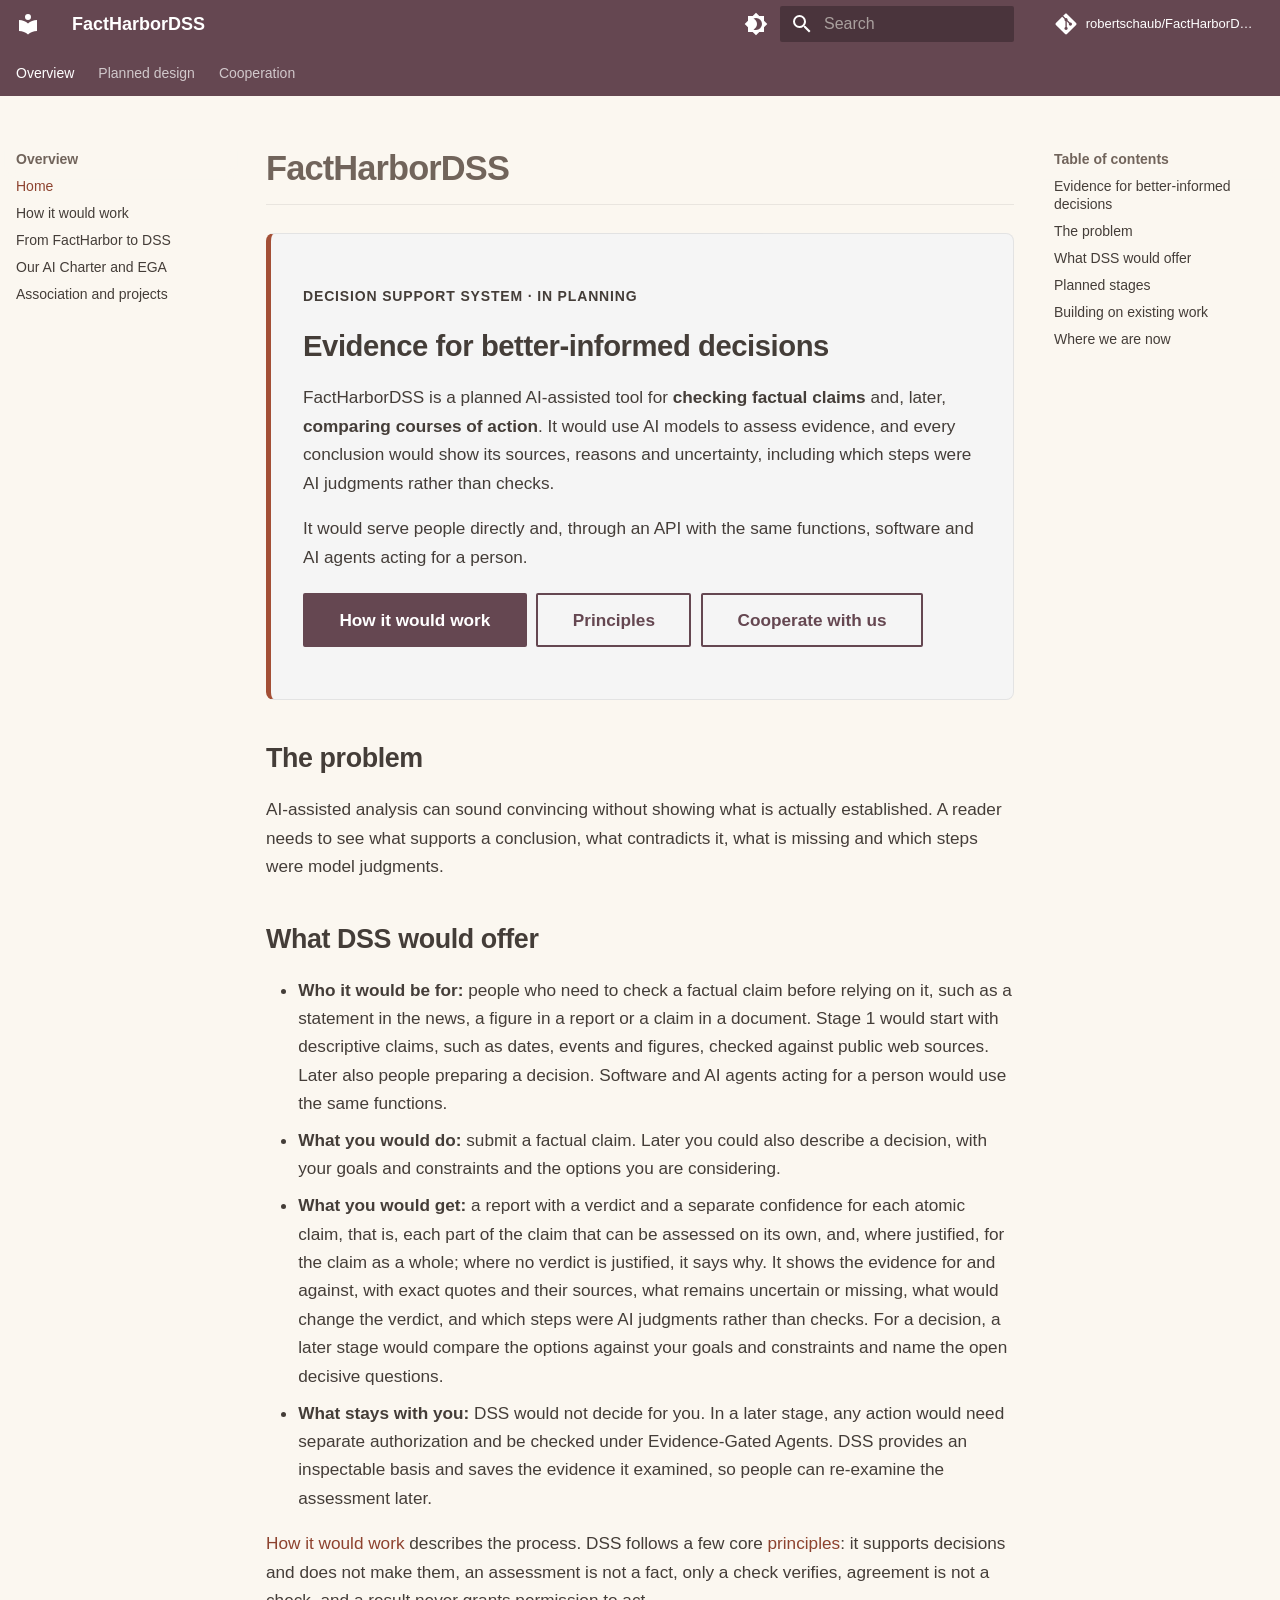
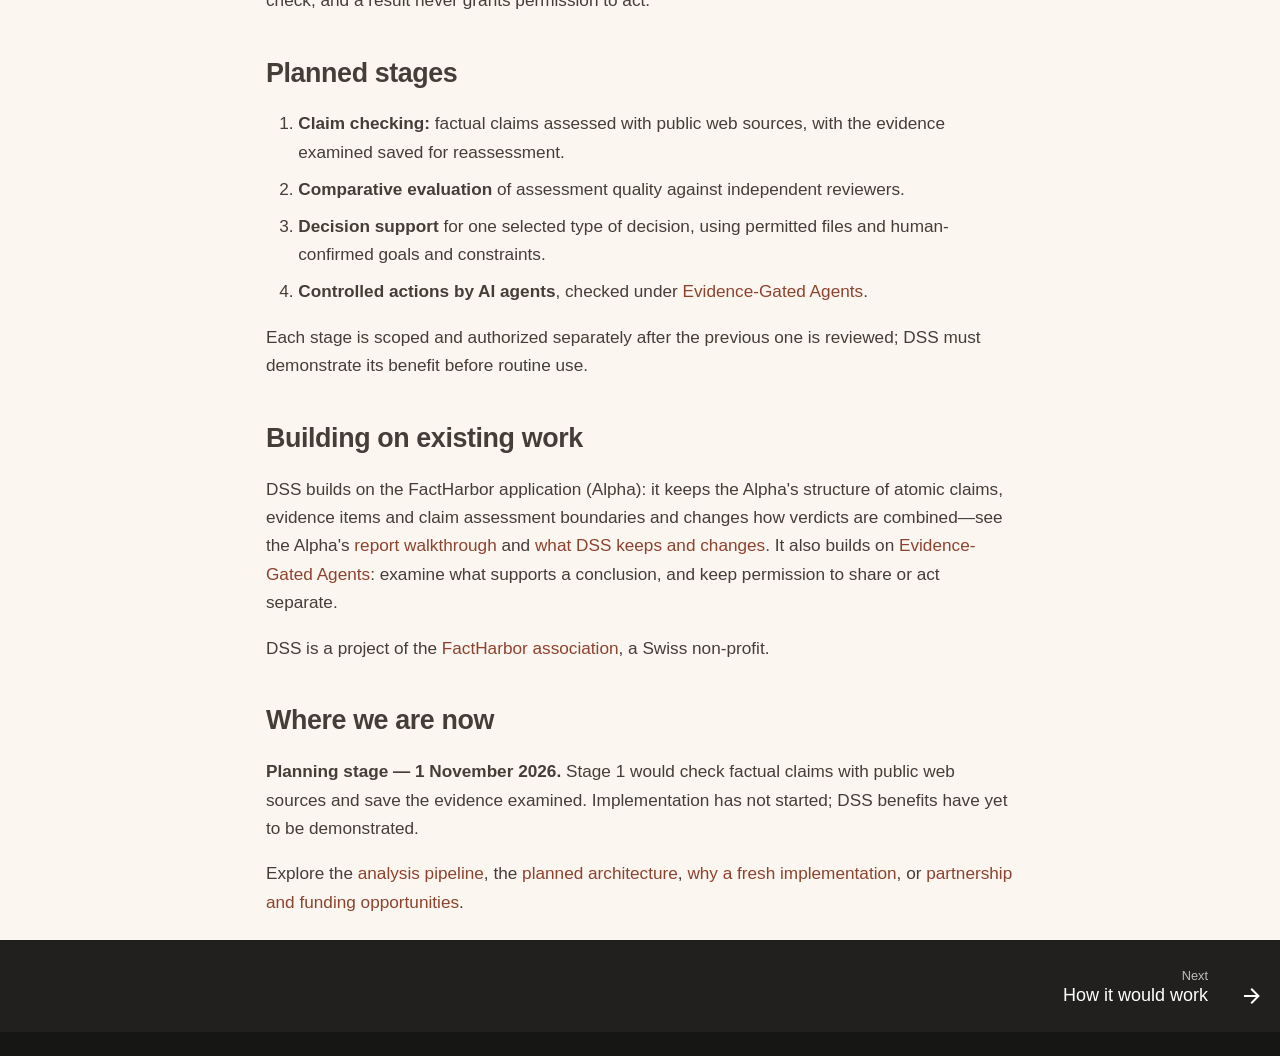
<file: index.html>
<!doctype html>
<html lang="en" class="no-js">
  <head>
    
      <meta charset="utf-8">
      <meta name="viewport" content="width=device-width,initial-scale=1">
      
        <meta name="description" content="Evidence-based claim assessment and decision support — purpose, development and cooperation.">
      
      
      
        <link rel="canonical" href="https://robertschaub.github.io/FactHarborDSS/index.html">
      
      
      
        <link rel="next" href="Concept.html">
      
      
        
      
      
      <link rel="icon" href="assets/images/favicon.png">
      <meta name="generator" content="mkdocs-1.6.1, mkdocs-material-9.7.6">
    
    
      
        <title>Home - FactHarborDSS</title>
      
    
    
      <link rel="stylesheet" href="assets/stylesheets/main.484c7ddc.min.css">
      
        
        <link rel="stylesheet" href="assets/stylesheets/palette.ab4e12ef.min.css">
      
      


    
    
      
    
    
      
    
    
      <link rel="stylesheet" href="assets/stylesheets/extra.css">
    
    <script>__md_scope=new URL(".",location),__md_hash=e=>[...e].reduce(((e,_)=>(e<<5)-e+_.charCodeAt(0)),0),__md_get=(e,_=localStorage,t=__md_scope)=>JSON.parse(_.getItem(t.pathname+"."+e)),__md_set=(e,_,t=localStorage,a=__md_scope)=>{try{t.setItem(a.pathname+"."+e,JSON.stringify(_))}catch(e){}}</script>
    
      

    
    
  </head>
  
  
    
    
      
    
    
    
    
    <body dir="ltr" data-md-color-scheme="default" data-md-color-primary="custom" data-md-color-accent="custom">
  
    
    <input class="md-toggle" data-md-toggle="drawer" type="checkbox" id="__drawer" autocomplete="off">
    <input class="md-toggle" data-md-toggle="search" type="checkbox" id="__search" autocomplete="off">
    <label class="md-overlay" for="__drawer"></label>
    <div data-md-component="skip">
      
        
        <a href="#factharbordss" class="md-skip">
          Skip to content
        </a>
      
    </div>
    <div data-md-component="announce">
      
    </div>
    
    
      

<header class="md-header" data-md-component="header">
  <nav class="md-header__inner md-grid" aria-label="Header">
    <a href="." title="FactHarborDSS" class="md-header__button md-logo" aria-label="FactHarborDSS" data-md-component="logo">
      
  
  <svg xmlns="http://www.w3.org/2000/svg" viewBox="0 0 24 24"><path d="M12 8a3 3 0 0 0 3-3 3 3 0 0 0-3-3 3 3 0 0 0-3 3 3 3 0 0 0 3 3m0 3.54C9.64 9.35 6.5 8 3 8v11c3.5 0 6.64 1.35 9 3.54 2.36-2.19 5.5-3.54 9-3.54V8c-3.5 0-6.64 1.35-9 3.54"/></svg>

    </a>
    <label class="md-header__button md-icon" for="__drawer">
      
      <svg xmlns="http://www.w3.org/2000/svg" viewBox="0 0 24 24"><path d="M3 6h18v2H3zm0 5h18v2H3zm0 5h18v2H3z"/></svg>
    </label>
    <div class="md-header__title" data-md-component="header-title">
      <div class="md-header__ellipsis">
        <div class="md-header__topic">
          <span class="md-ellipsis">
            FactHarborDSS
          </span>
        </div>
        <div class="md-header__topic" data-md-component="header-topic">
          <span class="md-ellipsis">
            
              Home
            
          </span>
        </div>
      </div>
    </div>
    
      
        <form class="md-header__option" data-md-component="palette">
  
    
    
    
    <input class="md-option" data-md-color-media="" data-md-color-scheme="default" data-md-color-primary="custom" data-md-color-accent="custom"  aria-label="Switch to dark mode"  type="radio" name="__palette" id="__palette_0">
    
      <label class="md-header__button md-icon" title="Switch to dark mode" for="__palette_1" hidden>
        <svg xmlns="http://www.w3.org/2000/svg" viewBox="0 0 24 24"><path d="M12 18c-.89 0-1.74-.2-2.5-.55C11.56 16.5 13 14.42 13 12s-1.44-4.5-3.5-5.45C10.26 6.2 11.11 6 12 6a6 6 0 0 1 6 6 6 6 0 0 1-6 6m8-9.31V4h-4.69L12 .69 8.69 4H4v4.69L.69 12 4 15.31V20h4.69L12 23.31 15.31 20H20v-4.69L23.31 12z"/></svg>
      </label>
    
  
    
    
    
    <input class="md-option" data-md-color-media="" data-md-color-scheme="slate" data-md-color-primary="custom" data-md-color-accent="custom"  aria-label="Switch to light mode"  type="radio" name="__palette" id="__palette_1">
    
      <label class="md-header__button md-icon" title="Switch to light mode" for="__palette_0" hidden>
        <svg xmlns="http://www.w3.org/2000/svg" viewBox="0 0 24 24"><path d="M12 8a4 4 0 0 0-4 4 4 4 0 0 0 4 4 4 4 0 0 0 4-4 4 4 0 0 0-4-4m0 10a6 6 0 0 1-6-6 6 6 0 0 1 6-6 6 6 0 0 1 6 6 6 6 0 0 1-6 6m8-9.31V4h-4.69L12 .69 8.69 4H4v4.69L.69 12 4 15.31V20h4.69L12 23.31 15.31 20H20v-4.69L23.31 12z"/></svg>
      </label>
    
  
</form>
      
    
    
      <script>var palette=__md_get("__palette");if(palette&&palette.color){if("(prefers-color-scheme)"===palette.color.media){var media=matchMedia("(prefers-color-scheme: light)"),input=document.querySelector(media.matches?"[data-md-color-media='(prefers-color-scheme: light)']":"[data-md-color-media='(prefers-color-scheme: dark)']");palette.color.media=input.getAttribute("data-md-color-media"),palette.color.scheme=input.getAttribute("data-md-color-scheme"),palette.color.primary=input.getAttribute("data-md-color-primary"),palette.color.accent=input.getAttribute("data-md-color-accent")}for(var[key,value]of Object.entries(palette.color))document.body.setAttribute("data-md-color-"+key,value)}</script>
    
    
    
      
      
        <label class="md-header__button md-icon" for="__search">
          
          <svg xmlns="http://www.w3.org/2000/svg" viewBox="0 0 24 24"><path d="M9.5 3A6.5 6.5 0 0 1 16 9.5c0 1.61-.59 3.09-1.56 4.23l.27.27h.79l5 5-1.5 1.5-5-5v-.79l-.27-.27A6.52 6.52 0 0 1 9.5 16 6.5 6.5 0 0 1 3 9.5 6.5 6.5 0 0 1 9.5 3m0 2C7 5 5 7 5 9.5S7 14 9.5 14 14 12 14 9.5 12 5 9.5 5"/></svg>
        </label>
        <div class="md-search" data-md-component="search" role="dialog">
  <label class="md-search__overlay" for="__search"></label>
  <div class="md-search__inner" role="search">
    <form class="md-search__form" name="search">
      <input type="text" class="md-search__input" name="query" aria-label="Search" placeholder="Search" autocapitalize="off" autocorrect="off" autocomplete="off" spellcheck="false" data-md-component="search-query" required>
      <label class="md-search__icon md-icon" for="__search">
        
        <svg xmlns="http://www.w3.org/2000/svg" viewBox="0 0 24 24"><path d="M9.5 3A6.5 6.5 0 0 1 16 9.5c0 1.61-.59 3.09-1.56 4.23l.27.27h.79l5 5-1.5 1.5-5-5v-.79l-.27-.27A6.52 6.52 0 0 1 9.5 16 6.5 6.5 0 0 1 3 9.5 6.5 6.5 0 0 1 9.5 3m0 2C7 5 5 7 5 9.5S7 14 9.5 14 14 12 14 9.5 12 5 9.5 5"/></svg>
        
        <svg xmlns="http://www.w3.org/2000/svg" viewBox="0 0 24 24"><path d="M20 11v2H8l5.5 5.5-1.42 1.42L4.16 12l7.92-7.92L13.5 5.5 8 11z"/></svg>
      </label>
      <nav class="md-search__options" aria-label="Search">
        
        <button type="reset" class="md-search__icon md-icon" title="Clear" aria-label="Clear" tabindex="-1">
          
          <svg xmlns="http://www.w3.org/2000/svg" viewBox="0 0 24 24"><path d="M19 6.41 17.59 5 12 10.59 6.41 5 5 6.41 10.59 12 5 17.59 6.41 19 12 13.41 17.59 19 19 17.59 13.41 12z"/></svg>
        </button>
      </nav>
      
        <div class="md-search__suggest" data-md-component="search-suggest"></div>
      
    </form>
    <div class="md-search__output">
      <div class="md-search__scrollwrap" tabindex="0" data-md-scrollfix>
        <div class="md-search-result" data-md-component="search-result">
          <div class="md-search-result__meta">
            Initializing search
          </div>
          <ol class="md-search-result__list" role="presentation"></ol>
        </div>
      </div>
    </div>
  </div>
</div>
      
    
    
      <div class="md-header__source">
        <a href="https://github.com/robertschaub/FactHarborDSS" title="Go to repository" class="md-source" data-md-component="source">
  <div class="md-source__icon md-icon">
    
    <svg xmlns="http://www.w3.org/2000/svg" viewBox="0 0 448 512"><!--! Font Awesome Free 7.1.0 by @fontawesome - https://fontawesome.com License - https://fontawesome.com/license/free (Icons: CC BY 4.0, Fonts: SIL OFL 1.1, Code: MIT License) Copyright 2025 Fonticons, Inc.--><path d="M439.6 236.1 244 40.5c-5.4-5.5-12.8-8.5-20.4-8.5s-15 3-20.4 8.4L162.5 81l51.5 51.5c27.1-9.1 52.7 16.8 43.4 43.7l49.7 49.7c34.2-11.8 61.2 31 35.5 56.7-26.5 26.5-70.2-2.9-56-37.3L240.3 199v121.9c25.3 12.5 22.3 41.8 9.1 55-6.4 6.4-15.2 10.1-24.3 10.1s-17.8-3.6-24.3-10.1c-17.6-17.6-11.1-46.9 11.2-56v-123c-20.8-8.5-24.6-30.7-18.6-45L142.6 101 8.5 235.1C3 240.6 0 247.9 0 255.5s3 15 8.5 20.4l195.6 195.7c5.4 5.4 12.7 8.4 20.4 8.4s15-3 20.4-8.4l194.7-194.7c5.4-5.4 8.4-12.8 8.4-20.4s-3-15-8.4-20.4"/></svg>
  </div>
  <div class="md-source__repository">
    robertschaub/FactHarborDSS
  </div>
</a>
      </div>
    
  </nav>
  
</header>
    
    <div class="md-container" data-md-component="container">
      
      
        
          
            
<nav class="md-tabs" aria-label="Tabs" data-md-component="tabs">
  <div class="md-grid">
    <ul class="md-tabs__list">
      
        
  
  
  
    
  
  
    
    
      <li class="md-tabs__item md-tabs__item--active">
        <a href="index.html" class="md-tabs__link">
          
  
  
  Overview

        </a>
      </li>
    
  

      
        
  
  
  
  
    
    
      <li class="md-tabs__item">
        <a href="Requirements.html" class="md-tabs__link">
          
  
  
  Planned design

        </a>
      </li>
    
  

      
        
  
  
  
  
    
    
      <li class="md-tabs__item">
        <a href="Cooperation.html" class="md-tabs__link">
          
  
  
  Cooperation

        </a>
      </li>
    
  

      
    </ul>
  </div>
</nav>
          
        
      
      <main class="md-main" data-md-component="main">
        <div class="md-main__inner md-grid">
          
            
              
              <div class="md-sidebar md-sidebar--primary" data-md-component="sidebar" data-md-type="navigation" >
                <div class="md-sidebar__scrollwrap">
                  <div class="md-sidebar__inner">
                    


  


<nav class="md-nav md-nav--primary md-nav--lifted" aria-label="Navigation" data-md-level="0">
  <label class="md-nav__title" for="__drawer">
    <a href="." title="FactHarborDSS" class="md-nav__button md-logo" aria-label="FactHarborDSS" data-md-component="logo">
      
  
  <svg xmlns="http://www.w3.org/2000/svg" viewBox="0 0 24 24"><path d="M12 8a3 3 0 0 0 3-3 3 3 0 0 0-3-3 3 3 0 0 0-3 3 3 3 0 0 0 3 3m0 3.54C9.64 9.35 6.5 8 3 8v11c3.5 0 6.64 1.35 9 3.54 2.36-2.19 5.5-3.54 9-3.54V8c-3.5 0-6.64 1.35-9 3.54"/></svg>

    </a>
    FactHarborDSS
  </label>
  
    <div class="md-nav__source">
      <a href="https://github.com/robertschaub/FactHarborDSS" title="Go to repository" class="md-source" data-md-component="source">
  <div class="md-source__icon md-icon">
    
    <svg xmlns="http://www.w3.org/2000/svg" viewBox="0 0 448 512"><!--! Font Awesome Free 7.1.0 by @fontawesome - https://fontawesome.com License - https://fontawesome.com/license/free (Icons: CC BY 4.0, Fonts: SIL OFL 1.1, Code: MIT License) Copyright 2025 Fonticons, Inc.--><path d="M439.6 236.1 244 40.5c-5.4-5.5-12.8-8.5-20.4-8.5s-15 3-20.4 8.4L162.5 81l51.5 51.5c27.1-9.1 52.7 16.8 43.4 43.7l49.7 49.7c34.2-11.8 61.2 31 35.5 56.7-26.5 26.5-70.2-2.9-56-37.3L240.3 199v121.9c25.3 12.5 22.3 41.8 9.1 55-6.4 6.4-15.2 10.1-24.3 10.1s-17.8-3.6-24.3-10.1c-17.6-17.6-11.1-46.9 11.2-56v-123c-20.8-8.5-24.6-30.7-18.6-45L142.6 101 8.5 235.1C3 240.6 0 247.9 0 255.5s3 15 8.5 20.4l195.6 195.7c5.4 5.4 12.7 8.4 20.4 8.4s15-3 20.4-8.4l194.7-194.7c5.4-5.4 8.4-12.8 8.4-20.4s-3-15-8.4-20.4"/></svg>
  </div>
  <div class="md-source__repository">
    robertschaub/FactHarborDSS
  </div>
</a>
    </div>
  
  <ul class="md-nav__list" data-md-scrollfix>
    
      
      
  
  
    
  
  
  
    
    
    
    
      
        
        
      
      
        
      
    
    
    <li class="md-nav__item md-nav__item--active md-nav__item--section md-nav__item--nested">
      
        
        
        <input class="md-nav__toggle md-toggle " type="checkbox" id="__nav_1" checked>
        
          
          <label class="md-nav__link" for="__nav_1" id="__nav_1_label" tabindex="">
            
  
  
  <span class="md-ellipsis">
    
  
    Overview
  

    
  </span>
  
  

            <span class="md-nav__icon md-icon"></span>
          </label>
        
        <nav class="md-nav" data-md-level="1" aria-labelledby="__nav_1_label" aria-expanded="true">
          <label class="md-nav__title" for="__nav_1">
            <span class="md-nav__icon md-icon"></span>
            
  
    Overview
  

          </label>
          <ul class="md-nav__list" data-md-scrollfix>
            
              
                
  
  
    
  
  
  
    <li class="md-nav__item md-nav__item--active">
      
      <input class="md-nav__toggle md-toggle" type="checkbox" id="__toc">
      
      
        
      
      
        <label class="md-nav__link md-nav__link--active" for="__toc">
          
  
  
  <span class="md-ellipsis">
    
  
    Home
  

    
  </span>
  
  

          <span class="md-nav__icon md-icon"></span>
        </label>
      
      <a href="index.html" class="md-nav__link md-nav__link--active">
        
  
  
  <span class="md-ellipsis">
    
  
    Home
  

    
  </span>
  
  

      </a>
      
        

<nav class="md-nav md-nav--secondary" aria-label="Table of contents">
  
  
  
    
  
  
    <label class="md-nav__title" for="__toc">
      <span class="md-nav__icon md-icon"></span>
      Table of contents
    </label>
    <ul class="md-nav__list" data-md-component="toc" data-md-scrollfix>
      
        <li class="md-nav__item">
  <a href="#evidence-for-better-informed-decisions" class="md-nav__link">
    <span class="md-ellipsis">
      
        Evidence for better-informed decisions
      
    </span>
  </a>
  
</li>
      
        <li class="md-nav__item">
  <a href="#the-problem" class="md-nav__link">
    <span class="md-ellipsis">
      
        The problem
      
    </span>
  </a>
  
</li>
      
        <li class="md-nav__item">
  <a href="#what-dss-would-offer" class="md-nav__link">
    <span class="md-ellipsis">
      
        What DSS would offer
      
    </span>
  </a>
  
</li>
      
        <li class="md-nav__item">
  <a href="#planned-stages" class="md-nav__link">
    <span class="md-ellipsis">
      
        Planned stages
      
    </span>
  </a>
  
</li>
      
        <li class="md-nav__item">
  <a href="#building-on-existing-work" class="md-nav__link">
    <span class="md-ellipsis">
      
        Building on existing work
      
    </span>
  </a>
  
</li>
      
        <li class="md-nav__item">
  <a href="#where-we-are-now" class="md-nav__link">
    <span class="md-ellipsis">
      
        Where we are now
      
    </span>
  </a>
  
</li>
      
    </ul>
  
</nav>
      
    </li>
  

              
            
              
                
  
  
  
  
    <li class="md-nav__item">
      <a href="Concept.html" class="md-nav__link">
        
  
  
  <span class="md-ellipsis">
    
  
    How it would work
  

    
  </span>
  
  

      </a>
    </li>
  

              
            
              
                
  
  
  
  
    <li class="md-nav__item">
      <a href="FactHarbor.html" class="md-nav__link">
        
  
  
  <span class="md-ellipsis">
    
  
    From FactHarbor to DSS
  

    
  </span>
  
  

      </a>
    </li>
  

              
            
              
                
  
  
  
  
    <li class="md-nav__item">
      <a href="Charter-and-EGA.html" class="md-nav__link">
        
  
  
  <span class="md-ellipsis">
    
  
    Our AI Charter and EGA
  

    
  </span>
  
  

      </a>
    </li>
  

              
            
              
                
  
  
  
  
    <li class="md-nav__item">
      <a href="Background.html" class="md-nav__link">
        
  
  
  <span class="md-ellipsis">
    
  
    Association and projects
  

    
  </span>
  
  

      </a>
    </li>
  

              
            
          </ul>
        </nav>
      
    </li>
  

    
      
      
  
  
  
  
    
    
    
    
      
      
        
      
    
    
    <li class="md-nav__item md-nav__item--nested">
      
        
        
        <input class="md-nav__toggle md-toggle " type="checkbox" id="__nav_2" >
        
          
          <label class="md-nav__link" for="__nav_2" id="__nav_2_label" tabindex="0">
            
  
  
  <span class="md-ellipsis">
    
  
    Planned design
  

    
  </span>
  
  

            <span class="md-nav__icon md-icon"></span>
          </label>
        
        <nav class="md-nav" data-md-level="1" aria-labelledby="__nav_2_label" aria-expanded="false">
          <label class="md-nav__title" for="__nav_2">
            <span class="md-nav__icon md-icon"></span>
            
  
    Planned design
  

          </label>
          <ul class="md-nav__list" data-md-scrollfix>
            
              
                
  
  
  
  
    <li class="md-nav__item">
      <a href="Requirements.html" class="md-nav__link">
        
  
  
  <span class="md-ellipsis">
    
  
    Principles
  

    
  </span>
  
  

      </a>
    </li>
  

              
            
              
                
  
  
  
  
    <li class="md-nav__item">
      <a href="Pipeline.html" class="md-nav__link">
        
  
  
  <span class="md-ellipsis">
    
  
    Analysis pipeline
  

    
  </span>
  
  

      </a>
    </li>
  

              
            
              
                
  
  
  
  
    <li class="md-nav__item">
      <a href="Architecture.html" class="md-nav__link">
        
  
  
  <span class="md-ellipsis">
    
  
    Planned architecture
  

    
  </span>
  
  

      </a>
    </li>
  

              
            
              
                
  
  
  
  
    <li class="md-nav__item">
      <a href="Rationale.html" class="md-nav__link">
        
  
  
  <span class="md-ellipsis">
    
  
    Why a fresh implementation
  

    
  </span>
  
  

      </a>
    </li>
  

              
            
          </ul>
        </nav>
      
    </li>
  

    
      
      
  
  
  
  
    
    
    
    
      
      
        
      
    
    
    <li class="md-nav__item md-nav__item--nested">
      
        
        
        <input class="md-nav__toggle md-toggle " type="checkbox" id="__nav_3" >
        
          
          <label class="md-nav__link" for="__nav_3" id="__nav_3_label" tabindex="0">
            
  
  
  <span class="md-ellipsis">
    
  
    Cooperation
  

    
  </span>
  
  

            <span class="md-nav__icon md-icon"></span>
          </label>
        
        <nav class="md-nav" data-md-level="1" aria-labelledby="__nav_3_label" aria-expanded="false">
          <label class="md-nav__title" for="__nav_3">
            <span class="md-nav__icon md-icon"></span>
            
  
    Cooperation
  

          </label>
          <ul class="md-nav__list" data-md-scrollfix>
            
              
                
  
  
  
  
    <li class="md-nav__item">
      <a href="Cooperation.html" class="md-nav__link">
        
  
  
  <span class="md-ellipsis">
    
  
    Partnerships and funding
  

    
  </span>
  
  

      </a>
    </li>
  

              
            
              
                
  
  
  
  
    <li class="md-nav__item">
      <a href="Links.html" class="md-nav__link">
        
  
  
  <span class="md-ellipsis">
    
  
    Explore and contact
  

    
  </span>
  
  

      </a>
    </li>
  

              
            
          </ul>
        </nav>
      
    </li>
  

    
  </ul>
</nav>
                  </div>
                </div>
              </div>
            
            
              
              <div class="md-sidebar md-sidebar--secondary" data-md-component="sidebar" data-md-type="toc" >
                <div class="md-sidebar__scrollwrap">
                  <div class="md-sidebar__inner">
                    

<nav class="md-nav md-nav--secondary" aria-label="Table of contents">
  
  
  
    
  
  
    <label class="md-nav__title" for="__toc">
      <span class="md-nav__icon md-icon"></span>
      Table of contents
    </label>
    <ul class="md-nav__list" data-md-component="toc" data-md-scrollfix>
      
        <li class="md-nav__item">
  <a href="#evidence-for-better-informed-decisions" class="md-nav__link">
    <span class="md-ellipsis">
      
        Evidence for better-informed decisions
      
    </span>
  </a>
  
</li>
      
        <li class="md-nav__item">
  <a href="#the-problem" class="md-nav__link">
    <span class="md-ellipsis">
      
        The problem
      
    </span>
  </a>
  
</li>
      
        <li class="md-nav__item">
  <a href="#what-dss-would-offer" class="md-nav__link">
    <span class="md-ellipsis">
      
        What DSS would offer
      
    </span>
  </a>
  
</li>
      
        <li class="md-nav__item">
  <a href="#planned-stages" class="md-nav__link">
    <span class="md-ellipsis">
      
        Planned stages
      
    </span>
  </a>
  
</li>
      
        <li class="md-nav__item">
  <a href="#building-on-existing-work" class="md-nav__link">
    <span class="md-ellipsis">
      
        Building on existing work
      
    </span>
  </a>
  
</li>
      
        <li class="md-nav__item">
  <a href="#where-we-are-now" class="md-nav__link">
    <span class="md-ellipsis">
      
        Where we are now
      
    </span>
  </a>
  
</li>
      
    </ul>
  
</nav>
                  </div>
                </div>
              </div>
            
          
          
            <div class="md-content" data-md-component="content">
              
              <article class="md-content__inner md-typeset">
                
                  



<h1 id="factharbordss">FactHarborDSS<a class="headerlink" href="#factharbordss" title="Permanent link">&para;</a></h1>
<div class="dss-intro">
<p><span class="dss-eyebrow">Decision Support System · In planning</span></p>
<h2 id="evidence-for-better-informed-decisions">Evidence for better-informed decisions<a class="headerlink" href="#evidence-for-better-informed-decisions" title="Permanent link">&para;</a></h2>
<p>FactHarborDSS is a planned AI-assisted tool for <strong>checking factual claims</strong> and, later, <strong>comparing courses of action</strong>. It would use AI models to assess evidence, and every conclusion would show its sources, reasons and uncertainty, including which steps were AI judgments rather than checks.</p>
<p>It would serve people directly and, through an API with the same functions, software and AI agents acting for a person.</p>
<p><a class="md-button md-button--primary" href="Concept.html">How it would work</a>
<a class="md-button" href="Requirements.html">Principles</a>
<a class="md-button" href="Cooperation.html">Cooperate with us</a></p>
</div>
<h2 id="the-problem">The problem<a class="headerlink" href="#the-problem" title="Permanent link">&para;</a></h2>
<p>AI-assisted analysis can sound convincing without showing what is actually established. A reader needs to see what supports a conclusion, what contradicts it, what is missing and which steps were model judgments.</p>
<h2 id="what-dss-would-offer">What DSS would offer<a class="headerlink" href="#what-dss-would-offer" title="Permanent link">&para;</a></h2>
<ul>
<li><strong>Who it would be for:</strong> people who need to check a factual claim before relying on it, such as a statement in the news, a figure in a report or a claim in a document. Stage 1 would start with descriptive claims, such as dates, events and figures, checked against public web sources. Later also people preparing a decision. Software and AI agents acting for a person would use the same functions.</li>
<li><strong>What you would do:</strong> submit a factual claim. Later you could also describe a decision, with your goals and constraints and the options you are considering.</li>
<li><strong>What you would get:</strong> a report with a verdict and a separate confidence for each atomic claim, that is, each part of the claim that can be assessed on its own, and, where justified, for the claim as a whole; where no verdict is justified, it says why. It shows the evidence for and against, with exact quotes and their sources, what remains uncertain or missing, what would change the verdict, and which steps were AI judgments rather than checks. For a decision, a later stage would compare the options against your goals and constraints and name the open decisive questions.</li>
<li><strong>What stays with you:</strong> DSS would not decide for you. In a later stage, any action would need separate authorization and be checked under Evidence-Gated Agents. DSS provides an inspectable basis and saves the evidence it examined, so people can re-examine the assessment later.</li>
</ul>
<p><a id="the-approach"></a></p>
<p><a href="Concept.html">How it would work</a> describes the process. DSS follows a few core <a href="Requirements.html">principles</a>: it supports decisions and does not make them, an assessment is not a fact, only a check verifies, agreement is not a check, and a result never grants permission to act.</p>
<h2 id="planned-stages">Planned stages<a class="headerlink" href="#planned-stages" title="Permanent link">&para;</a></h2>
<ol>
<li><strong>Claim checking:</strong> factual claims assessed with public web sources, with the evidence examined saved for reassessment.</li>
<li><strong>Comparative evaluation</strong> of assessment quality against independent reviewers.</li>
<li><strong>Decision support</strong> for one selected type of decision, using permitted files and human-confirmed goals and constraints.</li>
<li><strong>Controlled actions by AI agents</strong>, checked under <a href="Charter-and-EGA.html">Evidence-Gated Agents</a>.</li>
</ol>
<p>Each stage is scoped and authorized separately after the previous one is reviewed; DSS must demonstrate its benefit before routine use.</p>
<h2 id="building-on-existing-work">Building on existing work<a class="headerlink" href="#building-on-existing-work" title="Permanent link">&para;</a></h2>
<p>DSS builds on the FactHarbor application (Alpha): it keeps the Alpha's structure of atomic claims, evidence items and claim assessment boundaries and changes how verdicts are combined—see the Alpha's <a href="https://robertschaub.github.io/FactHarbor/#read-a-report">report walkthrough</a> and <a href="FactHarbor.html">what DSS keeps and changes</a>. It also builds on <a href="Charter-and-EGA.html">Evidence-Gated Agents</a>: examine what supports a conclusion, and keep permission to share or act separate.</p>
<p>DSS is a project of the <a href="Background.html">FactHarbor association</a>, a Swiss non-profit.</p>
<h2 id="where-we-are-now">Where we are now<a class="headerlink" href="#where-we-are-now" title="Permanent link">&para;</a></h2>
<p><strong>Planning stage — 1 November 2026.</strong> Stage 1 would check factual claims with public web sources and save the evidence examined. Implementation has not started; DSS benefits have yet to be demonstrated.</p>
<p>Explore the <a href="Pipeline.html">analysis pipeline</a>, the <a href="Architecture.html">planned architecture</a>, <a href="Rationale.html">why a fresh implementation</a>, or <a href="Cooperation.html">partnership and funding opportunities</a>.</p>












                
              </article>
            </div>
          
          
<script>var target=document.getElementById(location.hash.slice(1));target&&target.name&&(target.checked=target.name.startsWith("__tabbed_"))</script>
        </div>
        
          <button type="button" class="md-top md-icon" data-md-component="top" hidden>
  
  <svg xmlns="http://www.w3.org/2000/svg" viewBox="0 0 24 24"><path d="M13 20h-2V8l-5.5 5.5-1.42-1.42L12 4.16l7.92 7.92-1.42 1.42L13 8z"/></svg>
  Back to top
</button>
        
      </main>
      
        <footer class="md-footer">
  
    
      
      <nav class="md-footer__inner md-grid" aria-label="Footer" >
        
        
          
          <a href="Concept.html" class="md-footer__link md-footer__link--next" aria-label="Next: How it would work">
            <div class="md-footer__title">
              <span class="md-footer__direction">
                Next
              </span>
              <div class="md-ellipsis">
                How it would work
              </div>
            </div>
            <div class="md-footer__button md-icon">
              
              <svg xmlns="http://www.w3.org/2000/svg" viewBox="0 0 24 24"><path d="M4 11v2h12l-5.5 5.5 1.42 1.42L19.84 12l-7.92-7.92L10.5 5.5 16 11z"/></svg>
            </div>
          </a>
        
      </nav>
    
  
  <div class="md-footer-meta md-typeset">
    <div class="md-footer-meta__inner md-grid">
      <div class="md-copyright">
  
  
</div>
      
    </div>
  </div>
</footer>
      
    </div>
    <div class="md-dialog" data-md-component="dialog">
      <div class="md-dialog__inner md-typeset"></div>
    </div>
    
    
    
      
      
      <script id="__config" type="application/json">{"annotate": null, "base": ".", "features": ["navigation.tabs", "navigation.sections", "navigation.top", "navigation.footer", "toc.follow", "search.suggest", "search.highlight", "content.code.copy"], "search": "assets/javascripts/workers/search.2c215733.min.js", "tags": null, "translations": {"clipboard.copied": "Copied to clipboard", "clipboard.copy": "Copy to clipboard", "search.result.more.one": "1 more on this page", "search.result.more.other": "# more on this page", "search.result.none": "No matching documents", "search.result.one": "1 matching document", "search.result.other": "# matching documents", "search.result.placeholder": "Type to start searching", "search.result.term.missing": "Missing", "select.version": "Select version"}, "version": null}</script>
    
    
      <script src="assets/javascripts/bundle.79ae519e.min.js"></script>
      
    
  </body>
</html>
</file>
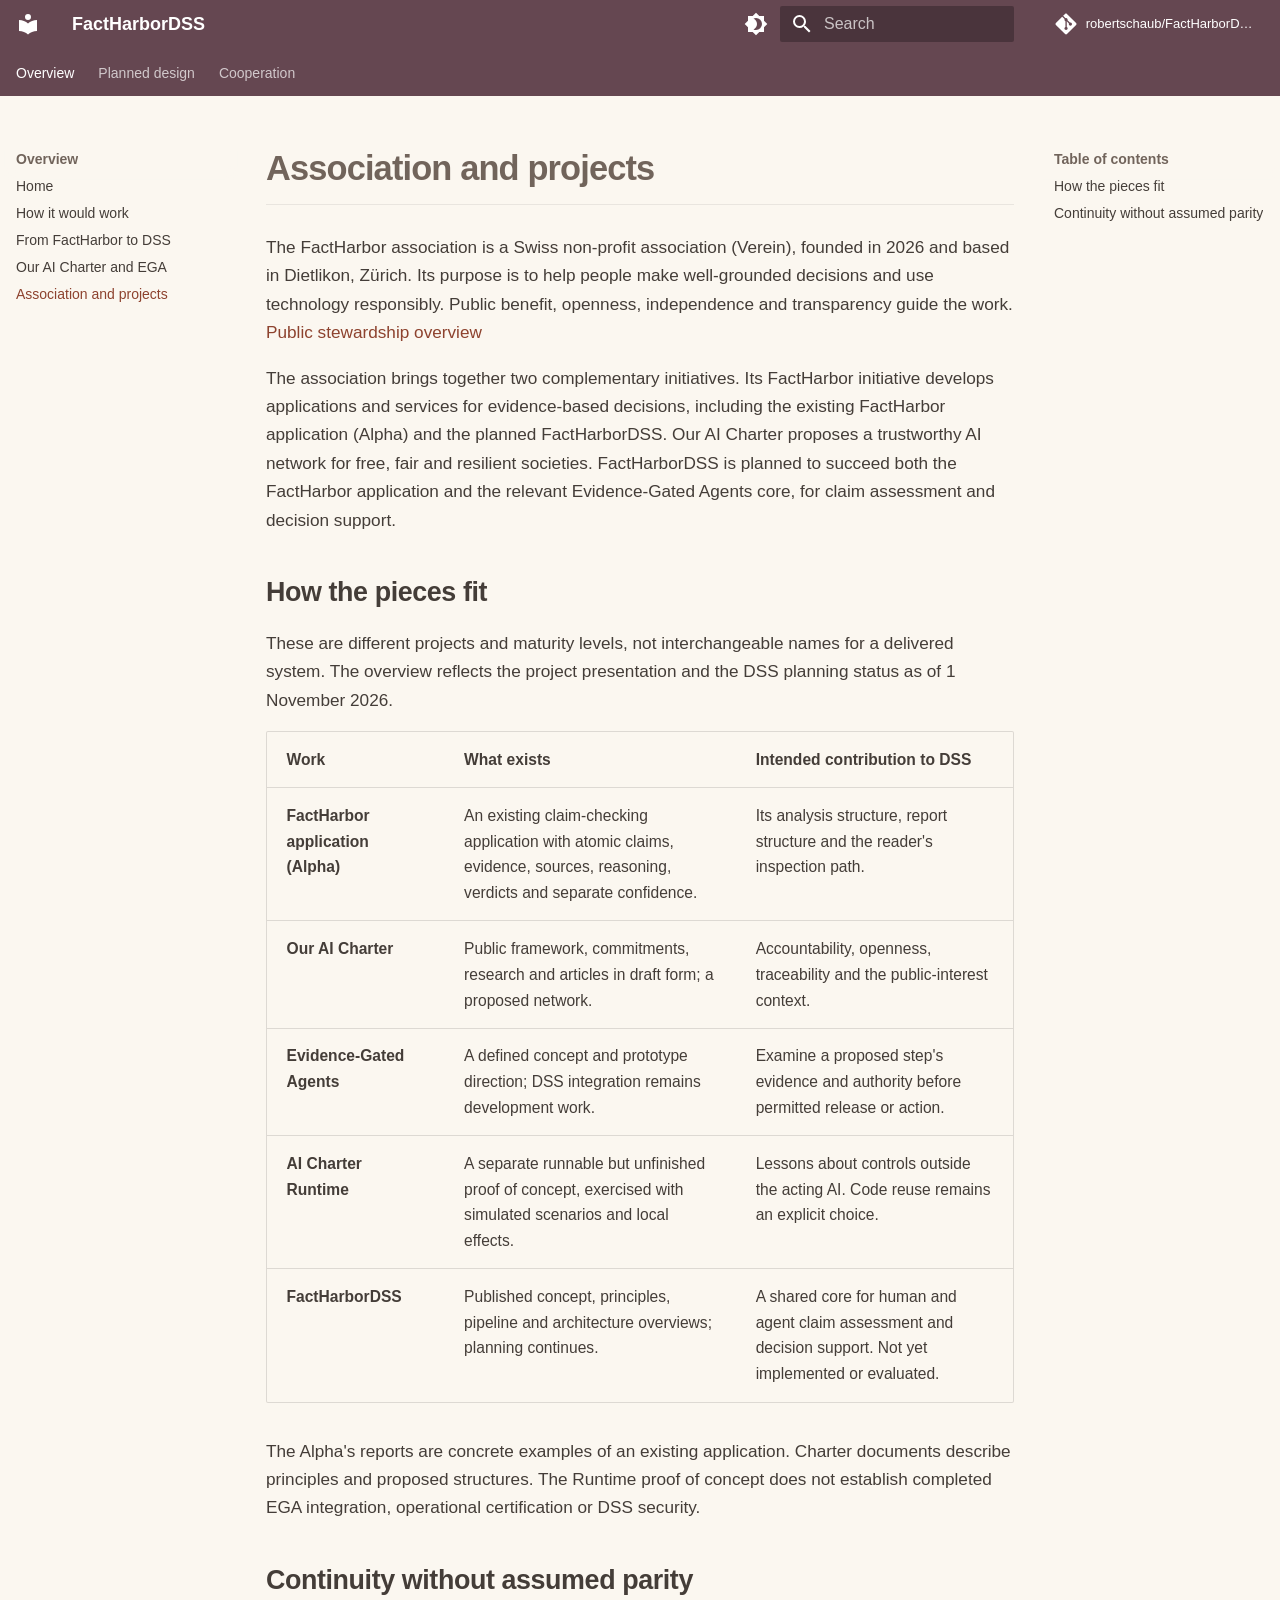
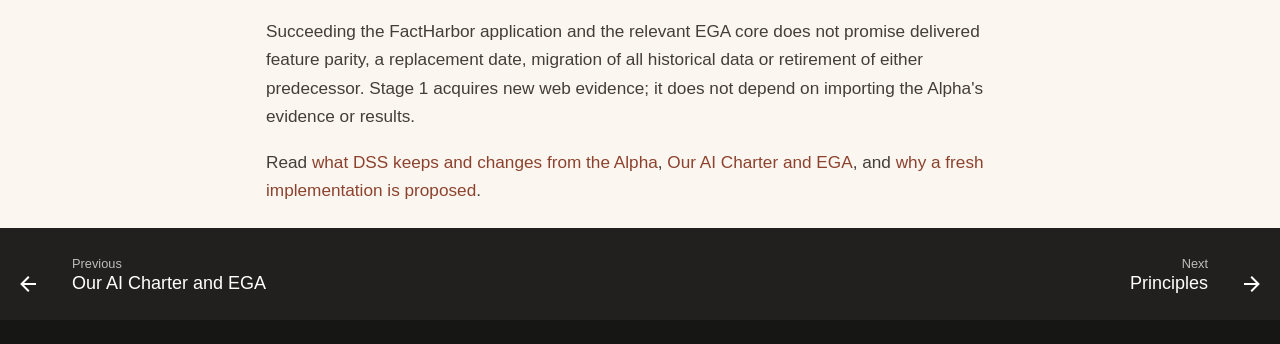
<file: Background.html>
<!doctype html>
<html lang="en" class="no-js">
  <head>
    
      <meta charset="utf-8">
      <meta name="viewport" content="width=device-width,initial-scale=1">
      
        <meta name="description" content="Evidence-based claim assessment and decision support — purpose, development and cooperation.">
      
      
      
        <link rel="canonical" href="https://robertschaub.github.io/FactHarborDSS/Background.html">
      
      
        <link rel="prev" href="Charter-and-EGA.html">
      
      
        <link rel="next" href="Requirements.html">
      
      
        
      
      
      <link rel="icon" href="assets/images/favicon.png">
      <meta name="generator" content="mkdocs-1.6.1, mkdocs-material-9.7.6">
    
    
      
        <title>Association and projects - FactHarborDSS</title>
      
    
    
      <link rel="stylesheet" href="assets/stylesheets/main.484c7ddc.min.css">
      
        
        <link rel="stylesheet" href="assets/stylesheets/palette.ab4e12ef.min.css">
      
      


    
    
      
    
    
      
    
    
      <link rel="stylesheet" href="assets/stylesheets/extra.css">
    
    <script>__md_scope=new URL(".",location),__md_hash=e=>[...e].reduce(((e,_)=>(e<<5)-e+_.charCodeAt(0)),0),__md_get=(e,_=localStorage,t=__md_scope)=>JSON.parse(_.getItem(t.pathname+"."+e)),__md_set=(e,_,t=localStorage,a=__md_scope)=>{try{t.setItem(a.pathname+"."+e,JSON.stringify(_))}catch(e){}}</script>
    
      

    
    
  </head>
  
  
    
    
      
    
    
    
    
    <body dir="ltr" data-md-color-scheme="default" data-md-color-primary="custom" data-md-color-accent="custom">
  
    
    <input class="md-toggle" data-md-toggle="drawer" type="checkbox" id="__drawer" autocomplete="off">
    <input class="md-toggle" data-md-toggle="search" type="checkbox" id="__search" autocomplete="off">
    <label class="md-overlay" for="__drawer"></label>
    <div data-md-component="skip">
      
        
        <a href="#association-and-projects" class="md-skip">
          Skip to content
        </a>
      
    </div>
    <div data-md-component="announce">
      
    </div>
    
    
      

<header class="md-header" data-md-component="header">
  <nav class="md-header__inner md-grid" aria-label="Header">
    <a href="." title="FactHarborDSS" class="md-header__button md-logo" aria-label="FactHarborDSS" data-md-component="logo">
      
  
  <svg xmlns="http://www.w3.org/2000/svg" viewBox="0 0 24 24"><path d="M12 8a3 3 0 0 0 3-3 3 3 0 0 0-3-3 3 3 0 0 0-3 3 3 3 0 0 0 3 3m0 3.54C9.64 9.35 6.5 8 3 8v11c3.5 0 6.64 1.35 9 3.54 2.36-2.19 5.5-3.54 9-3.54V8c-3.5 0-6.64 1.35-9 3.54"/></svg>

    </a>
    <label class="md-header__button md-icon" for="__drawer">
      
      <svg xmlns="http://www.w3.org/2000/svg" viewBox="0 0 24 24"><path d="M3 6h18v2H3zm0 5h18v2H3zm0 5h18v2H3z"/></svg>
    </label>
    <div class="md-header__title" data-md-component="header-title">
      <div class="md-header__ellipsis">
        <div class="md-header__topic">
          <span class="md-ellipsis">
            FactHarborDSS
          </span>
        </div>
        <div class="md-header__topic" data-md-component="header-topic">
          <span class="md-ellipsis">
            
              Association and projects
            
          </span>
        </div>
      </div>
    </div>
    
      
        <form class="md-header__option" data-md-component="palette">
  
    
    
    
    <input class="md-option" data-md-color-media="" data-md-color-scheme="default" data-md-color-primary="custom" data-md-color-accent="custom"  aria-label="Switch to dark mode"  type="radio" name="__palette" id="__palette_0">
    
      <label class="md-header__button md-icon" title="Switch to dark mode" for="__palette_1" hidden>
        <svg xmlns="http://www.w3.org/2000/svg" viewBox="0 0 24 24"><path d="M12 18c-.89 0-1.74-.2-2.5-.55C11.56 16.5 13 14.42 13 12s-1.44-4.5-3.5-5.45C10.26 6.2 11.11 6 12 6a6 6 0 0 1 6 6 6 6 0 0 1-6 6m8-9.31V4h-4.69L12 .69 8.69 4H4v4.69L.69 12 4 15.31V20h4.69L12 23.31 15.31 20H20v-4.69L23.31 12z"/></svg>
      </label>
    
  
    
    
    
    <input class="md-option" data-md-color-media="" data-md-color-scheme="slate" data-md-color-primary="custom" data-md-color-accent="custom"  aria-label="Switch to light mode"  type="radio" name="__palette" id="__palette_1">
    
      <label class="md-header__button md-icon" title="Switch to light mode" for="__palette_0" hidden>
        <svg xmlns="http://www.w3.org/2000/svg" viewBox="0 0 24 24"><path d="M12 8a4 4 0 0 0-4 4 4 4 0 0 0 4 4 4 4 0 0 0 4-4 4 4 0 0 0-4-4m0 10a6 6 0 0 1-6-6 6 6 0 0 1 6-6 6 6 0 0 1 6 6 6 6 0 0 1-6 6m8-9.31V4h-4.69L12 .69 8.69 4H4v4.69L.69 12 4 15.31V20h4.69L12 23.31 15.31 20H20v-4.69L23.31 12z"/></svg>
      </label>
    
  
</form>
      
    
    
      <script>var palette=__md_get("__palette");if(palette&&palette.color){if("(prefers-color-scheme)"===palette.color.media){var media=matchMedia("(prefers-color-scheme: light)"),input=document.querySelector(media.matches?"[data-md-color-media='(prefers-color-scheme: light)']":"[data-md-color-media='(prefers-color-scheme: dark)']");palette.color.media=input.getAttribute("data-md-color-media"),palette.color.scheme=input.getAttribute("data-md-color-scheme"),palette.color.primary=input.getAttribute("data-md-color-primary"),palette.color.accent=input.getAttribute("data-md-color-accent")}for(var[key,value]of Object.entries(palette.color))document.body.setAttribute("data-md-color-"+key,value)}</script>
    
    
    
      
      
        <label class="md-header__button md-icon" for="__search">
          
          <svg xmlns="http://www.w3.org/2000/svg" viewBox="0 0 24 24"><path d="M9.5 3A6.5 6.5 0 0 1 16 9.5c0 1.61-.59 3.09-1.56 4.23l.27.27h.79l5 5-1.5 1.5-5-5v-.79l-.27-.27A6.52 6.52 0 0 1 9.5 16 6.5 6.5 0 0 1 3 9.5 6.5 6.5 0 0 1 9.5 3m0 2C7 5 5 7 5 9.5S7 14 9.5 14 14 12 14 9.5 12 5 9.5 5"/></svg>
        </label>
        <div class="md-search" data-md-component="search" role="dialog">
  <label class="md-search__overlay" for="__search"></label>
  <div class="md-search__inner" role="search">
    <form class="md-search__form" name="search">
      <input type="text" class="md-search__input" name="query" aria-label="Search" placeholder="Search" autocapitalize="off" autocorrect="off" autocomplete="off" spellcheck="false" data-md-component="search-query" required>
      <label class="md-search__icon md-icon" for="__search">
        
        <svg xmlns="http://www.w3.org/2000/svg" viewBox="0 0 24 24"><path d="M9.5 3A6.5 6.5 0 0 1 16 9.5c0 1.61-.59 3.09-1.56 4.23l.27.27h.79l5 5-1.5 1.5-5-5v-.79l-.27-.27A6.52 6.52 0 0 1 9.5 16 6.5 6.5 0 0 1 3 9.5 6.5 6.5 0 0 1 9.5 3m0 2C7 5 5 7 5 9.5S7 14 9.5 14 14 12 14 9.5 12 5 9.5 5"/></svg>
        
        <svg xmlns="http://www.w3.org/2000/svg" viewBox="0 0 24 24"><path d="M20 11v2H8l5.5 5.5-1.42 1.42L4.16 12l7.92-7.92L13.5 5.5 8 11z"/></svg>
      </label>
      <nav class="md-search__options" aria-label="Search">
        
        <button type="reset" class="md-search__icon md-icon" title="Clear" aria-label="Clear" tabindex="-1">
          
          <svg xmlns="http://www.w3.org/2000/svg" viewBox="0 0 24 24"><path d="M19 6.41 17.59 5 12 10.59 6.41 5 5 6.41 10.59 12 5 17.59 6.41 19 12 13.41 17.59 19 19 17.59 13.41 12z"/></svg>
        </button>
      </nav>
      
        <div class="md-search__suggest" data-md-component="search-suggest"></div>
      
    </form>
    <div class="md-search__output">
      <div class="md-search__scrollwrap" tabindex="0" data-md-scrollfix>
        <div class="md-search-result" data-md-component="search-result">
          <div class="md-search-result__meta">
            Initializing search
          </div>
          <ol class="md-search-result__list" role="presentation"></ol>
        </div>
      </div>
    </div>
  </div>
</div>
      
    
    
      <div class="md-header__source">
        <a href="https://github.com/robertschaub/FactHarborDSS" title="Go to repository" class="md-source" data-md-component="source">
  <div class="md-source__icon md-icon">
    
    <svg xmlns="http://www.w3.org/2000/svg" viewBox="0 0 448 512"><!--! Font Awesome Free 7.1.0 by @fontawesome - https://fontawesome.com License - https://fontawesome.com/license/free (Icons: CC BY 4.0, Fonts: SIL OFL 1.1, Code: MIT License) Copyright 2025 Fonticons, Inc.--><path d="M439.6 236.1 244 40.5c-5.4-5.5-12.8-8.5-20.4-8.5s-15 3-20.4 8.4L162.5 81l51.5 51.5c27.1-9.1 52.7 16.8 43.4 43.7l49.7 49.7c34.2-11.8 61.2 31 35.5 56.7-26.5 26.5-70.2-2.9-56-37.3L240.3 199v121.9c25.3 12.5 22.3 41.8 9.1 55-6.4 6.4-15.2 10.1-24.3 10.1s-17.8-3.6-24.3-10.1c-17.6-17.6-11.1-46.9 11.2-56v-123c-20.8-8.5-24.6-30.7-18.6-45L142.6 101 8.5 235.1C3 240.6 0 247.9 0 255.5s3 15 8.5 20.4l195.6 195.7c5.4 5.4 12.7 8.4 20.4 8.4s15-3 20.4-8.4l194.7-194.7c5.4-5.4 8.4-12.8 8.4-20.4s-3-15-8.4-20.4"/></svg>
  </div>
  <div class="md-source__repository">
    robertschaub/FactHarborDSS
  </div>
</a>
      </div>
    
  </nav>
  
</header>
    
    <div class="md-container" data-md-component="container">
      
      
        
          
            
<nav class="md-tabs" aria-label="Tabs" data-md-component="tabs">
  <div class="md-grid">
    <ul class="md-tabs__list">
      
        
  
  
  
    
  
  
    
    
      <li class="md-tabs__item md-tabs__item--active">
        <a href="index.html" class="md-tabs__link">
          
  
  
  Overview

        </a>
      </li>
    
  

      
        
  
  
  
  
    
    
      <li class="md-tabs__item">
        <a href="Requirements.html" class="md-tabs__link">
          
  
  
  Planned design

        </a>
      </li>
    
  

      
        
  
  
  
  
    
    
      <li class="md-tabs__item">
        <a href="Cooperation.html" class="md-tabs__link">
          
  
  
  Cooperation

        </a>
      </li>
    
  

      
    </ul>
  </div>
</nav>
          
        
      
      <main class="md-main" data-md-component="main">
        <div class="md-main__inner md-grid">
          
            
              
              <div class="md-sidebar md-sidebar--primary" data-md-component="sidebar" data-md-type="navigation" >
                <div class="md-sidebar__scrollwrap">
                  <div class="md-sidebar__inner">
                    


  


<nav class="md-nav md-nav--primary md-nav--lifted" aria-label="Navigation" data-md-level="0">
  <label class="md-nav__title" for="__drawer">
    <a href="." title="FactHarborDSS" class="md-nav__button md-logo" aria-label="FactHarborDSS" data-md-component="logo">
      
  
  <svg xmlns="http://www.w3.org/2000/svg" viewBox="0 0 24 24"><path d="M12 8a3 3 0 0 0 3-3 3 3 0 0 0-3-3 3 3 0 0 0-3 3 3 3 0 0 0 3 3m0 3.54C9.64 9.35 6.5 8 3 8v11c3.5 0 6.64 1.35 9 3.54 2.36-2.19 5.5-3.54 9-3.54V8c-3.5 0-6.64 1.35-9 3.54"/></svg>

    </a>
    FactHarborDSS
  </label>
  
    <div class="md-nav__source">
      <a href="https://github.com/robertschaub/FactHarborDSS" title="Go to repository" class="md-source" data-md-component="source">
  <div class="md-source__icon md-icon">
    
    <svg xmlns="http://www.w3.org/2000/svg" viewBox="0 0 448 512"><!--! Font Awesome Free 7.1.0 by @fontawesome - https://fontawesome.com License - https://fontawesome.com/license/free (Icons: CC BY 4.0, Fonts: SIL OFL 1.1, Code: MIT License) Copyright 2025 Fonticons, Inc.--><path d="M439.6 236.1 244 40.5c-5.4-5.5-12.8-8.5-20.4-8.5s-15 3-20.4 8.4L162.5 81l51.5 51.5c27.1-9.1 52.7 16.8 43.4 43.7l49.7 49.7c34.2-11.8 61.2 31 35.5 56.7-26.5 26.5-70.2-2.9-56-37.3L240.3 199v121.9c25.3 12.5 22.3 41.8 9.1 55-6.4 6.4-15.2 10.1-24.3 10.1s-17.8-3.6-24.3-10.1c-17.6-17.6-11.1-46.9 11.2-56v-123c-20.8-8.5-24.6-30.7-18.6-45L142.6 101 8.5 235.1C3 240.6 0 247.9 0 255.5s3 15 8.5 20.4l195.6 195.7c5.4 5.4 12.7 8.4 20.4 8.4s15-3 20.4-8.4l194.7-194.7c5.4-5.4 8.4-12.8 8.4-20.4s-3-15-8.4-20.4"/></svg>
  </div>
  <div class="md-source__repository">
    robertschaub/FactHarborDSS
  </div>
</a>
    </div>
  
  <ul class="md-nav__list" data-md-scrollfix>
    
      
      
  
  
    
  
  
  
    
    
    
    
      
        
        
      
      
        
      
    
    
    <li class="md-nav__item md-nav__item--active md-nav__item--section md-nav__item--nested">
      
        
        
        <input class="md-nav__toggle md-toggle " type="checkbox" id="__nav_1" checked>
        
          
          <label class="md-nav__link" for="__nav_1" id="__nav_1_label" tabindex="">
            
  
  
  <span class="md-ellipsis">
    
  
    Overview
  

    
  </span>
  
  

            <span class="md-nav__icon md-icon"></span>
          </label>
        
        <nav class="md-nav" data-md-level="1" aria-labelledby="__nav_1_label" aria-expanded="true">
          <label class="md-nav__title" for="__nav_1">
            <span class="md-nav__icon md-icon"></span>
            
  
    Overview
  

          </label>
          <ul class="md-nav__list" data-md-scrollfix>
            
              
                
  
  
  
  
    <li class="md-nav__item">
      <a href="index.html" class="md-nav__link">
        
  
  
  <span class="md-ellipsis">
    
  
    Home
  

    
  </span>
  
  

      </a>
    </li>
  

              
            
              
                
  
  
  
  
    <li class="md-nav__item">
      <a href="Concept.html" class="md-nav__link">
        
  
  
  <span class="md-ellipsis">
    
  
    How it would work
  

    
  </span>
  
  

      </a>
    </li>
  

              
            
              
                
  
  
  
  
    <li class="md-nav__item">
      <a href="FactHarbor.html" class="md-nav__link">
        
  
  
  <span class="md-ellipsis">
    
  
    From FactHarbor to DSS
  

    
  </span>
  
  

      </a>
    </li>
  

              
            
              
                
  
  
  
  
    <li class="md-nav__item">
      <a href="Charter-and-EGA.html" class="md-nav__link">
        
  
  
  <span class="md-ellipsis">
    
  
    Our AI Charter and EGA
  

    
  </span>
  
  

      </a>
    </li>
  

              
            
              
                
  
  
    
  
  
  
    <li class="md-nav__item md-nav__item--active">
      
      <input class="md-nav__toggle md-toggle" type="checkbox" id="__toc">
      
      
        
      
      
        <label class="md-nav__link md-nav__link--active" for="__toc">
          
  
  
  <span class="md-ellipsis">
    
  
    Association and projects
  

    
  </span>
  
  

          <span class="md-nav__icon md-icon"></span>
        </label>
      
      <a href="Background.html" class="md-nav__link md-nav__link--active">
        
  
  
  <span class="md-ellipsis">
    
  
    Association and projects
  

    
  </span>
  
  

      </a>
      
        

<nav class="md-nav md-nav--secondary" aria-label="Table of contents">
  
  
  
    
  
  
    <label class="md-nav__title" for="__toc">
      <span class="md-nav__icon md-icon"></span>
      Table of contents
    </label>
    <ul class="md-nav__list" data-md-component="toc" data-md-scrollfix>
      
        <li class="md-nav__item">
  <a href="#how-the-pieces-fit" class="md-nav__link">
    <span class="md-ellipsis">
      
        How the pieces fit
      
    </span>
  </a>
  
</li>
      
        <li class="md-nav__item">
  <a href="#continuity-without-assumed-parity" class="md-nav__link">
    <span class="md-ellipsis">
      
        Continuity without assumed parity
      
    </span>
  </a>
  
</li>
      
    </ul>
  
</nav>
      
    </li>
  

              
            
          </ul>
        </nav>
      
    </li>
  

    
      
      
  
  
  
  
    
    
    
    
      
      
        
      
    
    
    <li class="md-nav__item md-nav__item--nested">
      
        
        
        <input class="md-nav__toggle md-toggle " type="checkbox" id="__nav_2" >
        
          
          <label class="md-nav__link" for="__nav_2" id="__nav_2_label" tabindex="0">
            
  
  
  <span class="md-ellipsis">
    
  
    Planned design
  

    
  </span>
  
  

            <span class="md-nav__icon md-icon"></span>
          </label>
        
        <nav class="md-nav" data-md-level="1" aria-labelledby="__nav_2_label" aria-expanded="false">
          <label class="md-nav__title" for="__nav_2">
            <span class="md-nav__icon md-icon"></span>
            
  
    Planned design
  

          </label>
          <ul class="md-nav__list" data-md-scrollfix>
            
              
                
  
  
  
  
    <li class="md-nav__item">
      <a href="Requirements.html" class="md-nav__link">
        
  
  
  <span class="md-ellipsis">
    
  
    Principles
  

    
  </span>
  
  

      </a>
    </li>
  

              
            
              
                
  
  
  
  
    <li class="md-nav__item">
      <a href="Pipeline.html" class="md-nav__link">
        
  
  
  <span class="md-ellipsis">
    
  
    Analysis pipeline
  

    
  </span>
  
  

      </a>
    </li>
  

              
            
              
                
  
  
  
  
    <li class="md-nav__item">
      <a href="Architecture.html" class="md-nav__link">
        
  
  
  <span class="md-ellipsis">
    
  
    Planned architecture
  

    
  </span>
  
  

      </a>
    </li>
  

              
            
              
                
  
  
  
  
    <li class="md-nav__item">
      <a href="Rationale.html" class="md-nav__link">
        
  
  
  <span class="md-ellipsis">
    
  
    Why a fresh implementation
  

    
  </span>
  
  

      </a>
    </li>
  

              
            
          </ul>
        </nav>
      
    </li>
  

    
      
      
  
  
  
  
    
    
    
    
      
      
        
      
    
    
    <li class="md-nav__item md-nav__item--nested">
      
        
        
        <input class="md-nav__toggle md-toggle " type="checkbox" id="__nav_3" >
        
          
          <label class="md-nav__link" for="__nav_3" id="__nav_3_label" tabindex="0">
            
  
  
  <span class="md-ellipsis">
    
  
    Cooperation
  

    
  </span>
  
  

            <span class="md-nav__icon md-icon"></span>
          </label>
        
        <nav class="md-nav" data-md-level="1" aria-labelledby="__nav_3_label" aria-expanded="false">
          <label class="md-nav__title" for="__nav_3">
            <span class="md-nav__icon md-icon"></span>
            
  
    Cooperation
  

          </label>
          <ul class="md-nav__list" data-md-scrollfix>
            
              
                
  
  
  
  
    <li class="md-nav__item">
      <a href="Cooperation.html" class="md-nav__link">
        
  
  
  <span class="md-ellipsis">
    
  
    Partnerships and funding
  

    
  </span>
  
  

      </a>
    </li>
  

              
            
              
                
  
  
  
  
    <li class="md-nav__item">
      <a href="Links.html" class="md-nav__link">
        
  
  
  <span class="md-ellipsis">
    
  
    Explore and contact
  

    
  </span>
  
  

      </a>
    </li>
  

              
            
          </ul>
        </nav>
      
    </li>
  

    
  </ul>
</nav>
                  </div>
                </div>
              </div>
            
            
              
              <div class="md-sidebar md-sidebar--secondary" data-md-component="sidebar" data-md-type="toc" >
                <div class="md-sidebar__scrollwrap">
                  <div class="md-sidebar__inner">
                    

<nav class="md-nav md-nav--secondary" aria-label="Table of contents">
  
  
  
    
  
  
    <label class="md-nav__title" for="__toc">
      <span class="md-nav__icon md-icon"></span>
      Table of contents
    </label>
    <ul class="md-nav__list" data-md-component="toc" data-md-scrollfix>
      
        <li class="md-nav__item">
  <a href="#how-the-pieces-fit" class="md-nav__link">
    <span class="md-ellipsis">
      
        How the pieces fit
      
    </span>
  </a>
  
</li>
      
        <li class="md-nav__item">
  <a href="#continuity-without-assumed-parity" class="md-nav__link">
    <span class="md-ellipsis">
      
        Continuity without assumed parity
      
    </span>
  </a>
  
</li>
      
    </ul>
  
</nav>
                  </div>
                </div>
              </div>
            
          
          
            <div class="md-content" data-md-component="content">
              
              <article class="md-content__inner md-typeset">
                
                  



<h1 id="association-and-projects">Association and projects<a class="headerlink" href="#association-and-projects" title="Permanent link">&para;</a></h1>
<p>The FactHarbor association is a Swiss non-profit association (Verein), founded in 2026 and based in Dietlikon, Zürich. Its purpose is to help people make well-grounded decisions and use technology responsibly. Public benefit, openness, independence and transparency guide the work. <a href="https://robertschaub.github.io/our-ai-charter/About/#stewardship-and-governance">Public stewardship overview</a></p>
<p>The association brings together two complementary initiatives. Its FactHarbor initiative develops applications and services for evidence-based decisions, including the existing FactHarbor application (Alpha) and the planned FactHarborDSS. Our AI Charter proposes a trustworthy AI network for free, fair and resilient societies. FactHarborDSS is planned to succeed both the FactHarbor application and the relevant Evidence-Gated Agents core, for claim assessment and decision support.</p>
<h2 id="how-the-pieces-fit">How the pieces fit<a class="headerlink" href="#how-the-pieces-fit" title="Permanent link">&para;</a></h2>
<p>These are different projects and maturity levels, not interchangeable names for a delivered system. The overview reflects the project presentation and the DSS planning status as of 1 November 2026.</p>
<table>
<thead>
<tr>
<th>Work</th>
<th>What exists</th>
<th>Intended contribution to DSS</th>
</tr>
</thead>
<tbody>
<tr>
<td><strong>FactHarbor application (Alpha)</strong></td>
<td>An existing claim-checking application with atomic claims, evidence, sources, reasoning, verdicts and separate confidence.</td>
<td>Its analysis structure, report structure and the reader's inspection path.</td>
</tr>
<tr>
<td><strong>Our AI Charter</strong></td>
<td>Public framework, commitments, research and articles in draft form; a proposed network.</td>
<td>Accountability, openness, traceability and the public-interest context.</td>
</tr>
<tr>
<td><strong>Evidence-Gated Agents</strong></td>
<td>A defined concept and prototype direction; DSS integration remains development work.</td>
<td>Examine a proposed step's evidence and authority before permitted release or action.</td>
</tr>
<tr>
<td><strong>AI Charter Runtime</strong></td>
<td>A separate runnable but unfinished proof of concept, exercised with simulated scenarios and local effects.</td>
<td>Lessons about controls outside the acting AI. Code reuse remains an explicit choice.</td>
</tr>
<tr>
<td><strong>FactHarborDSS</strong></td>
<td>Published concept, principles, pipeline and architecture overviews; planning continues.</td>
<td>A shared core for human and agent claim assessment and decision support. Not yet implemented or evaluated.</td>
</tr>
</tbody>
</table>
<p>The Alpha's reports are concrete examples of an existing application. Charter documents describe principles and proposed structures. The Runtime proof of concept does not establish completed EGA integration, operational certification or DSS security.</p>
<h2 id="continuity-without-assumed-parity">Continuity without assumed parity<a class="headerlink" href="#continuity-without-assumed-parity" title="Permanent link">&para;</a></h2>
<p>Succeeding the FactHarbor application and the relevant EGA core does not promise delivered feature parity, a replacement date, migration of all historical data or retirement of either predecessor. Stage 1 acquires new web evidence; it does not depend on importing the Alpha's evidence or results.</p>
<p>Read <a href="FactHarbor.html">what DSS keeps and changes from the Alpha</a>, <a href="Charter-and-EGA.html">Our AI Charter and EGA</a>, and <a href="Rationale.html">why a fresh implementation is proposed</a>.</p>












                
              </article>
            </div>
          
          
<script>var target=document.getElementById(location.hash.slice(1));target&&target.name&&(target.checked=target.name.startsWith("__tabbed_"))</script>
        </div>
        
          <button type="button" class="md-top md-icon" data-md-component="top" hidden>
  
  <svg xmlns="http://www.w3.org/2000/svg" viewBox="0 0 24 24"><path d="M13 20h-2V8l-5.5 5.5-1.42-1.42L12 4.16l7.92 7.92-1.42 1.42L13 8z"/></svg>
  Back to top
</button>
        
      </main>
      
        <footer class="md-footer">
  
    
      
      <nav class="md-footer__inner md-grid" aria-label="Footer" >
        
          
          <a href="Charter-and-EGA.html" class="md-footer__link md-footer__link--prev" aria-label="Previous: Our AI Charter and EGA">
            <div class="md-footer__button md-icon">
              
              <svg xmlns="http://www.w3.org/2000/svg" viewBox="0 0 24 24"><path d="M20 11v2H8l5.5 5.5-1.42 1.42L4.16 12l7.92-7.92L13.5 5.5 8 11z"/></svg>
            </div>
            <div class="md-footer__title">
              <span class="md-footer__direction">
                Previous
              </span>
              <div class="md-ellipsis">
                Our AI Charter and EGA
              </div>
            </div>
          </a>
        
        
          
          <a href="Requirements.html" class="md-footer__link md-footer__link--next" aria-label="Next: Principles">
            <div class="md-footer__title">
              <span class="md-footer__direction">
                Next
              </span>
              <div class="md-ellipsis">
                Principles
              </div>
            </div>
            <div class="md-footer__button md-icon">
              
              <svg xmlns="http://www.w3.org/2000/svg" viewBox="0 0 24 24"><path d="M4 11v2h12l-5.5 5.5 1.42 1.42L19.84 12l-7.92-7.92L10.5 5.5 16 11z"/></svg>
            </div>
          </a>
        
      </nav>
    
  
  <div class="md-footer-meta md-typeset">
    <div class="md-footer-meta__inner md-grid">
      <div class="md-copyright">
  
  
</div>
      
    </div>
  </div>
</footer>
      
    </div>
    <div class="md-dialog" data-md-component="dialog">
      <div class="md-dialog__inner md-typeset"></div>
    </div>
    
    
    
      
      
      <script id="__config" type="application/json">{"annotate": null, "base": ".", "features": ["navigation.tabs", "navigation.sections", "navigation.top", "navigation.footer", "toc.follow", "search.suggest", "search.highlight", "content.code.copy"], "search": "assets/javascripts/workers/search.2c215733.min.js", "tags": null, "translations": {"clipboard.copied": "Copied to clipboard", "clipboard.copy": "Copy to clipboard", "search.result.more.one": "1 more on this page", "search.result.more.other": "# more on this page", "search.result.none": "No matching documents", "search.result.one": "1 matching document", "search.result.other": "# matching documents", "search.result.placeholder": "Type to start searching", "search.result.term.missing": "Missing", "select.version": "Select version"}, "version": null}</script>
    
    
      <script src="assets/javascripts/bundle.79ae519e.min.js"></script>
      
    
  </body>
</html>
</file>
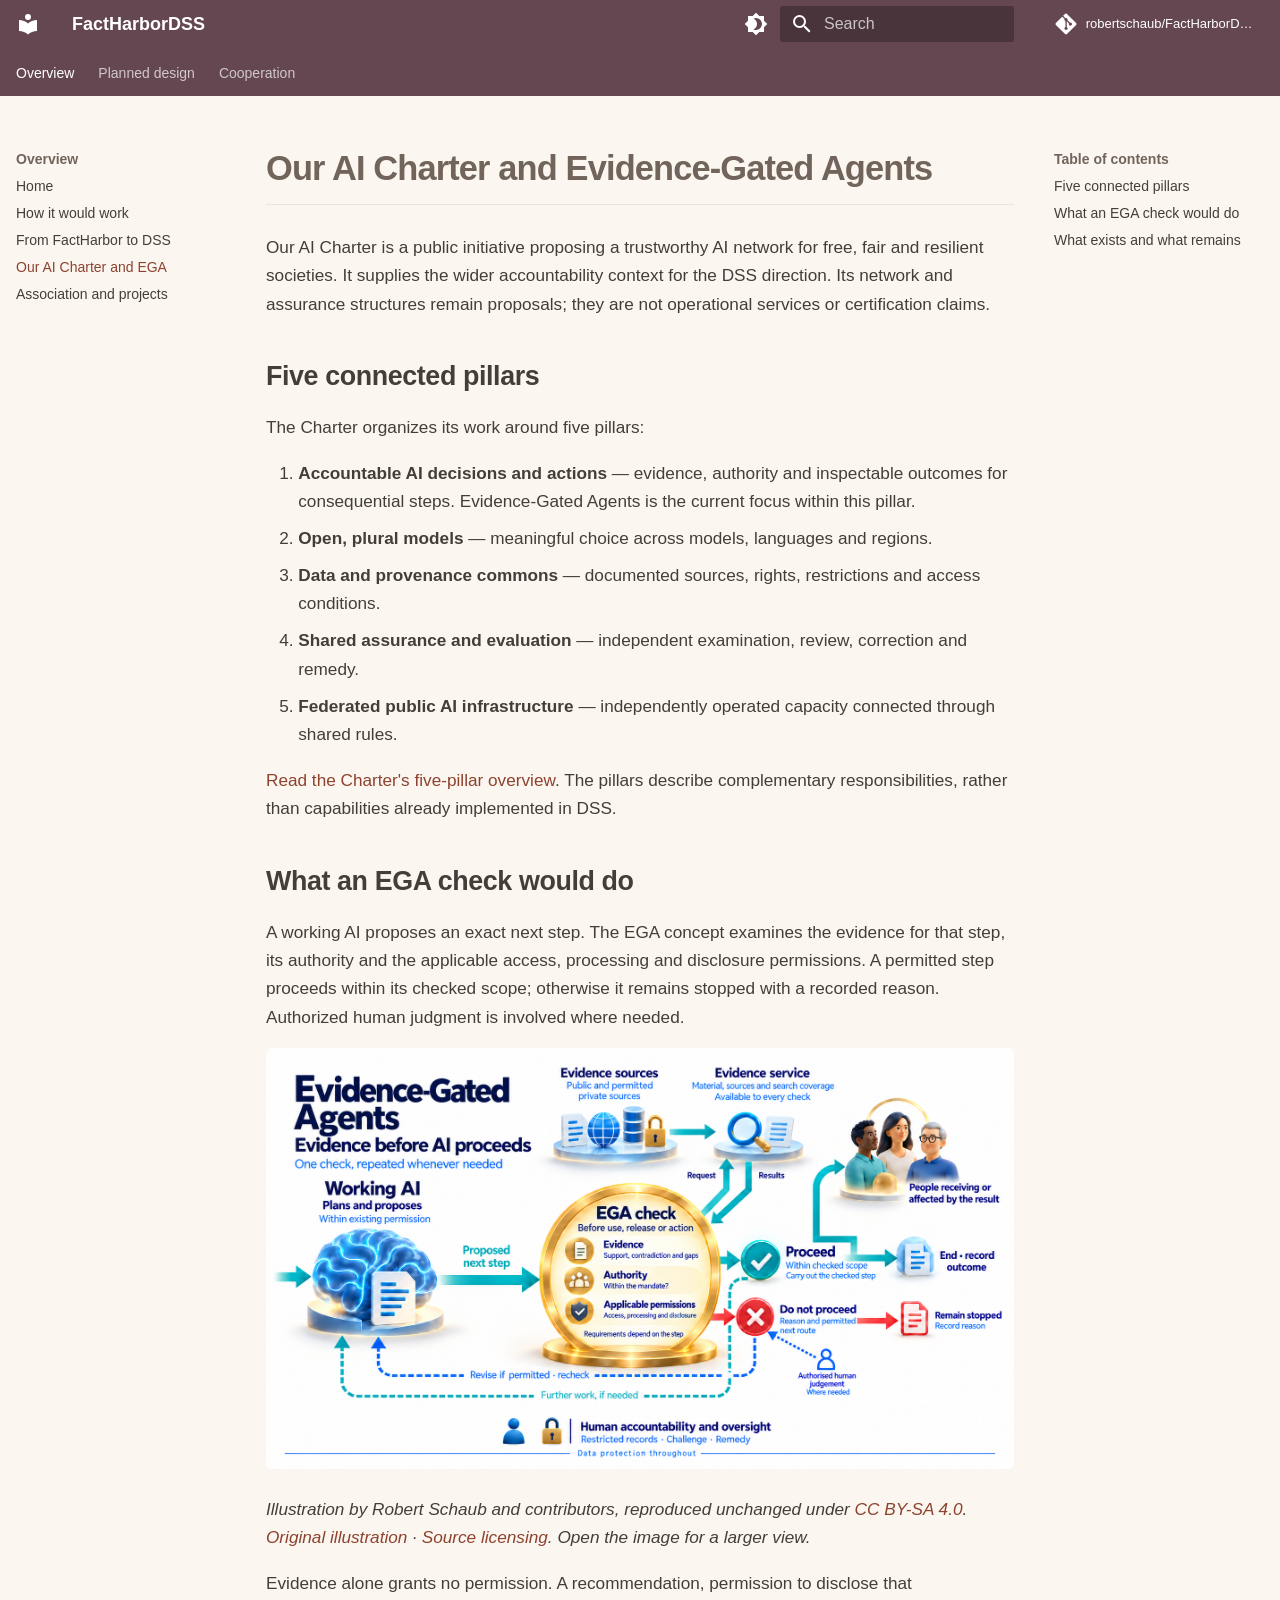
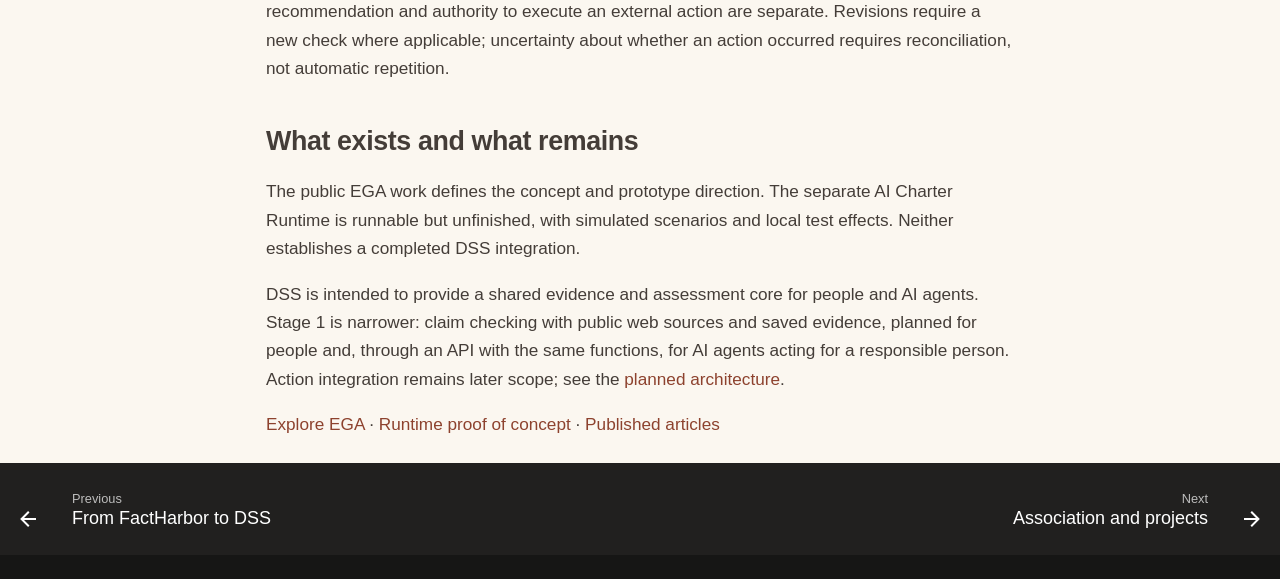
<file: Charter-and-EGA.html>
<!doctype html>
<html lang="en" class="no-js">
  <head>
    
      <meta charset="utf-8">
      <meta name="viewport" content="width=device-width,initial-scale=1">
      
        <meta name="description" content="Evidence-based claim assessment and decision support — purpose, development and cooperation.">
      
      
      
        <link rel="canonical" href="https://robertschaub.github.io/FactHarborDSS/Charter-and-EGA.html">
      
      
        <link rel="prev" href="FactHarbor.html">
      
      
        <link rel="next" href="Background.html">
      
      
        
      
      
      <link rel="icon" href="assets/images/favicon.png">
      <meta name="generator" content="mkdocs-1.6.1, mkdocs-material-9.7.6">
    
    
      
        <title>Our AI Charter and EGA - FactHarborDSS</title>
      
    
    
      <link rel="stylesheet" href="assets/stylesheets/main.484c7ddc.min.css">
      
        
        <link rel="stylesheet" href="assets/stylesheets/palette.ab4e12ef.min.css">
      
      


    
    
      
    
    
      
    
    
      <link rel="stylesheet" href="assets/stylesheets/extra.css">
    
    <script>__md_scope=new URL(".",location),__md_hash=e=>[...e].reduce(((e,_)=>(e<<5)-e+_.charCodeAt(0)),0),__md_get=(e,_=localStorage,t=__md_scope)=>JSON.parse(_.getItem(t.pathname+"."+e)),__md_set=(e,_,t=localStorage,a=__md_scope)=>{try{t.setItem(a.pathname+"."+e,JSON.stringify(_))}catch(e){}}</script>
    
      

    
    
  </head>
  
  
    
    
      
    
    
    
    
    <body dir="ltr" data-md-color-scheme="default" data-md-color-primary="custom" data-md-color-accent="custom">
  
    
    <input class="md-toggle" data-md-toggle="drawer" type="checkbox" id="__drawer" autocomplete="off">
    <input class="md-toggle" data-md-toggle="search" type="checkbox" id="__search" autocomplete="off">
    <label class="md-overlay" for="__drawer"></label>
    <div data-md-component="skip">
      
        
        <a href="#our-ai-charter-and-evidence-gated-agents" class="md-skip">
          Skip to content
        </a>
      
    </div>
    <div data-md-component="announce">
      
    </div>
    
    
      

<header class="md-header" data-md-component="header">
  <nav class="md-header__inner md-grid" aria-label="Header">
    <a href="." title="FactHarborDSS" class="md-header__button md-logo" aria-label="FactHarborDSS" data-md-component="logo">
      
  
  <svg xmlns="http://www.w3.org/2000/svg" viewBox="0 0 24 24"><path d="M12 8a3 3 0 0 0 3-3 3 3 0 0 0-3-3 3 3 0 0 0-3 3 3 3 0 0 0 3 3m0 3.54C9.64 9.35 6.5 8 3 8v11c3.5 0 6.64 1.35 9 3.54 2.36-2.19 5.5-3.54 9-3.54V8c-3.5 0-6.64 1.35-9 3.54"/></svg>

    </a>
    <label class="md-header__button md-icon" for="__drawer">
      
      <svg xmlns="http://www.w3.org/2000/svg" viewBox="0 0 24 24"><path d="M3 6h18v2H3zm0 5h18v2H3zm0 5h18v2H3z"/></svg>
    </label>
    <div class="md-header__title" data-md-component="header-title">
      <div class="md-header__ellipsis">
        <div class="md-header__topic">
          <span class="md-ellipsis">
            FactHarborDSS
          </span>
        </div>
        <div class="md-header__topic" data-md-component="header-topic">
          <span class="md-ellipsis">
            
              Our AI Charter and EGA
            
          </span>
        </div>
      </div>
    </div>
    
      
        <form class="md-header__option" data-md-component="palette">
  
    
    
    
    <input class="md-option" data-md-color-media="" data-md-color-scheme="default" data-md-color-primary="custom" data-md-color-accent="custom"  aria-label="Switch to dark mode"  type="radio" name="__palette" id="__palette_0">
    
      <label class="md-header__button md-icon" title="Switch to dark mode" for="__palette_1" hidden>
        <svg xmlns="http://www.w3.org/2000/svg" viewBox="0 0 24 24"><path d="M12 18c-.89 0-1.74-.2-2.5-.55C11.56 16.5 13 14.42 13 12s-1.44-4.5-3.5-5.45C10.26 6.2 11.11 6 12 6a6 6 0 0 1 6 6 6 6 0 0 1-6 6m8-9.31V4h-4.69L12 .69 8.69 4H4v4.69L.69 12 4 15.31V20h4.69L12 23.31 15.31 20H20v-4.69L23.31 12z"/></svg>
      </label>
    
  
    
    
    
    <input class="md-option" data-md-color-media="" data-md-color-scheme="slate" data-md-color-primary="custom" data-md-color-accent="custom"  aria-label="Switch to light mode"  type="radio" name="__palette" id="__palette_1">
    
      <label class="md-header__button md-icon" title="Switch to light mode" for="__palette_0" hidden>
        <svg xmlns="http://www.w3.org/2000/svg" viewBox="0 0 24 24"><path d="M12 8a4 4 0 0 0-4 4 4 4 0 0 0 4 4 4 4 0 0 0 4-4 4 4 0 0 0-4-4m0 10a6 6 0 0 1-6-6 6 6 0 0 1 6-6 6 6 0 0 1 6 6 6 6 0 0 1-6 6m8-9.31V4h-4.69L12 .69 8.69 4H4v4.69L.69 12 4 15.31V20h4.69L12 23.31 15.31 20H20v-4.69L23.31 12z"/></svg>
      </label>
    
  
</form>
      
    
    
      <script>var palette=__md_get("__palette");if(palette&&palette.color){if("(prefers-color-scheme)"===palette.color.media){var media=matchMedia("(prefers-color-scheme: light)"),input=document.querySelector(media.matches?"[data-md-color-media='(prefers-color-scheme: light)']":"[data-md-color-media='(prefers-color-scheme: dark)']");palette.color.media=input.getAttribute("data-md-color-media"),palette.color.scheme=input.getAttribute("data-md-color-scheme"),palette.color.primary=input.getAttribute("data-md-color-primary"),palette.color.accent=input.getAttribute("data-md-color-accent")}for(var[key,value]of Object.entries(palette.color))document.body.setAttribute("data-md-color-"+key,value)}</script>
    
    
    
      
      
        <label class="md-header__button md-icon" for="__search">
          
          <svg xmlns="http://www.w3.org/2000/svg" viewBox="0 0 24 24"><path d="M9.5 3A6.5 6.5 0 0 1 16 9.5c0 1.61-.59 3.09-1.56 4.23l.27.27h.79l5 5-1.5 1.5-5-5v-.79l-.27-.27A6.52 6.52 0 0 1 9.5 16 6.5 6.5 0 0 1 3 9.5 6.5 6.5 0 0 1 9.5 3m0 2C7 5 5 7 5 9.5S7 14 9.5 14 14 12 14 9.5 12 5 9.5 5"/></svg>
        </label>
        <div class="md-search" data-md-component="search" role="dialog">
  <label class="md-search__overlay" for="__search"></label>
  <div class="md-search__inner" role="search">
    <form class="md-search__form" name="search">
      <input type="text" class="md-search__input" name="query" aria-label="Search" placeholder="Search" autocapitalize="off" autocorrect="off" autocomplete="off" spellcheck="false" data-md-component="search-query" required>
      <label class="md-search__icon md-icon" for="__search">
        
        <svg xmlns="http://www.w3.org/2000/svg" viewBox="0 0 24 24"><path d="M9.5 3A6.5 6.5 0 0 1 16 9.5c0 1.61-.59 3.09-1.56 4.23l.27.27h.79l5 5-1.5 1.5-5-5v-.79l-.27-.27A6.52 6.52 0 0 1 9.5 16 6.5 6.5 0 0 1 3 9.5 6.5 6.5 0 0 1 9.5 3m0 2C7 5 5 7 5 9.5S7 14 9.5 14 14 12 14 9.5 12 5 9.5 5"/></svg>
        
        <svg xmlns="http://www.w3.org/2000/svg" viewBox="0 0 24 24"><path d="M20 11v2H8l5.5 5.5-1.42 1.42L4.16 12l7.92-7.92L13.5 5.5 8 11z"/></svg>
      </label>
      <nav class="md-search__options" aria-label="Search">
        
        <button type="reset" class="md-search__icon md-icon" title="Clear" aria-label="Clear" tabindex="-1">
          
          <svg xmlns="http://www.w3.org/2000/svg" viewBox="0 0 24 24"><path d="M19 6.41 17.59 5 12 10.59 6.41 5 5 6.41 10.59 12 5 17.59 6.41 19 12 13.41 17.59 19 19 17.59 13.41 12z"/></svg>
        </button>
      </nav>
      
        <div class="md-search__suggest" data-md-component="search-suggest"></div>
      
    </form>
    <div class="md-search__output">
      <div class="md-search__scrollwrap" tabindex="0" data-md-scrollfix>
        <div class="md-search-result" data-md-component="search-result">
          <div class="md-search-result__meta">
            Initializing search
          </div>
          <ol class="md-search-result__list" role="presentation"></ol>
        </div>
      </div>
    </div>
  </div>
</div>
      
    
    
      <div class="md-header__source">
        <a href="https://github.com/robertschaub/FactHarborDSS" title="Go to repository" class="md-source" data-md-component="source">
  <div class="md-source__icon md-icon">
    
    <svg xmlns="http://www.w3.org/2000/svg" viewBox="0 0 448 512"><!--! Font Awesome Free 7.1.0 by @fontawesome - https://fontawesome.com License - https://fontawesome.com/license/free (Icons: CC BY 4.0, Fonts: SIL OFL 1.1, Code: MIT License) Copyright 2025 Fonticons, Inc.--><path d="M439.6 236.1 244 40.5c-5.4-5.5-12.8-8.5-20.4-8.5s-15 3-20.4 8.4L162.5 81l51.5 51.5c27.1-9.1 52.7 16.8 43.4 43.7l49.7 49.7c34.2-11.8 61.2 31 35.5 56.7-26.5 26.5-70.2-2.9-56-37.3L240.3 199v121.9c25.3 12.5 22.3 41.8 9.1 55-6.4 6.4-15.2 10.1-24.3 10.1s-17.8-3.6-24.3-10.1c-17.6-17.6-11.1-46.9 11.2-56v-123c-20.8-8.5-24.6-30.7-18.6-45L142.6 101 8.5 235.1C3 240.6 0 247.9 0 255.5s3 15 8.5 20.4l195.6 195.7c5.4 5.4 12.7 8.4 20.4 8.4s15-3 20.4-8.4l194.7-194.7c5.4-5.4 8.4-12.8 8.4-20.4s-3-15-8.4-20.4"/></svg>
  </div>
  <div class="md-source__repository">
    robertschaub/FactHarborDSS
  </div>
</a>
      </div>
    
  </nav>
  
</header>
    
    <div class="md-container" data-md-component="container">
      
      
        
          
            
<nav class="md-tabs" aria-label="Tabs" data-md-component="tabs">
  <div class="md-grid">
    <ul class="md-tabs__list">
      
        
  
  
  
    
  
  
    
    
      <li class="md-tabs__item md-tabs__item--active">
        <a href="index.html" class="md-tabs__link">
          
  
  
  Overview

        </a>
      </li>
    
  

      
        
  
  
  
  
    
    
      <li class="md-tabs__item">
        <a href="Requirements.html" class="md-tabs__link">
          
  
  
  Planned design

        </a>
      </li>
    
  

      
        
  
  
  
  
    
    
      <li class="md-tabs__item">
        <a href="Cooperation.html" class="md-tabs__link">
          
  
  
  Cooperation

        </a>
      </li>
    
  

      
    </ul>
  </div>
</nav>
          
        
      
      <main class="md-main" data-md-component="main">
        <div class="md-main__inner md-grid">
          
            
              
              <div class="md-sidebar md-sidebar--primary" data-md-component="sidebar" data-md-type="navigation" >
                <div class="md-sidebar__scrollwrap">
                  <div class="md-sidebar__inner">
                    


  


<nav class="md-nav md-nav--primary md-nav--lifted" aria-label="Navigation" data-md-level="0">
  <label class="md-nav__title" for="__drawer">
    <a href="." title="FactHarborDSS" class="md-nav__button md-logo" aria-label="FactHarborDSS" data-md-component="logo">
      
  
  <svg xmlns="http://www.w3.org/2000/svg" viewBox="0 0 24 24"><path d="M12 8a3 3 0 0 0 3-3 3 3 0 0 0-3-3 3 3 0 0 0-3 3 3 3 0 0 0 3 3m0 3.54C9.64 9.35 6.5 8 3 8v11c3.5 0 6.64 1.35 9 3.54 2.36-2.19 5.5-3.54 9-3.54V8c-3.5 0-6.64 1.35-9 3.54"/></svg>

    </a>
    FactHarborDSS
  </label>
  
    <div class="md-nav__source">
      <a href="https://github.com/robertschaub/FactHarborDSS" title="Go to repository" class="md-source" data-md-component="source">
  <div class="md-source__icon md-icon">
    
    <svg xmlns="http://www.w3.org/2000/svg" viewBox="0 0 448 512"><!--! Font Awesome Free 7.1.0 by @fontawesome - https://fontawesome.com License - https://fontawesome.com/license/free (Icons: CC BY 4.0, Fonts: SIL OFL 1.1, Code: MIT License) Copyright 2025 Fonticons, Inc.--><path d="M439.6 236.1 244 40.5c-5.4-5.5-12.8-8.5-20.4-8.5s-15 3-20.4 8.4L162.5 81l51.5 51.5c27.1-9.1 52.7 16.8 43.4 43.7l49.7 49.7c34.2-11.8 61.2 31 35.5 56.7-26.5 26.5-70.2-2.9-56-37.3L240.3 199v121.9c25.3 12.5 22.3 41.8 9.1 55-6.4 6.4-15.2 10.1-24.3 10.1s-17.8-3.6-24.3-10.1c-17.6-17.6-11.1-46.9 11.2-56v-123c-20.8-8.5-24.6-30.7-18.6-45L142.6 101 8.5 235.1C3 240.6 0 247.9 0 255.5s3 15 8.5 20.4l195.6 195.7c5.4 5.4 12.7 8.4 20.4 8.4s15-3 20.4-8.4l194.7-194.7c5.4-5.4 8.4-12.8 8.4-20.4s-3-15-8.4-20.4"/></svg>
  </div>
  <div class="md-source__repository">
    robertschaub/FactHarborDSS
  </div>
</a>
    </div>
  
  <ul class="md-nav__list" data-md-scrollfix>
    
      
      
  
  
    
  
  
  
    
    
    
    
      
        
        
      
      
        
      
    
    
    <li class="md-nav__item md-nav__item--active md-nav__item--section md-nav__item--nested">
      
        
        
        <input class="md-nav__toggle md-toggle " type="checkbox" id="__nav_1" checked>
        
          
          <label class="md-nav__link" for="__nav_1" id="__nav_1_label" tabindex="">
            
  
  
  <span class="md-ellipsis">
    
  
    Overview
  

    
  </span>
  
  

            <span class="md-nav__icon md-icon"></span>
          </label>
        
        <nav class="md-nav" data-md-level="1" aria-labelledby="__nav_1_label" aria-expanded="true">
          <label class="md-nav__title" for="__nav_1">
            <span class="md-nav__icon md-icon"></span>
            
  
    Overview
  

          </label>
          <ul class="md-nav__list" data-md-scrollfix>
            
              
                
  
  
  
  
    <li class="md-nav__item">
      <a href="index.html" class="md-nav__link">
        
  
  
  <span class="md-ellipsis">
    
  
    Home
  

    
  </span>
  
  

      </a>
    </li>
  

              
            
              
                
  
  
  
  
    <li class="md-nav__item">
      <a href="Concept.html" class="md-nav__link">
        
  
  
  <span class="md-ellipsis">
    
  
    How it would work
  

    
  </span>
  
  

      </a>
    </li>
  

              
            
              
                
  
  
  
  
    <li class="md-nav__item">
      <a href="FactHarbor.html" class="md-nav__link">
        
  
  
  <span class="md-ellipsis">
    
  
    From FactHarbor to DSS
  

    
  </span>
  
  

      </a>
    </li>
  

              
            
              
                
  
  
    
  
  
  
    <li class="md-nav__item md-nav__item--active">
      
      <input class="md-nav__toggle md-toggle" type="checkbox" id="__toc">
      
      
        
      
      
        <label class="md-nav__link md-nav__link--active" for="__toc">
          
  
  
  <span class="md-ellipsis">
    
  
    Our AI Charter and EGA
  

    
  </span>
  
  

          <span class="md-nav__icon md-icon"></span>
        </label>
      
      <a href="Charter-and-EGA.html" class="md-nav__link md-nav__link--active">
        
  
  
  <span class="md-ellipsis">
    
  
    Our AI Charter and EGA
  

    
  </span>
  
  

      </a>
      
        

<nav class="md-nav md-nav--secondary" aria-label="Table of contents">
  
  
  
    
  
  
    <label class="md-nav__title" for="__toc">
      <span class="md-nav__icon md-icon"></span>
      Table of contents
    </label>
    <ul class="md-nav__list" data-md-component="toc" data-md-scrollfix>
      
        <li class="md-nav__item">
  <a href="#five-connected-pillars" class="md-nav__link">
    <span class="md-ellipsis">
      
        Five connected pillars
      
    </span>
  </a>
  
</li>
      
        <li class="md-nav__item">
  <a href="#what-an-ega-check-would-do" class="md-nav__link">
    <span class="md-ellipsis">
      
        What an EGA check would do
      
    </span>
  </a>
  
</li>
      
        <li class="md-nav__item">
  <a href="#what-exists-and-what-remains" class="md-nav__link">
    <span class="md-ellipsis">
      
        What exists and what remains
      
    </span>
  </a>
  
</li>
      
    </ul>
  
</nav>
      
    </li>
  

              
            
              
                
  
  
  
  
    <li class="md-nav__item">
      <a href="Background.html" class="md-nav__link">
        
  
  
  <span class="md-ellipsis">
    
  
    Association and projects
  

    
  </span>
  
  

      </a>
    </li>
  

              
            
          </ul>
        </nav>
      
    </li>
  

    
      
      
  
  
  
  
    
    
    
    
      
      
        
      
    
    
    <li class="md-nav__item md-nav__item--nested">
      
        
        
        <input class="md-nav__toggle md-toggle " type="checkbox" id="__nav_2" >
        
          
          <label class="md-nav__link" for="__nav_2" id="__nav_2_label" tabindex="0">
            
  
  
  <span class="md-ellipsis">
    
  
    Planned design
  

    
  </span>
  
  

            <span class="md-nav__icon md-icon"></span>
          </label>
        
        <nav class="md-nav" data-md-level="1" aria-labelledby="__nav_2_label" aria-expanded="false">
          <label class="md-nav__title" for="__nav_2">
            <span class="md-nav__icon md-icon"></span>
            
  
    Planned design
  

          </label>
          <ul class="md-nav__list" data-md-scrollfix>
            
              
                
  
  
  
  
    <li class="md-nav__item">
      <a href="Requirements.html" class="md-nav__link">
        
  
  
  <span class="md-ellipsis">
    
  
    Principles
  

    
  </span>
  
  

      </a>
    </li>
  

              
            
              
                
  
  
  
  
    <li class="md-nav__item">
      <a href="Pipeline.html" class="md-nav__link">
        
  
  
  <span class="md-ellipsis">
    
  
    Analysis pipeline
  

    
  </span>
  
  

      </a>
    </li>
  

              
            
              
                
  
  
  
  
    <li class="md-nav__item">
      <a href="Architecture.html" class="md-nav__link">
        
  
  
  <span class="md-ellipsis">
    
  
    Planned architecture
  

    
  </span>
  
  

      </a>
    </li>
  

              
            
              
                
  
  
  
  
    <li class="md-nav__item">
      <a href="Rationale.html" class="md-nav__link">
        
  
  
  <span class="md-ellipsis">
    
  
    Why a fresh implementation
  

    
  </span>
  
  

      </a>
    </li>
  

              
            
          </ul>
        </nav>
      
    </li>
  

    
      
      
  
  
  
  
    
    
    
    
      
      
        
      
    
    
    <li class="md-nav__item md-nav__item--nested">
      
        
        
        <input class="md-nav__toggle md-toggle " type="checkbox" id="__nav_3" >
        
          
          <label class="md-nav__link" for="__nav_3" id="__nav_3_label" tabindex="0">
            
  
  
  <span class="md-ellipsis">
    
  
    Cooperation
  

    
  </span>
  
  

            <span class="md-nav__icon md-icon"></span>
          </label>
        
        <nav class="md-nav" data-md-level="1" aria-labelledby="__nav_3_label" aria-expanded="false">
          <label class="md-nav__title" for="__nav_3">
            <span class="md-nav__icon md-icon"></span>
            
  
    Cooperation
  

          </label>
          <ul class="md-nav__list" data-md-scrollfix>
            
              
                
  
  
  
  
    <li class="md-nav__item">
      <a href="Cooperation.html" class="md-nav__link">
        
  
  
  <span class="md-ellipsis">
    
  
    Partnerships and funding
  

    
  </span>
  
  

      </a>
    </li>
  

              
            
              
                
  
  
  
  
    <li class="md-nav__item">
      <a href="Links.html" class="md-nav__link">
        
  
  
  <span class="md-ellipsis">
    
  
    Explore and contact
  

    
  </span>
  
  

      </a>
    </li>
  

              
            
          </ul>
        </nav>
      
    </li>
  

    
  </ul>
</nav>
                  </div>
                </div>
              </div>
            
            
              
              <div class="md-sidebar md-sidebar--secondary" data-md-component="sidebar" data-md-type="toc" >
                <div class="md-sidebar__scrollwrap">
                  <div class="md-sidebar__inner">
                    

<nav class="md-nav md-nav--secondary" aria-label="Table of contents">
  
  
  
    
  
  
    <label class="md-nav__title" for="__toc">
      <span class="md-nav__icon md-icon"></span>
      Table of contents
    </label>
    <ul class="md-nav__list" data-md-component="toc" data-md-scrollfix>
      
        <li class="md-nav__item">
  <a href="#five-connected-pillars" class="md-nav__link">
    <span class="md-ellipsis">
      
        Five connected pillars
      
    </span>
  </a>
  
</li>
      
        <li class="md-nav__item">
  <a href="#what-an-ega-check-would-do" class="md-nav__link">
    <span class="md-ellipsis">
      
        What an EGA check would do
      
    </span>
  </a>
  
</li>
      
        <li class="md-nav__item">
  <a href="#what-exists-and-what-remains" class="md-nav__link">
    <span class="md-ellipsis">
      
        What exists and what remains
      
    </span>
  </a>
  
</li>
      
    </ul>
  
</nav>
                  </div>
                </div>
              </div>
            
          
          
            <div class="md-content" data-md-component="content">
              
              <article class="md-content__inner md-typeset">
                
                  



<h1 id="our-ai-charter-and-evidence-gated-agents">Our AI Charter and Evidence-Gated Agents<a class="headerlink" href="#our-ai-charter-and-evidence-gated-agents" title="Permanent link">&para;</a></h1>
<p>Our AI Charter is a public initiative proposing a trustworthy AI network for free, fair and resilient societies. It supplies the wider accountability context for the DSS direction. Its network and assurance structures remain proposals; they are not operational services or certification claims.</p>
<h2 id="five-connected-pillars">Five connected pillars<a class="headerlink" href="#five-connected-pillars" title="Permanent link">&para;</a></h2>
<p>The Charter organizes its work around five pillars:</p>
<ol>
<li><strong>Accountable AI decisions and actions</strong> — evidence, authority and inspectable outcomes for consequential steps. Evidence-Gated Agents is the current focus within this pillar.</li>
<li><strong>Open, plural models</strong> — meaningful choice across models, languages and regions.</li>
<li><strong>Data and provenance commons</strong> — documented sources, rights, restrictions and access conditions.</li>
<li><strong>Shared assurance and evaluation</strong> — independent examination, review, correction and remedy.</li>
<li><strong>Federated public AI infrastructure</strong> — independently operated capacity connected through shared rules.</li>
</ol>
<p><a href="https://robertschaub.github.io/our-ai-charter/">Read the Charter's five-pillar overview</a>. The pillars describe complementary responsibilities, rather than capabilities already implemented in DSS.</p>
<h2 id="what-an-ega-check-would-do">What an EGA check would do<a class="headerlink" href="#what-an-ega-check-would-do" title="Permanent link">&para;</a></h2>
<p>A working AI proposes an exact next step. The EGA concept examines the evidence for that step, its authority and the applicable access, processing and disclosure permissions. A permitted step proceeds within its checked scope; otherwise it remains stopped with a recorded reason. Authorized human judgment is involved where needed.</p>
<p><a href="assets/images/ega-concept.png"><img alt="Evidence-Gated Agents concept: a proposed step is checked for evidence, authority and applicable permissions before proceeding or remaining stopped" src="assets/images/ega-concept.png" /></a></p>
<p><em>Illustration by Robert Schaub and contributors, reproduced unchanged under <a href="https://creativecommons.org/licenses/by-sa/4.0/">CC BY-SA 4.0</a>. <a href="https://robertschaub.github.io/our-ai-charter/Published/evidence-gated-agents-before-we-rely-illustrated.png">Original illustration</a> · <a href="https://github.com/robertschaub/our-ai-charter/blob/main/LICENSING.md">Source licensing</a>. Open the image for a larger view.</em></p>
<p>Evidence alone grants no permission. A recommendation, permission to disclose that recommendation and authority to execute an external action are separate. Revisions require a new check where applicable; uncertainty about whether an action occurred requires reconciliation, not automatic repetition.</p>
<h2 id="what-exists-and-what-remains">What exists and what remains<a class="headerlink" href="#what-exists-and-what-remains" title="Permanent link">&para;</a></h2>
<p>The public EGA work defines the concept and prototype direction. The separate AI Charter Runtime is runnable but unfinished, with simulated scenarios and local test effects. Neither establishes a completed DSS integration.</p>
<p>DSS is intended to provide a shared evidence and assessment core for people and AI agents. Stage 1 is narrower: claim checking with public web sources and saved evidence, planned for people and, through an API with the same functions, for AI agents acting for a responsible person. Action integration remains later scope; see the <a href="Architecture.html">planned architecture</a>.</p>
<p><a href="https://robertschaub.github.io/our-ai-charter/Assurance/Concepts/evidence-gated-agents/">Explore EGA</a> · <a href="https://github.com/robertschaub/ai-charter-runtime">Runtime proof of concept</a> · <a href="https://robertschaub.github.io/our-ai-charter/Published/">Published articles</a></p>












                
              </article>
            </div>
          
          
<script>var target=document.getElementById(location.hash.slice(1));target&&target.name&&(target.checked=target.name.startsWith("__tabbed_"))</script>
        </div>
        
          <button type="button" class="md-top md-icon" data-md-component="top" hidden>
  
  <svg xmlns="http://www.w3.org/2000/svg" viewBox="0 0 24 24"><path d="M13 20h-2V8l-5.5 5.5-1.42-1.42L12 4.16l7.92 7.92-1.42 1.42L13 8z"/></svg>
  Back to top
</button>
        
      </main>
      
        <footer class="md-footer">
  
    
      
      <nav class="md-footer__inner md-grid" aria-label="Footer" >
        
          
          <a href="FactHarbor.html" class="md-footer__link md-footer__link--prev" aria-label="Previous: From FactHarbor to DSS">
            <div class="md-footer__button md-icon">
              
              <svg xmlns="http://www.w3.org/2000/svg" viewBox="0 0 24 24"><path d="M20 11v2H8l5.5 5.5-1.42 1.42L4.16 12l7.92-7.92L13.5 5.5 8 11z"/></svg>
            </div>
            <div class="md-footer__title">
              <span class="md-footer__direction">
                Previous
              </span>
              <div class="md-ellipsis">
                From FactHarbor to DSS
              </div>
            </div>
          </a>
        
        
          
          <a href="Background.html" class="md-footer__link md-footer__link--next" aria-label="Next: Association and projects">
            <div class="md-footer__title">
              <span class="md-footer__direction">
                Next
              </span>
              <div class="md-ellipsis">
                Association and projects
              </div>
            </div>
            <div class="md-footer__button md-icon">
              
              <svg xmlns="http://www.w3.org/2000/svg" viewBox="0 0 24 24"><path d="M4 11v2h12l-5.5 5.5 1.42 1.42L19.84 12l-7.92-7.92L10.5 5.5 16 11z"/></svg>
            </div>
          </a>
        
      </nav>
    
  
  <div class="md-footer-meta md-typeset">
    <div class="md-footer-meta__inner md-grid">
      <div class="md-copyright">
  
  
</div>
      
    </div>
  </div>
</footer>
      
    </div>
    <div class="md-dialog" data-md-component="dialog">
      <div class="md-dialog__inner md-typeset"></div>
    </div>
    
    
    
      
      
      <script id="__config" type="application/json">{"annotate": null, "base": ".", "features": ["navigation.tabs", "navigation.sections", "navigation.top", "navigation.footer", "toc.follow", "search.suggest", "search.highlight", "content.code.copy"], "search": "assets/javascripts/workers/search.2c215733.min.js", "tags": null, "translations": {"clipboard.copied": "Copied to clipboard", "clipboard.copy": "Copy to clipboard", "search.result.more.one": "1 more on this page", "search.result.more.other": "# more on this page", "search.result.none": "No matching documents", "search.result.one": "1 matching document", "search.result.other": "# matching documents", "search.result.placeholder": "Type to start searching", "search.result.term.missing": "Missing", "select.version": "Select version"}, "version": null}</script>
    
    
      <script src="assets/javascripts/bundle.79ae519e.min.js"></script>
      
    
  </body>
</html>
</file>
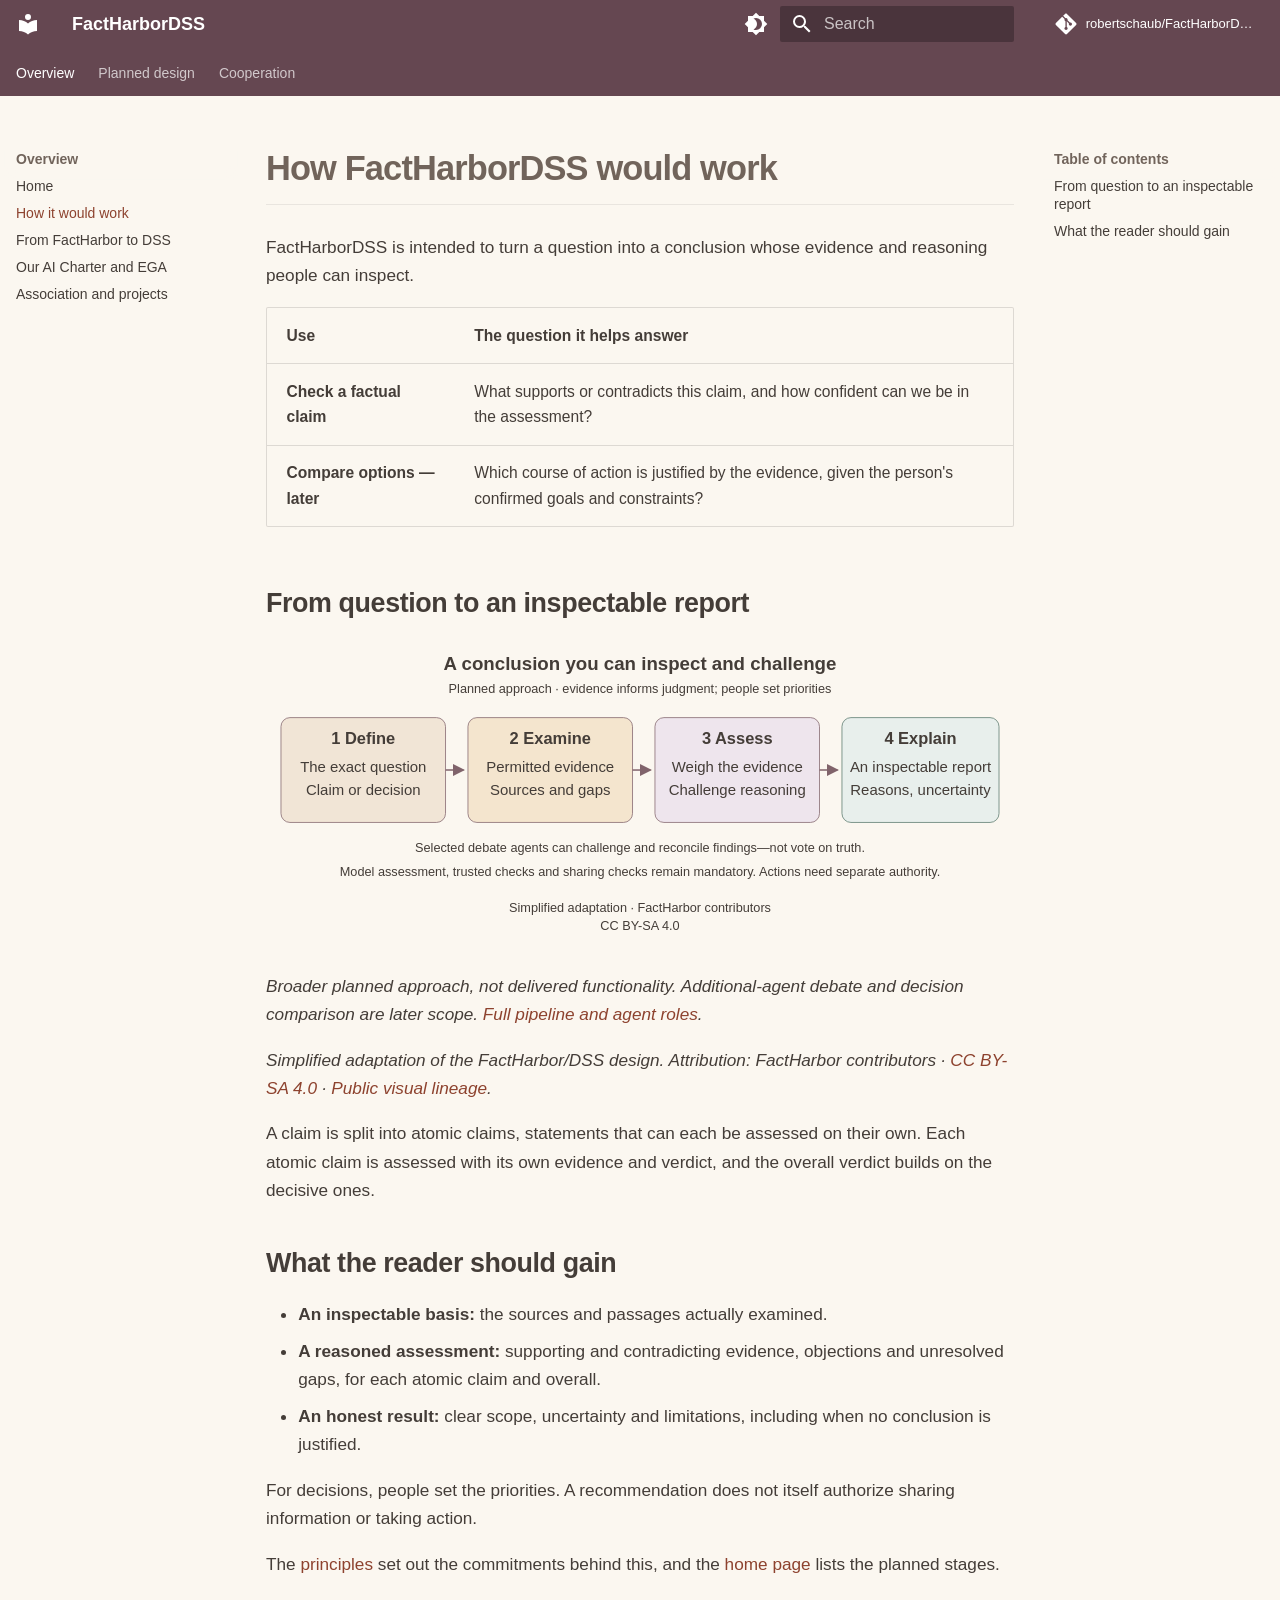
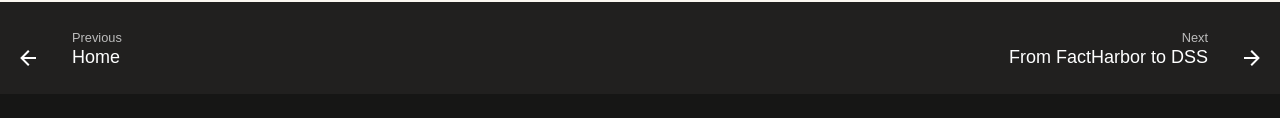
<file: Concept.html>
<!doctype html>
<html lang="en" class="no-js">
  <head>
    
      <meta charset="utf-8">
      <meta name="viewport" content="width=device-width,initial-scale=1">
      
        <meta name="description" content="Evidence-based claim assessment and decision support — purpose, development and cooperation.">
      
      
      
        <link rel="canonical" href="https://robertschaub.github.io/FactHarborDSS/Concept.html">
      
      
        <link rel="prev" href="index.html">
      
      
        <link rel="next" href="FactHarbor.html">
      
      
        
      
      
      <link rel="icon" href="assets/images/favicon.png">
      <meta name="generator" content="mkdocs-1.6.1, mkdocs-material-9.7.6">
    
    
      
        <title>How it would work - FactHarborDSS</title>
      
    
    
      <link rel="stylesheet" href="assets/stylesheets/main.484c7ddc.min.css">
      
        
        <link rel="stylesheet" href="assets/stylesheets/palette.ab4e12ef.min.css">
      
      


    
    
      
    
    
      
    
    
      <link rel="stylesheet" href="assets/stylesheets/extra.css">
    
    <script>__md_scope=new URL(".",location),__md_hash=e=>[...e].reduce(((e,_)=>(e<<5)-e+_.charCodeAt(0)),0),__md_get=(e,_=localStorage,t=__md_scope)=>JSON.parse(_.getItem(t.pathname+"."+e)),__md_set=(e,_,t=localStorage,a=__md_scope)=>{try{t.setItem(a.pathname+"."+e,JSON.stringify(_))}catch(e){}}</script>
    
      

    
    
  </head>
  
  
    
    
      
    
    
    
    
    <body dir="ltr" data-md-color-scheme="default" data-md-color-primary="custom" data-md-color-accent="custom">
  
    
    <input class="md-toggle" data-md-toggle="drawer" type="checkbox" id="__drawer" autocomplete="off">
    <input class="md-toggle" data-md-toggle="search" type="checkbox" id="__search" autocomplete="off">
    <label class="md-overlay" for="__drawer"></label>
    <div data-md-component="skip">
      
        
        <a href="#how-factharbordss-would-work" class="md-skip">
          Skip to content
        </a>
      
    </div>
    <div data-md-component="announce">
      
    </div>
    
    
      

<header class="md-header" data-md-component="header">
  <nav class="md-header__inner md-grid" aria-label="Header">
    <a href="." title="FactHarborDSS" class="md-header__button md-logo" aria-label="FactHarborDSS" data-md-component="logo">
      
  
  <svg xmlns="http://www.w3.org/2000/svg" viewBox="0 0 24 24"><path d="M12 8a3 3 0 0 0 3-3 3 3 0 0 0-3-3 3 3 0 0 0-3 3 3 3 0 0 0 3 3m0 3.54C9.64 9.35 6.5 8 3 8v11c3.5 0 6.64 1.35 9 3.54 2.36-2.19 5.5-3.54 9-3.54V8c-3.5 0-6.64 1.35-9 3.54"/></svg>

    </a>
    <label class="md-header__button md-icon" for="__drawer">
      
      <svg xmlns="http://www.w3.org/2000/svg" viewBox="0 0 24 24"><path d="M3 6h18v2H3zm0 5h18v2H3zm0 5h18v2H3z"/></svg>
    </label>
    <div class="md-header__title" data-md-component="header-title">
      <div class="md-header__ellipsis">
        <div class="md-header__topic">
          <span class="md-ellipsis">
            FactHarborDSS
          </span>
        </div>
        <div class="md-header__topic" data-md-component="header-topic">
          <span class="md-ellipsis">
            
              How it would work
            
          </span>
        </div>
      </div>
    </div>
    
      
        <form class="md-header__option" data-md-component="palette">
  
    
    
    
    <input class="md-option" data-md-color-media="" data-md-color-scheme="default" data-md-color-primary="custom" data-md-color-accent="custom"  aria-label="Switch to dark mode"  type="radio" name="__palette" id="__palette_0">
    
      <label class="md-header__button md-icon" title="Switch to dark mode" for="__palette_1" hidden>
        <svg xmlns="http://www.w3.org/2000/svg" viewBox="0 0 24 24"><path d="M12 18c-.89 0-1.74-.2-2.5-.55C11.56 16.5 13 14.42 13 12s-1.44-4.5-3.5-5.45C10.26 6.2 11.11 6 12 6a6 6 0 0 1 6 6 6 6 0 0 1-6 6m8-9.31V4h-4.69L12 .69 8.69 4H4v4.69L.69 12 4 15.31V20h4.69L12 23.31 15.31 20H20v-4.69L23.31 12z"/></svg>
      </label>
    
  
    
    
    
    <input class="md-option" data-md-color-media="" data-md-color-scheme="slate" data-md-color-primary="custom" data-md-color-accent="custom"  aria-label="Switch to light mode"  type="radio" name="__palette" id="__palette_1">
    
      <label class="md-header__button md-icon" title="Switch to light mode" for="__palette_0" hidden>
        <svg xmlns="http://www.w3.org/2000/svg" viewBox="0 0 24 24"><path d="M12 8a4 4 0 0 0-4 4 4 4 0 0 0 4 4 4 4 0 0 0 4-4 4 4 0 0 0-4-4m0 10a6 6 0 0 1-6-6 6 6 0 0 1 6-6 6 6 0 0 1 6 6 6 6 0 0 1-6 6m8-9.31V4h-4.69L12 .69 8.69 4H4v4.69L.69 12 4 15.31V20h4.69L12 23.31 15.31 20H20v-4.69L23.31 12z"/></svg>
      </label>
    
  
</form>
      
    
    
      <script>var palette=__md_get("__palette");if(palette&&palette.color){if("(prefers-color-scheme)"===palette.color.media){var media=matchMedia("(prefers-color-scheme: light)"),input=document.querySelector(media.matches?"[data-md-color-media='(prefers-color-scheme: light)']":"[data-md-color-media='(prefers-color-scheme: dark)']");palette.color.media=input.getAttribute("data-md-color-media"),palette.color.scheme=input.getAttribute("data-md-color-scheme"),palette.color.primary=input.getAttribute("data-md-color-primary"),palette.color.accent=input.getAttribute("data-md-color-accent")}for(var[key,value]of Object.entries(palette.color))document.body.setAttribute("data-md-color-"+key,value)}</script>
    
    
    
      
      
        <label class="md-header__button md-icon" for="__search">
          
          <svg xmlns="http://www.w3.org/2000/svg" viewBox="0 0 24 24"><path d="M9.5 3A6.5 6.5 0 0 1 16 9.5c0 1.61-.59 3.09-1.56 4.23l.27.27h.79l5 5-1.5 1.5-5-5v-.79l-.27-.27A6.52 6.52 0 0 1 9.5 16 6.5 6.5 0 0 1 3 9.5 6.5 6.5 0 0 1 9.5 3m0 2C7 5 5 7 5 9.5S7 14 9.5 14 14 12 14 9.5 12 5 9.5 5"/></svg>
        </label>
        <div class="md-search" data-md-component="search" role="dialog">
  <label class="md-search__overlay" for="__search"></label>
  <div class="md-search__inner" role="search">
    <form class="md-search__form" name="search">
      <input type="text" class="md-search__input" name="query" aria-label="Search" placeholder="Search" autocapitalize="off" autocorrect="off" autocomplete="off" spellcheck="false" data-md-component="search-query" required>
      <label class="md-search__icon md-icon" for="__search">
        
        <svg xmlns="http://www.w3.org/2000/svg" viewBox="0 0 24 24"><path d="M9.5 3A6.5 6.5 0 0 1 16 9.5c0 1.61-.59 3.09-1.56 4.23l.27.27h.79l5 5-1.5 1.5-5-5v-.79l-.27-.27A6.52 6.52 0 0 1 9.5 16 6.5 6.5 0 0 1 3 9.5 6.5 6.5 0 0 1 9.5 3m0 2C7 5 5 7 5 9.5S7 14 9.5 14 14 12 14 9.5 12 5 9.5 5"/></svg>
        
        <svg xmlns="http://www.w3.org/2000/svg" viewBox="0 0 24 24"><path d="M20 11v2H8l5.5 5.5-1.42 1.42L4.16 12l7.92-7.92L13.5 5.5 8 11z"/></svg>
      </label>
      <nav class="md-search__options" aria-label="Search">
        
        <button type="reset" class="md-search__icon md-icon" title="Clear" aria-label="Clear" tabindex="-1">
          
          <svg xmlns="http://www.w3.org/2000/svg" viewBox="0 0 24 24"><path d="M19 6.41 17.59 5 12 10.59 6.41 5 5 6.41 10.59 12 5 17.59 6.41 19 12 13.41 17.59 19 19 17.59 13.41 12z"/></svg>
        </button>
      </nav>
      
        <div class="md-search__suggest" data-md-component="search-suggest"></div>
      
    </form>
    <div class="md-search__output">
      <div class="md-search__scrollwrap" tabindex="0" data-md-scrollfix>
        <div class="md-search-result" data-md-component="search-result">
          <div class="md-search-result__meta">
            Initializing search
          </div>
          <ol class="md-search-result__list" role="presentation"></ol>
        </div>
      </div>
    </div>
  </div>
</div>
      
    
    
      <div class="md-header__source">
        <a href="https://github.com/robertschaub/FactHarborDSS" title="Go to repository" class="md-source" data-md-component="source">
  <div class="md-source__icon md-icon">
    
    <svg xmlns="http://www.w3.org/2000/svg" viewBox="0 0 448 512"><!--! Font Awesome Free 7.1.0 by @fontawesome - https://fontawesome.com License - https://fontawesome.com/license/free (Icons: CC BY 4.0, Fonts: SIL OFL 1.1, Code: MIT License) Copyright 2025 Fonticons, Inc.--><path d="M439.6 236.1 244 40.5c-5.4-5.5-12.8-8.5-20.4-8.5s-15 3-20.4 8.4L162.5 81l51.5 51.5c27.1-9.1 52.7 16.8 43.4 43.7l49.7 49.7c34.2-11.8 61.2 31 35.5 56.7-26.5 26.5-70.2-2.9-56-37.3L240.3 199v121.9c25.3 12.5 22.3 41.8 9.1 55-6.4 6.4-15.2 10.1-24.3 10.1s-17.8-3.6-24.3-10.1c-17.6-17.6-11.1-46.9 11.2-56v-123c-20.8-8.5-24.6-30.7-18.6-45L142.6 101 8.5 235.1C3 240.6 0 247.9 0 255.5s3 15 8.5 20.4l195.6 195.7c5.4 5.4 12.7 8.4 20.4 8.4s15-3 20.4-8.4l194.7-194.7c5.4-5.4 8.4-12.8 8.4-20.4s-3-15-8.4-20.4"/></svg>
  </div>
  <div class="md-source__repository">
    robertschaub/FactHarborDSS
  </div>
</a>
      </div>
    
  </nav>
  
</header>
    
    <div class="md-container" data-md-component="container">
      
      
        
          
            
<nav class="md-tabs" aria-label="Tabs" data-md-component="tabs">
  <div class="md-grid">
    <ul class="md-tabs__list">
      
        
  
  
  
    
  
  
    
    
      <li class="md-tabs__item md-tabs__item--active">
        <a href="index.html" class="md-tabs__link">
          
  
  
  Overview

        </a>
      </li>
    
  

      
        
  
  
  
  
    
    
      <li class="md-tabs__item">
        <a href="Requirements.html" class="md-tabs__link">
          
  
  
  Planned design

        </a>
      </li>
    
  

      
        
  
  
  
  
    
    
      <li class="md-tabs__item">
        <a href="Cooperation.html" class="md-tabs__link">
          
  
  
  Cooperation

        </a>
      </li>
    
  

      
    </ul>
  </div>
</nav>
          
        
      
      <main class="md-main" data-md-component="main">
        <div class="md-main__inner md-grid">
          
            
              
              <div class="md-sidebar md-sidebar--primary" data-md-component="sidebar" data-md-type="navigation" >
                <div class="md-sidebar__scrollwrap">
                  <div class="md-sidebar__inner">
                    


  


<nav class="md-nav md-nav--primary md-nav--lifted" aria-label="Navigation" data-md-level="0">
  <label class="md-nav__title" for="__drawer">
    <a href="." title="FactHarborDSS" class="md-nav__button md-logo" aria-label="FactHarborDSS" data-md-component="logo">
      
  
  <svg xmlns="http://www.w3.org/2000/svg" viewBox="0 0 24 24"><path d="M12 8a3 3 0 0 0 3-3 3 3 0 0 0-3-3 3 3 0 0 0-3 3 3 3 0 0 0 3 3m0 3.54C9.64 9.35 6.5 8 3 8v11c3.5 0 6.64 1.35 9 3.54 2.36-2.19 5.5-3.54 9-3.54V8c-3.5 0-6.64 1.35-9 3.54"/></svg>

    </a>
    FactHarborDSS
  </label>
  
    <div class="md-nav__source">
      <a href="https://github.com/robertschaub/FactHarborDSS" title="Go to repository" class="md-source" data-md-component="source">
  <div class="md-source__icon md-icon">
    
    <svg xmlns="http://www.w3.org/2000/svg" viewBox="0 0 448 512"><!--! Font Awesome Free 7.1.0 by @fontawesome - https://fontawesome.com License - https://fontawesome.com/license/free (Icons: CC BY 4.0, Fonts: SIL OFL 1.1, Code: MIT License) Copyright 2025 Fonticons, Inc.--><path d="M439.6 236.1 244 40.5c-5.4-5.5-12.8-8.5-20.4-8.5s-15 3-20.4 8.4L162.5 81l51.5 51.5c27.1-9.1 52.7 16.8 43.4 43.7l49.7 49.7c34.2-11.8 61.2 31 35.5 56.7-26.5 26.5-70.2-2.9-56-37.3L240.3 199v121.9c25.3 12.5 22.3 41.8 9.1 55-6.4 6.4-15.2 10.1-24.3 10.1s-17.8-3.6-24.3-10.1c-17.6-17.6-11.1-46.9 11.2-56v-123c-20.8-8.5-24.6-30.7-18.6-45L142.6 101 8.5 235.1C3 240.6 0 247.9 0 255.5s3 15 8.5 20.4l195.6 195.7c5.4 5.4 12.7 8.4 20.4 8.4s15-3 20.4-8.4l194.7-194.7c5.4-5.4 8.4-12.8 8.4-20.4s-3-15-8.4-20.4"/></svg>
  </div>
  <div class="md-source__repository">
    robertschaub/FactHarborDSS
  </div>
</a>
    </div>
  
  <ul class="md-nav__list" data-md-scrollfix>
    
      
      
  
  
    
  
  
  
    
    
    
    
      
        
        
      
      
        
      
    
    
    <li class="md-nav__item md-nav__item--active md-nav__item--section md-nav__item--nested">
      
        
        
        <input class="md-nav__toggle md-toggle " type="checkbox" id="__nav_1" checked>
        
          
          <label class="md-nav__link" for="__nav_1" id="__nav_1_label" tabindex="">
            
  
  
  <span class="md-ellipsis">
    
  
    Overview
  

    
  </span>
  
  

            <span class="md-nav__icon md-icon"></span>
          </label>
        
        <nav class="md-nav" data-md-level="1" aria-labelledby="__nav_1_label" aria-expanded="true">
          <label class="md-nav__title" for="__nav_1">
            <span class="md-nav__icon md-icon"></span>
            
  
    Overview
  

          </label>
          <ul class="md-nav__list" data-md-scrollfix>
            
              
                
  
  
  
  
    <li class="md-nav__item">
      <a href="index.html" class="md-nav__link">
        
  
  
  <span class="md-ellipsis">
    
  
    Home
  

    
  </span>
  
  

      </a>
    </li>
  

              
            
              
                
  
  
    
  
  
  
    <li class="md-nav__item md-nav__item--active">
      
      <input class="md-nav__toggle md-toggle" type="checkbox" id="__toc">
      
      
        
      
      
        <label class="md-nav__link md-nav__link--active" for="__toc">
          
  
  
  <span class="md-ellipsis">
    
  
    How it would work
  

    
  </span>
  
  

          <span class="md-nav__icon md-icon"></span>
        </label>
      
      <a href="Concept.html" class="md-nav__link md-nav__link--active">
        
  
  
  <span class="md-ellipsis">
    
  
    How it would work
  

    
  </span>
  
  

      </a>
      
        

<nav class="md-nav md-nav--secondary" aria-label="Table of contents">
  
  
  
    
  
  
    <label class="md-nav__title" for="__toc">
      <span class="md-nav__icon md-icon"></span>
      Table of contents
    </label>
    <ul class="md-nav__list" data-md-component="toc" data-md-scrollfix>
      
        <li class="md-nav__item">
  <a href="#from-question-to-an-inspectable-report" class="md-nav__link">
    <span class="md-ellipsis">
      
        From question to an inspectable report
      
    </span>
  </a>
  
</li>
      
        <li class="md-nav__item">
  <a href="#what-the-reader-should-gain" class="md-nav__link">
    <span class="md-ellipsis">
      
        What the reader should gain
      
    </span>
  </a>
  
</li>
      
    </ul>
  
</nav>
      
    </li>
  

              
            
              
                
  
  
  
  
    <li class="md-nav__item">
      <a href="FactHarbor.html" class="md-nav__link">
        
  
  
  <span class="md-ellipsis">
    
  
    From FactHarbor to DSS
  

    
  </span>
  
  

      </a>
    </li>
  

              
            
              
                
  
  
  
  
    <li class="md-nav__item">
      <a href="Charter-and-EGA.html" class="md-nav__link">
        
  
  
  <span class="md-ellipsis">
    
  
    Our AI Charter and EGA
  

    
  </span>
  
  

      </a>
    </li>
  

              
            
              
                
  
  
  
  
    <li class="md-nav__item">
      <a href="Background.html" class="md-nav__link">
        
  
  
  <span class="md-ellipsis">
    
  
    Association and projects
  

    
  </span>
  
  

      </a>
    </li>
  

              
            
          </ul>
        </nav>
      
    </li>
  

    
      
      
  
  
  
  
    
    
    
    
      
      
        
      
    
    
    <li class="md-nav__item md-nav__item--nested">
      
        
        
        <input class="md-nav__toggle md-toggle " type="checkbox" id="__nav_2" >
        
          
          <label class="md-nav__link" for="__nav_2" id="__nav_2_label" tabindex="0">
            
  
  
  <span class="md-ellipsis">
    
  
    Planned design
  

    
  </span>
  
  

            <span class="md-nav__icon md-icon"></span>
          </label>
        
        <nav class="md-nav" data-md-level="1" aria-labelledby="__nav_2_label" aria-expanded="false">
          <label class="md-nav__title" for="__nav_2">
            <span class="md-nav__icon md-icon"></span>
            
  
    Planned design
  

          </label>
          <ul class="md-nav__list" data-md-scrollfix>
            
              
                
  
  
  
  
    <li class="md-nav__item">
      <a href="Requirements.html" class="md-nav__link">
        
  
  
  <span class="md-ellipsis">
    
  
    Principles
  

    
  </span>
  
  

      </a>
    </li>
  

              
            
              
                
  
  
  
  
    <li class="md-nav__item">
      <a href="Pipeline.html" class="md-nav__link">
        
  
  
  <span class="md-ellipsis">
    
  
    Analysis pipeline
  

    
  </span>
  
  

      </a>
    </li>
  

              
            
              
                
  
  
  
  
    <li class="md-nav__item">
      <a href="Architecture.html" class="md-nav__link">
        
  
  
  <span class="md-ellipsis">
    
  
    Planned architecture
  

    
  </span>
  
  

      </a>
    </li>
  

              
            
              
                
  
  
  
  
    <li class="md-nav__item">
      <a href="Rationale.html" class="md-nav__link">
        
  
  
  <span class="md-ellipsis">
    
  
    Why a fresh implementation
  

    
  </span>
  
  

      </a>
    </li>
  

              
            
          </ul>
        </nav>
      
    </li>
  

    
      
      
  
  
  
  
    
    
    
    
      
      
        
      
    
    
    <li class="md-nav__item md-nav__item--nested">
      
        
        
        <input class="md-nav__toggle md-toggle " type="checkbox" id="__nav_3" >
        
          
          <label class="md-nav__link" for="__nav_3" id="__nav_3_label" tabindex="0">
            
  
  
  <span class="md-ellipsis">
    
  
    Cooperation
  

    
  </span>
  
  

            <span class="md-nav__icon md-icon"></span>
          </label>
        
        <nav class="md-nav" data-md-level="1" aria-labelledby="__nav_3_label" aria-expanded="false">
          <label class="md-nav__title" for="__nav_3">
            <span class="md-nav__icon md-icon"></span>
            
  
    Cooperation
  

          </label>
          <ul class="md-nav__list" data-md-scrollfix>
            
              
                
  
  
  
  
    <li class="md-nav__item">
      <a href="Cooperation.html" class="md-nav__link">
        
  
  
  <span class="md-ellipsis">
    
  
    Partnerships and funding
  

    
  </span>
  
  

      </a>
    </li>
  

              
            
              
                
  
  
  
  
    <li class="md-nav__item">
      <a href="Links.html" class="md-nav__link">
        
  
  
  <span class="md-ellipsis">
    
  
    Explore and contact
  

    
  </span>
  
  

      </a>
    </li>
  

              
            
          </ul>
        </nav>
      
    </li>
  

    
  </ul>
</nav>
                  </div>
                </div>
              </div>
            
            
              
              <div class="md-sidebar md-sidebar--secondary" data-md-component="sidebar" data-md-type="toc" >
                <div class="md-sidebar__scrollwrap">
                  <div class="md-sidebar__inner">
                    

<nav class="md-nav md-nav--secondary" aria-label="Table of contents">
  
  
  
    
  
  
    <label class="md-nav__title" for="__toc">
      <span class="md-nav__icon md-icon"></span>
      Table of contents
    </label>
    <ul class="md-nav__list" data-md-component="toc" data-md-scrollfix>
      
        <li class="md-nav__item">
  <a href="#from-question-to-an-inspectable-report" class="md-nav__link">
    <span class="md-ellipsis">
      
        From question to an inspectable report
      
    </span>
  </a>
  
</li>
      
        <li class="md-nav__item">
  <a href="#what-the-reader-should-gain" class="md-nav__link">
    <span class="md-ellipsis">
      
        What the reader should gain
      
    </span>
  </a>
  
</li>
      
    </ul>
  
</nav>
                  </div>
                </div>
              </div>
            
          
          
            <div class="md-content" data-md-component="content">
              
              <article class="md-content__inner md-typeset">
                
                  



<h1 id="how-factharbordss-would-work">How FactHarborDSS would work<a class="headerlink" href="#how-factharbordss-would-work" title="Permanent link">&para;</a></h1>
<p>FactHarborDSS is intended to turn a question into a conclusion whose evidence and reasoning people can inspect.</p>
<table>
<thead>
<tr>
<th>Use</th>
<th>The question it helps answer</th>
</tr>
</thead>
<tbody>
<tr>
<td><strong>Check a factual claim</strong></td>
<td>What supports or contradicts this claim, and how confident can we be in the assessment?</td>
</tr>
<tr>
<td><strong>Compare options — later</strong></td>
<td>Which course of action is justified by the evidence, given the person's confirmed goals and constraints?</td>
</tr>
</tbody>
</table>
<h2 id="from-question-to-an-inspectable-report">From question to an inspectable report<a class="headerlink" href="#from-question-to-an-inspectable-report" title="Permanent link">&para;</a></h2>
<p><a href="assets/product-overview.svg"><img alt="Planned approach: define a question, examine permitted evidence, assess and selectively challenge the reasoning, then provide a report with sources, reasons and uncertainty" src="assets/product-overview.svg" /></a></p>
<p><em>Broader planned approach, not delivered functionality. Additional-agent debate and decision comparison are later scope. <a href="Pipeline.html">Full pipeline and agent roles</a>.</em></p>
<p><em>Simplified adaptation of the FactHarbor/DSS design. Attribution: FactHarbor contributors · <a href="https://creativecommons.org/licenses/by-sa/4.0/">CC BY-SA 4.0</a> · <a href="https://robertschaub.github.io/FactHarbor/diagrams/homepage-method.svg">Public visual lineage</a>.</em></p>
<p>A claim is split into atomic claims, statements that can each be assessed on their own. Each atomic claim is assessed with its own evidence and verdict, and the overall verdict builds on the decisive ones.</p>
<h2 id="what-the-reader-should-gain">What the reader should gain<a class="headerlink" href="#what-the-reader-should-gain" title="Permanent link">&para;</a></h2>
<ul>
<li><strong>An inspectable basis:</strong> the sources and passages actually examined.</li>
<li><strong>A reasoned assessment:</strong> supporting and contradicting evidence, objections and unresolved gaps, for each atomic claim and overall.</li>
<li><strong>An honest result:</strong> clear scope, uncertainty and limitations, including when no conclusion is justified.</li>
</ul>
<p>For decisions, people set the priorities. A recommendation does not itself authorize sharing information or taking action.</p>
<p><a id="start-small-demonstrate-usefulness"></a></p>
<p>The <a href="Requirements.html">principles</a> set out the commitments behind this, and the <a href="index.html#planned-stages">home page</a> lists the planned stages.</p>












                
              </article>
            </div>
          
          
<script>var target=document.getElementById(location.hash.slice(1));target&&target.name&&(target.checked=target.name.startsWith("__tabbed_"))</script>
        </div>
        
          <button type="button" class="md-top md-icon" data-md-component="top" hidden>
  
  <svg xmlns="http://www.w3.org/2000/svg" viewBox="0 0 24 24"><path d="M13 20h-2V8l-5.5 5.5-1.42-1.42L12 4.16l7.92 7.92-1.42 1.42L13 8z"/></svg>
  Back to top
</button>
        
      </main>
      
        <footer class="md-footer">
  
    
      
      <nav class="md-footer__inner md-grid" aria-label="Footer" >
        
          
          <a href="index.html" class="md-footer__link md-footer__link--prev" aria-label="Previous: Home">
            <div class="md-footer__button md-icon">
              
              <svg xmlns="http://www.w3.org/2000/svg" viewBox="0 0 24 24"><path d="M20 11v2H8l5.5 5.5-1.42 1.42L4.16 12l7.92-7.92L13.5 5.5 8 11z"/></svg>
            </div>
            <div class="md-footer__title">
              <span class="md-footer__direction">
                Previous
              </span>
              <div class="md-ellipsis">
                Home
              </div>
            </div>
          </a>
        
        
          
          <a href="FactHarbor.html" class="md-footer__link md-footer__link--next" aria-label="Next: From FactHarbor to DSS">
            <div class="md-footer__title">
              <span class="md-footer__direction">
                Next
              </span>
              <div class="md-ellipsis">
                From FactHarbor to DSS
              </div>
            </div>
            <div class="md-footer__button md-icon">
              
              <svg xmlns="http://www.w3.org/2000/svg" viewBox="0 0 24 24"><path d="M4 11v2h12l-5.5 5.5 1.42 1.42L19.84 12l-7.92-7.92L10.5 5.5 16 11z"/></svg>
            </div>
          </a>
        
      </nav>
    
  
  <div class="md-footer-meta md-typeset">
    <div class="md-footer-meta__inner md-grid">
      <div class="md-copyright">
  
  
</div>
      
    </div>
  </div>
</footer>
      
    </div>
    <div class="md-dialog" data-md-component="dialog">
      <div class="md-dialog__inner md-typeset"></div>
    </div>
    
    
    
      
      
      <script id="__config" type="application/json">{"annotate": null, "base": ".", "features": ["navigation.tabs", "navigation.sections", "navigation.top", "navigation.footer", "toc.follow", "search.suggest", "search.highlight", "content.code.copy"], "search": "assets/javascripts/workers/search.2c215733.min.js", "tags": null, "translations": {"clipboard.copied": "Copied to clipboard", "clipboard.copy": "Copy to clipboard", "search.result.more.one": "1 more on this page", "search.result.more.other": "# more on this page", "search.result.none": "No matching documents", "search.result.one": "1 matching document", "search.result.other": "# matching documents", "search.result.placeholder": "Type to start searching", "search.result.term.missing": "Missing", "select.version": "Select version"}, "version": null}</script>
    
    
      <script src="assets/javascripts/bundle.79ae519e.min.js"></script>
      
    
  </body>
</html>
</file>
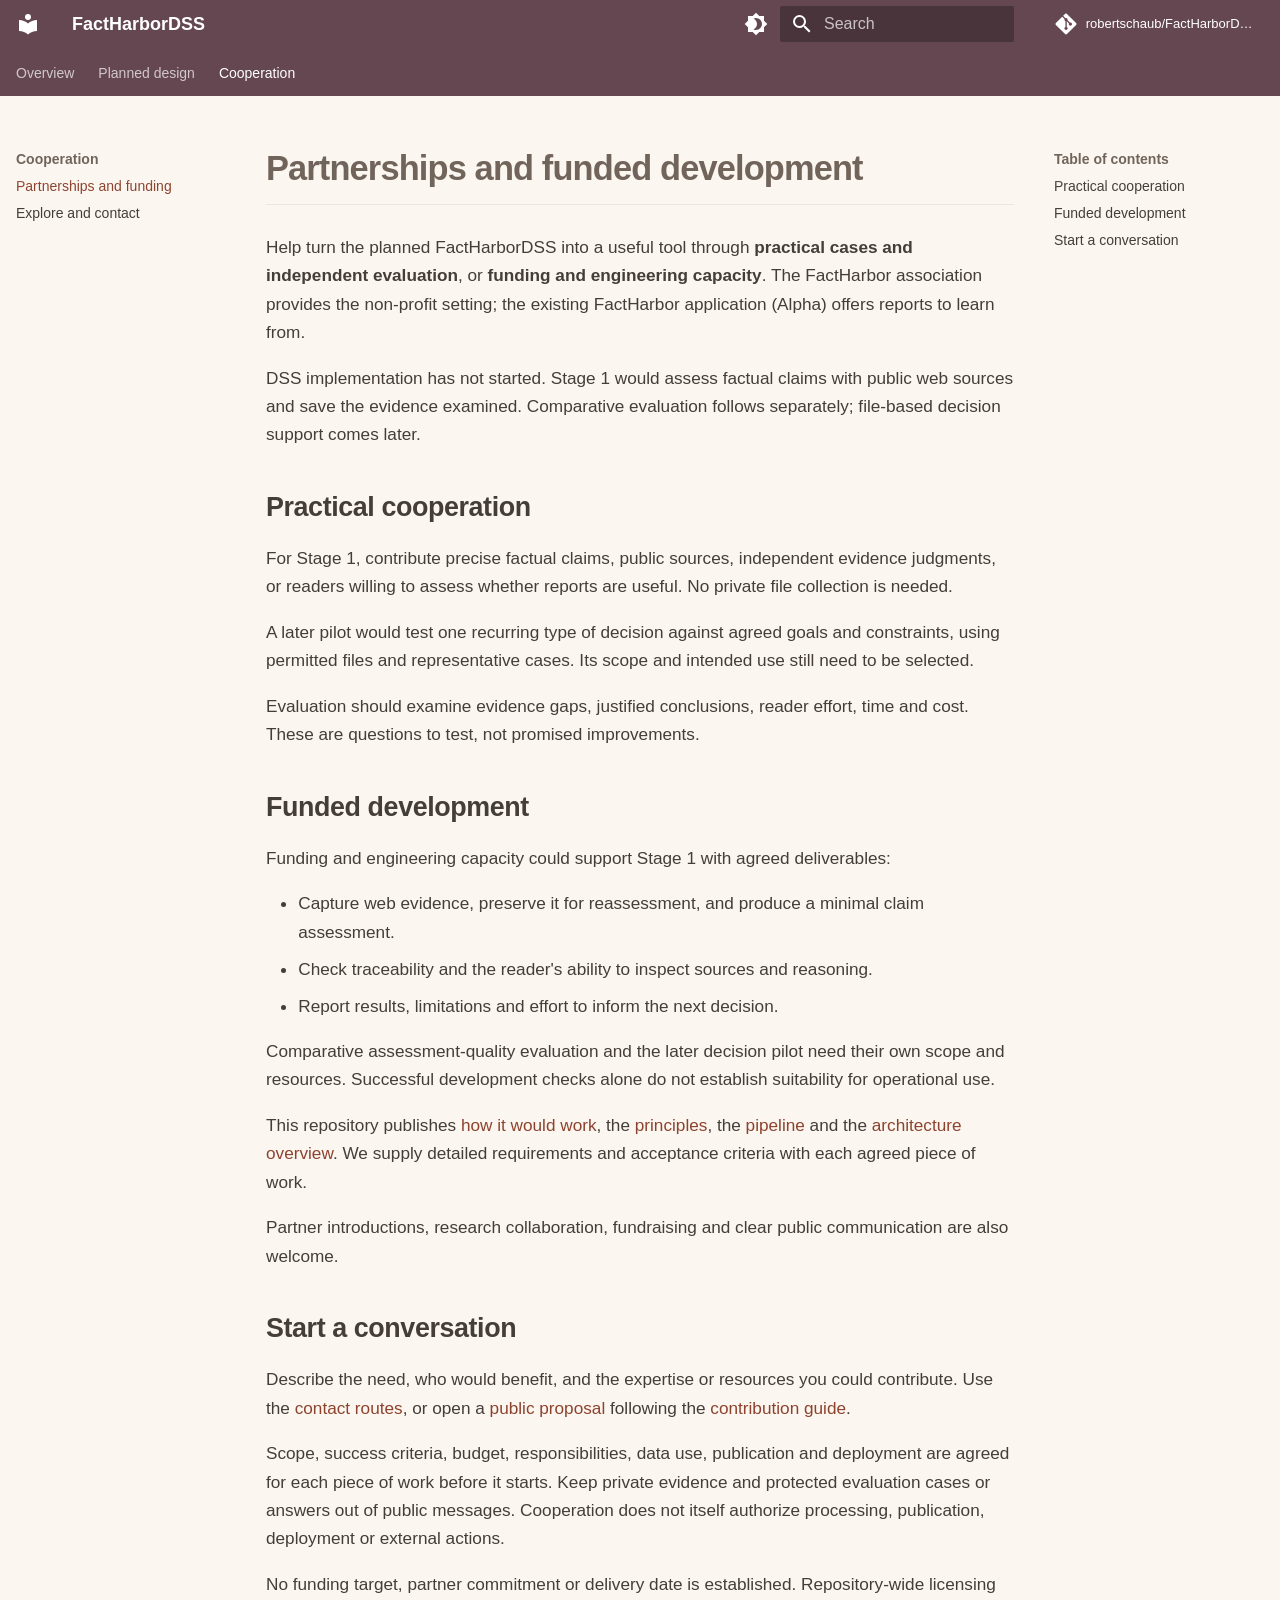
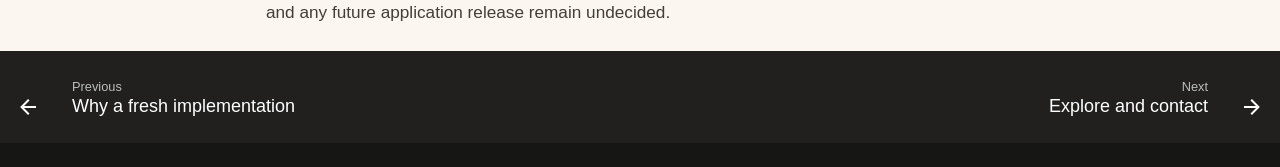
<file: Cooperation.html>
<!doctype html>
<html lang="en" class="no-js">
  <head>
    
      <meta charset="utf-8">
      <meta name="viewport" content="width=device-width,initial-scale=1">
      
        <meta name="description" content="Evidence-based claim assessment and decision support — purpose, development and cooperation.">
      
      
      
        <link rel="canonical" href="https://robertschaub.github.io/FactHarborDSS/Cooperation.html">
      
      
        <link rel="prev" href="Rationale.html">
      
      
        <link rel="next" href="Links.html">
      
      
        
      
      
      <link rel="icon" href="assets/images/favicon.png">
      <meta name="generator" content="mkdocs-1.6.1, mkdocs-material-9.7.6">
    
    
      
        <title>Partnerships and funding - FactHarborDSS</title>
      
    
    
      <link rel="stylesheet" href="assets/stylesheets/main.484c7ddc.min.css">
      
        
        <link rel="stylesheet" href="assets/stylesheets/palette.ab4e12ef.min.css">
      
      


    
    
      
    
    
      
    
    
      <link rel="stylesheet" href="assets/stylesheets/extra.css">
    
    <script>__md_scope=new URL(".",location),__md_hash=e=>[...e].reduce(((e,_)=>(e<<5)-e+_.charCodeAt(0)),0),__md_get=(e,_=localStorage,t=__md_scope)=>JSON.parse(_.getItem(t.pathname+"."+e)),__md_set=(e,_,t=localStorage,a=__md_scope)=>{try{t.setItem(a.pathname+"."+e,JSON.stringify(_))}catch(e){}}</script>
    
      

    
    
  </head>
  
  
    
    
      
    
    
    
    
    <body dir="ltr" data-md-color-scheme="default" data-md-color-primary="custom" data-md-color-accent="custom">
  
    
    <input class="md-toggle" data-md-toggle="drawer" type="checkbox" id="__drawer" autocomplete="off">
    <input class="md-toggle" data-md-toggle="search" type="checkbox" id="__search" autocomplete="off">
    <label class="md-overlay" for="__drawer"></label>
    <div data-md-component="skip">
      
        
        <a href="#partnerships-and-funded-development" class="md-skip">
          Skip to content
        </a>
      
    </div>
    <div data-md-component="announce">
      
    </div>
    
    
      

<header class="md-header" data-md-component="header">
  <nav class="md-header__inner md-grid" aria-label="Header">
    <a href="." title="FactHarborDSS" class="md-header__button md-logo" aria-label="FactHarborDSS" data-md-component="logo">
      
  
  <svg xmlns="http://www.w3.org/2000/svg" viewBox="0 0 24 24"><path d="M12 8a3 3 0 0 0 3-3 3 3 0 0 0-3-3 3 3 0 0 0-3 3 3 3 0 0 0 3 3m0 3.54C9.64 9.35 6.5 8 3 8v11c3.5 0 6.64 1.35 9 3.54 2.36-2.19 5.5-3.54 9-3.54V8c-3.5 0-6.64 1.35-9 3.54"/></svg>

    </a>
    <label class="md-header__button md-icon" for="__drawer">
      
      <svg xmlns="http://www.w3.org/2000/svg" viewBox="0 0 24 24"><path d="M3 6h18v2H3zm0 5h18v2H3zm0 5h18v2H3z"/></svg>
    </label>
    <div class="md-header__title" data-md-component="header-title">
      <div class="md-header__ellipsis">
        <div class="md-header__topic">
          <span class="md-ellipsis">
            FactHarborDSS
          </span>
        </div>
        <div class="md-header__topic" data-md-component="header-topic">
          <span class="md-ellipsis">
            
              Partnerships and funding
            
          </span>
        </div>
      </div>
    </div>
    
      
        <form class="md-header__option" data-md-component="palette">
  
    
    
    
    <input class="md-option" data-md-color-media="" data-md-color-scheme="default" data-md-color-primary="custom" data-md-color-accent="custom"  aria-label="Switch to dark mode"  type="radio" name="__palette" id="__palette_0">
    
      <label class="md-header__button md-icon" title="Switch to dark mode" for="__palette_1" hidden>
        <svg xmlns="http://www.w3.org/2000/svg" viewBox="0 0 24 24"><path d="M12 18c-.89 0-1.74-.2-2.5-.55C11.56 16.5 13 14.42 13 12s-1.44-4.5-3.5-5.45C10.26 6.2 11.11 6 12 6a6 6 0 0 1 6 6 6 6 0 0 1-6 6m8-9.31V4h-4.69L12 .69 8.69 4H4v4.69L.69 12 4 15.31V20h4.69L12 23.31 15.31 20H20v-4.69L23.31 12z"/></svg>
      </label>
    
  
    
    
    
    <input class="md-option" data-md-color-media="" data-md-color-scheme="slate" data-md-color-primary="custom" data-md-color-accent="custom"  aria-label="Switch to light mode"  type="radio" name="__palette" id="__palette_1">
    
      <label class="md-header__button md-icon" title="Switch to light mode" for="__palette_0" hidden>
        <svg xmlns="http://www.w3.org/2000/svg" viewBox="0 0 24 24"><path d="M12 8a4 4 0 0 0-4 4 4 4 0 0 0 4 4 4 4 0 0 0 4-4 4 4 0 0 0-4-4m0 10a6 6 0 0 1-6-6 6 6 0 0 1 6-6 6 6 0 0 1 6 6 6 6 0 0 1-6 6m8-9.31V4h-4.69L12 .69 8.69 4H4v4.69L.69 12 4 15.31V20h4.69L12 23.31 15.31 20H20v-4.69L23.31 12z"/></svg>
      </label>
    
  
</form>
      
    
    
      <script>var palette=__md_get("__palette");if(palette&&palette.color){if("(prefers-color-scheme)"===palette.color.media){var media=matchMedia("(prefers-color-scheme: light)"),input=document.querySelector(media.matches?"[data-md-color-media='(prefers-color-scheme: light)']":"[data-md-color-media='(prefers-color-scheme: dark)']");palette.color.media=input.getAttribute("data-md-color-media"),palette.color.scheme=input.getAttribute("data-md-color-scheme"),palette.color.primary=input.getAttribute("data-md-color-primary"),palette.color.accent=input.getAttribute("data-md-color-accent")}for(var[key,value]of Object.entries(palette.color))document.body.setAttribute("data-md-color-"+key,value)}</script>
    
    
    
      
      
        <label class="md-header__button md-icon" for="__search">
          
          <svg xmlns="http://www.w3.org/2000/svg" viewBox="0 0 24 24"><path d="M9.5 3A6.5 6.5 0 0 1 16 9.5c0 1.61-.59 3.09-1.56 4.23l.27.27h.79l5 5-1.5 1.5-5-5v-.79l-.27-.27A6.52 6.52 0 0 1 9.5 16 6.5 6.5 0 0 1 3 9.5 6.5 6.5 0 0 1 9.5 3m0 2C7 5 5 7 5 9.5S7 14 9.5 14 14 12 14 9.5 12 5 9.5 5"/></svg>
        </label>
        <div class="md-search" data-md-component="search" role="dialog">
  <label class="md-search__overlay" for="__search"></label>
  <div class="md-search__inner" role="search">
    <form class="md-search__form" name="search">
      <input type="text" class="md-search__input" name="query" aria-label="Search" placeholder="Search" autocapitalize="off" autocorrect="off" autocomplete="off" spellcheck="false" data-md-component="search-query" required>
      <label class="md-search__icon md-icon" for="__search">
        
        <svg xmlns="http://www.w3.org/2000/svg" viewBox="0 0 24 24"><path d="M9.5 3A6.5 6.5 0 0 1 16 9.5c0 1.61-.59 3.09-1.56 4.23l.27.27h.79l5 5-1.5 1.5-5-5v-.79l-.27-.27A6.52 6.52 0 0 1 9.5 16 6.5 6.5 0 0 1 3 9.5 6.5 6.5 0 0 1 9.5 3m0 2C7 5 5 7 5 9.5S7 14 9.5 14 14 12 14 9.5 12 5 9.5 5"/></svg>
        
        <svg xmlns="http://www.w3.org/2000/svg" viewBox="0 0 24 24"><path d="M20 11v2H8l5.5 5.5-1.42 1.42L4.16 12l7.92-7.92L13.5 5.5 8 11z"/></svg>
      </label>
      <nav class="md-search__options" aria-label="Search">
        
        <button type="reset" class="md-search__icon md-icon" title="Clear" aria-label="Clear" tabindex="-1">
          
          <svg xmlns="http://www.w3.org/2000/svg" viewBox="0 0 24 24"><path d="M19 6.41 17.59 5 12 10.59 6.41 5 5 6.41 10.59 12 5 17.59 6.41 19 12 13.41 17.59 19 19 17.59 13.41 12z"/></svg>
        </button>
      </nav>
      
        <div class="md-search__suggest" data-md-component="search-suggest"></div>
      
    </form>
    <div class="md-search__output">
      <div class="md-search__scrollwrap" tabindex="0" data-md-scrollfix>
        <div class="md-search-result" data-md-component="search-result">
          <div class="md-search-result__meta">
            Initializing search
          </div>
          <ol class="md-search-result__list" role="presentation"></ol>
        </div>
      </div>
    </div>
  </div>
</div>
      
    
    
      <div class="md-header__source">
        <a href="https://github.com/robertschaub/FactHarborDSS" title="Go to repository" class="md-source" data-md-component="source">
  <div class="md-source__icon md-icon">
    
    <svg xmlns="http://www.w3.org/2000/svg" viewBox="0 0 448 512"><!--! Font Awesome Free 7.1.0 by @fontawesome - https://fontawesome.com License - https://fontawesome.com/license/free (Icons: CC BY 4.0, Fonts: SIL OFL 1.1, Code: MIT License) Copyright 2025 Fonticons, Inc.--><path d="M439.6 236.1 244 40.5c-5.4-5.5-12.8-8.5-20.4-8.5s-15 3-20.4 8.4L162.5 81l51.5 51.5c27.1-9.1 52.7 16.8 43.4 43.7l49.7 49.7c34.2-11.8 61.2 31 35.5 56.7-26.5 26.5-70.2-2.9-56-37.3L240.3 199v121.9c25.3 12.5 22.3 41.8 9.1 55-6.4 6.4-15.2 10.1-24.3 10.1s-17.8-3.6-24.3-10.1c-17.6-17.6-11.1-46.9 11.2-56v-123c-20.8-8.5-24.6-30.7-18.6-45L142.6 101 8.5 235.1C3 240.6 0 247.9 0 255.5s3 15 8.5 20.4l195.6 195.7c5.4 5.4 12.7 8.4 20.4 8.4s15-3 20.4-8.4l194.7-194.7c5.4-5.4 8.4-12.8 8.4-20.4s-3-15-8.4-20.4"/></svg>
  </div>
  <div class="md-source__repository">
    robertschaub/FactHarborDSS
  </div>
</a>
      </div>
    
  </nav>
  
</header>
    
    <div class="md-container" data-md-component="container">
      
      
        
          
            
<nav class="md-tabs" aria-label="Tabs" data-md-component="tabs">
  <div class="md-grid">
    <ul class="md-tabs__list">
      
        
  
  
  
  
    
    
      <li class="md-tabs__item">
        <a href="index.html" class="md-tabs__link">
          
  
  
  Overview

        </a>
      </li>
    
  

      
        
  
  
  
  
    
    
      <li class="md-tabs__item">
        <a href="Requirements.html" class="md-tabs__link">
          
  
  
  Planned design

        </a>
      </li>
    
  

      
        
  
  
  
    
  
  
    
    
      <li class="md-tabs__item md-tabs__item--active">
        <a href="Cooperation.html" class="md-tabs__link">
          
  
  
  Cooperation

        </a>
      </li>
    
  

      
    </ul>
  </div>
</nav>
          
        
      
      <main class="md-main" data-md-component="main">
        <div class="md-main__inner md-grid">
          
            
              
              <div class="md-sidebar md-sidebar--primary" data-md-component="sidebar" data-md-type="navigation" >
                <div class="md-sidebar__scrollwrap">
                  <div class="md-sidebar__inner">
                    


  


<nav class="md-nav md-nav--primary md-nav--lifted" aria-label="Navigation" data-md-level="0">
  <label class="md-nav__title" for="__drawer">
    <a href="." title="FactHarborDSS" class="md-nav__button md-logo" aria-label="FactHarborDSS" data-md-component="logo">
      
  
  <svg xmlns="http://www.w3.org/2000/svg" viewBox="0 0 24 24"><path d="M12 8a3 3 0 0 0 3-3 3 3 0 0 0-3-3 3 3 0 0 0-3 3 3 3 0 0 0 3 3m0 3.54C9.64 9.35 6.5 8 3 8v11c3.5 0 6.64 1.35 9 3.54 2.36-2.19 5.5-3.54 9-3.54V8c-3.5 0-6.64 1.35-9 3.54"/></svg>

    </a>
    FactHarborDSS
  </label>
  
    <div class="md-nav__source">
      <a href="https://github.com/robertschaub/FactHarborDSS" title="Go to repository" class="md-source" data-md-component="source">
  <div class="md-source__icon md-icon">
    
    <svg xmlns="http://www.w3.org/2000/svg" viewBox="0 0 448 512"><!--! Font Awesome Free 7.1.0 by @fontawesome - https://fontawesome.com License - https://fontawesome.com/license/free (Icons: CC BY 4.0, Fonts: SIL OFL 1.1, Code: MIT License) Copyright 2025 Fonticons, Inc.--><path d="M439.6 236.1 244 40.5c-5.4-5.5-12.8-8.5-20.4-8.5s-15 3-20.4 8.4L162.5 81l51.5 51.5c27.1-9.1 52.7 16.8 43.4 43.7l49.7 49.7c34.2-11.8 61.2 31 35.5 56.7-26.5 26.5-70.2-2.9-56-37.3L240.3 199v121.9c25.3 12.5 22.3 41.8 9.1 55-6.4 6.4-15.2 10.1-24.3 10.1s-17.8-3.6-24.3-10.1c-17.6-17.6-11.1-46.9 11.2-56v-123c-20.8-8.5-24.6-30.7-18.6-45L142.6 101 8.5 235.1C3 240.6 0 247.9 0 255.5s3 15 8.5 20.4l195.6 195.7c5.4 5.4 12.7 8.4 20.4 8.4s15-3 20.4-8.4l194.7-194.7c5.4-5.4 8.4-12.8 8.4-20.4s-3-15-8.4-20.4"/></svg>
  </div>
  <div class="md-source__repository">
    robertschaub/FactHarborDSS
  </div>
</a>
    </div>
  
  <ul class="md-nav__list" data-md-scrollfix>
    
      
      
  
  
  
  
    
    
    
    
      
      
        
      
    
    
    <li class="md-nav__item md-nav__item--nested">
      
        
        
        <input class="md-nav__toggle md-toggle " type="checkbox" id="__nav_1" >
        
          
          <label class="md-nav__link" for="__nav_1" id="__nav_1_label" tabindex="0">
            
  
  
  <span class="md-ellipsis">
    
  
    Overview
  

    
  </span>
  
  

            <span class="md-nav__icon md-icon"></span>
          </label>
        
        <nav class="md-nav" data-md-level="1" aria-labelledby="__nav_1_label" aria-expanded="false">
          <label class="md-nav__title" for="__nav_1">
            <span class="md-nav__icon md-icon"></span>
            
  
    Overview
  

          </label>
          <ul class="md-nav__list" data-md-scrollfix>
            
              
                
  
  
  
  
    <li class="md-nav__item">
      <a href="index.html" class="md-nav__link">
        
  
  
  <span class="md-ellipsis">
    
  
    Home
  

    
  </span>
  
  

      </a>
    </li>
  

              
            
              
                
  
  
  
  
    <li class="md-nav__item">
      <a href="Concept.html" class="md-nav__link">
        
  
  
  <span class="md-ellipsis">
    
  
    How it would work
  

    
  </span>
  
  

      </a>
    </li>
  

              
            
              
                
  
  
  
  
    <li class="md-nav__item">
      <a href="FactHarbor.html" class="md-nav__link">
        
  
  
  <span class="md-ellipsis">
    
  
    From FactHarbor to DSS
  

    
  </span>
  
  

      </a>
    </li>
  

              
            
              
                
  
  
  
  
    <li class="md-nav__item">
      <a href="Charter-and-EGA.html" class="md-nav__link">
        
  
  
  <span class="md-ellipsis">
    
  
    Our AI Charter and EGA
  

    
  </span>
  
  

      </a>
    </li>
  

              
            
              
                
  
  
  
  
    <li class="md-nav__item">
      <a href="Background.html" class="md-nav__link">
        
  
  
  <span class="md-ellipsis">
    
  
    Association and projects
  

    
  </span>
  
  

      </a>
    </li>
  

              
            
          </ul>
        </nav>
      
    </li>
  

    
      
      
  
  
  
  
    
    
    
    
      
      
        
      
    
    
    <li class="md-nav__item md-nav__item--nested">
      
        
        
        <input class="md-nav__toggle md-toggle " type="checkbox" id="__nav_2" >
        
          
          <label class="md-nav__link" for="__nav_2" id="__nav_2_label" tabindex="0">
            
  
  
  <span class="md-ellipsis">
    
  
    Planned design
  

    
  </span>
  
  

            <span class="md-nav__icon md-icon"></span>
          </label>
        
        <nav class="md-nav" data-md-level="1" aria-labelledby="__nav_2_label" aria-expanded="false">
          <label class="md-nav__title" for="__nav_2">
            <span class="md-nav__icon md-icon"></span>
            
  
    Planned design
  

          </label>
          <ul class="md-nav__list" data-md-scrollfix>
            
              
                
  
  
  
  
    <li class="md-nav__item">
      <a href="Requirements.html" class="md-nav__link">
        
  
  
  <span class="md-ellipsis">
    
  
    Principles
  

    
  </span>
  
  

      </a>
    </li>
  

              
            
              
                
  
  
  
  
    <li class="md-nav__item">
      <a href="Pipeline.html" class="md-nav__link">
        
  
  
  <span class="md-ellipsis">
    
  
    Analysis pipeline
  

    
  </span>
  
  

      </a>
    </li>
  

              
            
              
                
  
  
  
  
    <li class="md-nav__item">
      <a href="Architecture.html" class="md-nav__link">
        
  
  
  <span class="md-ellipsis">
    
  
    Planned architecture
  

    
  </span>
  
  

      </a>
    </li>
  

              
            
              
                
  
  
  
  
    <li class="md-nav__item">
      <a href="Rationale.html" class="md-nav__link">
        
  
  
  <span class="md-ellipsis">
    
  
    Why a fresh implementation
  

    
  </span>
  
  

      </a>
    </li>
  

              
            
          </ul>
        </nav>
      
    </li>
  

    
      
      
  
  
    
  
  
  
    
    
    
    
      
        
        
      
      
        
      
    
    
    <li class="md-nav__item md-nav__item--active md-nav__item--section md-nav__item--nested">
      
        
        
        <input class="md-nav__toggle md-toggle " type="checkbox" id="__nav_3" checked>
        
          
          <label class="md-nav__link" for="__nav_3" id="__nav_3_label" tabindex="">
            
  
  
  <span class="md-ellipsis">
    
  
    Cooperation
  

    
  </span>
  
  

            <span class="md-nav__icon md-icon"></span>
          </label>
        
        <nav class="md-nav" data-md-level="1" aria-labelledby="__nav_3_label" aria-expanded="true">
          <label class="md-nav__title" for="__nav_3">
            <span class="md-nav__icon md-icon"></span>
            
  
    Cooperation
  

          </label>
          <ul class="md-nav__list" data-md-scrollfix>
            
              
                
  
  
    
  
  
  
    <li class="md-nav__item md-nav__item--active">
      
      <input class="md-nav__toggle md-toggle" type="checkbox" id="__toc">
      
      
        
      
      
        <label class="md-nav__link md-nav__link--active" for="__toc">
          
  
  
  <span class="md-ellipsis">
    
  
    Partnerships and funding
  

    
  </span>
  
  

          <span class="md-nav__icon md-icon"></span>
        </label>
      
      <a href="Cooperation.html" class="md-nav__link md-nav__link--active">
        
  
  
  <span class="md-ellipsis">
    
  
    Partnerships and funding
  

    
  </span>
  
  

      </a>
      
        

<nav class="md-nav md-nav--secondary" aria-label="Table of contents">
  
  
  
    
  
  
    <label class="md-nav__title" for="__toc">
      <span class="md-nav__icon md-icon"></span>
      Table of contents
    </label>
    <ul class="md-nav__list" data-md-component="toc" data-md-scrollfix>
      
        <li class="md-nav__item">
  <a href="#practical-cooperation" class="md-nav__link">
    <span class="md-ellipsis">
      
        Practical cooperation
      
    </span>
  </a>
  
</li>
      
        <li class="md-nav__item">
  <a href="#funded-development" class="md-nav__link">
    <span class="md-ellipsis">
      
        Funded development
      
    </span>
  </a>
  
</li>
      
        <li class="md-nav__item">
  <a href="#start-a-conversation" class="md-nav__link">
    <span class="md-ellipsis">
      
        Start a conversation
      
    </span>
  </a>
  
</li>
      
    </ul>
  
</nav>
      
    </li>
  

              
            
              
                
  
  
  
  
    <li class="md-nav__item">
      <a href="Links.html" class="md-nav__link">
        
  
  
  <span class="md-ellipsis">
    
  
    Explore and contact
  

    
  </span>
  
  

      </a>
    </li>
  

              
            
          </ul>
        </nav>
      
    </li>
  

    
  </ul>
</nav>
                  </div>
                </div>
              </div>
            
            
              
              <div class="md-sidebar md-sidebar--secondary" data-md-component="sidebar" data-md-type="toc" >
                <div class="md-sidebar__scrollwrap">
                  <div class="md-sidebar__inner">
                    

<nav class="md-nav md-nav--secondary" aria-label="Table of contents">
  
  
  
    
  
  
    <label class="md-nav__title" for="__toc">
      <span class="md-nav__icon md-icon"></span>
      Table of contents
    </label>
    <ul class="md-nav__list" data-md-component="toc" data-md-scrollfix>
      
        <li class="md-nav__item">
  <a href="#practical-cooperation" class="md-nav__link">
    <span class="md-ellipsis">
      
        Practical cooperation
      
    </span>
  </a>
  
</li>
      
        <li class="md-nav__item">
  <a href="#funded-development" class="md-nav__link">
    <span class="md-ellipsis">
      
        Funded development
      
    </span>
  </a>
  
</li>
      
        <li class="md-nav__item">
  <a href="#start-a-conversation" class="md-nav__link">
    <span class="md-ellipsis">
      
        Start a conversation
      
    </span>
  </a>
  
</li>
      
    </ul>
  
</nav>
                  </div>
                </div>
              </div>
            
          
          
            <div class="md-content" data-md-component="content">
              
              <article class="md-content__inner md-typeset">
                
                  



<h1 id="partnerships-and-funded-development">Partnerships and funded development<a class="headerlink" href="#partnerships-and-funded-development" title="Permanent link">&para;</a></h1>
<p>Help turn the planned FactHarborDSS into a useful tool through <strong>practical cases and independent evaluation</strong>, or <strong>funding and engineering capacity</strong>. The FactHarbor association provides the non-profit setting; the existing FactHarbor application (Alpha) offers reports to learn from.</p>
<p>DSS implementation has not started. Stage 1 would assess factual claims with public web sources and save the evidence examined. Comparative evaluation follows separately; file-based decision support comes later.</p>
<h2 id="practical-cooperation">Practical cooperation<a class="headerlink" href="#practical-cooperation" title="Permanent link">&para;</a></h2>
<p>For Stage 1, contribute precise factual claims, public sources, independent evidence judgments, or readers willing to assess whether reports are useful. No private file collection is needed.</p>
<p>A later pilot would test one recurring type of decision against agreed goals and constraints, using permitted files and representative cases. Its scope and intended use still need to be selected.</p>
<p>Evaluation should examine evidence gaps, justified conclusions, reader effort, time and cost. These are questions to test, not promised improvements.</p>
<h2 id="funded-development">Funded development<a class="headerlink" href="#funded-development" title="Permanent link">&para;</a></h2>
<p>Funding and engineering capacity could support Stage 1 with agreed deliverables:</p>
<ul>
<li>Capture web evidence, preserve it for reassessment, and produce a minimal claim assessment.</li>
<li>Check traceability and the reader's ability to inspect sources and reasoning.</li>
<li>Report results, limitations and effort to inform the next decision.</li>
</ul>
<p>Comparative assessment-quality evaluation and the later decision pilot need their own scope and resources. Successful development checks alone do not establish suitability for operational use.</p>
<p>This repository publishes <a href="Concept.html">how it would work</a>, the <a href="Requirements.html">principles</a>, the <a href="Pipeline.html">pipeline</a> and the <a href="Architecture.html">architecture overview</a>. We supply detailed requirements and acceptance criteria with each agreed piece of work.</p>
<p>Partner introductions, research collaboration, fundraising and clear public communication are also welcome.</p>
<h2 id="start-a-conversation">Start a conversation<a class="headerlink" href="#start-a-conversation" title="Permanent link">&para;</a></h2>
<p>Describe the need, who would benefit, and the expertise or resources you could contribute. Use the <a href="Links.html#start-a-conversation">contact routes</a>, or open a <a href="https://github.com/robertschaub/FactHarborDSS/issues">public proposal</a> following the <a href="https://github.com/robertschaub/FactHarborDSS/blob/main/CONTRIBUTING.md">contribution guide</a>.</p>
<p>Scope, success criteria, budget, responsibilities, data use, publication and deployment are agreed for each piece of work before it starts. Keep private evidence and protected evaluation cases or answers out of public messages. Cooperation does not itself authorize processing, publication, deployment or external actions.</p>
<p>No funding target, partner commitment or delivery date is established. Repository-wide licensing and any future application release remain undecided.</p>












                
              </article>
            </div>
          
          
<script>var target=document.getElementById(location.hash.slice(1));target&&target.name&&(target.checked=target.name.startsWith("__tabbed_"))</script>
        </div>
        
          <button type="button" class="md-top md-icon" data-md-component="top" hidden>
  
  <svg xmlns="http://www.w3.org/2000/svg" viewBox="0 0 24 24"><path d="M13 20h-2V8l-5.5 5.5-1.42-1.42L12 4.16l7.92 7.92-1.42 1.42L13 8z"/></svg>
  Back to top
</button>
        
      </main>
      
        <footer class="md-footer">
  
    
      
      <nav class="md-footer__inner md-grid" aria-label="Footer" >
        
          
          <a href="Rationale.html" class="md-footer__link md-footer__link--prev" aria-label="Previous: Why a fresh implementation">
            <div class="md-footer__button md-icon">
              
              <svg xmlns="http://www.w3.org/2000/svg" viewBox="0 0 24 24"><path d="M20 11v2H8l5.5 5.5-1.42 1.42L4.16 12l7.92-7.92L13.5 5.5 8 11z"/></svg>
            </div>
            <div class="md-footer__title">
              <span class="md-footer__direction">
                Previous
              </span>
              <div class="md-ellipsis">
                Why a fresh implementation
              </div>
            </div>
          </a>
        
        
          
          <a href="Links.html" class="md-footer__link md-footer__link--next" aria-label="Next: Explore and contact">
            <div class="md-footer__title">
              <span class="md-footer__direction">
                Next
              </span>
              <div class="md-ellipsis">
                Explore and contact
              </div>
            </div>
            <div class="md-footer__button md-icon">
              
              <svg xmlns="http://www.w3.org/2000/svg" viewBox="0 0 24 24"><path d="M4 11v2h12l-5.5 5.5 1.42 1.42L19.84 12l-7.92-7.92L10.5 5.5 16 11z"/></svg>
            </div>
          </a>
        
      </nav>
    
  
  <div class="md-footer-meta md-typeset">
    <div class="md-footer-meta__inner md-grid">
      <div class="md-copyright">
  
  
</div>
      
    </div>
  </div>
</footer>
      
    </div>
    <div class="md-dialog" data-md-component="dialog">
      <div class="md-dialog__inner md-typeset"></div>
    </div>
    
    
    
      
      
      <script id="__config" type="application/json">{"annotate": null, "base": ".", "features": ["navigation.tabs", "navigation.sections", "navigation.top", "navigation.footer", "toc.follow", "search.suggest", "search.highlight", "content.code.copy"], "search": "assets/javascripts/workers/search.2c215733.min.js", "tags": null, "translations": {"clipboard.copied": "Copied to clipboard", "clipboard.copy": "Copy to clipboard", "search.result.more.one": "1 more on this page", "search.result.more.other": "# more on this page", "search.result.none": "No matching documents", "search.result.one": "1 matching document", "search.result.other": "# matching documents", "search.result.placeholder": "Type to start searching", "search.result.term.missing": "Missing", "select.version": "Select version"}, "version": null}</script>
    
    
      <script src="assets/javascripts/bundle.79ae519e.min.js"></script>
      
    
  </body>
</html>
</file>
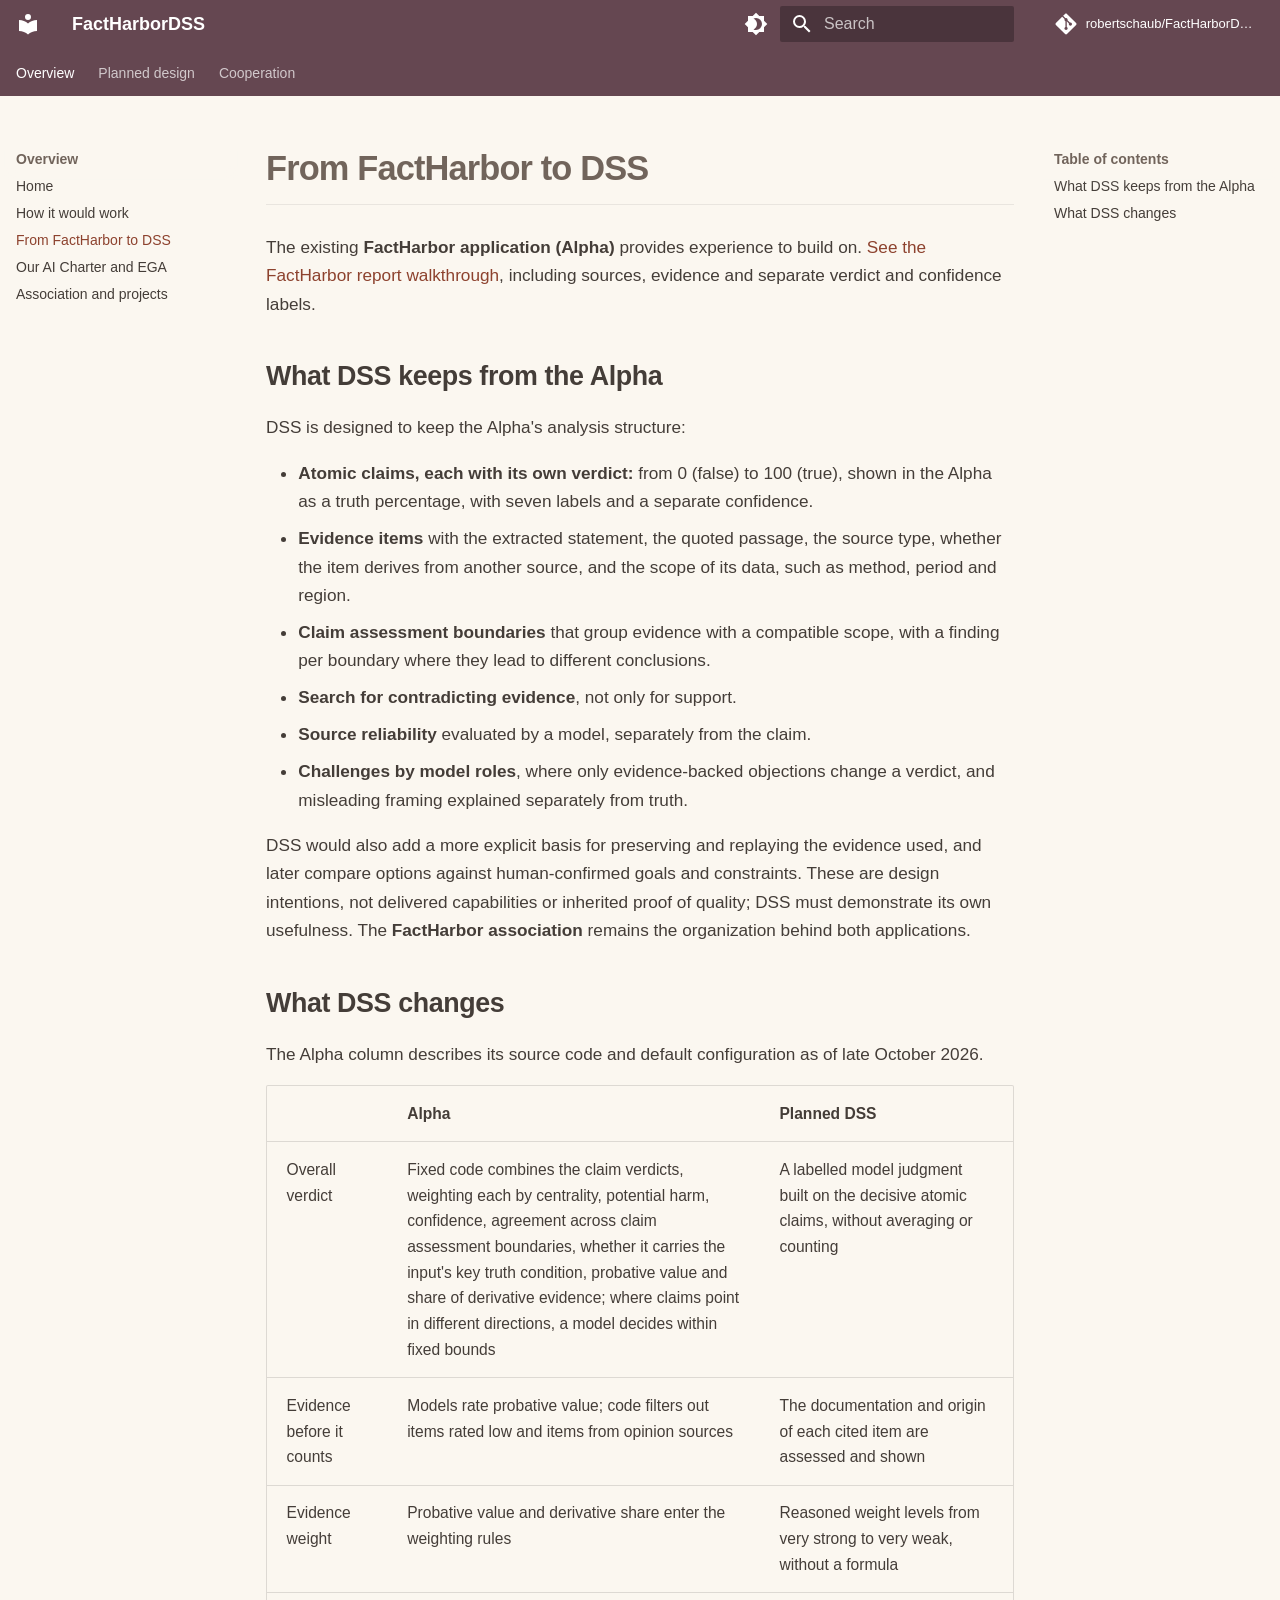
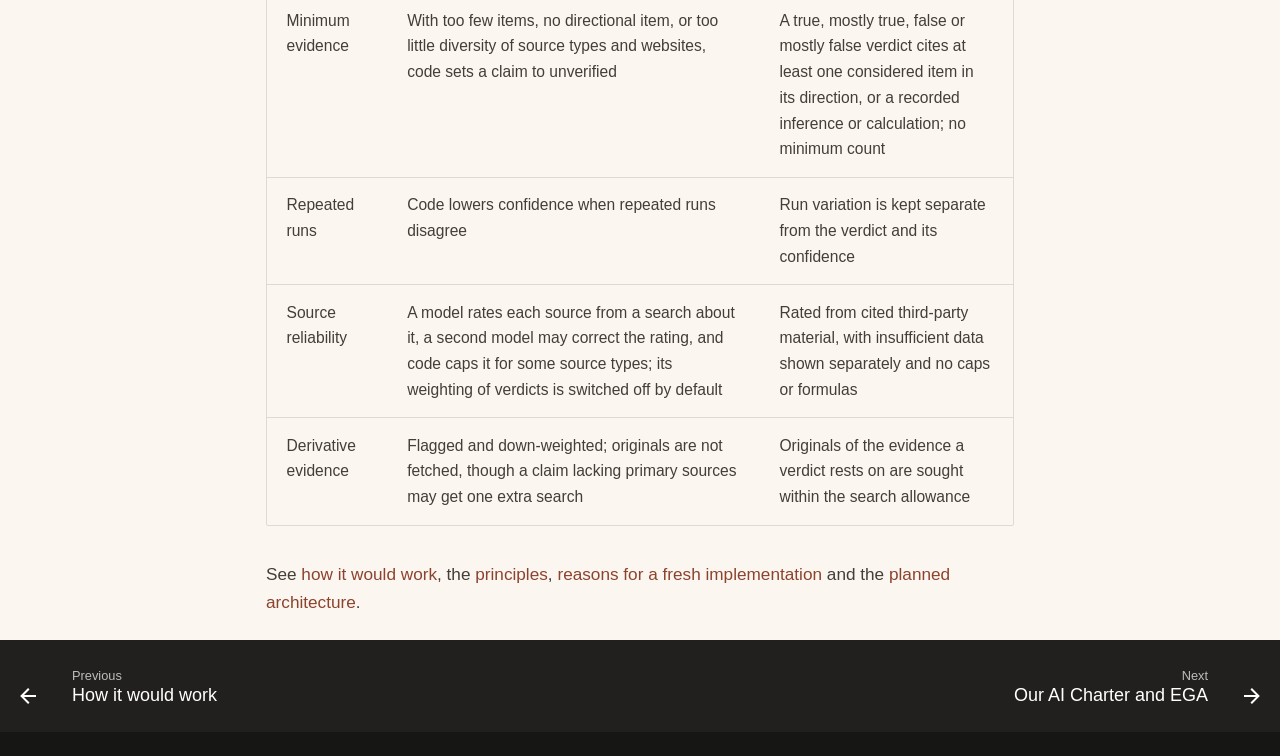
<file: FactHarbor.html>
<!doctype html>
<html lang="en" class="no-js">
  <head>
    
      <meta charset="utf-8">
      <meta name="viewport" content="width=device-width,initial-scale=1">
      
        <meta name="description" content="Evidence-based claim assessment and decision support — purpose, development and cooperation.">
      
      
      
        <link rel="canonical" href="https://robertschaub.github.io/FactHarborDSS/FactHarbor.html">
      
      
        <link rel="prev" href="Concept.html">
      
      
        <link rel="next" href="Charter-and-EGA.html">
      
      
        
      
      
      <link rel="icon" href="assets/images/favicon.png">
      <meta name="generator" content="mkdocs-1.6.1, mkdocs-material-9.7.6">
    
    
      
        <title>From FactHarbor to DSS - FactHarborDSS</title>
      
    
    
      <link rel="stylesheet" href="assets/stylesheets/main.484c7ddc.min.css">
      
        
        <link rel="stylesheet" href="assets/stylesheets/palette.ab4e12ef.min.css">
      
      


    
    
      
    
    
      
    
    
      <link rel="stylesheet" href="assets/stylesheets/extra.css">
    
    <script>__md_scope=new URL(".",location),__md_hash=e=>[...e].reduce(((e,_)=>(e<<5)-e+_.charCodeAt(0)),0),__md_get=(e,_=localStorage,t=__md_scope)=>JSON.parse(_.getItem(t.pathname+"."+e)),__md_set=(e,_,t=localStorage,a=__md_scope)=>{try{t.setItem(a.pathname+"."+e,JSON.stringify(_))}catch(e){}}</script>
    
      

    
    
  </head>
  
  
    
    
      
    
    
    
    
    <body dir="ltr" data-md-color-scheme="default" data-md-color-primary="custom" data-md-color-accent="custom">
  
    
    <input class="md-toggle" data-md-toggle="drawer" type="checkbox" id="__drawer" autocomplete="off">
    <input class="md-toggle" data-md-toggle="search" type="checkbox" id="__search" autocomplete="off">
    <label class="md-overlay" for="__drawer"></label>
    <div data-md-component="skip">
      
        
        <a href="#from-factharbor-to-dss" class="md-skip">
          Skip to content
        </a>
      
    </div>
    <div data-md-component="announce">
      
    </div>
    
    
      

<header class="md-header" data-md-component="header">
  <nav class="md-header__inner md-grid" aria-label="Header">
    <a href="." title="FactHarborDSS" class="md-header__button md-logo" aria-label="FactHarborDSS" data-md-component="logo">
      
  
  <svg xmlns="http://www.w3.org/2000/svg" viewBox="0 0 24 24"><path d="M12 8a3 3 0 0 0 3-3 3 3 0 0 0-3-3 3 3 0 0 0-3 3 3 3 0 0 0 3 3m0 3.54C9.64 9.35 6.5 8 3 8v11c3.5 0 6.64 1.35 9 3.54 2.36-2.19 5.5-3.54 9-3.54V8c-3.5 0-6.64 1.35-9 3.54"/></svg>

    </a>
    <label class="md-header__button md-icon" for="__drawer">
      
      <svg xmlns="http://www.w3.org/2000/svg" viewBox="0 0 24 24"><path d="M3 6h18v2H3zm0 5h18v2H3zm0 5h18v2H3z"/></svg>
    </label>
    <div class="md-header__title" data-md-component="header-title">
      <div class="md-header__ellipsis">
        <div class="md-header__topic">
          <span class="md-ellipsis">
            FactHarborDSS
          </span>
        </div>
        <div class="md-header__topic" data-md-component="header-topic">
          <span class="md-ellipsis">
            
              From FactHarbor to DSS
            
          </span>
        </div>
      </div>
    </div>
    
      
        <form class="md-header__option" data-md-component="palette">
  
    
    
    
    <input class="md-option" data-md-color-media="" data-md-color-scheme="default" data-md-color-primary="custom" data-md-color-accent="custom"  aria-label="Switch to dark mode"  type="radio" name="__palette" id="__palette_0">
    
      <label class="md-header__button md-icon" title="Switch to dark mode" for="__palette_1" hidden>
        <svg xmlns="http://www.w3.org/2000/svg" viewBox="0 0 24 24"><path d="M12 18c-.89 0-1.74-.2-2.5-.55C11.56 16.5 13 14.42 13 12s-1.44-4.5-3.5-5.45C10.26 6.2 11.11 6 12 6a6 6 0 0 1 6 6 6 6 0 0 1-6 6m8-9.31V4h-4.69L12 .69 8.69 4H4v4.69L.69 12 4 15.31V20h4.69L12 23.31 15.31 20H20v-4.69L23.31 12z"/></svg>
      </label>
    
  
    
    
    
    <input class="md-option" data-md-color-media="" data-md-color-scheme="slate" data-md-color-primary="custom" data-md-color-accent="custom"  aria-label="Switch to light mode"  type="radio" name="__palette" id="__palette_1">
    
      <label class="md-header__button md-icon" title="Switch to light mode" for="__palette_0" hidden>
        <svg xmlns="http://www.w3.org/2000/svg" viewBox="0 0 24 24"><path d="M12 8a4 4 0 0 0-4 4 4 4 0 0 0 4 4 4 4 0 0 0 4-4 4 4 0 0 0-4-4m0 10a6 6 0 0 1-6-6 6 6 0 0 1 6-6 6 6 0 0 1 6 6 6 6 0 0 1-6 6m8-9.31V4h-4.69L12 .69 8.69 4H4v4.69L.69 12 4 15.31V20h4.69L12 23.31 15.31 20H20v-4.69L23.31 12z"/></svg>
      </label>
    
  
</form>
      
    
    
      <script>var palette=__md_get("__palette");if(palette&&palette.color){if("(prefers-color-scheme)"===palette.color.media){var media=matchMedia("(prefers-color-scheme: light)"),input=document.querySelector(media.matches?"[data-md-color-media='(prefers-color-scheme: light)']":"[data-md-color-media='(prefers-color-scheme: dark)']");palette.color.media=input.getAttribute("data-md-color-media"),palette.color.scheme=input.getAttribute("data-md-color-scheme"),palette.color.primary=input.getAttribute("data-md-color-primary"),palette.color.accent=input.getAttribute("data-md-color-accent")}for(var[key,value]of Object.entries(palette.color))document.body.setAttribute("data-md-color-"+key,value)}</script>
    
    
    
      
      
        <label class="md-header__button md-icon" for="__search">
          
          <svg xmlns="http://www.w3.org/2000/svg" viewBox="0 0 24 24"><path d="M9.5 3A6.5 6.5 0 0 1 16 9.5c0 1.61-.59 3.09-1.56 4.23l.27.27h.79l5 5-1.5 1.5-5-5v-.79l-.27-.27A6.52 6.52 0 0 1 9.5 16 6.5 6.5 0 0 1 3 9.5 6.5 6.5 0 0 1 9.5 3m0 2C7 5 5 7 5 9.5S7 14 9.5 14 14 12 14 9.5 12 5 9.5 5"/></svg>
        </label>
        <div class="md-search" data-md-component="search" role="dialog">
  <label class="md-search__overlay" for="__search"></label>
  <div class="md-search__inner" role="search">
    <form class="md-search__form" name="search">
      <input type="text" class="md-search__input" name="query" aria-label="Search" placeholder="Search" autocapitalize="off" autocorrect="off" autocomplete="off" spellcheck="false" data-md-component="search-query" required>
      <label class="md-search__icon md-icon" for="__search">
        
        <svg xmlns="http://www.w3.org/2000/svg" viewBox="0 0 24 24"><path d="M9.5 3A6.5 6.5 0 0 1 16 9.5c0 1.61-.59 3.09-1.56 4.23l.27.27h.79l5 5-1.5 1.5-5-5v-.79l-.27-.27A6.52 6.52 0 0 1 9.5 16 6.5 6.5 0 0 1 3 9.5 6.5 6.5 0 0 1 9.5 3m0 2C7 5 5 7 5 9.5S7 14 9.5 14 14 12 14 9.5 12 5 9.5 5"/></svg>
        
        <svg xmlns="http://www.w3.org/2000/svg" viewBox="0 0 24 24"><path d="M20 11v2H8l5.5 5.5-1.42 1.42L4.16 12l7.92-7.92L13.5 5.5 8 11z"/></svg>
      </label>
      <nav class="md-search__options" aria-label="Search">
        
        <button type="reset" class="md-search__icon md-icon" title="Clear" aria-label="Clear" tabindex="-1">
          
          <svg xmlns="http://www.w3.org/2000/svg" viewBox="0 0 24 24"><path d="M19 6.41 17.59 5 12 10.59 6.41 5 5 6.41 10.59 12 5 17.59 6.41 19 12 13.41 17.59 19 19 17.59 13.41 12z"/></svg>
        </button>
      </nav>
      
        <div class="md-search__suggest" data-md-component="search-suggest"></div>
      
    </form>
    <div class="md-search__output">
      <div class="md-search__scrollwrap" tabindex="0" data-md-scrollfix>
        <div class="md-search-result" data-md-component="search-result">
          <div class="md-search-result__meta">
            Initializing search
          </div>
          <ol class="md-search-result__list" role="presentation"></ol>
        </div>
      </div>
    </div>
  </div>
</div>
      
    
    
      <div class="md-header__source">
        <a href="https://github.com/robertschaub/FactHarborDSS" title="Go to repository" class="md-source" data-md-component="source">
  <div class="md-source__icon md-icon">
    
    <svg xmlns="http://www.w3.org/2000/svg" viewBox="0 0 448 512"><!--! Font Awesome Free 7.1.0 by @fontawesome - https://fontawesome.com License - https://fontawesome.com/license/free (Icons: CC BY 4.0, Fonts: SIL OFL 1.1, Code: MIT License) Copyright 2025 Fonticons, Inc.--><path d="M439.6 236.1 244 40.5c-5.4-5.5-12.8-8.5-20.4-8.5s-15 3-20.4 8.4L162.5 81l51.5 51.5c27.1-9.1 52.7 16.8 43.4 43.7l49.7 49.7c34.2-11.8 61.2 31 35.5 56.7-26.5 26.5-70.2-2.9-56-37.3L240.3 199v121.9c25.3 12.5 22.3 41.8 9.1 55-6.4 6.4-15.2 10.1-24.3 10.1s-17.8-3.6-24.3-10.1c-17.6-17.6-11.1-46.9 11.2-56v-123c-20.8-8.5-24.6-30.7-18.6-45L142.6 101 8.5 235.1C3 240.6 0 247.9 0 255.5s3 15 8.5 20.4l195.6 195.7c5.4 5.4 12.7 8.4 20.4 8.4s15-3 20.4-8.4l194.7-194.7c5.4-5.4 8.4-12.8 8.4-20.4s-3-15-8.4-20.4"/></svg>
  </div>
  <div class="md-source__repository">
    robertschaub/FactHarborDSS
  </div>
</a>
      </div>
    
  </nav>
  
</header>
    
    <div class="md-container" data-md-component="container">
      
      
        
          
            
<nav class="md-tabs" aria-label="Tabs" data-md-component="tabs">
  <div class="md-grid">
    <ul class="md-tabs__list">
      
        
  
  
  
    
  
  
    
    
      <li class="md-tabs__item md-tabs__item--active">
        <a href="index.html" class="md-tabs__link">
          
  
  
  Overview

        </a>
      </li>
    
  

      
        
  
  
  
  
    
    
      <li class="md-tabs__item">
        <a href="Requirements.html" class="md-tabs__link">
          
  
  
  Planned design

        </a>
      </li>
    
  

      
        
  
  
  
  
    
    
      <li class="md-tabs__item">
        <a href="Cooperation.html" class="md-tabs__link">
          
  
  
  Cooperation

        </a>
      </li>
    
  

      
    </ul>
  </div>
</nav>
          
        
      
      <main class="md-main" data-md-component="main">
        <div class="md-main__inner md-grid">
          
            
              
              <div class="md-sidebar md-sidebar--primary" data-md-component="sidebar" data-md-type="navigation" >
                <div class="md-sidebar__scrollwrap">
                  <div class="md-sidebar__inner">
                    


  


<nav class="md-nav md-nav--primary md-nav--lifted" aria-label="Navigation" data-md-level="0">
  <label class="md-nav__title" for="__drawer">
    <a href="." title="FactHarborDSS" class="md-nav__button md-logo" aria-label="FactHarborDSS" data-md-component="logo">
      
  
  <svg xmlns="http://www.w3.org/2000/svg" viewBox="0 0 24 24"><path d="M12 8a3 3 0 0 0 3-3 3 3 0 0 0-3-3 3 3 0 0 0-3 3 3 3 0 0 0 3 3m0 3.54C9.64 9.35 6.5 8 3 8v11c3.5 0 6.64 1.35 9 3.54 2.36-2.19 5.5-3.54 9-3.54V8c-3.5 0-6.64 1.35-9 3.54"/></svg>

    </a>
    FactHarborDSS
  </label>
  
    <div class="md-nav__source">
      <a href="https://github.com/robertschaub/FactHarborDSS" title="Go to repository" class="md-source" data-md-component="source">
  <div class="md-source__icon md-icon">
    
    <svg xmlns="http://www.w3.org/2000/svg" viewBox="0 0 448 512"><!--! Font Awesome Free 7.1.0 by @fontawesome - https://fontawesome.com License - https://fontawesome.com/license/free (Icons: CC BY 4.0, Fonts: SIL OFL 1.1, Code: MIT License) Copyright 2025 Fonticons, Inc.--><path d="M439.6 236.1 244 40.5c-5.4-5.5-12.8-8.5-20.4-8.5s-15 3-20.4 8.4L162.5 81l51.5 51.5c27.1-9.1 52.7 16.8 43.4 43.7l49.7 49.7c34.2-11.8 61.2 31 35.5 56.7-26.5 26.5-70.2-2.9-56-37.3L240.3 199v121.9c25.3 12.5 22.3 41.8 9.1 55-6.4 6.4-15.2 10.1-24.3 10.1s-17.8-3.6-24.3-10.1c-17.6-17.6-11.1-46.9 11.2-56v-123c-20.8-8.5-24.6-30.7-18.6-45L142.6 101 8.5 235.1C3 240.6 0 247.9 0 255.5s3 15 8.5 20.4l195.6 195.7c5.4 5.4 12.7 8.4 20.4 8.4s15-3 20.4-8.4l194.7-194.7c5.4-5.4 8.4-12.8 8.4-20.4s-3-15-8.4-20.4"/></svg>
  </div>
  <div class="md-source__repository">
    robertschaub/FactHarborDSS
  </div>
</a>
    </div>
  
  <ul class="md-nav__list" data-md-scrollfix>
    
      
      
  
  
    
  
  
  
    
    
    
    
      
        
        
      
      
        
      
    
    
    <li class="md-nav__item md-nav__item--active md-nav__item--section md-nav__item--nested">
      
        
        
        <input class="md-nav__toggle md-toggle " type="checkbox" id="__nav_1" checked>
        
          
          <label class="md-nav__link" for="__nav_1" id="__nav_1_label" tabindex="">
            
  
  
  <span class="md-ellipsis">
    
  
    Overview
  

    
  </span>
  
  

            <span class="md-nav__icon md-icon"></span>
          </label>
        
        <nav class="md-nav" data-md-level="1" aria-labelledby="__nav_1_label" aria-expanded="true">
          <label class="md-nav__title" for="__nav_1">
            <span class="md-nav__icon md-icon"></span>
            
  
    Overview
  

          </label>
          <ul class="md-nav__list" data-md-scrollfix>
            
              
                
  
  
  
  
    <li class="md-nav__item">
      <a href="index.html" class="md-nav__link">
        
  
  
  <span class="md-ellipsis">
    
  
    Home
  

    
  </span>
  
  

      </a>
    </li>
  

              
            
              
                
  
  
  
  
    <li class="md-nav__item">
      <a href="Concept.html" class="md-nav__link">
        
  
  
  <span class="md-ellipsis">
    
  
    How it would work
  

    
  </span>
  
  

      </a>
    </li>
  

              
            
              
                
  
  
    
  
  
  
    <li class="md-nav__item md-nav__item--active">
      
      <input class="md-nav__toggle md-toggle" type="checkbox" id="__toc">
      
      
        
      
      
        <label class="md-nav__link md-nav__link--active" for="__toc">
          
  
  
  <span class="md-ellipsis">
    
  
    From FactHarbor to DSS
  

    
  </span>
  
  

          <span class="md-nav__icon md-icon"></span>
        </label>
      
      <a href="FactHarbor.html" class="md-nav__link md-nav__link--active">
        
  
  
  <span class="md-ellipsis">
    
  
    From FactHarbor to DSS
  

    
  </span>
  
  

      </a>
      
        

<nav class="md-nav md-nav--secondary" aria-label="Table of contents">
  
  
  
    
  
  
    <label class="md-nav__title" for="__toc">
      <span class="md-nav__icon md-icon"></span>
      Table of contents
    </label>
    <ul class="md-nav__list" data-md-component="toc" data-md-scrollfix>
      
        <li class="md-nav__item">
  <a href="#what-dss-keeps-from-the-alpha" class="md-nav__link">
    <span class="md-ellipsis">
      
        What DSS keeps from the Alpha
      
    </span>
  </a>
  
</li>
      
        <li class="md-nav__item">
  <a href="#what-dss-changes" class="md-nav__link">
    <span class="md-ellipsis">
      
        What DSS changes
      
    </span>
  </a>
  
</li>
      
    </ul>
  
</nav>
      
    </li>
  

              
            
              
                
  
  
  
  
    <li class="md-nav__item">
      <a href="Charter-and-EGA.html" class="md-nav__link">
        
  
  
  <span class="md-ellipsis">
    
  
    Our AI Charter and EGA
  

    
  </span>
  
  

      </a>
    </li>
  

              
            
              
                
  
  
  
  
    <li class="md-nav__item">
      <a href="Background.html" class="md-nav__link">
        
  
  
  <span class="md-ellipsis">
    
  
    Association and projects
  

    
  </span>
  
  

      </a>
    </li>
  

              
            
          </ul>
        </nav>
      
    </li>
  

    
      
      
  
  
  
  
    
    
    
    
      
      
        
      
    
    
    <li class="md-nav__item md-nav__item--nested">
      
        
        
        <input class="md-nav__toggle md-toggle " type="checkbox" id="__nav_2" >
        
          
          <label class="md-nav__link" for="__nav_2" id="__nav_2_label" tabindex="0">
            
  
  
  <span class="md-ellipsis">
    
  
    Planned design
  

    
  </span>
  
  

            <span class="md-nav__icon md-icon"></span>
          </label>
        
        <nav class="md-nav" data-md-level="1" aria-labelledby="__nav_2_label" aria-expanded="false">
          <label class="md-nav__title" for="__nav_2">
            <span class="md-nav__icon md-icon"></span>
            
  
    Planned design
  

          </label>
          <ul class="md-nav__list" data-md-scrollfix>
            
              
                
  
  
  
  
    <li class="md-nav__item">
      <a href="Requirements.html" class="md-nav__link">
        
  
  
  <span class="md-ellipsis">
    
  
    Principles
  

    
  </span>
  
  

      </a>
    </li>
  

              
            
              
                
  
  
  
  
    <li class="md-nav__item">
      <a href="Pipeline.html" class="md-nav__link">
        
  
  
  <span class="md-ellipsis">
    
  
    Analysis pipeline
  

    
  </span>
  
  

      </a>
    </li>
  

              
            
              
                
  
  
  
  
    <li class="md-nav__item">
      <a href="Architecture.html" class="md-nav__link">
        
  
  
  <span class="md-ellipsis">
    
  
    Planned architecture
  

    
  </span>
  
  

      </a>
    </li>
  

              
            
              
                
  
  
  
  
    <li class="md-nav__item">
      <a href="Rationale.html" class="md-nav__link">
        
  
  
  <span class="md-ellipsis">
    
  
    Why a fresh implementation
  

    
  </span>
  
  

      </a>
    </li>
  

              
            
          </ul>
        </nav>
      
    </li>
  

    
      
      
  
  
  
  
    
    
    
    
      
      
        
      
    
    
    <li class="md-nav__item md-nav__item--nested">
      
        
        
        <input class="md-nav__toggle md-toggle " type="checkbox" id="__nav_3" >
        
          
          <label class="md-nav__link" for="__nav_3" id="__nav_3_label" tabindex="0">
            
  
  
  <span class="md-ellipsis">
    
  
    Cooperation
  

    
  </span>
  
  

            <span class="md-nav__icon md-icon"></span>
          </label>
        
        <nav class="md-nav" data-md-level="1" aria-labelledby="__nav_3_label" aria-expanded="false">
          <label class="md-nav__title" for="__nav_3">
            <span class="md-nav__icon md-icon"></span>
            
  
    Cooperation
  

          </label>
          <ul class="md-nav__list" data-md-scrollfix>
            
              
                
  
  
  
  
    <li class="md-nav__item">
      <a href="Cooperation.html" class="md-nav__link">
        
  
  
  <span class="md-ellipsis">
    
  
    Partnerships and funding
  

    
  </span>
  
  

      </a>
    </li>
  

              
            
              
                
  
  
  
  
    <li class="md-nav__item">
      <a href="Links.html" class="md-nav__link">
        
  
  
  <span class="md-ellipsis">
    
  
    Explore and contact
  

    
  </span>
  
  

      </a>
    </li>
  

              
            
          </ul>
        </nav>
      
    </li>
  

    
  </ul>
</nav>
                  </div>
                </div>
              </div>
            
            
              
              <div class="md-sidebar md-sidebar--secondary" data-md-component="sidebar" data-md-type="toc" >
                <div class="md-sidebar__scrollwrap">
                  <div class="md-sidebar__inner">
                    

<nav class="md-nav md-nav--secondary" aria-label="Table of contents">
  
  
  
    
  
  
    <label class="md-nav__title" for="__toc">
      <span class="md-nav__icon md-icon"></span>
      Table of contents
    </label>
    <ul class="md-nav__list" data-md-component="toc" data-md-scrollfix>
      
        <li class="md-nav__item">
  <a href="#what-dss-keeps-from-the-alpha" class="md-nav__link">
    <span class="md-ellipsis">
      
        What DSS keeps from the Alpha
      
    </span>
  </a>
  
</li>
      
        <li class="md-nav__item">
  <a href="#what-dss-changes" class="md-nav__link">
    <span class="md-ellipsis">
      
        What DSS changes
      
    </span>
  </a>
  
</li>
      
    </ul>
  
</nav>
                  </div>
                </div>
              </div>
            
          
          
            <div class="md-content" data-md-component="content">
              
              <article class="md-content__inner md-typeset">
                
                  



<h1 id="from-factharbor-to-dss">From FactHarbor to DSS<a class="headerlink" href="#from-factharbor-to-dss" title="Permanent link">&para;</a></h1>
<p><a id="factharbor-application"></a>
<a id="read-the-result"></a>
<a id="inspect-the-evidence"></a></p>
<p>The existing <strong>FactHarbor application (Alpha)</strong> provides experience to build on. <a href="https://robertschaub.github.io/FactHarbor/#read-a-report">See the FactHarbor report walkthrough</a>, including sources, evidence and separate verdict and confidence labels.</p>
<p><a id="what-dss-would-carry-forward"></a></p>
<h2 id="what-dss-keeps-from-the-alpha">What DSS keeps from the Alpha<a class="headerlink" href="#what-dss-keeps-from-the-alpha" title="Permanent link">&para;</a></h2>
<p>DSS is designed to keep the Alpha's analysis structure:</p>
<ul>
<li><strong>Atomic claims, each with its own verdict:</strong> from 0 (false) to 100 (true), shown in the Alpha as a truth percentage, with seven labels and a separate confidence.</li>
<li><strong>Evidence items</strong> with the extracted statement, the quoted passage, the source type, whether the item derives from another source, and the scope of its data, such as method, period and region.</li>
<li><strong>Claim assessment boundaries</strong> that group evidence with a compatible scope, with a finding per boundary where they lead to different conclusions.</li>
<li><strong>Search for contradicting evidence</strong>, not only for support.</li>
<li><strong>Source reliability</strong> evaluated by a model, separately from the claim.</li>
<li><strong>Challenges by model roles</strong>, where only evidence-backed objections change a verdict, and misleading framing explained separately from truth.</li>
</ul>
<p>DSS would also add a more explicit basis for preserving and replaying the evidence used, and later compare options against human-confirmed goals and constraints. These are design intentions, not delivered capabilities or inherited proof of quality; DSS must demonstrate its own usefulness. The <strong>FactHarbor association</strong> remains the organization behind both applications.</p>
<p><a id="how-the-alpha-assesses-evidence-today"></a></p>
<h2 id="what-dss-changes">What DSS changes<a class="headerlink" href="#what-dss-changes" title="Permanent link">&para;</a></h2>
<p>The Alpha column describes its source code and default configuration as of late October 2026.</p>
<table>
<thead>
<tr>
<th></th>
<th>Alpha</th>
<th>Planned DSS</th>
</tr>
</thead>
<tbody>
<tr>
<td>Overall verdict</td>
<td>Fixed code combines the claim verdicts, weighting each by centrality, potential harm, confidence, agreement across claim assessment boundaries, whether it carries the input's key truth condition, probative value and share of derivative evidence; where claims point in different directions, a model decides within fixed bounds</td>
<td>A labelled model judgment built on the decisive atomic claims, without averaging or counting</td>
</tr>
<tr>
<td>Evidence before it counts</td>
<td>Models rate probative value; code filters out items rated low and items from opinion sources</td>
<td>The documentation and origin of each cited item are assessed and shown</td>
</tr>
<tr>
<td>Evidence weight</td>
<td>Probative value and derivative share enter the weighting rules</td>
<td>Reasoned weight levels from very strong to very weak, without a formula</td>
</tr>
<tr>
<td>Minimum evidence</td>
<td>With too few items, no directional item, or too little diversity of source types and websites, code sets a claim to unverified</td>
<td>A true, mostly true, false or mostly false verdict cites at least one considered item in its direction, or a recorded inference or calculation; no minimum count</td>
</tr>
<tr>
<td>Repeated runs</td>
<td>Code lowers confidence when repeated runs disagree</td>
<td>Run variation is kept separate from the verdict and its confidence</td>
</tr>
<tr>
<td>Source reliability</td>
<td>A model rates each source from a search about it, a second model may correct the rating, and code caps it for some source types; its weighting of verdicts is switched off by default</td>
<td>Rated from cited third-party material, with insufficient data shown separately and no caps or formulas</td>
</tr>
<tr>
<td>Derivative evidence</td>
<td>Flagged and down-weighted; originals are not fetched, though a claim lacking primary sources may get one extra search</td>
<td>Originals of the evidence a verdict rests on are sought within the search allowance</td>
</tr>
</tbody>
</table>
<p>See <a href="Concept.html">how it would work</a>, the <a href="Requirements.html">principles</a>, <a href="Rationale.html">reasons for a fresh implementation</a> and the <a href="Architecture.html">planned architecture</a>.</p>












                
              </article>
            </div>
          
          
<script>var target=document.getElementById(location.hash.slice(1));target&&target.name&&(target.checked=target.name.startsWith("__tabbed_"))</script>
        </div>
        
          <button type="button" class="md-top md-icon" data-md-component="top" hidden>
  
  <svg xmlns="http://www.w3.org/2000/svg" viewBox="0 0 24 24"><path d="M13 20h-2V8l-5.5 5.5-1.42-1.42L12 4.16l7.92 7.92-1.42 1.42L13 8z"/></svg>
  Back to top
</button>
        
      </main>
      
        <footer class="md-footer">
  
    
      
      <nav class="md-footer__inner md-grid" aria-label="Footer" >
        
          
          <a href="Concept.html" class="md-footer__link md-footer__link--prev" aria-label="Previous: How it would work">
            <div class="md-footer__button md-icon">
              
              <svg xmlns="http://www.w3.org/2000/svg" viewBox="0 0 24 24"><path d="M20 11v2H8l5.5 5.5-1.42 1.42L4.16 12l7.92-7.92L13.5 5.5 8 11z"/></svg>
            </div>
            <div class="md-footer__title">
              <span class="md-footer__direction">
                Previous
              </span>
              <div class="md-ellipsis">
                How it would work
              </div>
            </div>
          </a>
        
        
          
          <a href="Charter-and-EGA.html" class="md-footer__link md-footer__link--next" aria-label="Next: Our AI Charter and EGA">
            <div class="md-footer__title">
              <span class="md-footer__direction">
                Next
              </span>
              <div class="md-ellipsis">
                Our AI Charter and EGA
              </div>
            </div>
            <div class="md-footer__button md-icon">
              
              <svg xmlns="http://www.w3.org/2000/svg" viewBox="0 0 24 24"><path d="M4 11v2h12l-5.5 5.5 1.42 1.42L19.84 12l-7.92-7.92L10.5 5.5 16 11z"/></svg>
            </div>
          </a>
        
      </nav>
    
  
  <div class="md-footer-meta md-typeset">
    <div class="md-footer-meta__inner md-grid">
      <div class="md-copyright">
  
  
</div>
      
    </div>
  </div>
</footer>
      
    </div>
    <div class="md-dialog" data-md-component="dialog">
      <div class="md-dialog__inner md-typeset"></div>
    </div>
    
    
    
      
      
      <script id="__config" type="application/json">{"annotate": null, "base": ".", "features": ["navigation.tabs", "navigation.sections", "navigation.top", "navigation.footer", "toc.follow", "search.suggest", "search.highlight", "content.code.copy"], "search": "assets/javascripts/workers/search.2c215733.min.js", "tags": null, "translations": {"clipboard.copied": "Copied to clipboard", "clipboard.copy": "Copy to clipboard", "search.result.more.one": "1 more on this page", "search.result.more.other": "# more on this page", "search.result.none": "No matching documents", "search.result.one": "1 matching document", "search.result.other": "# matching documents", "search.result.placeholder": "Type to start searching", "search.result.term.missing": "Missing", "select.version": "Select version"}, "version": null}</script>
    
    
      <script src="assets/javascripts/bundle.79ae519e.min.js"></script>
      
    
  </body>
</html>
</file>
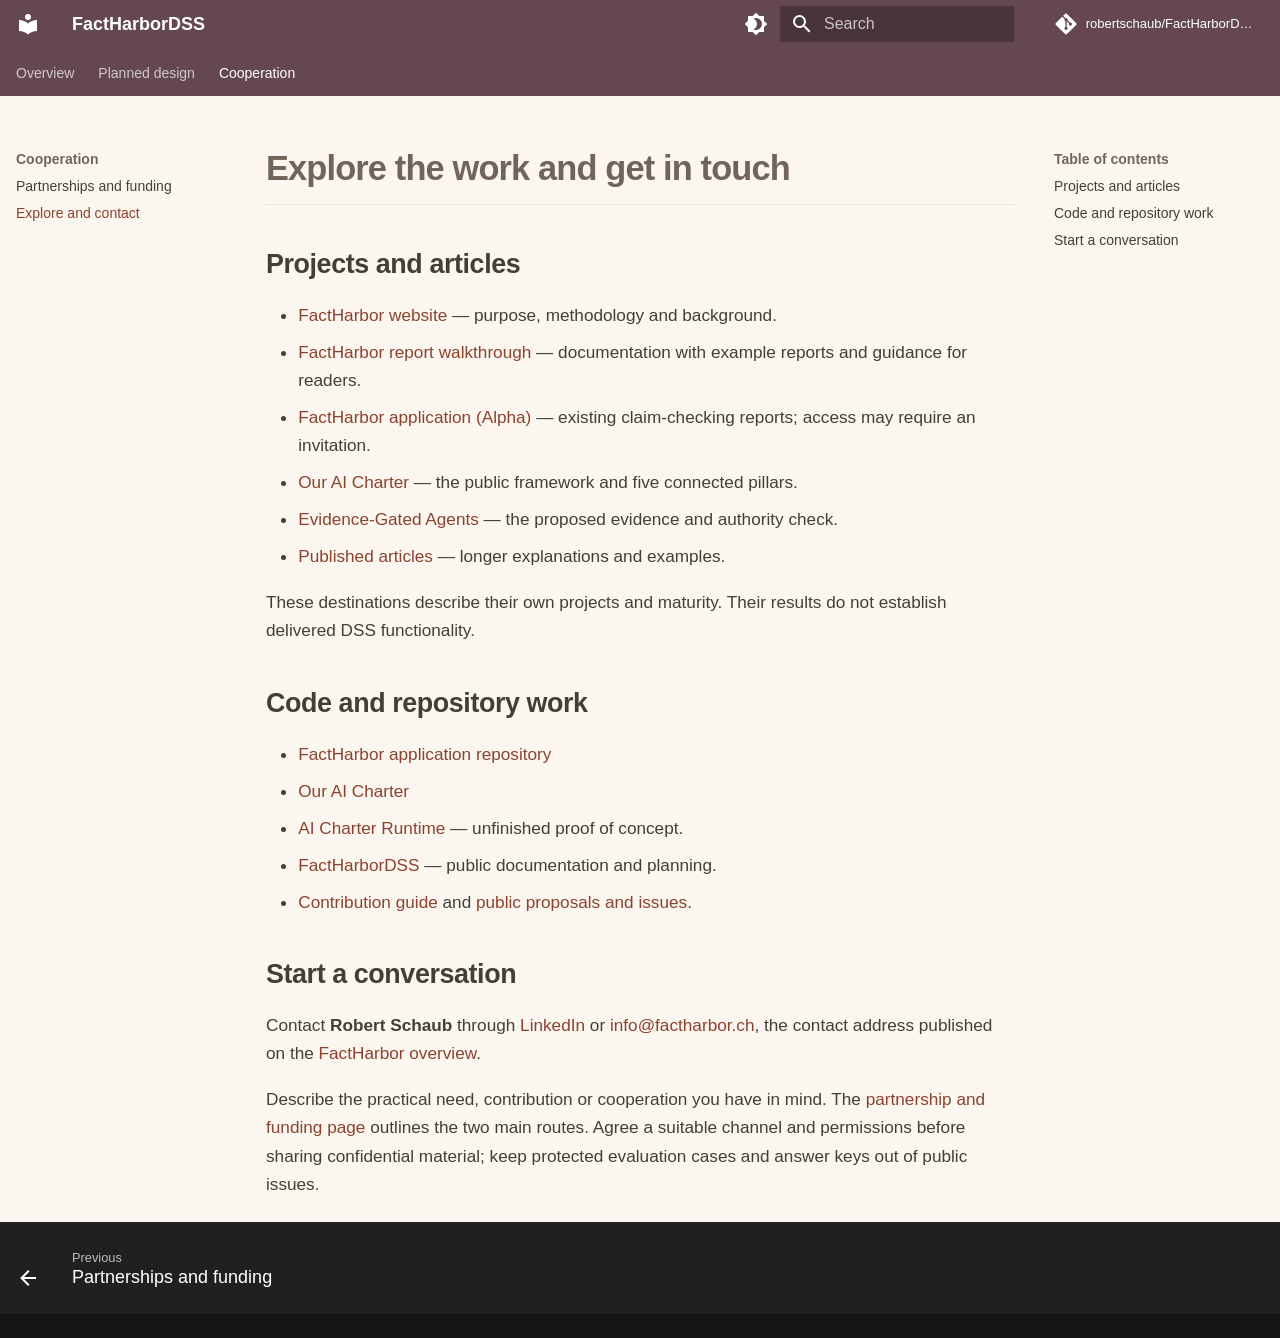
<file: Links.html>
<!doctype html>
<html lang="en" class="no-js">
  <head>
    
      <meta charset="utf-8">
      <meta name="viewport" content="width=device-width,initial-scale=1">
      
        <meta name="description" content="Evidence-based claim assessment and decision support — purpose, development and cooperation.">
      
      
      
        <link rel="canonical" href="https://robertschaub.github.io/FactHarborDSS/Links.html">
      
      
        <link rel="prev" href="Cooperation.html">
      
      
      
        
      
      
      <link rel="icon" href="assets/images/favicon.png">
      <meta name="generator" content="mkdocs-1.6.1, mkdocs-material-9.7.6">
    
    
      
        <title>Explore and contact - FactHarborDSS</title>
      
    
    
      <link rel="stylesheet" href="assets/stylesheets/main.484c7ddc.min.css">
      
        
        <link rel="stylesheet" href="assets/stylesheets/palette.ab4e12ef.min.css">
      
      


    
    
      
    
    
      
    
    
      <link rel="stylesheet" href="assets/stylesheets/extra.css">
    
    <script>__md_scope=new URL(".",location),__md_hash=e=>[...e].reduce(((e,_)=>(e<<5)-e+_.charCodeAt(0)),0),__md_get=(e,_=localStorage,t=__md_scope)=>JSON.parse(_.getItem(t.pathname+"."+e)),__md_set=(e,_,t=localStorage,a=__md_scope)=>{try{t.setItem(a.pathname+"."+e,JSON.stringify(_))}catch(e){}}</script>
    
      

    
    
  </head>
  
  
    
    
      
    
    
    
    
    <body dir="ltr" data-md-color-scheme="default" data-md-color-primary="custom" data-md-color-accent="custom">
  
    
    <input class="md-toggle" data-md-toggle="drawer" type="checkbox" id="__drawer" autocomplete="off">
    <input class="md-toggle" data-md-toggle="search" type="checkbox" id="__search" autocomplete="off">
    <label class="md-overlay" for="__drawer"></label>
    <div data-md-component="skip">
      
        
        <a href="#explore-the-work-and-get-in-touch" class="md-skip">
          Skip to content
        </a>
      
    </div>
    <div data-md-component="announce">
      
    </div>
    
    
      

<header class="md-header" data-md-component="header">
  <nav class="md-header__inner md-grid" aria-label="Header">
    <a href="." title="FactHarborDSS" class="md-header__button md-logo" aria-label="FactHarborDSS" data-md-component="logo">
      
  
  <svg xmlns="http://www.w3.org/2000/svg" viewBox="0 0 24 24"><path d="M12 8a3 3 0 0 0 3-3 3 3 0 0 0-3-3 3 3 0 0 0-3 3 3 3 0 0 0 3 3m0 3.54C9.64 9.35 6.5 8 3 8v11c3.5 0 6.64 1.35 9 3.54 2.36-2.19 5.5-3.54 9-3.54V8c-3.5 0-6.64 1.35-9 3.54"/></svg>

    </a>
    <label class="md-header__button md-icon" for="__drawer">
      
      <svg xmlns="http://www.w3.org/2000/svg" viewBox="0 0 24 24"><path d="M3 6h18v2H3zm0 5h18v2H3zm0 5h18v2H3z"/></svg>
    </label>
    <div class="md-header__title" data-md-component="header-title">
      <div class="md-header__ellipsis">
        <div class="md-header__topic">
          <span class="md-ellipsis">
            FactHarborDSS
          </span>
        </div>
        <div class="md-header__topic" data-md-component="header-topic">
          <span class="md-ellipsis">
            
              Explore and contact
            
          </span>
        </div>
      </div>
    </div>
    
      
        <form class="md-header__option" data-md-component="palette">
  
    
    
    
    <input class="md-option" data-md-color-media="" data-md-color-scheme="default" data-md-color-primary="custom" data-md-color-accent="custom"  aria-label="Switch to dark mode"  type="radio" name="__palette" id="__palette_0">
    
      <label class="md-header__button md-icon" title="Switch to dark mode" for="__palette_1" hidden>
        <svg xmlns="http://www.w3.org/2000/svg" viewBox="0 0 24 24"><path d="M12 18c-.89 0-1.74-.2-2.5-.55C11.56 16.5 13 14.42 13 12s-1.44-4.5-3.5-5.45C10.26 6.2 11.11 6 12 6a6 6 0 0 1 6 6 6 6 0 0 1-6 6m8-9.31V4h-4.69L12 .69 8.69 4H4v4.69L.69 12 4 15.31V20h4.69L12 23.31 15.31 20H20v-4.69L23.31 12z"/></svg>
      </label>
    
  
    
    
    
    <input class="md-option" data-md-color-media="" data-md-color-scheme="slate" data-md-color-primary="custom" data-md-color-accent="custom"  aria-label="Switch to light mode"  type="radio" name="__palette" id="__palette_1">
    
      <label class="md-header__button md-icon" title="Switch to light mode" for="__palette_0" hidden>
        <svg xmlns="http://www.w3.org/2000/svg" viewBox="0 0 24 24"><path d="M12 8a4 4 0 0 0-4 4 4 4 0 0 0 4 4 4 4 0 0 0 4-4 4 4 0 0 0-4-4m0 10a6 6 0 0 1-6-6 6 6 0 0 1 6-6 6 6 0 0 1 6 6 6 6 0 0 1-6 6m8-9.31V4h-4.69L12 .69 8.69 4H4v4.69L.69 12 4 15.31V20h4.69L12 23.31 15.31 20H20v-4.69L23.31 12z"/></svg>
      </label>
    
  
</form>
      
    
    
      <script>var palette=__md_get("__palette");if(palette&&palette.color){if("(prefers-color-scheme)"===palette.color.media){var media=matchMedia("(prefers-color-scheme: light)"),input=document.querySelector(media.matches?"[data-md-color-media='(prefers-color-scheme: light)']":"[data-md-color-media='(prefers-color-scheme: dark)']");palette.color.media=input.getAttribute("data-md-color-media"),palette.color.scheme=input.getAttribute("data-md-color-scheme"),palette.color.primary=input.getAttribute("data-md-color-primary"),palette.color.accent=input.getAttribute("data-md-color-accent")}for(var[key,value]of Object.entries(palette.color))document.body.setAttribute("data-md-color-"+key,value)}</script>
    
    
    
      
      
        <label class="md-header__button md-icon" for="__search">
          
          <svg xmlns="http://www.w3.org/2000/svg" viewBox="0 0 24 24"><path d="M9.5 3A6.5 6.5 0 0 1 16 9.5c0 1.61-.59 3.09-1.56 4.23l.27.27h.79l5 5-1.5 1.5-5-5v-.79l-.27-.27A6.52 6.52 0 0 1 9.5 16 6.5 6.5 0 0 1 3 9.5 6.5 6.5 0 0 1 9.5 3m0 2C7 5 5 7 5 9.5S7 14 9.5 14 14 12 14 9.5 12 5 9.5 5"/></svg>
        </label>
        <div class="md-search" data-md-component="search" role="dialog">
  <label class="md-search__overlay" for="__search"></label>
  <div class="md-search__inner" role="search">
    <form class="md-search__form" name="search">
      <input type="text" class="md-search__input" name="query" aria-label="Search" placeholder="Search" autocapitalize="off" autocorrect="off" autocomplete="off" spellcheck="false" data-md-component="search-query" required>
      <label class="md-search__icon md-icon" for="__search">
        
        <svg xmlns="http://www.w3.org/2000/svg" viewBox="0 0 24 24"><path d="M9.5 3A6.5 6.5 0 0 1 16 9.5c0 1.61-.59 3.09-1.56 4.23l.27.27h.79l5 5-1.5 1.5-5-5v-.79l-.27-.27A6.52 6.52 0 0 1 9.5 16 6.5 6.5 0 0 1 3 9.5 6.5 6.5 0 0 1 9.5 3m0 2C7 5 5 7 5 9.5S7 14 9.5 14 14 12 14 9.5 12 5 9.5 5"/></svg>
        
        <svg xmlns="http://www.w3.org/2000/svg" viewBox="0 0 24 24"><path d="M20 11v2H8l5.5 5.5-1.42 1.42L4.16 12l7.92-7.92L13.5 5.5 8 11z"/></svg>
      </label>
      <nav class="md-search__options" aria-label="Search">
        
        <button type="reset" class="md-search__icon md-icon" title="Clear" aria-label="Clear" tabindex="-1">
          
          <svg xmlns="http://www.w3.org/2000/svg" viewBox="0 0 24 24"><path d="M19 6.41 17.59 5 12 10.59 6.41 5 5 6.41 10.59 12 5 17.59 6.41 19 12 13.41 17.59 19 19 17.59 13.41 12z"/></svg>
        </button>
      </nav>
      
        <div class="md-search__suggest" data-md-component="search-suggest"></div>
      
    </form>
    <div class="md-search__output">
      <div class="md-search__scrollwrap" tabindex="0" data-md-scrollfix>
        <div class="md-search-result" data-md-component="search-result">
          <div class="md-search-result__meta">
            Initializing search
          </div>
          <ol class="md-search-result__list" role="presentation"></ol>
        </div>
      </div>
    </div>
  </div>
</div>
      
    
    
      <div class="md-header__source">
        <a href="https://github.com/robertschaub/FactHarborDSS" title="Go to repository" class="md-source" data-md-component="source">
  <div class="md-source__icon md-icon">
    
    <svg xmlns="http://www.w3.org/2000/svg" viewBox="0 0 448 512"><!--! Font Awesome Free 7.1.0 by @fontawesome - https://fontawesome.com License - https://fontawesome.com/license/free (Icons: CC BY 4.0, Fonts: SIL OFL 1.1, Code: MIT License) Copyright 2025 Fonticons, Inc.--><path d="M439.6 236.1 244 40.5c-5.4-5.5-12.8-8.5-20.4-8.5s-15 3-20.4 8.4L162.5 81l51.5 51.5c27.1-9.1 52.7 16.8 43.4 43.7l49.7 49.7c34.2-11.8 61.2 31 35.5 56.7-26.5 26.5-70.2-2.9-56-37.3L240.3 199v121.9c25.3 12.5 22.3 41.8 9.1 55-6.4 6.4-15.2 10.1-24.3 10.1s-17.8-3.6-24.3-10.1c-17.6-17.6-11.1-46.9 11.2-56v-123c-20.8-8.5-24.6-30.7-18.6-45L142.6 101 8.5 235.1C3 240.6 0 247.9 0 255.5s3 15 8.5 20.4l195.6 195.7c5.4 5.4 12.7 8.4 20.4 8.4s15-3 20.4-8.4l194.7-194.7c5.4-5.4 8.4-12.8 8.4-20.4s-3-15-8.4-20.4"/></svg>
  </div>
  <div class="md-source__repository">
    robertschaub/FactHarborDSS
  </div>
</a>
      </div>
    
  </nav>
  
</header>
    
    <div class="md-container" data-md-component="container">
      
      
        
          
            
<nav class="md-tabs" aria-label="Tabs" data-md-component="tabs">
  <div class="md-grid">
    <ul class="md-tabs__list">
      
        
  
  
  
  
    
    
      <li class="md-tabs__item">
        <a href="index.html" class="md-tabs__link">
          
  
  
  Overview

        </a>
      </li>
    
  

      
        
  
  
  
  
    
    
      <li class="md-tabs__item">
        <a href="Requirements.html" class="md-tabs__link">
          
  
  
  Planned design

        </a>
      </li>
    
  

      
        
  
  
  
    
  
  
    
    
      <li class="md-tabs__item md-tabs__item--active">
        <a href="Cooperation.html" class="md-tabs__link">
          
  
  
  Cooperation

        </a>
      </li>
    
  

      
    </ul>
  </div>
</nav>
          
        
      
      <main class="md-main" data-md-component="main">
        <div class="md-main__inner md-grid">
          
            
              
              <div class="md-sidebar md-sidebar--primary" data-md-component="sidebar" data-md-type="navigation" >
                <div class="md-sidebar__scrollwrap">
                  <div class="md-sidebar__inner">
                    


  


<nav class="md-nav md-nav--primary md-nav--lifted" aria-label="Navigation" data-md-level="0">
  <label class="md-nav__title" for="__drawer">
    <a href="." title="FactHarborDSS" class="md-nav__button md-logo" aria-label="FactHarborDSS" data-md-component="logo">
      
  
  <svg xmlns="http://www.w3.org/2000/svg" viewBox="0 0 24 24"><path d="M12 8a3 3 0 0 0 3-3 3 3 0 0 0-3-3 3 3 0 0 0-3 3 3 3 0 0 0 3 3m0 3.54C9.64 9.35 6.5 8 3 8v11c3.5 0 6.64 1.35 9 3.54 2.36-2.19 5.5-3.54 9-3.54V8c-3.5 0-6.64 1.35-9 3.54"/></svg>

    </a>
    FactHarborDSS
  </label>
  
    <div class="md-nav__source">
      <a href="https://github.com/robertschaub/FactHarborDSS" title="Go to repository" class="md-source" data-md-component="source">
  <div class="md-source__icon md-icon">
    
    <svg xmlns="http://www.w3.org/2000/svg" viewBox="0 0 448 512"><!--! Font Awesome Free 7.1.0 by @fontawesome - https://fontawesome.com License - https://fontawesome.com/license/free (Icons: CC BY 4.0, Fonts: SIL OFL 1.1, Code: MIT License) Copyright 2025 Fonticons, Inc.--><path d="M439.6 236.1 244 40.5c-5.4-5.5-12.8-8.5-20.4-8.5s-15 3-20.4 8.4L162.5 81l51.5 51.5c27.1-9.1 52.7 16.8 43.4 43.7l49.7 49.7c34.2-11.8 61.2 31 35.5 56.7-26.5 26.5-70.2-2.9-56-37.3L240.3 199v121.9c25.3 12.5 22.3 41.8 9.1 55-6.4 6.4-15.2 10.1-24.3 10.1s-17.8-3.6-24.3-10.1c-17.6-17.6-11.1-46.9 11.2-56v-123c-20.8-8.5-24.6-30.7-18.6-45L142.6 101 8.5 235.1C3 240.6 0 247.9 0 255.5s3 15 8.5 20.4l195.6 195.7c5.4 5.4 12.7 8.4 20.4 8.4s15-3 20.4-8.4l194.7-194.7c5.4-5.4 8.4-12.8 8.4-20.4s-3-15-8.4-20.4"/></svg>
  </div>
  <div class="md-source__repository">
    robertschaub/FactHarborDSS
  </div>
</a>
    </div>
  
  <ul class="md-nav__list" data-md-scrollfix>
    
      
      
  
  
  
  
    
    
    
    
      
      
        
      
    
    
    <li class="md-nav__item md-nav__item--nested">
      
        
        
        <input class="md-nav__toggle md-toggle " type="checkbox" id="__nav_1" >
        
          
          <label class="md-nav__link" for="__nav_1" id="__nav_1_label" tabindex="0">
            
  
  
  <span class="md-ellipsis">
    
  
    Overview
  

    
  </span>
  
  

            <span class="md-nav__icon md-icon"></span>
          </label>
        
        <nav class="md-nav" data-md-level="1" aria-labelledby="__nav_1_label" aria-expanded="false">
          <label class="md-nav__title" for="__nav_1">
            <span class="md-nav__icon md-icon"></span>
            
  
    Overview
  

          </label>
          <ul class="md-nav__list" data-md-scrollfix>
            
              
                
  
  
  
  
    <li class="md-nav__item">
      <a href="index.html" class="md-nav__link">
        
  
  
  <span class="md-ellipsis">
    
  
    Home
  

    
  </span>
  
  

      </a>
    </li>
  

              
            
              
                
  
  
  
  
    <li class="md-nav__item">
      <a href="Concept.html" class="md-nav__link">
        
  
  
  <span class="md-ellipsis">
    
  
    How it would work
  

    
  </span>
  
  

      </a>
    </li>
  

              
            
              
                
  
  
  
  
    <li class="md-nav__item">
      <a href="FactHarbor.html" class="md-nav__link">
        
  
  
  <span class="md-ellipsis">
    
  
    From FactHarbor to DSS
  

    
  </span>
  
  

      </a>
    </li>
  

              
            
              
                
  
  
  
  
    <li class="md-nav__item">
      <a href="Charter-and-EGA.html" class="md-nav__link">
        
  
  
  <span class="md-ellipsis">
    
  
    Our AI Charter and EGA
  

    
  </span>
  
  

      </a>
    </li>
  

              
            
              
                
  
  
  
  
    <li class="md-nav__item">
      <a href="Background.html" class="md-nav__link">
        
  
  
  <span class="md-ellipsis">
    
  
    Association and projects
  

    
  </span>
  
  

      </a>
    </li>
  

              
            
          </ul>
        </nav>
      
    </li>
  

    
      
      
  
  
  
  
    
    
    
    
      
      
        
      
    
    
    <li class="md-nav__item md-nav__item--nested">
      
        
        
        <input class="md-nav__toggle md-toggle " type="checkbox" id="__nav_2" >
        
          
          <label class="md-nav__link" for="__nav_2" id="__nav_2_label" tabindex="0">
            
  
  
  <span class="md-ellipsis">
    
  
    Planned design
  

    
  </span>
  
  

            <span class="md-nav__icon md-icon"></span>
          </label>
        
        <nav class="md-nav" data-md-level="1" aria-labelledby="__nav_2_label" aria-expanded="false">
          <label class="md-nav__title" for="__nav_2">
            <span class="md-nav__icon md-icon"></span>
            
  
    Planned design
  

          </label>
          <ul class="md-nav__list" data-md-scrollfix>
            
              
                
  
  
  
  
    <li class="md-nav__item">
      <a href="Requirements.html" class="md-nav__link">
        
  
  
  <span class="md-ellipsis">
    
  
    Principles
  

    
  </span>
  
  

      </a>
    </li>
  

              
            
              
                
  
  
  
  
    <li class="md-nav__item">
      <a href="Pipeline.html" class="md-nav__link">
        
  
  
  <span class="md-ellipsis">
    
  
    Analysis pipeline
  

    
  </span>
  
  

      </a>
    </li>
  

              
            
              
                
  
  
  
  
    <li class="md-nav__item">
      <a href="Architecture.html" class="md-nav__link">
        
  
  
  <span class="md-ellipsis">
    
  
    Planned architecture
  

    
  </span>
  
  

      </a>
    </li>
  

              
            
              
                
  
  
  
  
    <li class="md-nav__item">
      <a href="Rationale.html" class="md-nav__link">
        
  
  
  <span class="md-ellipsis">
    
  
    Why a fresh implementation
  

    
  </span>
  
  

      </a>
    </li>
  

              
            
          </ul>
        </nav>
      
    </li>
  

    
      
      
  
  
    
  
  
  
    
    
    
    
      
        
        
      
      
        
      
    
    
    <li class="md-nav__item md-nav__item--active md-nav__item--section md-nav__item--nested">
      
        
        
        <input class="md-nav__toggle md-toggle " type="checkbox" id="__nav_3" checked>
        
          
          <label class="md-nav__link" for="__nav_3" id="__nav_3_label" tabindex="">
            
  
  
  <span class="md-ellipsis">
    
  
    Cooperation
  

    
  </span>
  
  

            <span class="md-nav__icon md-icon"></span>
          </label>
        
        <nav class="md-nav" data-md-level="1" aria-labelledby="__nav_3_label" aria-expanded="true">
          <label class="md-nav__title" for="__nav_3">
            <span class="md-nav__icon md-icon"></span>
            
  
    Cooperation
  

          </label>
          <ul class="md-nav__list" data-md-scrollfix>
            
              
                
  
  
  
  
    <li class="md-nav__item">
      <a href="Cooperation.html" class="md-nav__link">
        
  
  
  <span class="md-ellipsis">
    
  
    Partnerships and funding
  

    
  </span>
  
  

      </a>
    </li>
  

              
            
              
                
  
  
    
  
  
  
    <li class="md-nav__item md-nav__item--active">
      
      <input class="md-nav__toggle md-toggle" type="checkbox" id="__toc">
      
      
        
      
      
        <label class="md-nav__link md-nav__link--active" for="__toc">
          
  
  
  <span class="md-ellipsis">
    
  
    Explore and contact
  

    
  </span>
  
  

          <span class="md-nav__icon md-icon"></span>
        </label>
      
      <a href="Links.html" class="md-nav__link md-nav__link--active">
        
  
  
  <span class="md-ellipsis">
    
  
    Explore and contact
  

    
  </span>
  
  

      </a>
      
        

<nav class="md-nav md-nav--secondary" aria-label="Table of contents">
  
  
  
    
  
  
    <label class="md-nav__title" for="__toc">
      <span class="md-nav__icon md-icon"></span>
      Table of contents
    </label>
    <ul class="md-nav__list" data-md-component="toc" data-md-scrollfix>
      
        <li class="md-nav__item">
  <a href="#projects-and-articles" class="md-nav__link">
    <span class="md-ellipsis">
      
        Projects and articles
      
    </span>
  </a>
  
</li>
      
        <li class="md-nav__item">
  <a href="#code-and-repository-work" class="md-nav__link">
    <span class="md-ellipsis">
      
        Code and repository work
      
    </span>
  </a>
  
</li>
      
        <li class="md-nav__item">
  <a href="#start-a-conversation" class="md-nav__link">
    <span class="md-ellipsis">
      
        Start a conversation
      
    </span>
  </a>
  
</li>
      
    </ul>
  
</nav>
      
    </li>
  

              
            
          </ul>
        </nav>
      
    </li>
  

    
  </ul>
</nav>
                  </div>
                </div>
              </div>
            
            
              
              <div class="md-sidebar md-sidebar--secondary" data-md-component="sidebar" data-md-type="toc" >
                <div class="md-sidebar__scrollwrap">
                  <div class="md-sidebar__inner">
                    

<nav class="md-nav md-nav--secondary" aria-label="Table of contents">
  
  
  
    
  
  
    <label class="md-nav__title" for="__toc">
      <span class="md-nav__icon md-icon"></span>
      Table of contents
    </label>
    <ul class="md-nav__list" data-md-component="toc" data-md-scrollfix>
      
        <li class="md-nav__item">
  <a href="#projects-and-articles" class="md-nav__link">
    <span class="md-ellipsis">
      
        Projects and articles
      
    </span>
  </a>
  
</li>
      
        <li class="md-nav__item">
  <a href="#code-and-repository-work" class="md-nav__link">
    <span class="md-ellipsis">
      
        Code and repository work
      
    </span>
  </a>
  
</li>
      
        <li class="md-nav__item">
  <a href="#start-a-conversation" class="md-nav__link">
    <span class="md-ellipsis">
      
        Start a conversation
      
    </span>
  </a>
  
</li>
      
    </ul>
  
</nav>
                  </div>
                </div>
              </div>
            
          
          
            <div class="md-content" data-md-component="content">
              
              <article class="md-content__inner md-typeset">
                
                  



<h1 id="explore-the-work-and-get-in-touch">Explore the work and get in touch<a class="headerlink" href="#explore-the-work-and-get-in-touch" title="Permanent link">&para;</a></h1>
<h2 id="projects-and-articles">Projects and articles<a class="headerlink" href="#projects-and-articles" title="Permanent link">&para;</a></h2>
<ul>
<li><a href="https://factharbor.ch/">FactHarbor website</a> — purpose, methodology and background.</li>
<li><a href="https://robertschaub.github.io/FactHarbor/#read-a-report">FactHarbor report walkthrough</a> — documentation with example reports and guidance for readers.</li>
<li><a href="https://app.factharbor.ch/jobs">FactHarbor application (Alpha)</a> — existing claim-checking reports; access may require an invitation.</li>
<li><a href="https://robertschaub.github.io/our-ai-charter/">Our AI Charter</a> — the public framework and five connected pillars.</li>
<li><a href="https://robertschaub.github.io/our-ai-charter/Assurance/Concepts/evidence-gated-agents/">Evidence-Gated Agents</a> — the proposed evidence and authority check.</li>
<li><a href="https://robertschaub.github.io/our-ai-charter/Published/">Published articles</a> — longer explanations and examples.</li>
</ul>
<p>These destinations describe their own projects and maturity. Their results do not establish delivered DSS functionality.</p>
<h2 id="code-and-repository-work">Code and repository work<a class="headerlink" href="#code-and-repository-work" title="Permanent link">&para;</a></h2>
<ul>
<li><a href="https://github.com/robertschaub/FactHarbor">FactHarbor application repository</a></li>
<li><a href="https://github.com/robertschaub/our-ai-charter">Our AI Charter</a></li>
<li><a href="https://github.com/robertschaub/ai-charter-runtime">AI Charter Runtime</a> — unfinished proof of concept.</li>
<li><a href="https://github.com/robertschaub/FactHarborDSS">FactHarborDSS</a> — public documentation and planning.</li>
<li><a href="https://github.com/robertschaub/FactHarborDSS/blob/main/CONTRIBUTING.md">Contribution guide</a> and <a href="https://github.com/robertschaub/FactHarborDSS/issues">public proposals and issues</a>.</li>
</ul>
<h2 id="start-a-conversation">Start a conversation<a class="headerlink" href="#start-a-conversation" title="Permanent link">&para;</a></h2>
<p>Contact <strong>Robert Schaub</strong> through <a href="https://www.linkedin.com/in/robertschaub/">LinkedIn</a> or <a href="mailto:info@factharbor.ch">info@factharbor.ch</a>, the contact address published on the <a href="https://robertschaub.github.io/FactHarbor/about-factharbor/index.html">FactHarbor overview</a>.</p>
<p>Describe the practical need, contribution or cooperation you have in mind. The <a href="Cooperation.html">partnership and funding page</a> outlines the two main routes. Agree a suitable channel and permissions before sharing confidential material; keep protected evaluation cases and answer keys out of public issues.</p>












                
              </article>
            </div>
          
          
<script>var target=document.getElementById(location.hash.slice(1));target&&target.name&&(target.checked=target.name.startsWith("__tabbed_"))</script>
        </div>
        
          <button type="button" class="md-top md-icon" data-md-component="top" hidden>
  
  <svg xmlns="http://www.w3.org/2000/svg" viewBox="0 0 24 24"><path d="M13 20h-2V8l-5.5 5.5-1.42-1.42L12 4.16l7.92 7.92-1.42 1.42L13 8z"/></svg>
  Back to top
</button>
        
      </main>
      
        <footer class="md-footer">
  
    
      
      <nav class="md-footer__inner md-grid" aria-label="Footer" >
        
          
          <a href="Cooperation.html" class="md-footer__link md-footer__link--prev" aria-label="Previous: Partnerships and funding">
            <div class="md-footer__button md-icon">
              
              <svg xmlns="http://www.w3.org/2000/svg" viewBox="0 0 24 24"><path d="M20 11v2H8l5.5 5.5-1.42 1.42L4.16 12l7.92-7.92L13.5 5.5 8 11z"/></svg>
            </div>
            <div class="md-footer__title">
              <span class="md-footer__direction">
                Previous
              </span>
              <div class="md-ellipsis">
                Partnerships and funding
              </div>
            </div>
          </a>
        
        
      </nav>
    
  
  <div class="md-footer-meta md-typeset">
    <div class="md-footer-meta__inner md-grid">
      <div class="md-copyright">
  
  
</div>
      
    </div>
  </div>
</footer>
      
    </div>
    <div class="md-dialog" data-md-component="dialog">
      <div class="md-dialog__inner md-typeset"></div>
    </div>
    
    
    
      
      
      <script id="__config" type="application/json">{"annotate": null, "base": ".", "features": ["navigation.tabs", "navigation.sections", "navigation.top", "navigation.footer", "toc.follow", "search.suggest", "search.highlight", "content.code.copy"], "search": "assets/javascripts/workers/search.2c215733.min.js", "tags": null, "translations": {"clipboard.copied": "Copied to clipboard", "clipboard.copy": "Copy to clipboard", "search.result.more.one": "1 more on this page", "search.result.more.other": "# more on this page", "search.result.none": "No matching documents", "search.result.one": "1 matching document", "search.result.other": "# matching documents", "search.result.placeholder": "Type to start searching", "search.result.term.missing": "Missing", "select.version": "Select version"}, "version": null}</script>
    
    
      <script src="assets/javascripts/bundle.79ae519e.min.js"></script>
      
    
  </body>
</html>
</file>
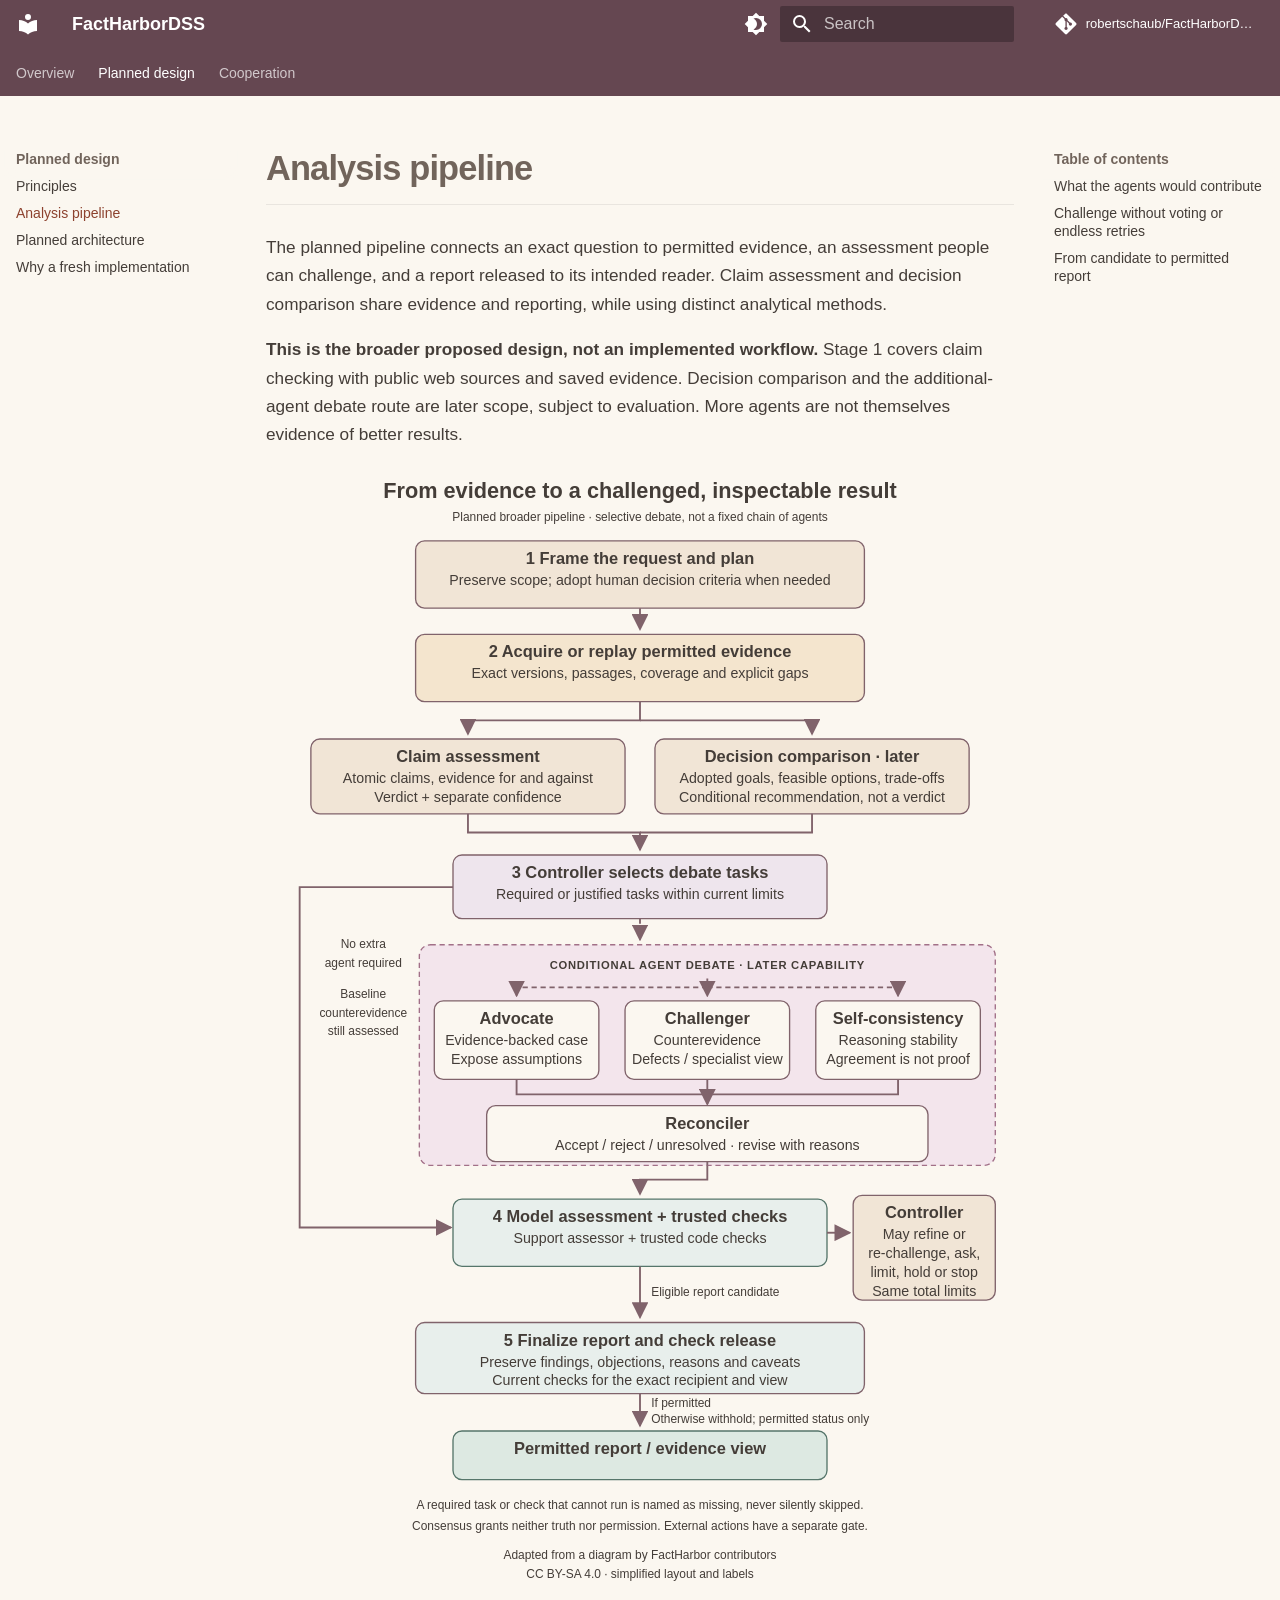
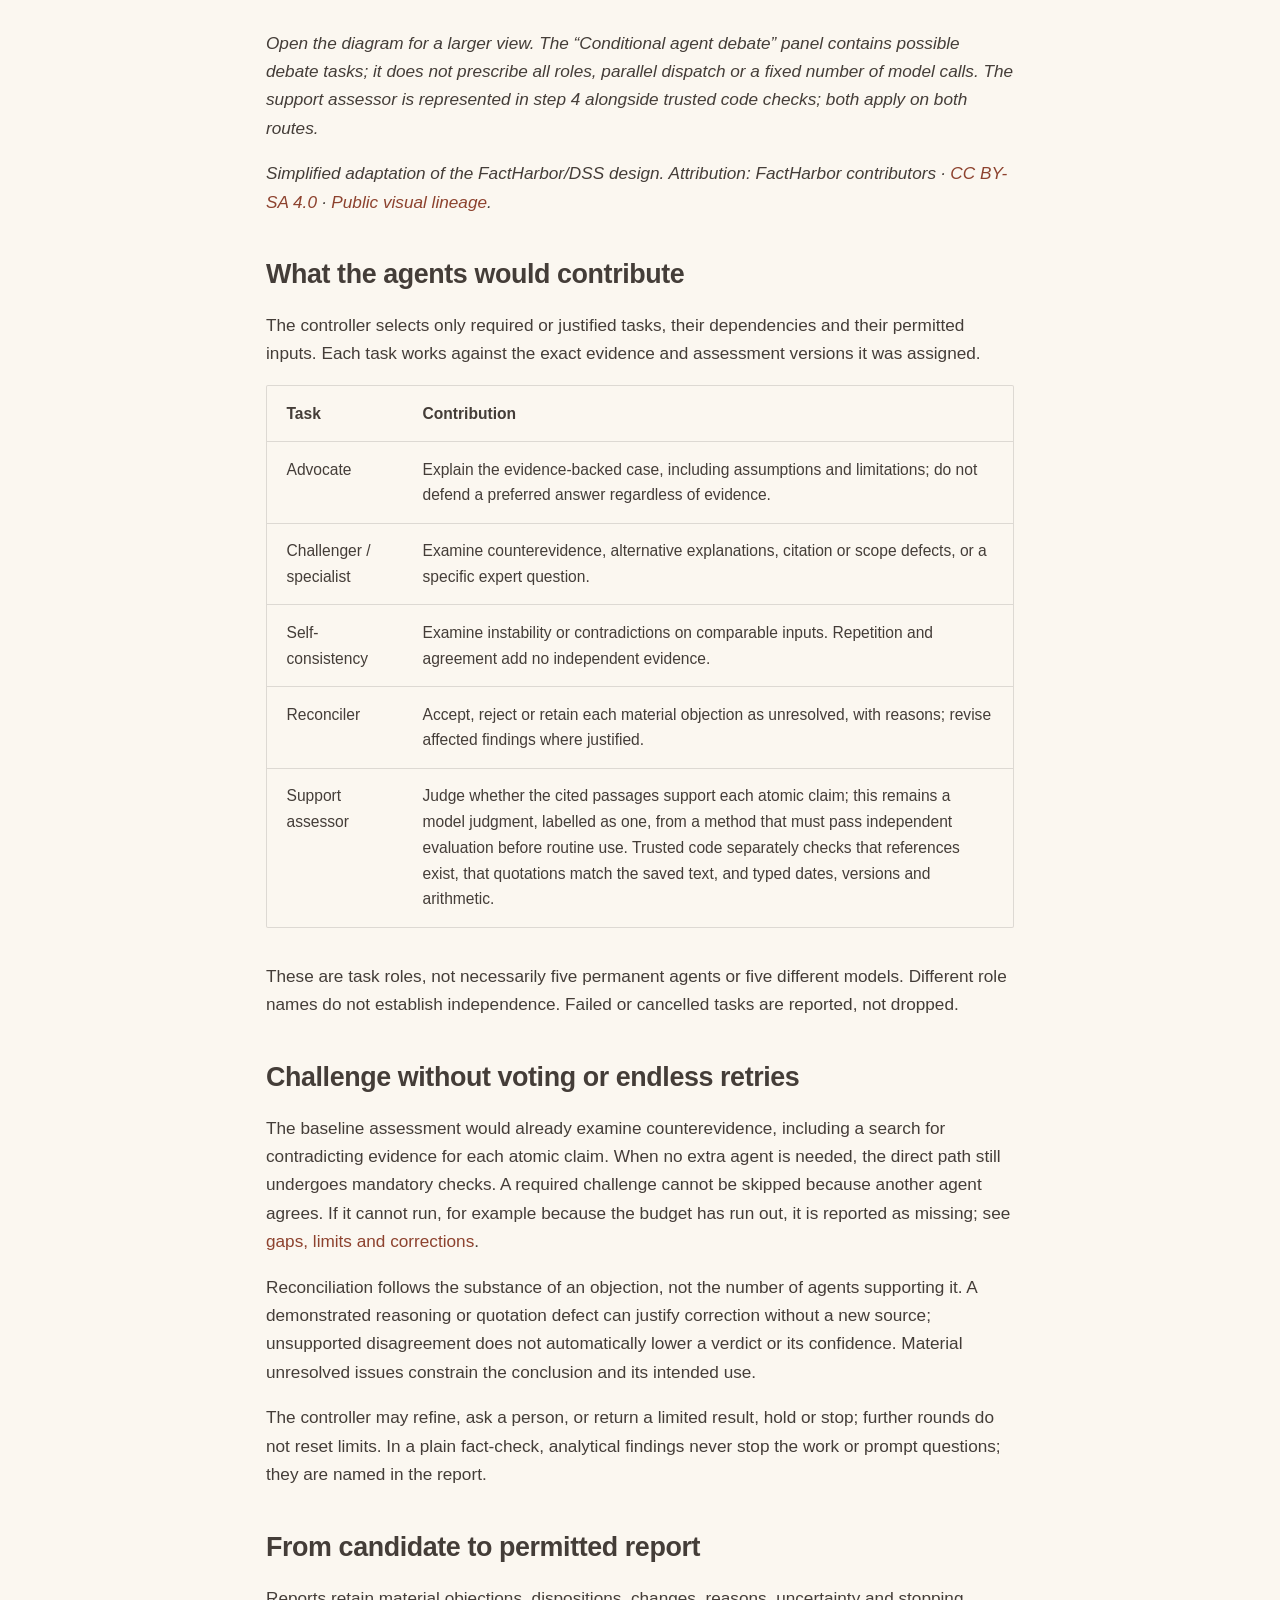
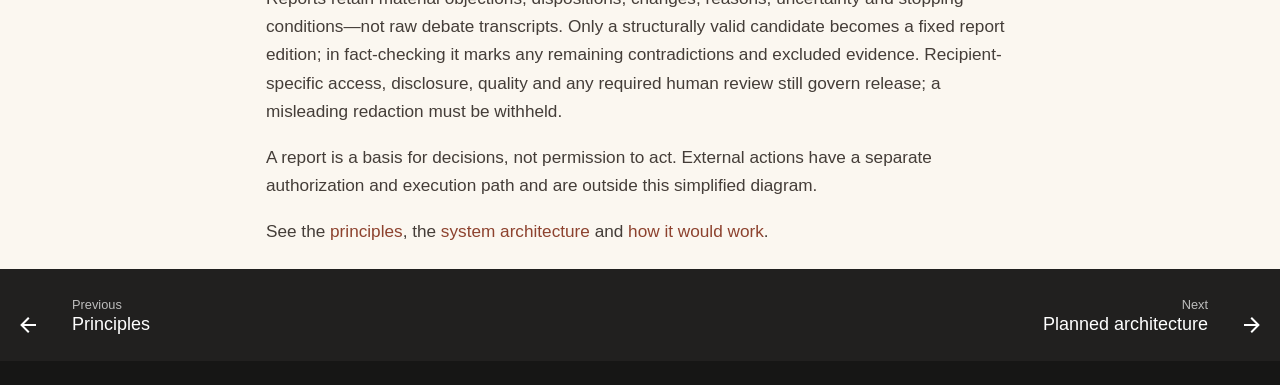
<file: Pipeline.html>
<!doctype html>
<html lang="en" class="no-js">
  <head>
    
      <meta charset="utf-8">
      <meta name="viewport" content="width=device-width,initial-scale=1">
      
        <meta name="description" content="Evidence-based claim assessment and decision support — purpose, development and cooperation.">
      
      
      
        <link rel="canonical" href="https://robertschaub.github.io/FactHarborDSS/Pipeline.html">
      
      
        <link rel="prev" href="Requirements.html">
      
      
        <link rel="next" href="Architecture.html">
      
      
        
      
      
      <link rel="icon" href="assets/images/favicon.png">
      <meta name="generator" content="mkdocs-1.6.1, mkdocs-material-9.7.6">
    
    
      
        <title>Analysis pipeline - FactHarborDSS</title>
      
    
    
      <link rel="stylesheet" href="assets/stylesheets/main.484c7ddc.min.css">
      
        
        <link rel="stylesheet" href="assets/stylesheets/palette.ab4e12ef.min.css">
      
      


    
    
      
    
    
      
    
    
      <link rel="stylesheet" href="assets/stylesheets/extra.css">
    
    <script>__md_scope=new URL(".",location),__md_hash=e=>[...e].reduce(((e,_)=>(e<<5)-e+_.charCodeAt(0)),0),__md_get=(e,_=localStorage,t=__md_scope)=>JSON.parse(_.getItem(t.pathname+"."+e)),__md_set=(e,_,t=localStorage,a=__md_scope)=>{try{t.setItem(a.pathname+"."+e,JSON.stringify(_))}catch(e){}}</script>
    
      

    
    
  </head>
  
  
    
    
      
    
    
    
    
    <body dir="ltr" data-md-color-scheme="default" data-md-color-primary="custom" data-md-color-accent="custom">
  
    
    <input class="md-toggle" data-md-toggle="drawer" type="checkbox" id="__drawer" autocomplete="off">
    <input class="md-toggle" data-md-toggle="search" type="checkbox" id="__search" autocomplete="off">
    <label class="md-overlay" for="__drawer"></label>
    <div data-md-component="skip">
      
        
        <a href="#analysis-pipeline" class="md-skip">
          Skip to content
        </a>
      
    </div>
    <div data-md-component="announce">
      
    </div>
    
    
      

<header class="md-header" data-md-component="header">
  <nav class="md-header__inner md-grid" aria-label="Header">
    <a href="." title="FactHarborDSS" class="md-header__button md-logo" aria-label="FactHarborDSS" data-md-component="logo">
      
  
  <svg xmlns="http://www.w3.org/2000/svg" viewBox="0 0 24 24"><path d="M12 8a3 3 0 0 0 3-3 3 3 0 0 0-3-3 3 3 0 0 0-3 3 3 3 0 0 0 3 3m0 3.54C9.64 9.35 6.5 8 3 8v11c3.5 0 6.64 1.35 9 3.54 2.36-2.19 5.5-3.54 9-3.54V8c-3.5 0-6.64 1.35-9 3.54"/></svg>

    </a>
    <label class="md-header__button md-icon" for="__drawer">
      
      <svg xmlns="http://www.w3.org/2000/svg" viewBox="0 0 24 24"><path d="M3 6h18v2H3zm0 5h18v2H3zm0 5h18v2H3z"/></svg>
    </label>
    <div class="md-header__title" data-md-component="header-title">
      <div class="md-header__ellipsis">
        <div class="md-header__topic">
          <span class="md-ellipsis">
            FactHarborDSS
          </span>
        </div>
        <div class="md-header__topic" data-md-component="header-topic">
          <span class="md-ellipsis">
            
              Analysis pipeline
            
          </span>
        </div>
      </div>
    </div>
    
      
        <form class="md-header__option" data-md-component="palette">
  
    
    
    
    <input class="md-option" data-md-color-media="" data-md-color-scheme="default" data-md-color-primary="custom" data-md-color-accent="custom"  aria-label="Switch to dark mode"  type="radio" name="__palette" id="__palette_0">
    
      <label class="md-header__button md-icon" title="Switch to dark mode" for="__palette_1" hidden>
        <svg xmlns="http://www.w3.org/2000/svg" viewBox="0 0 24 24"><path d="M12 18c-.89 0-1.74-.2-2.5-.55C11.56 16.5 13 14.42 13 12s-1.44-4.5-3.5-5.45C10.26 6.2 11.11 6 12 6a6 6 0 0 1 6 6 6 6 0 0 1-6 6m8-9.31V4h-4.69L12 .69 8.69 4H4v4.69L.69 12 4 15.31V20h4.69L12 23.31 15.31 20H20v-4.69L23.31 12z"/></svg>
      </label>
    
  
    
    
    
    <input class="md-option" data-md-color-media="" data-md-color-scheme="slate" data-md-color-primary="custom" data-md-color-accent="custom"  aria-label="Switch to light mode"  type="radio" name="__palette" id="__palette_1">
    
      <label class="md-header__button md-icon" title="Switch to light mode" for="__palette_0" hidden>
        <svg xmlns="http://www.w3.org/2000/svg" viewBox="0 0 24 24"><path d="M12 8a4 4 0 0 0-4 4 4 4 0 0 0 4 4 4 4 0 0 0 4-4 4 4 0 0 0-4-4m0 10a6 6 0 0 1-6-6 6 6 0 0 1 6-6 6 6 0 0 1 6 6 6 6 0 0 1-6 6m8-9.31V4h-4.69L12 .69 8.69 4H4v4.69L.69 12 4 15.31V20h4.69L12 23.31 15.31 20H20v-4.69L23.31 12z"/></svg>
      </label>
    
  
</form>
      
    
    
      <script>var palette=__md_get("__palette");if(palette&&palette.color){if("(prefers-color-scheme)"===palette.color.media){var media=matchMedia("(prefers-color-scheme: light)"),input=document.querySelector(media.matches?"[data-md-color-media='(prefers-color-scheme: light)']":"[data-md-color-media='(prefers-color-scheme: dark)']");palette.color.media=input.getAttribute("data-md-color-media"),palette.color.scheme=input.getAttribute("data-md-color-scheme"),palette.color.primary=input.getAttribute("data-md-color-primary"),palette.color.accent=input.getAttribute("data-md-color-accent")}for(var[key,value]of Object.entries(palette.color))document.body.setAttribute("data-md-color-"+key,value)}</script>
    
    
    
      
      
        <label class="md-header__button md-icon" for="__search">
          
          <svg xmlns="http://www.w3.org/2000/svg" viewBox="0 0 24 24"><path d="M9.5 3A6.5 6.5 0 0 1 16 9.5c0 1.61-.59 3.09-1.56 4.23l.27.27h.79l5 5-1.5 1.5-5-5v-.79l-.27-.27A6.52 6.52 0 0 1 9.5 16 6.5 6.5 0 0 1 3 9.5 6.5 6.5 0 0 1 9.5 3m0 2C7 5 5 7 5 9.5S7 14 9.5 14 14 12 14 9.5 12 5 9.5 5"/></svg>
        </label>
        <div class="md-search" data-md-component="search" role="dialog">
  <label class="md-search__overlay" for="__search"></label>
  <div class="md-search__inner" role="search">
    <form class="md-search__form" name="search">
      <input type="text" class="md-search__input" name="query" aria-label="Search" placeholder="Search" autocapitalize="off" autocorrect="off" autocomplete="off" spellcheck="false" data-md-component="search-query" required>
      <label class="md-search__icon md-icon" for="__search">
        
        <svg xmlns="http://www.w3.org/2000/svg" viewBox="0 0 24 24"><path d="M9.5 3A6.5 6.5 0 0 1 16 9.5c0 1.61-.59 3.09-1.56 4.23l.27.27h.79l5 5-1.5 1.5-5-5v-.79l-.27-.27A6.52 6.52 0 0 1 9.5 16 6.5 6.5 0 0 1 3 9.5 6.5 6.5 0 0 1 9.5 3m0 2C7 5 5 7 5 9.5S7 14 9.5 14 14 12 14 9.5 12 5 9.5 5"/></svg>
        
        <svg xmlns="http://www.w3.org/2000/svg" viewBox="0 0 24 24"><path d="M20 11v2H8l5.5 5.5-1.42 1.42L4.16 12l7.92-7.92L13.5 5.5 8 11z"/></svg>
      </label>
      <nav class="md-search__options" aria-label="Search">
        
        <button type="reset" class="md-search__icon md-icon" title="Clear" aria-label="Clear" tabindex="-1">
          
          <svg xmlns="http://www.w3.org/2000/svg" viewBox="0 0 24 24"><path d="M19 6.41 17.59 5 12 10.59 6.41 5 5 6.41 10.59 12 5 17.59 6.41 19 12 13.41 17.59 19 19 17.59 13.41 12z"/></svg>
        </button>
      </nav>
      
        <div class="md-search__suggest" data-md-component="search-suggest"></div>
      
    </form>
    <div class="md-search__output">
      <div class="md-search__scrollwrap" tabindex="0" data-md-scrollfix>
        <div class="md-search-result" data-md-component="search-result">
          <div class="md-search-result__meta">
            Initializing search
          </div>
          <ol class="md-search-result__list" role="presentation"></ol>
        </div>
      </div>
    </div>
  </div>
</div>
      
    
    
      <div class="md-header__source">
        <a href="https://github.com/robertschaub/FactHarborDSS" title="Go to repository" class="md-source" data-md-component="source">
  <div class="md-source__icon md-icon">
    
    <svg xmlns="http://www.w3.org/2000/svg" viewBox="0 0 448 512"><!--! Font Awesome Free 7.1.0 by @fontawesome - https://fontawesome.com License - https://fontawesome.com/license/free (Icons: CC BY 4.0, Fonts: SIL OFL 1.1, Code: MIT License) Copyright 2025 Fonticons, Inc.--><path d="M439.6 236.1 244 40.5c-5.4-5.5-12.8-8.5-20.4-8.5s-15 3-20.4 8.4L162.5 81l51.5 51.5c27.1-9.1 52.7 16.8 43.4 43.7l49.7 49.7c34.2-11.8 61.2 31 35.5 56.7-26.5 26.5-70.2-2.9-56-37.3L240.3 199v121.9c25.3 12.5 22.3 41.8 9.1 55-6.4 6.4-15.2 10.1-24.3 10.1s-17.8-3.6-24.3-10.1c-17.6-17.6-11.1-46.9 11.2-56v-123c-20.8-8.5-24.6-30.7-18.6-45L142.6 101 8.5 235.1C3 240.6 0 247.9 0 255.5s3 15 8.5 20.4l195.6 195.7c5.4 5.4 12.7 8.4 20.4 8.4s15-3 20.4-8.4l194.7-194.7c5.4-5.4 8.4-12.8 8.4-20.4s-3-15-8.4-20.4"/></svg>
  </div>
  <div class="md-source__repository">
    robertschaub/FactHarborDSS
  </div>
</a>
      </div>
    
  </nav>
  
</header>
    
    <div class="md-container" data-md-component="container">
      
      
        
          
            
<nav class="md-tabs" aria-label="Tabs" data-md-component="tabs">
  <div class="md-grid">
    <ul class="md-tabs__list">
      
        
  
  
  
  
    
    
      <li class="md-tabs__item">
        <a href="index.html" class="md-tabs__link">
          
  
  
  Overview

        </a>
      </li>
    
  

      
        
  
  
  
    
  
  
    
    
      <li class="md-tabs__item md-tabs__item--active">
        <a href="Requirements.html" class="md-tabs__link">
          
  
  
  Planned design

        </a>
      </li>
    
  

      
        
  
  
  
  
    
    
      <li class="md-tabs__item">
        <a href="Cooperation.html" class="md-tabs__link">
          
  
  
  Cooperation

        </a>
      </li>
    
  

      
    </ul>
  </div>
</nav>
          
        
      
      <main class="md-main" data-md-component="main">
        <div class="md-main__inner md-grid">
          
            
              
              <div class="md-sidebar md-sidebar--primary" data-md-component="sidebar" data-md-type="navigation" >
                <div class="md-sidebar__scrollwrap">
                  <div class="md-sidebar__inner">
                    


  


<nav class="md-nav md-nav--primary md-nav--lifted" aria-label="Navigation" data-md-level="0">
  <label class="md-nav__title" for="__drawer">
    <a href="." title="FactHarborDSS" class="md-nav__button md-logo" aria-label="FactHarborDSS" data-md-component="logo">
      
  
  <svg xmlns="http://www.w3.org/2000/svg" viewBox="0 0 24 24"><path d="M12 8a3 3 0 0 0 3-3 3 3 0 0 0-3-3 3 3 0 0 0-3 3 3 3 0 0 0 3 3m0 3.54C9.64 9.35 6.5 8 3 8v11c3.5 0 6.64 1.35 9 3.54 2.36-2.19 5.5-3.54 9-3.54V8c-3.5 0-6.64 1.35-9 3.54"/></svg>

    </a>
    FactHarborDSS
  </label>
  
    <div class="md-nav__source">
      <a href="https://github.com/robertschaub/FactHarborDSS" title="Go to repository" class="md-source" data-md-component="source">
  <div class="md-source__icon md-icon">
    
    <svg xmlns="http://www.w3.org/2000/svg" viewBox="0 0 448 512"><!--! Font Awesome Free 7.1.0 by @fontawesome - https://fontawesome.com License - https://fontawesome.com/license/free (Icons: CC BY 4.0, Fonts: SIL OFL 1.1, Code: MIT License) Copyright 2025 Fonticons, Inc.--><path d="M439.6 236.1 244 40.5c-5.4-5.5-12.8-8.5-20.4-8.5s-15 3-20.4 8.4L162.5 81l51.5 51.5c27.1-9.1 52.7 16.8 43.4 43.7l49.7 49.7c34.2-11.8 61.2 31 35.5 56.7-26.5 26.5-70.2-2.9-56-37.3L240.3 199v121.9c25.3 12.5 22.3 41.8 9.1 55-6.4 6.4-15.2 10.1-24.3 10.1s-17.8-3.6-24.3-10.1c-17.6-17.6-11.1-46.9 11.2-56v-123c-20.8-8.5-24.6-30.7-18.6-45L142.6 101 8.5 235.1C3 240.6 0 247.9 0 255.5s3 15 8.5 20.4l195.6 195.7c5.4 5.4 12.7 8.4 20.4 8.4s15-3 20.4-8.4l194.7-194.7c5.4-5.4 8.4-12.8 8.4-20.4s-3-15-8.4-20.4"/></svg>
  </div>
  <div class="md-source__repository">
    robertschaub/FactHarborDSS
  </div>
</a>
    </div>
  
  <ul class="md-nav__list" data-md-scrollfix>
    
      
      
  
  
  
  
    
    
    
    
      
      
        
      
    
    
    <li class="md-nav__item md-nav__item--nested">
      
        
        
        <input class="md-nav__toggle md-toggle " type="checkbox" id="__nav_1" >
        
          
          <label class="md-nav__link" for="__nav_1" id="__nav_1_label" tabindex="0">
            
  
  
  <span class="md-ellipsis">
    
  
    Overview
  

    
  </span>
  
  

            <span class="md-nav__icon md-icon"></span>
          </label>
        
        <nav class="md-nav" data-md-level="1" aria-labelledby="__nav_1_label" aria-expanded="false">
          <label class="md-nav__title" for="__nav_1">
            <span class="md-nav__icon md-icon"></span>
            
  
    Overview
  

          </label>
          <ul class="md-nav__list" data-md-scrollfix>
            
              
                
  
  
  
  
    <li class="md-nav__item">
      <a href="index.html" class="md-nav__link">
        
  
  
  <span class="md-ellipsis">
    
  
    Home
  

    
  </span>
  
  

      </a>
    </li>
  

              
            
              
                
  
  
  
  
    <li class="md-nav__item">
      <a href="Concept.html" class="md-nav__link">
        
  
  
  <span class="md-ellipsis">
    
  
    How it would work
  

    
  </span>
  
  

      </a>
    </li>
  

              
            
              
                
  
  
  
  
    <li class="md-nav__item">
      <a href="FactHarbor.html" class="md-nav__link">
        
  
  
  <span class="md-ellipsis">
    
  
    From FactHarbor to DSS
  

    
  </span>
  
  

      </a>
    </li>
  

              
            
              
                
  
  
  
  
    <li class="md-nav__item">
      <a href="Charter-and-EGA.html" class="md-nav__link">
        
  
  
  <span class="md-ellipsis">
    
  
    Our AI Charter and EGA
  

    
  </span>
  
  

      </a>
    </li>
  

              
            
              
                
  
  
  
  
    <li class="md-nav__item">
      <a href="Background.html" class="md-nav__link">
        
  
  
  <span class="md-ellipsis">
    
  
    Association and projects
  

    
  </span>
  
  

      </a>
    </li>
  

              
            
          </ul>
        </nav>
      
    </li>
  

    
      
      
  
  
    
  
  
  
    
    
    
    
      
        
        
      
      
        
      
    
    
    <li class="md-nav__item md-nav__item--active md-nav__item--section md-nav__item--nested">
      
        
        
        <input class="md-nav__toggle md-toggle " type="checkbox" id="__nav_2" checked>
        
          
          <label class="md-nav__link" for="__nav_2" id="__nav_2_label" tabindex="">
            
  
  
  <span class="md-ellipsis">
    
  
    Planned design
  

    
  </span>
  
  

            <span class="md-nav__icon md-icon"></span>
          </label>
        
        <nav class="md-nav" data-md-level="1" aria-labelledby="__nav_2_label" aria-expanded="true">
          <label class="md-nav__title" for="__nav_2">
            <span class="md-nav__icon md-icon"></span>
            
  
    Planned design
  

          </label>
          <ul class="md-nav__list" data-md-scrollfix>
            
              
                
  
  
  
  
    <li class="md-nav__item">
      <a href="Requirements.html" class="md-nav__link">
        
  
  
  <span class="md-ellipsis">
    
  
    Principles
  

    
  </span>
  
  

      </a>
    </li>
  

              
            
              
                
  
  
    
  
  
  
    <li class="md-nav__item md-nav__item--active">
      
      <input class="md-nav__toggle md-toggle" type="checkbox" id="__toc">
      
      
        
      
      
        <label class="md-nav__link md-nav__link--active" for="__toc">
          
  
  
  <span class="md-ellipsis">
    
  
    Analysis pipeline
  

    
  </span>
  
  

          <span class="md-nav__icon md-icon"></span>
        </label>
      
      <a href="Pipeline.html" class="md-nav__link md-nav__link--active">
        
  
  
  <span class="md-ellipsis">
    
  
    Analysis pipeline
  

    
  </span>
  
  

      </a>
      
        

<nav class="md-nav md-nav--secondary" aria-label="Table of contents">
  
  
  
    
  
  
    <label class="md-nav__title" for="__toc">
      <span class="md-nav__icon md-icon"></span>
      Table of contents
    </label>
    <ul class="md-nav__list" data-md-component="toc" data-md-scrollfix>
      
        <li class="md-nav__item">
  <a href="#what-the-agents-would-contribute" class="md-nav__link">
    <span class="md-ellipsis">
      
        What the agents would contribute
      
    </span>
  </a>
  
</li>
      
        <li class="md-nav__item">
  <a href="#challenge-without-voting-or-endless-retries" class="md-nav__link">
    <span class="md-ellipsis">
      
        Challenge without voting or endless retries
      
    </span>
  </a>
  
</li>
      
        <li class="md-nav__item">
  <a href="#from-candidate-to-permitted-report" class="md-nav__link">
    <span class="md-ellipsis">
      
        From candidate to permitted report
      
    </span>
  </a>
  
</li>
      
    </ul>
  
</nav>
      
    </li>
  

              
            
              
                
  
  
  
  
    <li class="md-nav__item">
      <a href="Architecture.html" class="md-nav__link">
        
  
  
  <span class="md-ellipsis">
    
  
    Planned architecture
  

    
  </span>
  
  

      </a>
    </li>
  

              
            
              
                
  
  
  
  
    <li class="md-nav__item">
      <a href="Rationale.html" class="md-nav__link">
        
  
  
  <span class="md-ellipsis">
    
  
    Why a fresh implementation
  

    
  </span>
  
  

      </a>
    </li>
  

              
            
          </ul>
        </nav>
      
    </li>
  

    
      
      
  
  
  
  
    
    
    
    
      
      
        
      
    
    
    <li class="md-nav__item md-nav__item--nested">
      
        
        
        <input class="md-nav__toggle md-toggle " type="checkbox" id="__nav_3" >
        
          
          <label class="md-nav__link" for="__nav_3" id="__nav_3_label" tabindex="0">
            
  
  
  <span class="md-ellipsis">
    
  
    Cooperation
  

    
  </span>
  
  

            <span class="md-nav__icon md-icon"></span>
          </label>
        
        <nav class="md-nav" data-md-level="1" aria-labelledby="__nav_3_label" aria-expanded="false">
          <label class="md-nav__title" for="__nav_3">
            <span class="md-nav__icon md-icon"></span>
            
  
    Cooperation
  

          </label>
          <ul class="md-nav__list" data-md-scrollfix>
            
              
                
  
  
  
  
    <li class="md-nav__item">
      <a href="Cooperation.html" class="md-nav__link">
        
  
  
  <span class="md-ellipsis">
    
  
    Partnerships and funding
  

    
  </span>
  
  

      </a>
    </li>
  

              
            
              
                
  
  
  
  
    <li class="md-nav__item">
      <a href="Links.html" class="md-nav__link">
        
  
  
  <span class="md-ellipsis">
    
  
    Explore and contact
  

    
  </span>
  
  

      </a>
    </li>
  

              
            
          </ul>
        </nav>
      
    </li>
  

    
  </ul>
</nav>
                  </div>
                </div>
              </div>
            
            
              
              <div class="md-sidebar md-sidebar--secondary" data-md-component="sidebar" data-md-type="toc" >
                <div class="md-sidebar__scrollwrap">
                  <div class="md-sidebar__inner">
                    

<nav class="md-nav md-nav--secondary" aria-label="Table of contents">
  
  
  
    
  
  
    <label class="md-nav__title" for="__toc">
      <span class="md-nav__icon md-icon"></span>
      Table of contents
    </label>
    <ul class="md-nav__list" data-md-component="toc" data-md-scrollfix>
      
        <li class="md-nav__item">
  <a href="#what-the-agents-would-contribute" class="md-nav__link">
    <span class="md-ellipsis">
      
        What the agents would contribute
      
    </span>
  </a>
  
</li>
      
        <li class="md-nav__item">
  <a href="#challenge-without-voting-or-endless-retries" class="md-nav__link">
    <span class="md-ellipsis">
      
        Challenge without voting or endless retries
      
    </span>
  </a>
  
</li>
      
        <li class="md-nav__item">
  <a href="#from-candidate-to-permitted-report" class="md-nav__link">
    <span class="md-ellipsis">
      
        From candidate to permitted report
      
    </span>
  </a>
  
</li>
      
    </ul>
  
</nav>
                  </div>
                </div>
              </div>
            
          
          
            <div class="md-content" data-md-component="content">
              
              <article class="md-content__inner md-typeset">
                
                  



<h1 id="analysis-pipeline">Analysis pipeline<a class="headerlink" href="#analysis-pipeline" title="Permanent link">&para;</a></h1>
<p>The planned pipeline connects an exact question to permitted evidence, an assessment people can challenge, and a report released to its intended reader. Claim assessment and decision comparison share evidence and reporting, while using distinct analytical methods.</p>
<p><strong>This is the broader proposed design, not an implemented workflow.</strong> Stage 1 covers claim checking with public web sources and saved evidence. Decision comparison and the additional-agent debate route are later scope, subject to evaluation. More agents are not themselves evidence of better results.</p>
<p><a href="assets/analysis-pipeline.svg"><img alt="Simplified planned pipeline: frame the request, capture or replay evidence, assess a claim or decision, select bounded debate tasks, reconcile objections, apply model assessment and trusted checks, finalize and check recipient release; a direct route retains mandatory checks" src="assets/analysis-pipeline.svg" /></a></p>
<p><em>Open the diagram for a larger view. The “Conditional agent debate” panel contains possible debate tasks; it does not prescribe all roles, parallel dispatch or a fixed number of model calls. The support assessor is represented in step 4 alongside trusted code checks; both apply on both routes.</em></p>
<p><em>Simplified adaptation of the FactHarbor/DSS design. Attribution: FactHarbor contributors · <a href="https://creativecommons.org/licenses/by-sa/4.0/">CC BY-SA 4.0</a> · <a href="https://robertschaub.github.io/FactHarbor/diagrams/homepage-method.svg">Public visual lineage</a>.</em></p>
<h2 id="what-the-agents-would-contribute">What the agents would contribute<a class="headerlink" href="#what-the-agents-would-contribute" title="Permanent link">&para;</a></h2>
<p>The controller selects only required or justified tasks, their dependencies and their permitted inputs. Each task works against the exact evidence and assessment versions it was assigned.</p>
<table>
<thead>
<tr>
<th>Task</th>
<th>Contribution</th>
</tr>
</thead>
<tbody>
<tr>
<td>Advocate</td>
<td>Explain the evidence-backed case, including assumptions and limitations; do not defend a preferred answer regardless of evidence.</td>
</tr>
<tr>
<td>Challenger / specialist</td>
<td>Examine counterevidence, alternative explanations, citation or scope defects, or a specific expert question.</td>
</tr>
<tr>
<td>Self-consistency</td>
<td>Examine instability or contradictions on comparable inputs. Repetition and agreement add no independent evidence.</td>
</tr>
<tr>
<td>Reconciler</td>
<td>Accept, reject or retain each material objection as unresolved, with reasons; revise affected findings where justified.</td>
</tr>
<tr>
<td>Support assessor</td>
<td>Judge whether the cited passages support each atomic claim; this remains a model judgment, labelled as one, from a method that must pass independent evaluation before routine use. Trusted code separately checks that references exist, that quotations match the saved text, and typed dates, versions and arithmetic.</td>
</tr>
</tbody>
</table>
<p>These are task roles, not necessarily five permanent agents or five different models. Different role names do not establish independence. Failed or cancelled tasks are reported, not dropped.</p>
<h2 id="challenge-without-voting-or-endless-retries">Challenge without voting or endless retries<a class="headerlink" href="#challenge-without-voting-or-endless-retries" title="Permanent link">&para;</a></h2>
<p>The baseline assessment would already examine counterevidence, including a search for contradicting evidence for each atomic claim. When no extra agent is needed, the direct path still undergoes mandatory checks. A required challenge cannot be skipped because another agent agrees. If it cannot run, for example because the budget has run out, it is reported as missing; see <a href="Requirements.html#gaps-limits-and-corrections">gaps, limits and corrections</a>.</p>
<p>Reconciliation follows the substance of an objection, not the number of agents supporting it. A demonstrated reasoning or quotation defect can justify correction without a new source; unsupported disagreement does not automatically lower a verdict or its confidence. Material unresolved issues constrain the conclusion and its intended use.</p>
<p>The controller may refine, ask a person, or return a limited result, hold or stop; further rounds do not reset limits. In a plain fact-check, analytical findings never stop the work or prompt questions; they are named in the report.</p>
<h2 id="from-candidate-to-permitted-report">From candidate to permitted report<a class="headerlink" href="#from-candidate-to-permitted-report" title="Permanent link">&para;</a></h2>
<p>Reports retain material objections, dispositions, changes, reasons, uncertainty and stopping conditions—not raw debate transcripts. Only a structurally valid candidate becomes a fixed report edition; in fact-checking it marks any remaining contradictions and excluded evidence. Recipient-specific access, disclosure, quality and any required human review still govern release; a misleading redaction must be withheld.</p>
<p>A report is a basis for decisions, not permission to act. External actions have a separate authorization and execution path and are outside this simplified diagram.</p>
<p><a id="judgment-reliability"></a></p>
<p>See the <a href="Requirements.html">principles</a>, the <a href="Architecture.html">system architecture</a> and <a href="Concept.html">how it would work</a>.</p>












                
              </article>
            </div>
          
          
<script>var target=document.getElementById(location.hash.slice(1));target&&target.name&&(target.checked=target.name.startsWith("__tabbed_"))</script>
        </div>
        
          <button type="button" class="md-top md-icon" data-md-component="top" hidden>
  
  <svg xmlns="http://www.w3.org/2000/svg" viewBox="0 0 24 24"><path d="M13 20h-2V8l-5.5 5.5-1.42-1.42L12 4.16l7.92 7.92-1.42 1.42L13 8z"/></svg>
  Back to top
</button>
        
      </main>
      
        <footer class="md-footer">
  
    
      
      <nav class="md-footer__inner md-grid" aria-label="Footer" >
        
          
          <a href="Requirements.html" class="md-footer__link md-footer__link--prev" aria-label="Previous: Principles">
            <div class="md-footer__button md-icon">
              
              <svg xmlns="http://www.w3.org/2000/svg" viewBox="0 0 24 24"><path d="M20 11v2H8l5.5 5.5-1.42 1.42L4.16 12l7.92-7.92L13.5 5.5 8 11z"/></svg>
            </div>
            <div class="md-footer__title">
              <span class="md-footer__direction">
                Previous
              </span>
              <div class="md-ellipsis">
                Principles
              </div>
            </div>
          </a>
        
        
          
          <a href="Architecture.html" class="md-footer__link md-footer__link--next" aria-label="Next: Planned architecture">
            <div class="md-footer__title">
              <span class="md-footer__direction">
                Next
              </span>
              <div class="md-ellipsis">
                Planned architecture
              </div>
            </div>
            <div class="md-footer__button md-icon">
              
              <svg xmlns="http://www.w3.org/2000/svg" viewBox="0 0 24 24"><path d="M4 11v2h12l-5.5 5.5 1.42 1.42L19.84 12l-7.92-7.92L10.5 5.5 16 11z"/></svg>
            </div>
          </a>
        
      </nav>
    
  
  <div class="md-footer-meta md-typeset">
    <div class="md-footer-meta__inner md-grid">
      <div class="md-copyright">
  
  
</div>
      
    </div>
  </div>
</footer>
      
    </div>
    <div class="md-dialog" data-md-component="dialog">
      <div class="md-dialog__inner md-typeset"></div>
    </div>
    
    
    
      
      
      <script id="__config" type="application/json">{"annotate": null, "base": ".", "features": ["navigation.tabs", "navigation.sections", "navigation.top", "navigation.footer", "toc.follow", "search.suggest", "search.highlight", "content.code.copy"], "search": "assets/javascripts/workers/search.2c215733.min.js", "tags": null, "translations": {"clipboard.copied": "Copied to clipboard", "clipboard.copy": "Copy to clipboard", "search.result.more.one": "1 more on this page", "search.result.more.other": "# more on this page", "search.result.none": "No matching documents", "search.result.one": "1 matching document", "search.result.other": "# matching documents", "search.result.placeholder": "Type to start searching", "search.result.term.missing": "Missing", "select.version": "Select version"}, "version": null}</script>
    
    
      <script src="assets/javascripts/bundle.79ae519e.min.js"></script>
      
    
  </body>
</html>
</file>
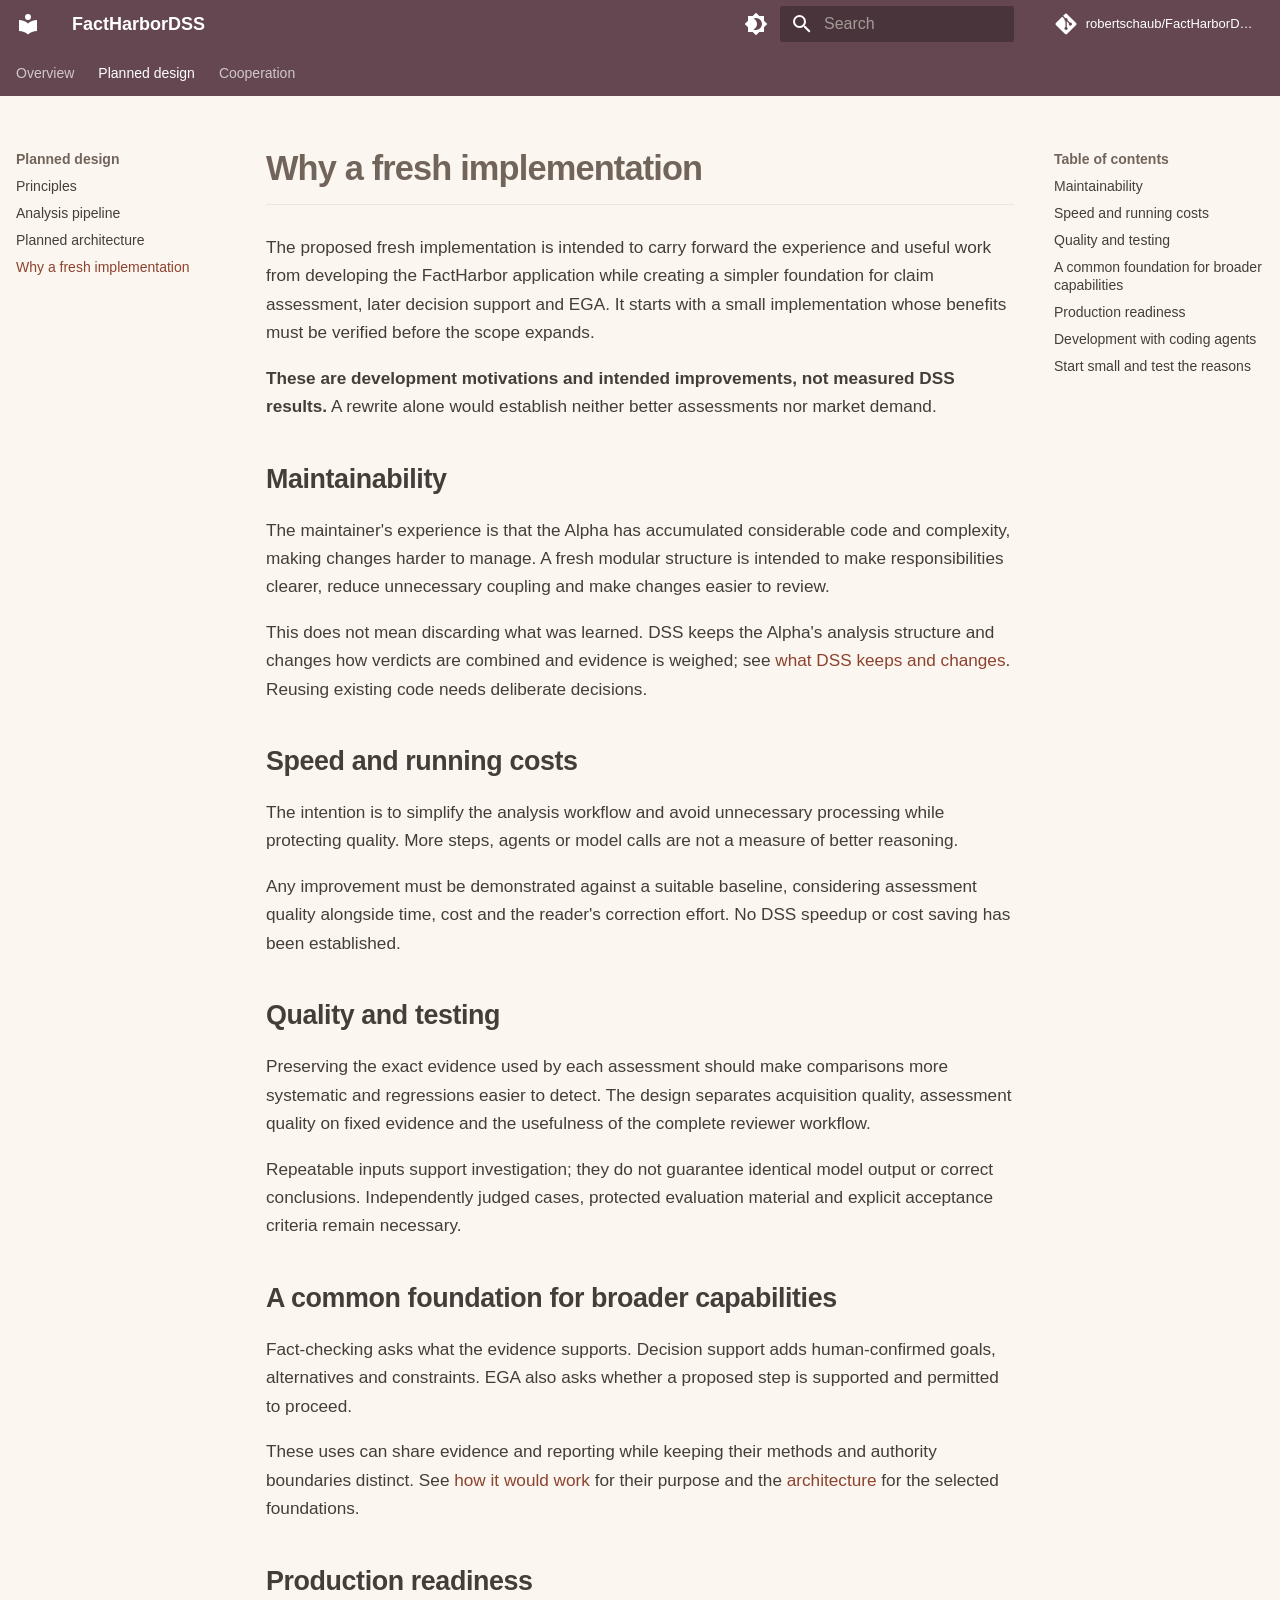
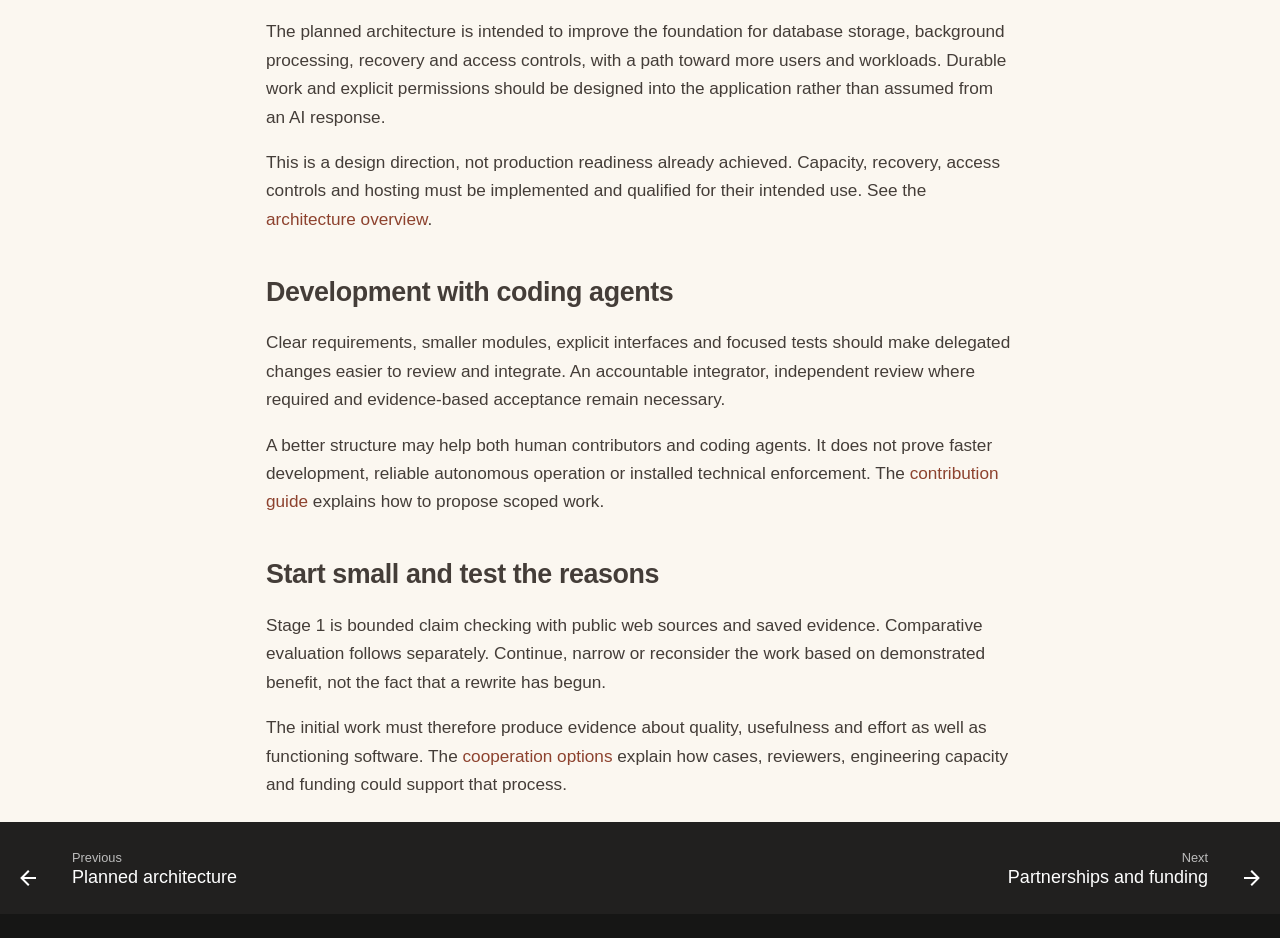
<file: Rationale.html>
<!doctype html>
<html lang="en" class="no-js">
  <head>
    
      <meta charset="utf-8">
      <meta name="viewport" content="width=device-width,initial-scale=1">
      
        <meta name="description" content="Evidence-based claim assessment and decision support — purpose, development and cooperation.">
      
      
      
        <link rel="canonical" href="https://robertschaub.github.io/FactHarborDSS/Rationale.html">
      
      
        <link rel="prev" href="Architecture.html">
      
      
        <link rel="next" href="Cooperation.html">
      
      
        
      
      
      <link rel="icon" href="assets/images/favicon.png">
      <meta name="generator" content="mkdocs-1.6.1, mkdocs-material-9.7.6">
    
    
      
        <title>Why a fresh implementation - FactHarborDSS</title>
      
    
    
      <link rel="stylesheet" href="assets/stylesheets/main.484c7ddc.min.css">
      
        
        <link rel="stylesheet" href="assets/stylesheets/palette.ab4e12ef.min.css">
      
      


    
    
      
    
    
      
    
    
      <link rel="stylesheet" href="assets/stylesheets/extra.css">
    
    <script>__md_scope=new URL(".",location),__md_hash=e=>[...e].reduce(((e,_)=>(e<<5)-e+_.charCodeAt(0)),0),__md_get=(e,_=localStorage,t=__md_scope)=>JSON.parse(_.getItem(t.pathname+"."+e)),__md_set=(e,_,t=localStorage,a=__md_scope)=>{try{t.setItem(a.pathname+"."+e,JSON.stringify(_))}catch(e){}}</script>
    
      

    
    
  </head>
  
  
    
    
      
    
    
    
    
    <body dir="ltr" data-md-color-scheme="default" data-md-color-primary="custom" data-md-color-accent="custom">
  
    
    <input class="md-toggle" data-md-toggle="drawer" type="checkbox" id="__drawer" autocomplete="off">
    <input class="md-toggle" data-md-toggle="search" type="checkbox" id="__search" autocomplete="off">
    <label class="md-overlay" for="__drawer"></label>
    <div data-md-component="skip">
      
        
        <a href="#why-a-fresh-implementation" class="md-skip">
          Skip to content
        </a>
      
    </div>
    <div data-md-component="announce">
      
    </div>
    
    
      

<header class="md-header" data-md-component="header">
  <nav class="md-header__inner md-grid" aria-label="Header">
    <a href="." title="FactHarborDSS" class="md-header__button md-logo" aria-label="FactHarborDSS" data-md-component="logo">
      
  
  <svg xmlns="http://www.w3.org/2000/svg" viewBox="0 0 24 24"><path d="M12 8a3 3 0 0 0 3-3 3 3 0 0 0-3-3 3 3 0 0 0-3 3 3 3 0 0 0 3 3m0 3.54C9.64 9.35 6.5 8 3 8v11c3.5 0 6.64 1.35 9 3.54 2.36-2.19 5.5-3.54 9-3.54V8c-3.5 0-6.64 1.35-9 3.54"/></svg>

    </a>
    <label class="md-header__button md-icon" for="__drawer">
      
      <svg xmlns="http://www.w3.org/2000/svg" viewBox="0 0 24 24"><path d="M3 6h18v2H3zm0 5h18v2H3zm0 5h18v2H3z"/></svg>
    </label>
    <div class="md-header__title" data-md-component="header-title">
      <div class="md-header__ellipsis">
        <div class="md-header__topic">
          <span class="md-ellipsis">
            FactHarborDSS
          </span>
        </div>
        <div class="md-header__topic" data-md-component="header-topic">
          <span class="md-ellipsis">
            
              Why a fresh implementation
            
          </span>
        </div>
      </div>
    </div>
    
      
        <form class="md-header__option" data-md-component="palette">
  
    
    
    
    <input class="md-option" data-md-color-media="" data-md-color-scheme="default" data-md-color-primary="custom" data-md-color-accent="custom"  aria-label="Switch to dark mode"  type="radio" name="__palette" id="__palette_0">
    
      <label class="md-header__button md-icon" title="Switch to dark mode" for="__palette_1" hidden>
        <svg xmlns="http://www.w3.org/2000/svg" viewBox="0 0 24 24"><path d="M12 18c-.89 0-1.74-.2-2.5-.55C11.56 16.5 13 14.42 13 12s-1.44-4.5-3.5-5.45C10.26 6.2 11.11 6 12 6a6 6 0 0 1 6 6 6 6 0 0 1-6 6m8-9.31V4h-4.69L12 .69 8.69 4H4v4.69L.69 12 4 15.31V20h4.69L12 23.31 15.31 20H20v-4.69L23.31 12z"/></svg>
      </label>
    
  
    
    
    
    <input class="md-option" data-md-color-media="" data-md-color-scheme="slate" data-md-color-primary="custom" data-md-color-accent="custom"  aria-label="Switch to light mode"  type="radio" name="__palette" id="__palette_1">
    
      <label class="md-header__button md-icon" title="Switch to light mode" for="__palette_0" hidden>
        <svg xmlns="http://www.w3.org/2000/svg" viewBox="0 0 24 24"><path d="M12 8a4 4 0 0 0-4 4 4 4 0 0 0 4 4 4 4 0 0 0 4-4 4 4 0 0 0-4-4m0 10a6 6 0 0 1-6-6 6 6 0 0 1 6-6 6 6 0 0 1 6 6 6 6 0 0 1-6 6m8-9.31V4h-4.69L12 .69 8.69 4H4v4.69L.69 12 4 15.31V20h4.69L12 23.31 15.31 20H20v-4.69L23.31 12z"/></svg>
      </label>
    
  
</form>
      
    
    
      <script>var palette=__md_get("__palette");if(palette&&palette.color){if("(prefers-color-scheme)"===palette.color.media){var media=matchMedia("(prefers-color-scheme: light)"),input=document.querySelector(media.matches?"[data-md-color-media='(prefers-color-scheme: light)']":"[data-md-color-media='(prefers-color-scheme: dark)']");palette.color.media=input.getAttribute("data-md-color-media"),palette.color.scheme=input.getAttribute("data-md-color-scheme"),palette.color.primary=input.getAttribute("data-md-color-primary"),palette.color.accent=input.getAttribute("data-md-color-accent")}for(var[key,value]of Object.entries(palette.color))document.body.setAttribute("data-md-color-"+key,value)}</script>
    
    
    
      
      
        <label class="md-header__button md-icon" for="__search">
          
          <svg xmlns="http://www.w3.org/2000/svg" viewBox="0 0 24 24"><path d="M9.5 3A6.5 6.5 0 0 1 16 9.5c0 1.61-.59 3.09-1.56 4.23l.27.27h.79l5 5-1.5 1.5-5-5v-.79l-.27-.27A6.52 6.52 0 0 1 9.5 16 6.5 6.5 0 0 1 3 9.5 6.5 6.5 0 0 1 9.5 3m0 2C7 5 5 7 5 9.5S7 14 9.5 14 14 12 14 9.5 12 5 9.5 5"/></svg>
        </label>
        <div class="md-search" data-md-component="search" role="dialog">
  <label class="md-search__overlay" for="__search"></label>
  <div class="md-search__inner" role="search">
    <form class="md-search__form" name="search">
      <input type="text" class="md-search__input" name="query" aria-label="Search" placeholder="Search" autocapitalize="off" autocorrect="off" autocomplete="off" spellcheck="false" data-md-component="search-query" required>
      <label class="md-search__icon md-icon" for="__search">
        
        <svg xmlns="http://www.w3.org/2000/svg" viewBox="0 0 24 24"><path d="M9.5 3A6.5 6.5 0 0 1 16 9.5c0 1.61-.59 3.09-1.56 4.23l.27.27h.79l5 5-1.5 1.5-5-5v-.79l-.27-.27A6.52 6.52 0 0 1 9.5 16 6.5 6.5 0 0 1 3 9.5 6.5 6.5 0 0 1 9.5 3m0 2C7 5 5 7 5 9.5S7 14 9.5 14 14 12 14 9.5 12 5 9.5 5"/></svg>
        
        <svg xmlns="http://www.w3.org/2000/svg" viewBox="0 0 24 24"><path d="M20 11v2H8l5.5 5.5-1.42 1.42L4.16 12l7.92-7.92L13.5 5.5 8 11z"/></svg>
      </label>
      <nav class="md-search__options" aria-label="Search">
        
        <button type="reset" class="md-search__icon md-icon" title="Clear" aria-label="Clear" tabindex="-1">
          
          <svg xmlns="http://www.w3.org/2000/svg" viewBox="0 0 24 24"><path d="M19 6.41 17.59 5 12 10.59 6.41 5 5 6.41 10.59 12 5 17.59 6.41 19 12 13.41 17.59 19 19 17.59 13.41 12z"/></svg>
        </button>
      </nav>
      
        <div class="md-search__suggest" data-md-component="search-suggest"></div>
      
    </form>
    <div class="md-search__output">
      <div class="md-search__scrollwrap" tabindex="0" data-md-scrollfix>
        <div class="md-search-result" data-md-component="search-result">
          <div class="md-search-result__meta">
            Initializing search
          </div>
          <ol class="md-search-result__list" role="presentation"></ol>
        </div>
      </div>
    </div>
  </div>
</div>
      
    
    
      <div class="md-header__source">
        <a href="https://github.com/robertschaub/FactHarborDSS" title="Go to repository" class="md-source" data-md-component="source">
  <div class="md-source__icon md-icon">
    
    <svg xmlns="http://www.w3.org/2000/svg" viewBox="0 0 448 512"><!--! Font Awesome Free 7.1.0 by @fontawesome - https://fontawesome.com License - https://fontawesome.com/license/free (Icons: CC BY 4.0, Fonts: SIL OFL 1.1, Code: MIT License) Copyright 2025 Fonticons, Inc.--><path d="M439.6 236.1 244 40.5c-5.4-5.5-12.8-8.5-20.4-8.5s-15 3-20.4 8.4L162.5 81l51.5 51.5c27.1-9.1 52.7 16.8 43.4 43.7l49.7 49.7c34.2-11.8 61.2 31 35.5 56.7-26.5 26.5-70.2-2.9-56-37.3L240.3 199v121.9c25.3 12.5 22.3 41.8 9.1 55-6.4 6.4-15.2 10.1-24.3 10.1s-17.8-3.6-24.3-10.1c-17.6-17.6-11.1-46.9 11.2-56v-123c-20.8-8.5-24.6-30.7-18.6-45L142.6 101 8.5 235.1C3 240.6 0 247.9 0 255.5s3 15 8.5 20.4l195.6 195.7c5.4 5.4 12.7 8.4 20.4 8.4s15-3 20.4-8.4l194.7-194.7c5.4-5.4 8.4-12.8 8.4-20.4s-3-15-8.4-20.4"/></svg>
  </div>
  <div class="md-source__repository">
    robertschaub/FactHarborDSS
  </div>
</a>
      </div>
    
  </nav>
  
</header>
    
    <div class="md-container" data-md-component="container">
      
      
        
          
            
<nav class="md-tabs" aria-label="Tabs" data-md-component="tabs">
  <div class="md-grid">
    <ul class="md-tabs__list">
      
        
  
  
  
  
    
    
      <li class="md-tabs__item">
        <a href="index.html" class="md-tabs__link">
          
  
  
  Overview

        </a>
      </li>
    
  

      
        
  
  
  
    
  
  
    
    
      <li class="md-tabs__item md-tabs__item--active">
        <a href="Requirements.html" class="md-tabs__link">
          
  
  
  Planned design

        </a>
      </li>
    
  

      
        
  
  
  
  
    
    
      <li class="md-tabs__item">
        <a href="Cooperation.html" class="md-tabs__link">
          
  
  
  Cooperation

        </a>
      </li>
    
  

      
    </ul>
  </div>
</nav>
          
        
      
      <main class="md-main" data-md-component="main">
        <div class="md-main__inner md-grid">
          
            
              
              <div class="md-sidebar md-sidebar--primary" data-md-component="sidebar" data-md-type="navigation" >
                <div class="md-sidebar__scrollwrap">
                  <div class="md-sidebar__inner">
                    


  


<nav class="md-nav md-nav--primary md-nav--lifted" aria-label="Navigation" data-md-level="0">
  <label class="md-nav__title" for="__drawer">
    <a href="." title="FactHarborDSS" class="md-nav__button md-logo" aria-label="FactHarborDSS" data-md-component="logo">
      
  
  <svg xmlns="http://www.w3.org/2000/svg" viewBox="0 0 24 24"><path d="M12 8a3 3 0 0 0 3-3 3 3 0 0 0-3-3 3 3 0 0 0-3 3 3 3 0 0 0 3 3m0 3.54C9.64 9.35 6.5 8 3 8v11c3.5 0 6.64 1.35 9 3.54 2.36-2.19 5.5-3.54 9-3.54V8c-3.5 0-6.64 1.35-9 3.54"/></svg>

    </a>
    FactHarborDSS
  </label>
  
    <div class="md-nav__source">
      <a href="https://github.com/robertschaub/FactHarborDSS" title="Go to repository" class="md-source" data-md-component="source">
  <div class="md-source__icon md-icon">
    
    <svg xmlns="http://www.w3.org/2000/svg" viewBox="0 0 448 512"><!--! Font Awesome Free 7.1.0 by @fontawesome - https://fontawesome.com License - https://fontawesome.com/license/free (Icons: CC BY 4.0, Fonts: SIL OFL 1.1, Code: MIT License) Copyright 2025 Fonticons, Inc.--><path d="M439.6 236.1 244 40.5c-5.4-5.5-12.8-8.5-20.4-8.5s-15 3-20.4 8.4L162.5 81l51.5 51.5c27.1-9.1 52.7 16.8 43.4 43.7l49.7 49.7c34.2-11.8 61.2 31 35.5 56.7-26.5 26.5-70.2-2.9-56-37.3L240.3 199v121.9c25.3 12.5 22.3 41.8 9.1 55-6.4 6.4-15.2 10.1-24.3 10.1s-17.8-3.6-24.3-10.1c-17.6-17.6-11.1-46.9 11.2-56v-123c-20.8-8.5-24.6-30.7-18.6-45L142.6 101 8.5 235.1C3 240.6 0 247.9 0 255.5s3 15 8.5 20.4l195.6 195.7c5.4 5.4 12.7 8.4 20.4 8.4s15-3 20.4-8.4l194.7-194.7c5.4-5.4 8.4-12.8 8.4-20.4s-3-15-8.4-20.4"/></svg>
  </div>
  <div class="md-source__repository">
    robertschaub/FactHarborDSS
  </div>
</a>
    </div>
  
  <ul class="md-nav__list" data-md-scrollfix>
    
      
      
  
  
  
  
    
    
    
    
      
      
        
      
    
    
    <li class="md-nav__item md-nav__item--nested">
      
        
        
        <input class="md-nav__toggle md-toggle " type="checkbox" id="__nav_1" >
        
          
          <label class="md-nav__link" for="__nav_1" id="__nav_1_label" tabindex="0">
            
  
  
  <span class="md-ellipsis">
    
  
    Overview
  

    
  </span>
  
  

            <span class="md-nav__icon md-icon"></span>
          </label>
        
        <nav class="md-nav" data-md-level="1" aria-labelledby="__nav_1_label" aria-expanded="false">
          <label class="md-nav__title" for="__nav_1">
            <span class="md-nav__icon md-icon"></span>
            
  
    Overview
  

          </label>
          <ul class="md-nav__list" data-md-scrollfix>
            
              
                
  
  
  
  
    <li class="md-nav__item">
      <a href="index.html" class="md-nav__link">
        
  
  
  <span class="md-ellipsis">
    
  
    Home
  

    
  </span>
  
  

      </a>
    </li>
  

              
            
              
                
  
  
  
  
    <li class="md-nav__item">
      <a href="Concept.html" class="md-nav__link">
        
  
  
  <span class="md-ellipsis">
    
  
    How it would work
  

    
  </span>
  
  

      </a>
    </li>
  

              
            
              
                
  
  
  
  
    <li class="md-nav__item">
      <a href="FactHarbor.html" class="md-nav__link">
        
  
  
  <span class="md-ellipsis">
    
  
    From FactHarbor to DSS
  

    
  </span>
  
  

      </a>
    </li>
  

              
            
              
                
  
  
  
  
    <li class="md-nav__item">
      <a href="Charter-and-EGA.html" class="md-nav__link">
        
  
  
  <span class="md-ellipsis">
    
  
    Our AI Charter and EGA
  

    
  </span>
  
  

      </a>
    </li>
  

              
            
              
                
  
  
  
  
    <li class="md-nav__item">
      <a href="Background.html" class="md-nav__link">
        
  
  
  <span class="md-ellipsis">
    
  
    Association and projects
  

    
  </span>
  
  

      </a>
    </li>
  

              
            
          </ul>
        </nav>
      
    </li>
  

    
      
      
  
  
    
  
  
  
    
    
    
    
      
        
        
      
      
        
      
    
    
    <li class="md-nav__item md-nav__item--active md-nav__item--section md-nav__item--nested">
      
        
        
        <input class="md-nav__toggle md-toggle " type="checkbox" id="__nav_2" checked>
        
          
          <label class="md-nav__link" for="__nav_2" id="__nav_2_label" tabindex="">
            
  
  
  <span class="md-ellipsis">
    
  
    Planned design
  

    
  </span>
  
  

            <span class="md-nav__icon md-icon"></span>
          </label>
        
        <nav class="md-nav" data-md-level="1" aria-labelledby="__nav_2_label" aria-expanded="true">
          <label class="md-nav__title" for="__nav_2">
            <span class="md-nav__icon md-icon"></span>
            
  
    Planned design
  

          </label>
          <ul class="md-nav__list" data-md-scrollfix>
            
              
                
  
  
  
  
    <li class="md-nav__item">
      <a href="Requirements.html" class="md-nav__link">
        
  
  
  <span class="md-ellipsis">
    
  
    Principles
  

    
  </span>
  
  

      </a>
    </li>
  

              
            
              
                
  
  
  
  
    <li class="md-nav__item">
      <a href="Pipeline.html" class="md-nav__link">
        
  
  
  <span class="md-ellipsis">
    
  
    Analysis pipeline
  

    
  </span>
  
  

      </a>
    </li>
  

              
            
              
                
  
  
  
  
    <li class="md-nav__item">
      <a href="Architecture.html" class="md-nav__link">
        
  
  
  <span class="md-ellipsis">
    
  
    Planned architecture
  

    
  </span>
  
  

      </a>
    </li>
  

              
            
              
                
  
  
    
  
  
  
    <li class="md-nav__item md-nav__item--active">
      
      <input class="md-nav__toggle md-toggle" type="checkbox" id="__toc">
      
      
        
      
      
        <label class="md-nav__link md-nav__link--active" for="__toc">
          
  
  
  <span class="md-ellipsis">
    
  
    Why a fresh implementation
  

    
  </span>
  
  

          <span class="md-nav__icon md-icon"></span>
        </label>
      
      <a href="Rationale.html" class="md-nav__link md-nav__link--active">
        
  
  
  <span class="md-ellipsis">
    
  
    Why a fresh implementation
  

    
  </span>
  
  

      </a>
      
        

<nav class="md-nav md-nav--secondary" aria-label="Table of contents">
  
  
  
    
  
  
    <label class="md-nav__title" for="__toc">
      <span class="md-nav__icon md-icon"></span>
      Table of contents
    </label>
    <ul class="md-nav__list" data-md-component="toc" data-md-scrollfix>
      
        <li class="md-nav__item">
  <a href="#maintainability" class="md-nav__link">
    <span class="md-ellipsis">
      
        Maintainability
      
    </span>
  </a>
  
</li>
      
        <li class="md-nav__item">
  <a href="#speed-and-running-costs" class="md-nav__link">
    <span class="md-ellipsis">
      
        Speed and running costs
      
    </span>
  </a>
  
</li>
      
        <li class="md-nav__item">
  <a href="#quality-and-testing" class="md-nav__link">
    <span class="md-ellipsis">
      
        Quality and testing
      
    </span>
  </a>
  
</li>
      
        <li class="md-nav__item">
  <a href="#a-common-foundation-for-broader-capabilities" class="md-nav__link">
    <span class="md-ellipsis">
      
        A common foundation for broader capabilities
      
    </span>
  </a>
  
</li>
      
        <li class="md-nav__item">
  <a href="#production-readiness" class="md-nav__link">
    <span class="md-ellipsis">
      
        Production readiness
      
    </span>
  </a>
  
</li>
      
        <li class="md-nav__item">
  <a href="#development-with-coding-agents" class="md-nav__link">
    <span class="md-ellipsis">
      
        Development with coding agents
      
    </span>
  </a>
  
</li>
      
        <li class="md-nav__item">
  <a href="#start-small-and-test-the-reasons" class="md-nav__link">
    <span class="md-ellipsis">
      
        Start small and test the reasons
      
    </span>
  </a>
  
</li>
      
    </ul>
  
</nav>
      
    </li>
  

              
            
          </ul>
        </nav>
      
    </li>
  

    
      
      
  
  
  
  
    
    
    
    
      
      
        
      
    
    
    <li class="md-nav__item md-nav__item--nested">
      
        
        
        <input class="md-nav__toggle md-toggle " type="checkbox" id="__nav_3" >
        
          
          <label class="md-nav__link" for="__nav_3" id="__nav_3_label" tabindex="0">
            
  
  
  <span class="md-ellipsis">
    
  
    Cooperation
  

    
  </span>
  
  

            <span class="md-nav__icon md-icon"></span>
          </label>
        
        <nav class="md-nav" data-md-level="1" aria-labelledby="__nav_3_label" aria-expanded="false">
          <label class="md-nav__title" for="__nav_3">
            <span class="md-nav__icon md-icon"></span>
            
  
    Cooperation
  

          </label>
          <ul class="md-nav__list" data-md-scrollfix>
            
              
                
  
  
  
  
    <li class="md-nav__item">
      <a href="Cooperation.html" class="md-nav__link">
        
  
  
  <span class="md-ellipsis">
    
  
    Partnerships and funding
  

    
  </span>
  
  

      </a>
    </li>
  

              
            
              
                
  
  
  
  
    <li class="md-nav__item">
      <a href="Links.html" class="md-nav__link">
        
  
  
  <span class="md-ellipsis">
    
  
    Explore and contact
  

    
  </span>
  
  

      </a>
    </li>
  

              
            
          </ul>
        </nav>
      
    </li>
  

    
  </ul>
</nav>
                  </div>
                </div>
              </div>
            
            
              
              <div class="md-sidebar md-sidebar--secondary" data-md-component="sidebar" data-md-type="toc" >
                <div class="md-sidebar__scrollwrap">
                  <div class="md-sidebar__inner">
                    

<nav class="md-nav md-nav--secondary" aria-label="Table of contents">
  
  
  
    
  
  
    <label class="md-nav__title" for="__toc">
      <span class="md-nav__icon md-icon"></span>
      Table of contents
    </label>
    <ul class="md-nav__list" data-md-component="toc" data-md-scrollfix>
      
        <li class="md-nav__item">
  <a href="#maintainability" class="md-nav__link">
    <span class="md-ellipsis">
      
        Maintainability
      
    </span>
  </a>
  
</li>
      
        <li class="md-nav__item">
  <a href="#speed-and-running-costs" class="md-nav__link">
    <span class="md-ellipsis">
      
        Speed and running costs
      
    </span>
  </a>
  
</li>
      
        <li class="md-nav__item">
  <a href="#quality-and-testing" class="md-nav__link">
    <span class="md-ellipsis">
      
        Quality and testing
      
    </span>
  </a>
  
</li>
      
        <li class="md-nav__item">
  <a href="#a-common-foundation-for-broader-capabilities" class="md-nav__link">
    <span class="md-ellipsis">
      
        A common foundation for broader capabilities
      
    </span>
  </a>
  
</li>
      
        <li class="md-nav__item">
  <a href="#production-readiness" class="md-nav__link">
    <span class="md-ellipsis">
      
        Production readiness
      
    </span>
  </a>
  
</li>
      
        <li class="md-nav__item">
  <a href="#development-with-coding-agents" class="md-nav__link">
    <span class="md-ellipsis">
      
        Development with coding agents
      
    </span>
  </a>
  
</li>
      
        <li class="md-nav__item">
  <a href="#start-small-and-test-the-reasons" class="md-nav__link">
    <span class="md-ellipsis">
      
        Start small and test the reasons
      
    </span>
  </a>
  
</li>
      
    </ul>
  
</nav>
                  </div>
                </div>
              </div>
            
          
          
            <div class="md-content" data-md-component="content">
              
              <article class="md-content__inner md-typeset">
                
                  



<h1 id="why-a-fresh-implementation">Why a fresh implementation<a class="headerlink" href="#why-a-fresh-implementation" title="Permanent link">&para;</a></h1>
<p>The proposed fresh implementation is intended to carry forward the experience and useful work from developing the FactHarbor application while creating a simpler foundation for claim assessment, later decision support and EGA. It starts with a small implementation whose benefits must be verified before the scope expands.</p>
<p><strong>These are development motivations and intended improvements, not measured DSS results.</strong> A rewrite alone would establish neither better assessments nor market demand.</p>
<h2 id="maintainability">Maintainability<a class="headerlink" href="#maintainability" title="Permanent link">&para;</a></h2>
<p>The maintainer's experience is that the Alpha has accumulated considerable code and complexity, making changes harder to manage. A fresh modular structure is intended to make responsibilities clearer, reduce unnecessary coupling and make changes easier to review.</p>
<p>This does not mean discarding what was learned. DSS keeps the Alpha's analysis structure and changes how verdicts are combined and evidence is weighed; see <a href="FactHarbor.html">what DSS keeps and changes</a>. Reusing existing code needs deliberate decisions.</p>
<h2 id="speed-and-running-costs">Speed and running costs<a class="headerlink" href="#speed-and-running-costs" title="Permanent link">&para;</a></h2>
<p>The intention is to simplify the analysis workflow and avoid unnecessary processing while protecting quality. More steps, agents or model calls are not a measure of better reasoning.</p>
<p>Any improvement must be demonstrated against a suitable baseline, considering assessment quality alongside time, cost and the reader's correction effort. No DSS speedup or cost saving has been established.</p>
<h2 id="quality-and-testing">Quality and testing<a class="headerlink" href="#quality-and-testing" title="Permanent link">&para;</a></h2>
<p>Preserving the exact evidence used by each assessment should make comparisons more systematic and regressions easier to detect. The design separates acquisition quality, assessment quality on fixed evidence and the usefulness of the complete reviewer workflow.</p>
<p>Repeatable inputs support investigation; they do not guarantee identical model output or correct conclusions. Independently judged cases, protected evaluation material and explicit acceptance criteria remain necessary.</p>
<h2 id="a-common-foundation-for-broader-capabilities">A common foundation for broader capabilities<a class="headerlink" href="#a-common-foundation-for-broader-capabilities" title="Permanent link">&para;</a></h2>
<p>Fact-checking asks what the evidence supports. Decision support adds human-confirmed goals, alternatives and constraints. EGA also asks whether a proposed step is supported and permitted to proceed.</p>
<p>These uses can share evidence and reporting while keeping their methods and authority boundaries distinct. See <a href="Concept.html">how it would work</a> for their purpose and the <a href="Architecture.html">architecture</a> for the selected foundations.</p>
<h2 id="production-readiness">Production readiness<a class="headerlink" href="#production-readiness" title="Permanent link">&para;</a></h2>
<p>The planned architecture is intended to improve the foundation for database storage, background processing, recovery and access controls, with a path toward more users and workloads. Durable work and explicit permissions should be designed into the application rather than assumed from an AI response.</p>
<p>This is a design direction, not production readiness already achieved. Capacity, recovery, access controls and hosting must be implemented and qualified for their intended use. See the <a href="Architecture.html">architecture overview</a>.</p>
<h2 id="development-with-coding-agents">Development with coding agents<a class="headerlink" href="#development-with-coding-agents" title="Permanent link">&para;</a></h2>
<p>Clear requirements, smaller modules, explicit interfaces and focused tests should make delegated changes easier to review and integrate. An accountable integrator, independent review where required and evidence-based acceptance remain necessary.</p>
<p>A better structure may help both human contributors and coding agents. It does not prove faster development, reliable autonomous operation or installed technical enforcement. The <a href="https://github.com/robertschaub/FactHarborDSS/blob/main/CONTRIBUTING.md">contribution guide</a> explains how to propose scoped work.</p>
<h2 id="start-small-and-test-the-reasons">Start small and test the reasons<a class="headerlink" href="#start-small-and-test-the-reasons" title="Permanent link">&para;</a></h2>
<p>Stage 1 is bounded claim checking with public web sources and saved evidence. Comparative evaluation follows separately. Continue, narrow or reconsider the work based on demonstrated benefit, not the fact that a rewrite has begun.</p>
<p>The initial work must therefore produce evidence about quality, usefulness and effort as well as functioning software. The <a href="Cooperation.html">cooperation options</a> explain how cases, reviewers, engineering capacity and funding could support that process.</p>












                
              </article>
            </div>
          
          
<script>var target=document.getElementById(location.hash.slice(1));target&&target.name&&(target.checked=target.name.startsWith("__tabbed_"))</script>
        </div>
        
          <button type="button" class="md-top md-icon" data-md-component="top" hidden>
  
  <svg xmlns="http://www.w3.org/2000/svg" viewBox="0 0 24 24"><path d="M13 20h-2V8l-5.5 5.5-1.42-1.42L12 4.16l7.92 7.92-1.42 1.42L13 8z"/></svg>
  Back to top
</button>
        
      </main>
      
        <footer class="md-footer">
  
    
      
      <nav class="md-footer__inner md-grid" aria-label="Footer" >
        
          
          <a href="Architecture.html" class="md-footer__link md-footer__link--prev" aria-label="Previous: Planned architecture">
            <div class="md-footer__button md-icon">
              
              <svg xmlns="http://www.w3.org/2000/svg" viewBox="0 0 24 24"><path d="M20 11v2H8l5.5 5.5-1.42 1.42L4.16 12l7.92-7.92L13.5 5.5 8 11z"/></svg>
            </div>
            <div class="md-footer__title">
              <span class="md-footer__direction">
                Previous
              </span>
              <div class="md-ellipsis">
                Planned architecture
              </div>
            </div>
          </a>
        
        
          
          <a href="Cooperation.html" class="md-footer__link md-footer__link--next" aria-label="Next: Partnerships and funding">
            <div class="md-footer__title">
              <span class="md-footer__direction">
                Next
              </span>
              <div class="md-ellipsis">
                Partnerships and funding
              </div>
            </div>
            <div class="md-footer__button md-icon">
              
              <svg xmlns="http://www.w3.org/2000/svg" viewBox="0 0 24 24"><path d="M4 11v2h12l-5.5 5.5 1.42 1.42L19.84 12l-7.92-7.92L10.5 5.5 16 11z"/></svg>
            </div>
          </a>
        
      </nav>
    
  
  <div class="md-footer-meta md-typeset">
    <div class="md-footer-meta__inner md-grid">
      <div class="md-copyright">
  
  
</div>
      
    </div>
  </div>
</footer>
      
    </div>
    <div class="md-dialog" data-md-component="dialog">
      <div class="md-dialog__inner md-typeset"></div>
    </div>
    
    
    
      
      
      <script id="__config" type="application/json">{"annotate": null, "base": ".", "features": ["navigation.tabs", "navigation.sections", "navigation.top", "navigation.footer", "toc.follow", "search.suggest", "search.highlight", "content.code.copy"], "search": "assets/javascripts/workers/search.2c215733.min.js", "tags": null, "translations": {"clipboard.copied": "Copied to clipboard", "clipboard.copy": "Copy to clipboard", "search.result.more.one": "1 more on this page", "search.result.more.other": "# more on this page", "search.result.none": "No matching documents", "search.result.one": "1 matching document", "search.result.other": "# matching documents", "search.result.placeholder": "Type to start searching", "search.result.term.missing": "Missing", "select.version": "Select version"}, "version": null}</script>
    
    
      <script src="assets/javascripts/bundle.79ae519e.min.js"></script>
      
    
  </body>
</html>
</file>
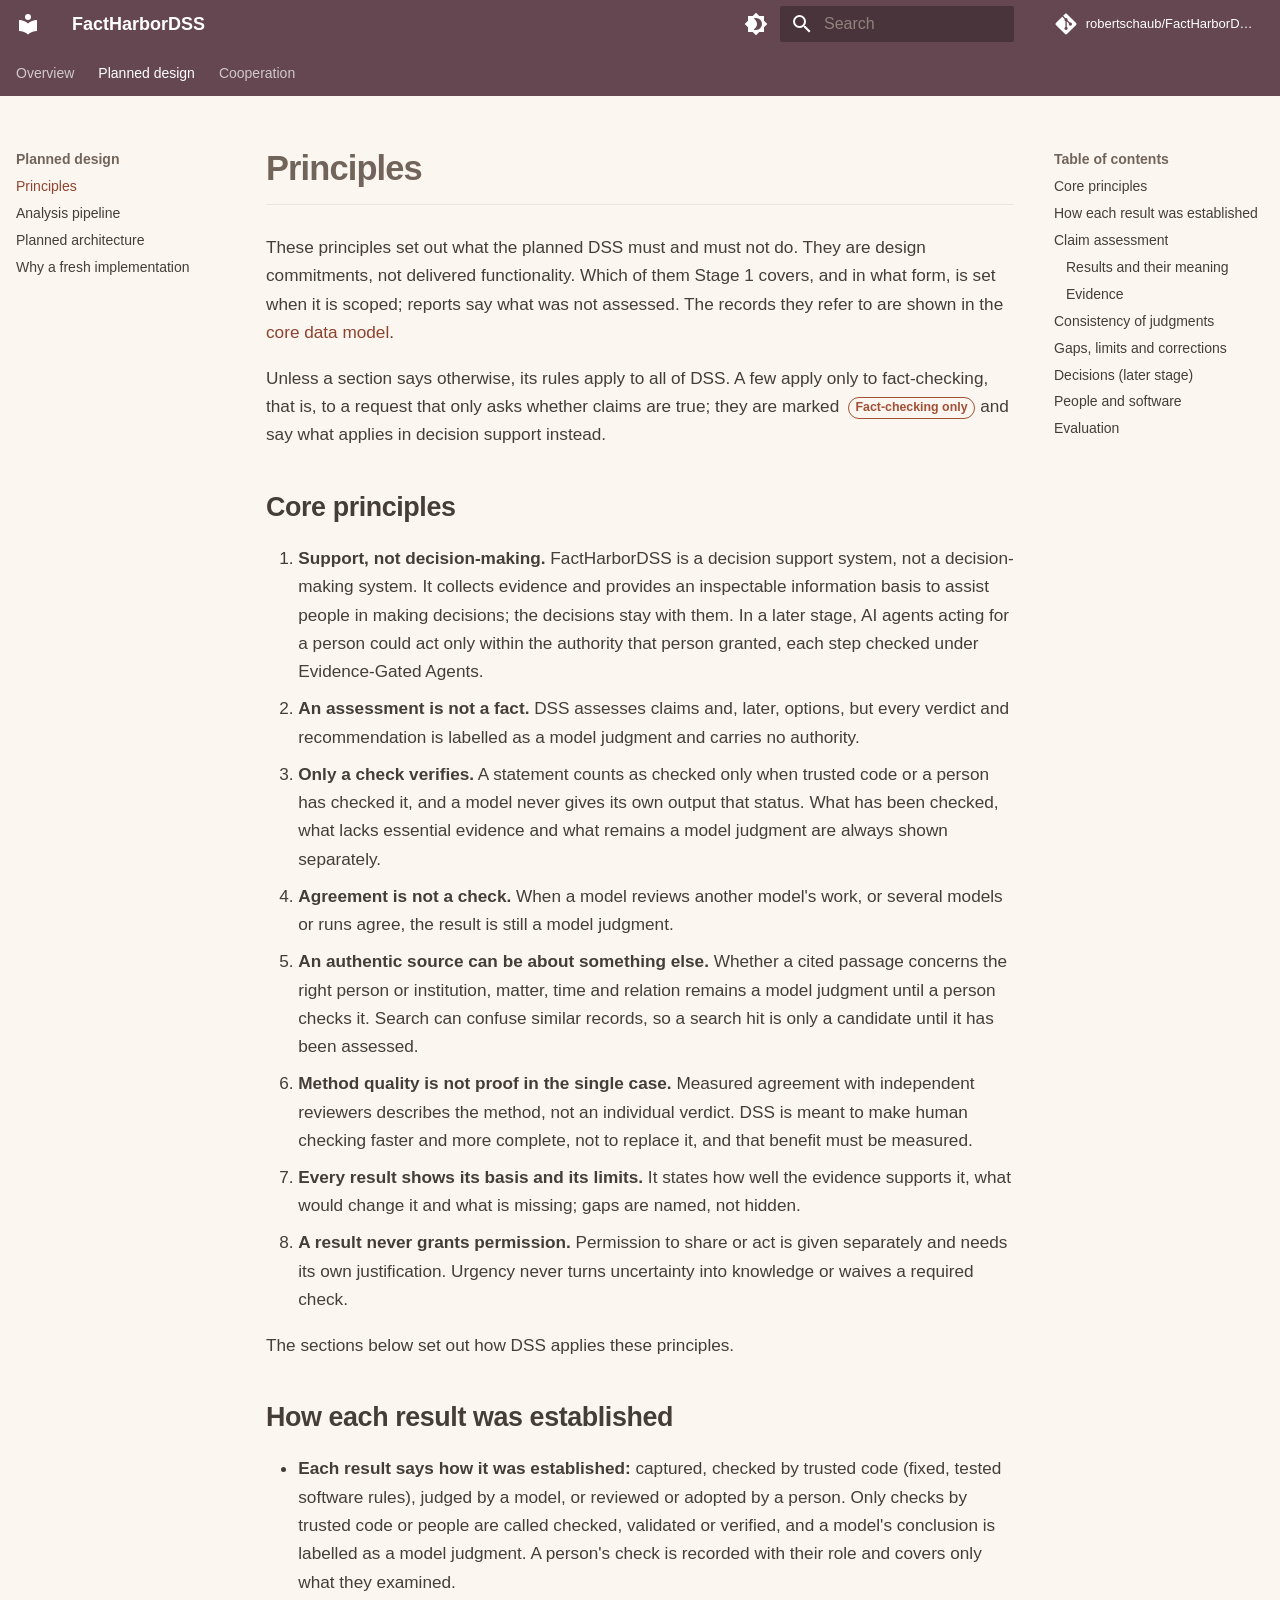
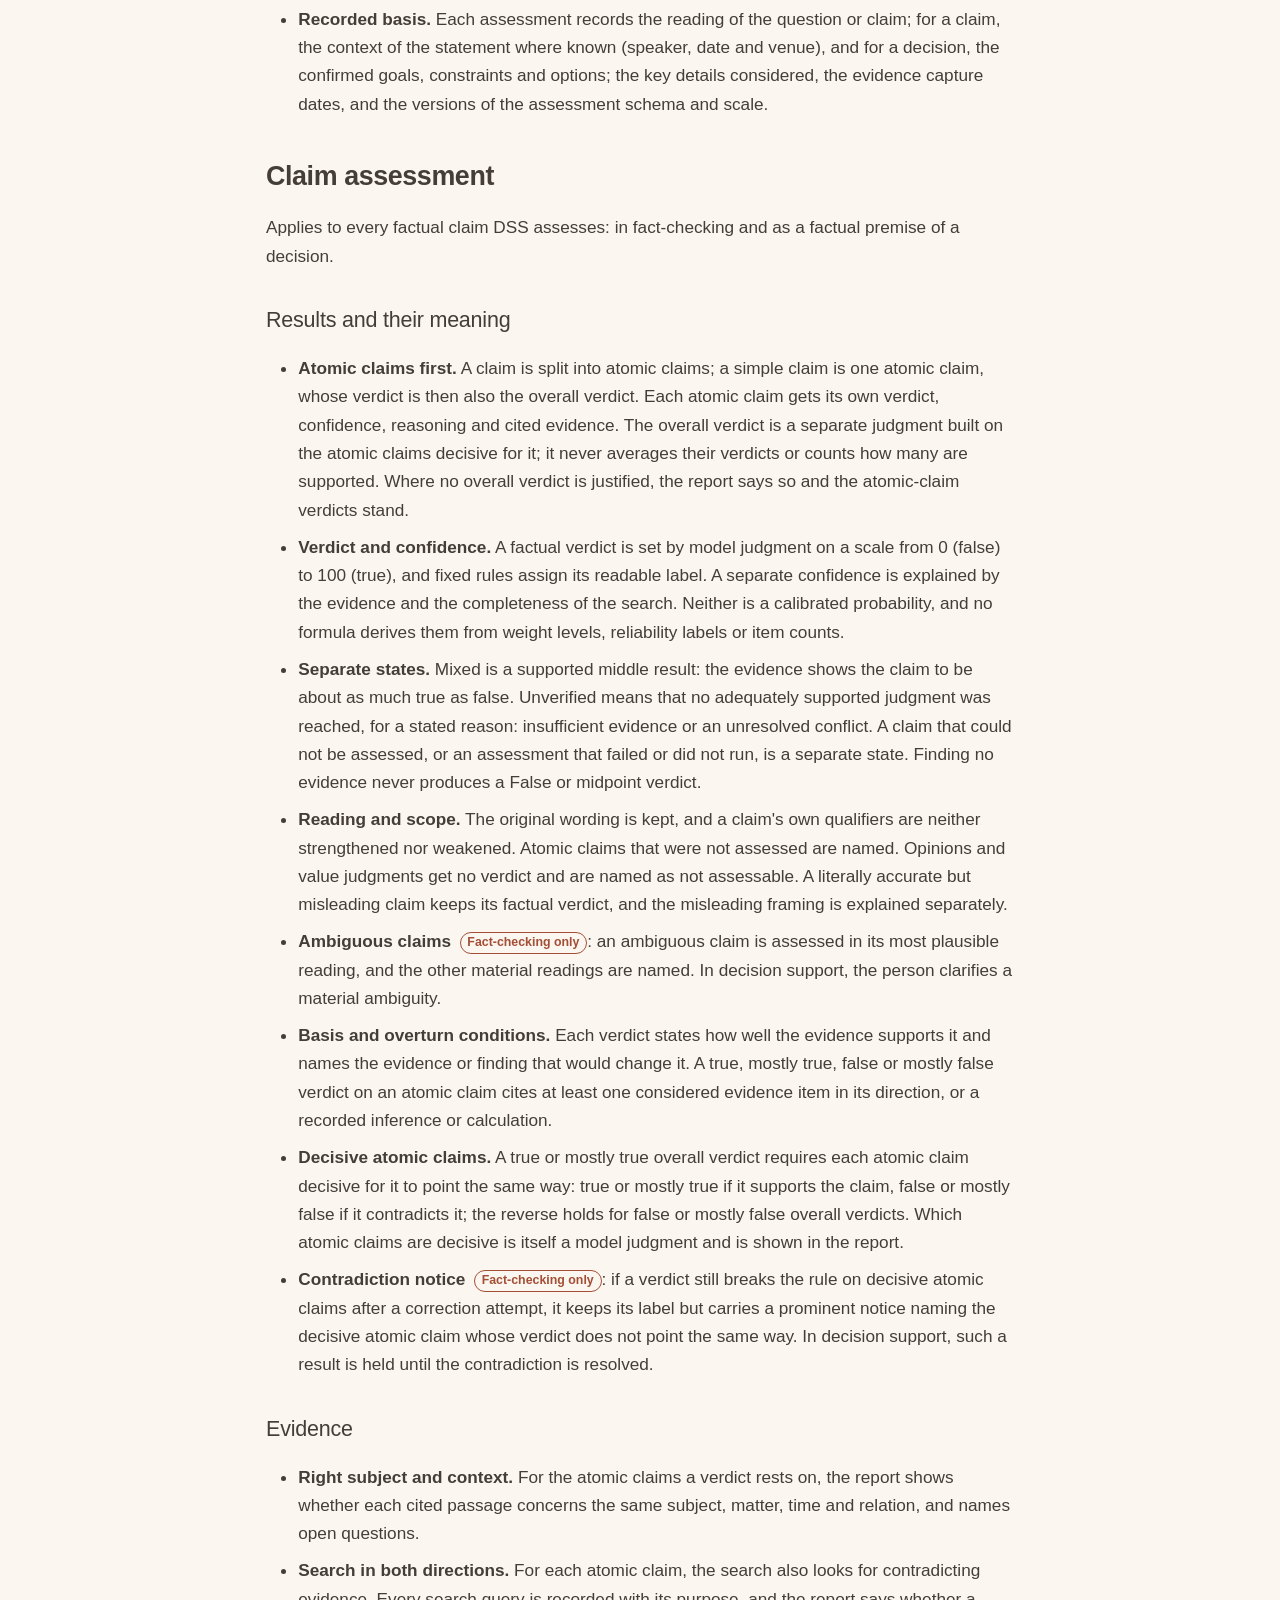
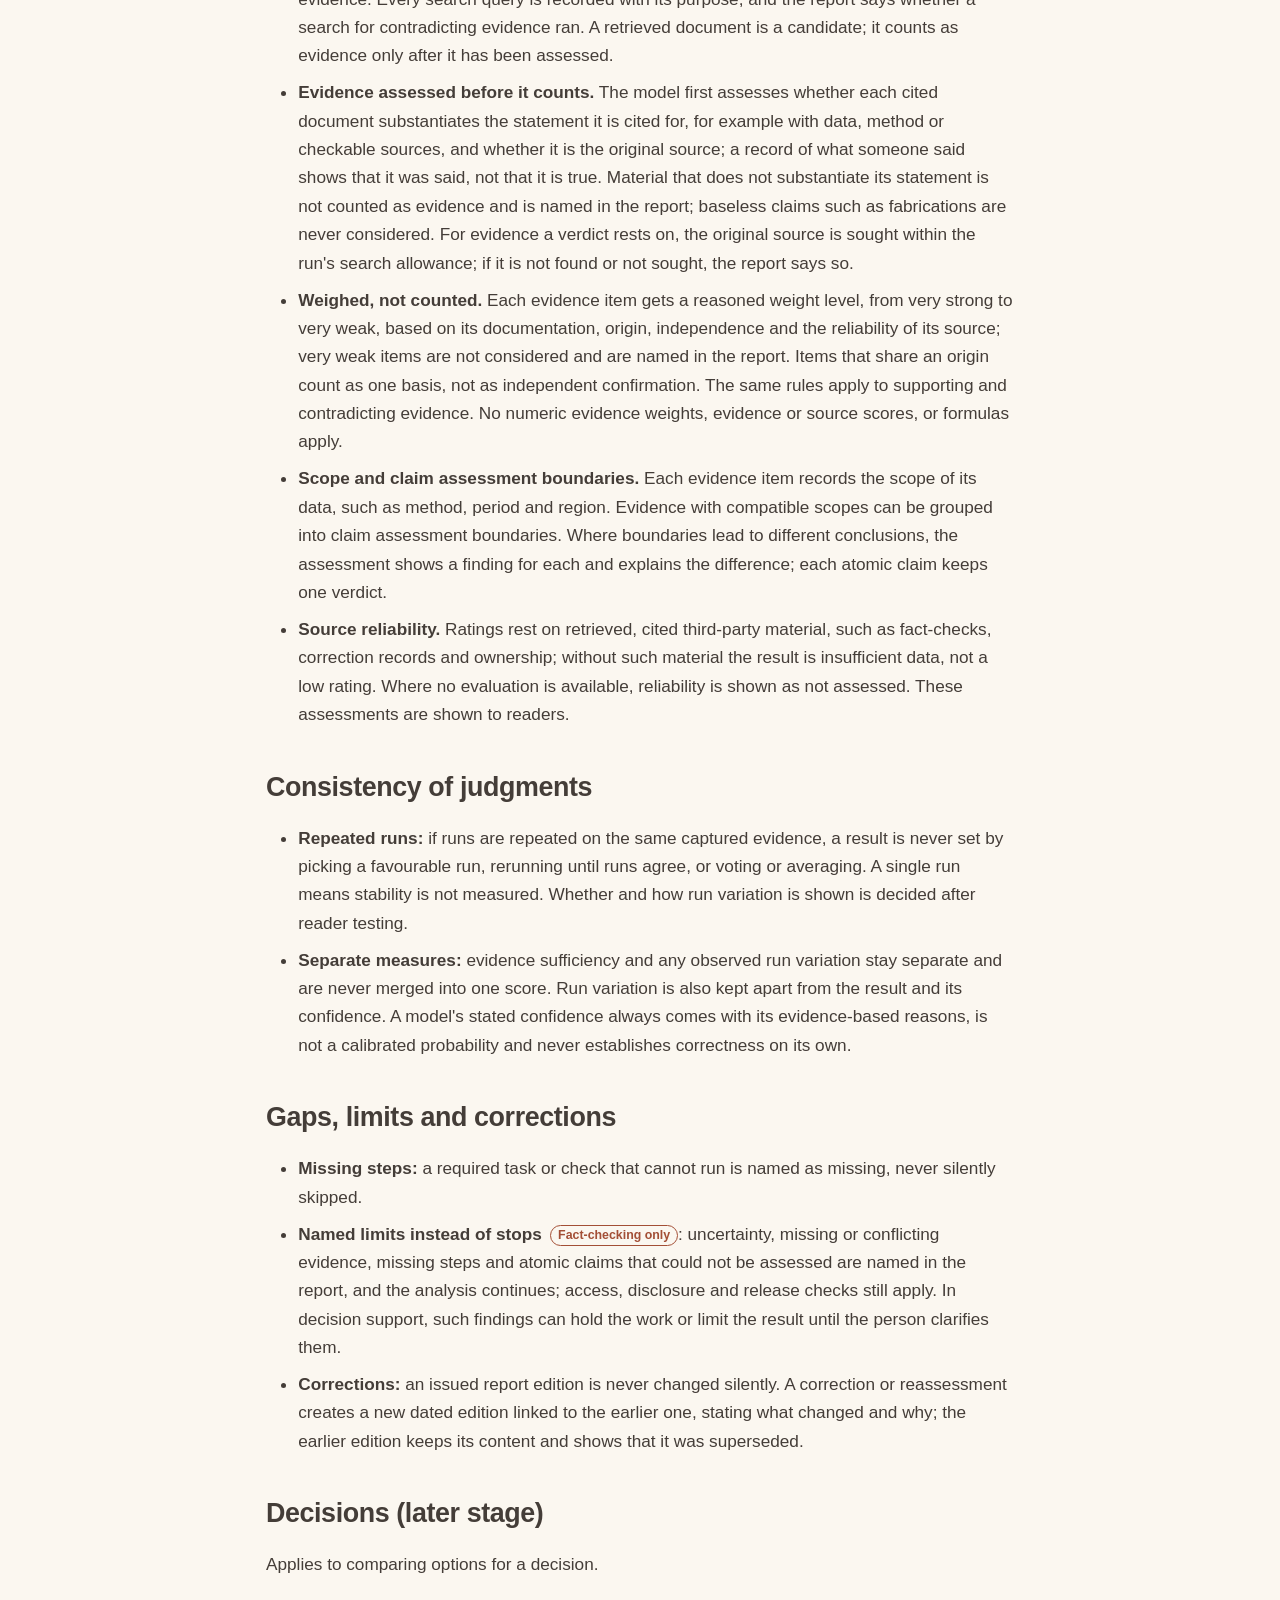
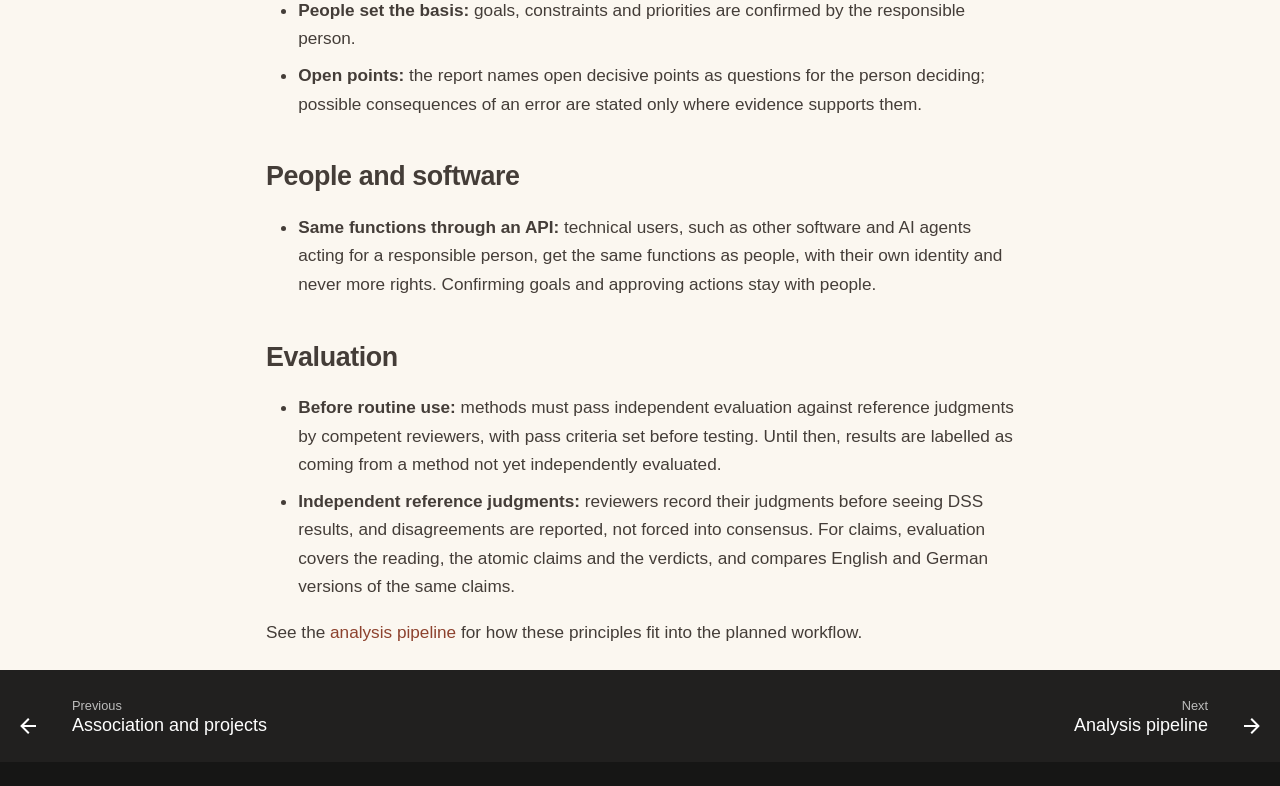
<file: Requirements.html>
<!doctype html>
<html lang="en" class="no-js">
  <head>
    
      <meta charset="utf-8">
      <meta name="viewport" content="width=device-width,initial-scale=1">
      
        <meta name="description" content="Evidence-based claim assessment and decision support — purpose, development and cooperation.">
      
      
      
        <link rel="canonical" href="https://robertschaub.github.io/FactHarborDSS/Requirements.html">
      
      
        <link rel="prev" href="Background.html">
      
      
        <link rel="next" href="Pipeline.html">
      
      
        
      
      
      <link rel="icon" href="assets/images/favicon.png">
      <meta name="generator" content="mkdocs-1.6.1, mkdocs-material-9.7.6">
    
    
      
        <title>Principles - FactHarborDSS</title>
      
    
    
      <link rel="stylesheet" href="assets/stylesheets/main.484c7ddc.min.css">
      
        
        <link rel="stylesheet" href="assets/stylesheets/palette.ab4e12ef.min.css">
      
      


    
    
      
    
    
      
    
    
      <link rel="stylesheet" href="assets/stylesheets/extra.css">
    
    <script>__md_scope=new URL(".",location),__md_hash=e=>[...e].reduce(((e,_)=>(e<<5)-e+_.charCodeAt(0)),0),__md_get=(e,_=localStorage,t=__md_scope)=>JSON.parse(_.getItem(t.pathname+"."+e)),__md_set=(e,_,t=localStorage,a=__md_scope)=>{try{t.setItem(a.pathname+"."+e,JSON.stringify(_))}catch(e){}}</script>
    
      

    
    
  </head>
  
  
    
    
      
    
    
    
    
    <body dir="ltr" data-md-color-scheme="default" data-md-color-primary="custom" data-md-color-accent="custom">
  
    
    <input class="md-toggle" data-md-toggle="drawer" type="checkbox" id="__drawer" autocomplete="off">
    <input class="md-toggle" data-md-toggle="search" type="checkbox" id="__search" autocomplete="off">
    <label class="md-overlay" for="__drawer"></label>
    <div data-md-component="skip">
      
        
        <a href="#principles" class="md-skip">
          Skip to content
        </a>
      
    </div>
    <div data-md-component="announce">
      
    </div>
    
    
      

<header class="md-header" data-md-component="header">
  <nav class="md-header__inner md-grid" aria-label="Header">
    <a href="." title="FactHarborDSS" class="md-header__button md-logo" aria-label="FactHarborDSS" data-md-component="logo">
      
  
  <svg xmlns="http://www.w3.org/2000/svg" viewBox="0 0 24 24"><path d="M12 8a3 3 0 0 0 3-3 3 3 0 0 0-3-3 3 3 0 0 0-3 3 3 3 0 0 0 3 3m0 3.54C9.64 9.35 6.5 8 3 8v11c3.5 0 6.64 1.35 9 3.54 2.36-2.19 5.5-3.54 9-3.54V8c-3.5 0-6.64 1.35-9 3.54"/></svg>

    </a>
    <label class="md-header__button md-icon" for="__drawer">
      
      <svg xmlns="http://www.w3.org/2000/svg" viewBox="0 0 24 24"><path d="M3 6h18v2H3zm0 5h18v2H3zm0 5h18v2H3z"/></svg>
    </label>
    <div class="md-header__title" data-md-component="header-title">
      <div class="md-header__ellipsis">
        <div class="md-header__topic">
          <span class="md-ellipsis">
            FactHarborDSS
          </span>
        </div>
        <div class="md-header__topic" data-md-component="header-topic">
          <span class="md-ellipsis">
            
              Principles
            
          </span>
        </div>
      </div>
    </div>
    
      
        <form class="md-header__option" data-md-component="palette">
  
    
    
    
    <input class="md-option" data-md-color-media="" data-md-color-scheme="default" data-md-color-primary="custom" data-md-color-accent="custom"  aria-label="Switch to dark mode"  type="radio" name="__palette" id="__palette_0">
    
      <label class="md-header__button md-icon" title="Switch to dark mode" for="__palette_1" hidden>
        <svg xmlns="http://www.w3.org/2000/svg" viewBox="0 0 24 24"><path d="M12 18c-.89 0-1.74-.2-2.5-.55C11.56 16.5 13 14.42 13 12s-1.44-4.5-3.5-5.45C10.26 6.2 11.11 6 12 6a6 6 0 0 1 6 6 6 6 0 0 1-6 6m8-9.31V4h-4.69L12 .69 8.69 4H4v4.69L.69 12 4 15.31V20h4.69L12 23.31 15.31 20H20v-4.69L23.31 12z"/></svg>
      </label>
    
  
    
    
    
    <input class="md-option" data-md-color-media="" data-md-color-scheme="slate" data-md-color-primary="custom" data-md-color-accent="custom"  aria-label="Switch to light mode"  type="radio" name="__palette" id="__palette_1">
    
      <label class="md-header__button md-icon" title="Switch to light mode" for="__palette_0" hidden>
        <svg xmlns="http://www.w3.org/2000/svg" viewBox="0 0 24 24"><path d="M12 8a4 4 0 0 0-4 4 4 4 0 0 0 4 4 4 4 0 0 0 4-4 4 4 0 0 0-4-4m0 10a6 6 0 0 1-6-6 6 6 0 0 1 6-6 6 6 0 0 1 6 6 6 6 0 0 1-6 6m8-9.31V4h-4.69L12 .69 8.69 4H4v4.69L.69 12 4 15.31V20h4.69L12 23.31 15.31 20H20v-4.69L23.31 12z"/></svg>
      </label>
    
  
</form>
      
    
    
      <script>var palette=__md_get("__palette");if(palette&&palette.color){if("(prefers-color-scheme)"===palette.color.media){var media=matchMedia("(prefers-color-scheme: light)"),input=document.querySelector(media.matches?"[data-md-color-media='(prefers-color-scheme: light)']":"[data-md-color-media='(prefers-color-scheme: dark)']");palette.color.media=input.getAttribute("data-md-color-media"),palette.color.scheme=input.getAttribute("data-md-color-scheme"),palette.color.primary=input.getAttribute("data-md-color-primary"),palette.color.accent=input.getAttribute("data-md-color-accent")}for(var[key,value]of Object.entries(palette.color))document.body.setAttribute("data-md-color-"+key,value)}</script>
    
    
    
      
      
        <label class="md-header__button md-icon" for="__search">
          
          <svg xmlns="http://www.w3.org/2000/svg" viewBox="0 0 24 24"><path d="M9.5 3A6.5 6.5 0 0 1 16 9.5c0 1.61-.59 3.09-1.56 4.23l.27.27h.79l5 5-1.5 1.5-5-5v-.79l-.27-.27A6.52 6.52 0 0 1 9.5 16 6.5 6.5 0 0 1 3 9.5 6.5 6.5 0 0 1 9.5 3m0 2C7 5 5 7 5 9.5S7 14 9.5 14 14 12 14 9.5 12 5 9.5 5"/></svg>
        </label>
        <div class="md-search" data-md-component="search" role="dialog">
  <label class="md-search__overlay" for="__search"></label>
  <div class="md-search__inner" role="search">
    <form class="md-search__form" name="search">
      <input type="text" class="md-search__input" name="query" aria-label="Search" placeholder="Search" autocapitalize="off" autocorrect="off" autocomplete="off" spellcheck="false" data-md-component="search-query" required>
      <label class="md-search__icon md-icon" for="__search">
        
        <svg xmlns="http://www.w3.org/2000/svg" viewBox="0 0 24 24"><path d="M9.5 3A6.5 6.5 0 0 1 16 9.5c0 1.61-.59 3.09-1.56 4.23l.27.27h.79l5 5-1.5 1.5-5-5v-.79l-.27-.27A6.52 6.52 0 0 1 9.5 16 6.5 6.5 0 0 1 3 9.5 6.5 6.5 0 0 1 9.5 3m0 2C7 5 5 7 5 9.5S7 14 9.5 14 14 12 14 9.5 12 5 9.5 5"/></svg>
        
        <svg xmlns="http://www.w3.org/2000/svg" viewBox="0 0 24 24"><path d="M20 11v2H8l5.5 5.5-1.42 1.42L4.16 12l7.92-7.92L13.5 5.5 8 11z"/></svg>
      </label>
      <nav class="md-search__options" aria-label="Search">
        
        <button type="reset" class="md-search__icon md-icon" title="Clear" aria-label="Clear" tabindex="-1">
          
          <svg xmlns="http://www.w3.org/2000/svg" viewBox="0 0 24 24"><path d="M19 6.41 17.59 5 12 10.59 6.41 5 5 6.41 10.59 12 5 17.59 6.41 19 12 13.41 17.59 19 19 17.59 13.41 12z"/></svg>
        </button>
      </nav>
      
        <div class="md-search__suggest" data-md-component="search-suggest"></div>
      
    </form>
    <div class="md-search__output">
      <div class="md-search__scrollwrap" tabindex="0" data-md-scrollfix>
        <div class="md-search-result" data-md-component="search-result">
          <div class="md-search-result__meta">
            Initializing search
          </div>
          <ol class="md-search-result__list" role="presentation"></ol>
        </div>
      </div>
    </div>
  </div>
</div>
      
    
    
      <div class="md-header__source">
        <a href="https://github.com/robertschaub/FactHarborDSS" title="Go to repository" class="md-source" data-md-component="source">
  <div class="md-source__icon md-icon">
    
    <svg xmlns="http://www.w3.org/2000/svg" viewBox="0 0 448 512"><!--! Font Awesome Free 7.1.0 by @fontawesome - https://fontawesome.com License - https://fontawesome.com/license/free (Icons: CC BY 4.0, Fonts: SIL OFL 1.1, Code: MIT License) Copyright 2025 Fonticons, Inc.--><path d="M439.6 236.1 244 40.5c-5.4-5.5-12.8-8.5-20.4-8.5s-15 3-20.4 8.4L162.5 81l51.5 51.5c27.1-9.1 52.7 16.8 43.4 43.7l49.7 49.7c34.2-11.8 61.2 31 35.5 56.7-26.5 26.5-70.2-2.9-56-37.3L240.3 199v121.9c25.3 12.5 22.3 41.8 9.1 55-6.4 6.4-15.2 10.1-24.3 10.1s-17.8-3.6-24.3-10.1c-17.6-17.6-11.1-46.9 11.2-56v-123c-20.8-8.5-24.6-30.7-18.6-45L142.6 101 8.5 235.1C3 240.6 0 247.9 0 255.5s3 15 8.5 20.4l195.6 195.7c5.4 5.4 12.7 8.4 20.4 8.4s15-3 20.4-8.4l194.7-194.7c5.4-5.4 8.4-12.8 8.4-20.4s-3-15-8.4-20.4"/></svg>
  </div>
  <div class="md-source__repository">
    robertschaub/FactHarborDSS
  </div>
</a>
      </div>
    
  </nav>
  
</header>
    
    <div class="md-container" data-md-component="container">
      
      
        
          
            
<nav class="md-tabs" aria-label="Tabs" data-md-component="tabs">
  <div class="md-grid">
    <ul class="md-tabs__list">
      
        
  
  
  
  
    
    
      <li class="md-tabs__item">
        <a href="index.html" class="md-tabs__link">
          
  
  
  Overview

        </a>
      </li>
    
  

      
        
  
  
  
    
  
  
    
    
      <li class="md-tabs__item md-tabs__item--active">
        <a href="Requirements.html" class="md-tabs__link">
          
  
  
  Planned design

        </a>
      </li>
    
  

      
        
  
  
  
  
    
    
      <li class="md-tabs__item">
        <a href="Cooperation.html" class="md-tabs__link">
          
  
  
  Cooperation

        </a>
      </li>
    
  

      
    </ul>
  </div>
</nav>
          
        
      
      <main class="md-main" data-md-component="main">
        <div class="md-main__inner md-grid">
          
            
              
              <div class="md-sidebar md-sidebar--primary" data-md-component="sidebar" data-md-type="navigation" >
                <div class="md-sidebar__scrollwrap">
                  <div class="md-sidebar__inner">
                    


  


<nav class="md-nav md-nav--primary md-nav--lifted" aria-label="Navigation" data-md-level="0">
  <label class="md-nav__title" for="__drawer">
    <a href="." title="FactHarborDSS" class="md-nav__button md-logo" aria-label="FactHarborDSS" data-md-component="logo">
      
  
  <svg xmlns="http://www.w3.org/2000/svg" viewBox="0 0 24 24"><path d="M12 8a3 3 0 0 0 3-3 3 3 0 0 0-3-3 3 3 0 0 0-3 3 3 3 0 0 0 3 3m0 3.54C9.64 9.35 6.5 8 3 8v11c3.5 0 6.64 1.35 9 3.54 2.36-2.19 5.5-3.54 9-3.54V8c-3.5 0-6.64 1.35-9 3.54"/></svg>

    </a>
    FactHarborDSS
  </label>
  
    <div class="md-nav__source">
      <a href="https://github.com/robertschaub/FactHarborDSS" title="Go to repository" class="md-source" data-md-component="source">
  <div class="md-source__icon md-icon">
    
    <svg xmlns="http://www.w3.org/2000/svg" viewBox="0 0 448 512"><!--! Font Awesome Free 7.1.0 by @fontawesome - https://fontawesome.com License - https://fontawesome.com/license/free (Icons: CC BY 4.0, Fonts: SIL OFL 1.1, Code: MIT License) Copyright 2025 Fonticons, Inc.--><path d="M439.6 236.1 244 40.5c-5.4-5.5-12.8-8.5-20.4-8.5s-15 3-20.4 8.4L162.5 81l51.5 51.5c27.1-9.1 52.7 16.8 43.4 43.7l49.7 49.7c34.2-11.8 61.2 31 35.5 56.7-26.5 26.5-70.2-2.9-56-37.3L240.3 199v121.9c25.3 12.5 22.3 41.8 9.1 55-6.4 6.4-15.2 10.1-24.3 10.1s-17.8-3.6-24.3-10.1c-17.6-17.6-11.1-46.9 11.2-56v-123c-20.8-8.5-24.6-30.7-18.6-45L142.6 101 8.5 235.1C3 240.6 0 247.9 0 255.5s3 15 8.5 20.4l195.6 195.7c5.4 5.4 12.7 8.4 20.4 8.4s15-3 20.4-8.4l194.7-194.7c5.4-5.4 8.4-12.8 8.4-20.4s-3-15-8.4-20.4"/></svg>
  </div>
  <div class="md-source__repository">
    robertschaub/FactHarborDSS
  </div>
</a>
    </div>
  
  <ul class="md-nav__list" data-md-scrollfix>
    
      
      
  
  
  
  
    
    
    
    
      
      
        
      
    
    
    <li class="md-nav__item md-nav__item--nested">
      
        
        
        <input class="md-nav__toggle md-toggle " type="checkbox" id="__nav_1" >
        
          
          <label class="md-nav__link" for="__nav_1" id="__nav_1_label" tabindex="0">
            
  
  
  <span class="md-ellipsis">
    
  
    Overview
  

    
  </span>
  
  

            <span class="md-nav__icon md-icon"></span>
          </label>
        
        <nav class="md-nav" data-md-level="1" aria-labelledby="__nav_1_label" aria-expanded="false">
          <label class="md-nav__title" for="__nav_1">
            <span class="md-nav__icon md-icon"></span>
            
  
    Overview
  

          </label>
          <ul class="md-nav__list" data-md-scrollfix>
            
              
                
  
  
  
  
    <li class="md-nav__item">
      <a href="index.html" class="md-nav__link">
        
  
  
  <span class="md-ellipsis">
    
  
    Home
  

    
  </span>
  
  

      </a>
    </li>
  

              
            
              
                
  
  
  
  
    <li class="md-nav__item">
      <a href="Concept.html" class="md-nav__link">
        
  
  
  <span class="md-ellipsis">
    
  
    How it would work
  

    
  </span>
  
  

      </a>
    </li>
  

              
            
              
                
  
  
  
  
    <li class="md-nav__item">
      <a href="FactHarbor.html" class="md-nav__link">
        
  
  
  <span class="md-ellipsis">
    
  
    From FactHarbor to DSS
  

    
  </span>
  
  

      </a>
    </li>
  

              
            
              
                
  
  
  
  
    <li class="md-nav__item">
      <a href="Charter-and-EGA.html" class="md-nav__link">
        
  
  
  <span class="md-ellipsis">
    
  
    Our AI Charter and EGA
  

    
  </span>
  
  

      </a>
    </li>
  

              
            
              
                
  
  
  
  
    <li class="md-nav__item">
      <a href="Background.html" class="md-nav__link">
        
  
  
  <span class="md-ellipsis">
    
  
    Association and projects
  

    
  </span>
  
  

      </a>
    </li>
  

              
            
          </ul>
        </nav>
      
    </li>
  

    
      
      
  
  
    
  
  
  
    
    
    
    
      
        
        
      
      
        
      
    
    
    <li class="md-nav__item md-nav__item--active md-nav__item--section md-nav__item--nested">
      
        
        
        <input class="md-nav__toggle md-toggle " type="checkbox" id="__nav_2" checked>
        
          
          <label class="md-nav__link" for="__nav_2" id="__nav_2_label" tabindex="">
            
  
  
  <span class="md-ellipsis">
    
  
    Planned design
  

    
  </span>
  
  

            <span class="md-nav__icon md-icon"></span>
          </label>
        
        <nav class="md-nav" data-md-level="1" aria-labelledby="__nav_2_label" aria-expanded="true">
          <label class="md-nav__title" for="__nav_2">
            <span class="md-nav__icon md-icon"></span>
            
  
    Planned design
  

          </label>
          <ul class="md-nav__list" data-md-scrollfix>
            
              
                
  
  
    
  
  
  
    <li class="md-nav__item md-nav__item--active">
      
      <input class="md-nav__toggle md-toggle" type="checkbox" id="__toc">
      
      
        
      
      
        <label class="md-nav__link md-nav__link--active" for="__toc">
          
  
  
  <span class="md-ellipsis">
    
  
    Principles
  

    
  </span>
  
  

          <span class="md-nav__icon md-icon"></span>
        </label>
      
      <a href="Requirements.html" class="md-nav__link md-nav__link--active">
        
  
  
  <span class="md-ellipsis">
    
  
    Principles
  

    
  </span>
  
  

      </a>
      
        

<nav class="md-nav md-nav--secondary" aria-label="Table of contents">
  
  
  
    
  
  
    <label class="md-nav__title" for="__toc">
      <span class="md-nav__icon md-icon"></span>
      Table of contents
    </label>
    <ul class="md-nav__list" data-md-component="toc" data-md-scrollfix>
      
        <li class="md-nav__item">
  <a href="#core-principles" class="md-nav__link">
    <span class="md-ellipsis">
      
        Core principles
      
    </span>
  </a>
  
</li>
      
        <li class="md-nav__item">
  <a href="#how-each-result-was-established" class="md-nav__link">
    <span class="md-ellipsis">
      
        How each result was established
      
    </span>
  </a>
  
</li>
      
        <li class="md-nav__item">
  <a href="#claim-assessment" class="md-nav__link">
    <span class="md-ellipsis">
      
        Claim assessment
      
    </span>
  </a>
  
    <nav class="md-nav" aria-label="Claim assessment">
      <ul class="md-nav__list">
        
          <li class="md-nav__item">
  <a href="#results-and-their-meaning" class="md-nav__link">
    <span class="md-ellipsis">
      
        Results and their meaning
      
    </span>
  </a>
  
</li>
        
          <li class="md-nav__item">
  <a href="#evidence" class="md-nav__link">
    <span class="md-ellipsis">
      
        Evidence
      
    </span>
  </a>
  
</li>
        
      </ul>
    </nav>
  
</li>
      
        <li class="md-nav__item">
  <a href="#consistency-of-judgments" class="md-nav__link">
    <span class="md-ellipsis">
      
        Consistency of judgments
      
    </span>
  </a>
  
</li>
      
        <li class="md-nav__item">
  <a href="#gaps-limits-and-corrections" class="md-nav__link">
    <span class="md-ellipsis">
      
        Gaps, limits and corrections
      
    </span>
  </a>
  
</li>
      
        <li class="md-nav__item">
  <a href="#decisions-later-stage" class="md-nav__link">
    <span class="md-ellipsis">
      
        Decisions (later stage)
      
    </span>
  </a>
  
</li>
      
        <li class="md-nav__item">
  <a href="#people-and-software" class="md-nav__link">
    <span class="md-ellipsis">
      
        People and software
      
    </span>
  </a>
  
</li>
      
        <li class="md-nav__item">
  <a href="#evaluation" class="md-nav__link">
    <span class="md-ellipsis">
      
        Evaluation
      
    </span>
  </a>
  
</li>
      
    </ul>
  
</nav>
      
    </li>
  

              
            
              
                
  
  
  
  
    <li class="md-nav__item">
      <a href="Pipeline.html" class="md-nav__link">
        
  
  
  <span class="md-ellipsis">
    
  
    Analysis pipeline
  

    
  </span>
  
  

      </a>
    </li>
  

              
            
              
                
  
  
  
  
    <li class="md-nav__item">
      <a href="Architecture.html" class="md-nav__link">
        
  
  
  <span class="md-ellipsis">
    
  
    Planned architecture
  

    
  </span>
  
  

      </a>
    </li>
  

              
            
              
                
  
  
  
  
    <li class="md-nav__item">
      <a href="Rationale.html" class="md-nav__link">
        
  
  
  <span class="md-ellipsis">
    
  
    Why a fresh implementation
  

    
  </span>
  
  

      </a>
    </li>
  

              
            
          </ul>
        </nav>
      
    </li>
  

    
      
      
  
  
  
  
    
    
    
    
      
      
        
      
    
    
    <li class="md-nav__item md-nav__item--nested">
      
        
        
        <input class="md-nav__toggle md-toggle " type="checkbox" id="__nav_3" >
        
          
          <label class="md-nav__link" for="__nav_3" id="__nav_3_label" tabindex="0">
            
  
  
  <span class="md-ellipsis">
    
  
    Cooperation
  

    
  </span>
  
  

            <span class="md-nav__icon md-icon"></span>
          </label>
        
        <nav class="md-nav" data-md-level="1" aria-labelledby="__nav_3_label" aria-expanded="false">
          <label class="md-nav__title" for="__nav_3">
            <span class="md-nav__icon md-icon"></span>
            
  
    Cooperation
  

          </label>
          <ul class="md-nav__list" data-md-scrollfix>
            
              
                
  
  
  
  
    <li class="md-nav__item">
      <a href="Cooperation.html" class="md-nav__link">
        
  
  
  <span class="md-ellipsis">
    
  
    Partnerships and funding
  

    
  </span>
  
  

      </a>
    </li>
  

              
            
              
                
  
  
  
  
    <li class="md-nav__item">
      <a href="Links.html" class="md-nav__link">
        
  
  
  <span class="md-ellipsis">
    
  
    Explore and contact
  

    
  </span>
  
  

      </a>
    </li>
  

              
            
          </ul>
        </nav>
      
    </li>
  

    
  </ul>
</nav>
                  </div>
                </div>
              </div>
            
            
              
              <div class="md-sidebar md-sidebar--secondary" data-md-component="sidebar" data-md-type="toc" >
                <div class="md-sidebar__scrollwrap">
                  <div class="md-sidebar__inner">
                    

<nav class="md-nav md-nav--secondary" aria-label="Table of contents">
  
  
  
    
  
  
    <label class="md-nav__title" for="__toc">
      <span class="md-nav__icon md-icon"></span>
      Table of contents
    </label>
    <ul class="md-nav__list" data-md-component="toc" data-md-scrollfix>
      
        <li class="md-nav__item">
  <a href="#core-principles" class="md-nav__link">
    <span class="md-ellipsis">
      
        Core principles
      
    </span>
  </a>
  
</li>
      
        <li class="md-nav__item">
  <a href="#how-each-result-was-established" class="md-nav__link">
    <span class="md-ellipsis">
      
        How each result was established
      
    </span>
  </a>
  
</li>
      
        <li class="md-nav__item">
  <a href="#claim-assessment" class="md-nav__link">
    <span class="md-ellipsis">
      
        Claim assessment
      
    </span>
  </a>
  
    <nav class="md-nav" aria-label="Claim assessment">
      <ul class="md-nav__list">
        
          <li class="md-nav__item">
  <a href="#results-and-their-meaning" class="md-nav__link">
    <span class="md-ellipsis">
      
        Results and their meaning
      
    </span>
  </a>
  
</li>
        
          <li class="md-nav__item">
  <a href="#evidence" class="md-nav__link">
    <span class="md-ellipsis">
      
        Evidence
      
    </span>
  </a>
  
</li>
        
      </ul>
    </nav>
  
</li>
      
        <li class="md-nav__item">
  <a href="#consistency-of-judgments" class="md-nav__link">
    <span class="md-ellipsis">
      
        Consistency of judgments
      
    </span>
  </a>
  
</li>
      
        <li class="md-nav__item">
  <a href="#gaps-limits-and-corrections" class="md-nav__link">
    <span class="md-ellipsis">
      
        Gaps, limits and corrections
      
    </span>
  </a>
  
</li>
      
        <li class="md-nav__item">
  <a href="#decisions-later-stage" class="md-nav__link">
    <span class="md-ellipsis">
      
        Decisions (later stage)
      
    </span>
  </a>
  
</li>
      
        <li class="md-nav__item">
  <a href="#people-and-software" class="md-nav__link">
    <span class="md-ellipsis">
      
        People and software
      
    </span>
  </a>
  
</li>
      
        <li class="md-nav__item">
  <a href="#evaluation" class="md-nav__link">
    <span class="md-ellipsis">
      
        Evaluation
      
    </span>
  </a>
  
</li>
      
    </ul>
  
</nav>
                  </div>
                </div>
              </div>
            
          
          
            <div class="md-content" data-md-component="content">
              
              <article class="md-content__inner md-typeset">
                
                  



<h1 id="principles">Principles<a class="headerlink" href="#principles" title="Permanent link">&para;</a></h1>
<p><a id="how-the-parts-fit-together"></a></p>
<p>These principles set out what the planned DSS must and must not do. They are design commitments, not delivered functionality. Which of them Stage 1 covers, and in what form, is set when it is scoped; reports say what was not assessed. The records they refer to are shown in the <a href="Architecture.html#core-data-model">core data model</a>.</p>
<p>Unless a section says otherwise, its rules apply to all of DSS. A few apply only to fact-checking, that is, to a request that only asks whether claims are true; they are marked <span class="dss-scope">Fact-checking only</span> and say what applies in decision support instead.</p>
<h2 id="core-principles">Core principles<a class="headerlink" href="#core-principles" title="Permanent link">&para;</a></h2>
<ol>
<li><strong>Support, not decision-making.</strong> FactHarborDSS is a decision support system, not a decision-making system. It collects evidence and provides an inspectable information basis to assist people in making decisions; the decisions stay with them. In a later stage, AI agents acting for a person could act only within the authority that person granted, each step checked under Evidence-Gated Agents.</li>
<li><strong>An assessment is not a fact.</strong> DSS assesses claims and, later, options, but every verdict and recommendation is labelled as a model judgment and carries no authority.</li>
<li><strong>Only a check verifies.</strong> A statement counts as checked only when trusted code or a person has checked it, and a model never gives its own output that status. What has been checked, what lacks essential evidence and what remains a model judgment are always shown separately.</li>
<li><strong>Agreement is not a check.</strong> When a model reviews another model's work, or several models or runs agree, the result is still a model judgment.</li>
<li><strong>An authentic source can be about something else.</strong> Whether a cited passage concerns the right person or institution, matter, time and relation remains a model judgment until a person checks it. Search can confuse similar records, so a search hit is only a candidate until it has been assessed.</li>
<li><strong>Method quality is not proof in the single case.</strong> Measured agreement with independent reviewers describes the method, not an individual verdict. DSS is meant to make human checking faster and more complete, not to replace it, and that benefit must be measured.</li>
<li><strong>Every result shows its basis and its limits.</strong> It states how well the evidence supports it, what would change it and what is missing; gaps are named, not hidden.</li>
<li><strong>A result never grants permission.</strong> Permission to share or act is given separately and needs its own justification. Urgency never turns uncertainty into knowledge or waives a required check.</li>
</ol>
<p>The sections below set out how DSS applies these principles.</p>
<h2 id="how-each-result-was-established">How each result was established<a class="headerlink" href="#how-each-result-was-established" title="Permanent link">&para;</a></h2>
<ul>
<li><strong>Each result says how it was established:</strong> captured, checked by trusted code (fixed, tested software rules), judged by a model, or reviewed or adopted by a person. Only checks by trusted code or people are called checked, validated or verified, and a model's conclusion is labelled as a model judgment. A person's check is recorded with their role and covers only what they examined.</li>
<li><strong>Recorded basis.</strong> Each assessment records the reading of the question or claim; for a claim, the context of the statement where known (speaker, date and venue), and for a decision, the confirmed goals, constraints and options; the key details considered, the evidence capture dates, and the versions of the assessment schema and scale.</li>
</ul>
<h2 id="claim-assessment">Claim assessment<a class="headerlink" href="#claim-assessment" title="Permanent link">&para;</a></h2>
<p>Applies to every factual claim DSS assesses: in fact-checking and as a factual premise of a decision.</p>
<h3 id="results-and-their-meaning">Results and their meaning<a class="headerlink" href="#results-and-their-meaning" title="Permanent link">&para;</a></h3>
<ul>
<li><strong>Atomic claims first.</strong> A claim is split into atomic claims; a simple claim is one atomic claim, whose verdict is then also the overall verdict. Each atomic claim gets its own verdict, confidence, reasoning and cited evidence. The overall verdict is a separate judgment built on the atomic claims decisive for it; it never averages their verdicts or counts how many are supported. Where no overall verdict is justified, the report says so and the atomic-claim verdicts stand.</li>
<li><strong>Verdict and confidence.</strong> A factual verdict is set by model judgment on a scale from 0 (false) to 100 (true), and fixed rules assign its readable label. A separate confidence is explained by the evidence and the completeness of the search. Neither is a calibrated probability, and no formula derives them from weight levels, reliability labels or item counts.</li>
<li><strong>Separate states.</strong> Mixed is a supported middle result: the evidence shows the claim to be about as much true as false. Unverified means that no adequately supported judgment was reached, for a stated reason: insufficient evidence or an unresolved conflict. A claim that could not be assessed, or an assessment that failed or did not run, is a separate state. Finding no evidence never produces a False or midpoint verdict.</li>
<li><strong>Reading and scope.</strong> The original wording is kept, and a claim's own qualifiers are neither strengthened nor weakened. Atomic claims that were not assessed are named. Opinions and value judgments get no verdict and are named as not assessable. A literally accurate but misleading claim keeps its factual verdict, and the misleading framing is explained separately.</li>
<li><strong>Ambiguous claims</strong> <span class="dss-scope">Fact-checking only</span>: an ambiguous claim is assessed in its most plausible reading, and the other material readings are named. In decision support, the person clarifies a material ambiguity.</li>
<li><strong>Basis and overturn conditions.</strong> Each verdict states how well the evidence supports it and names the evidence or finding that would change it. A true, mostly true, false or mostly false verdict on an atomic claim cites at least one considered evidence item in its direction, or a recorded inference or calculation.</li>
<li><strong>Decisive atomic claims.</strong> A true or mostly true overall verdict requires each atomic claim decisive for it to point the same way: true or mostly true if it supports the claim, false or mostly false if it contradicts it; the reverse holds for false or mostly false overall verdicts. Which atomic claims are decisive is itself a model judgment and is shown in the report.</li>
<li><strong>Contradiction notice</strong> <span class="dss-scope">Fact-checking only</span>: if a verdict still breaks the rule on decisive atomic claims after a correction attempt, it keeps its label but carries a prominent notice naming the decisive atomic claim whose verdict does not point the same way. In decision support, such a result is held until the contradiction is resolved.</li>
</ul>
<h3 id="evidence">Evidence<a class="headerlink" href="#evidence" title="Permanent link">&para;</a></h3>
<ul>
<li><strong>Right subject and context.</strong> For the atomic claims a verdict rests on, the report shows whether each cited passage concerns the same subject, matter, time and relation, and names open questions.</li>
<li><strong>Search in both directions.</strong> For each atomic claim, the search also looks for contradicting evidence. Every search query is recorded with its purpose, and the report says whether a search for contradicting evidence ran. A retrieved document is a candidate; it counts as evidence only after it has been assessed.</li>
<li><strong>Evidence assessed before it counts.</strong> The model first assesses whether each cited document substantiates the statement it is cited for, for example with data, method or checkable sources, and whether it is the original source; a record of what someone said shows that it was said, not that it is true. Material that does not substantiate its statement is not counted as evidence and is named in the report; baseless claims such as fabrications are never considered. For evidence a verdict rests on, the original source is sought within the run's search allowance; if it is not found or not sought, the report says so.</li>
<li><strong>Weighed, not counted.</strong> Each evidence item gets a reasoned weight level, from very strong to very weak, based on its documentation, origin, independence and the reliability of its source; very weak items are not considered and are named in the report. Items that share an origin count as one basis, not as independent confirmation. The same rules apply to supporting and contradicting evidence. No numeric evidence weights, evidence or source scores, or formulas apply.</li>
<li><strong>Scope and claim assessment boundaries.</strong> Each evidence item records the scope of its data, such as method, period and region. Evidence with compatible scopes can be grouped into claim assessment boundaries. Where boundaries lead to different conclusions, the assessment shows a finding for each and explains the difference; each atomic claim keeps one verdict.</li>
<li><strong>Source reliability.</strong> Ratings rest on retrieved, cited third-party material, such as fact-checks, correction records and ownership; without such material the result is insufficient data, not a low rating. Where no evaluation is available, reliability is shown as not assessed. These assessments are shown to readers.</li>
</ul>
<h2 id="consistency-of-judgments">Consistency of judgments<a class="headerlink" href="#consistency-of-judgments" title="Permanent link">&para;</a></h2>
<ul>
<li><strong>Repeated runs:</strong> if runs are repeated on the same captured evidence, a result is never set by picking a favourable run, rerunning until runs agree, or voting or averaging. A single run means stability is not measured. Whether and how run variation is shown is decided after reader testing.</li>
<li><strong>Separate measures:</strong> evidence sufficiency and any observed run variation stay separate and are never merged into one score. Run variation is also kept apart from the result and its confidence. A model's stated confidence always comes with its evidence-based reasons, is not a calibrated probability and never establishes correctness on its own.</li>
</ul>
<p><a id="gaps-and-limits"></a></p>
<h2 id="gaps-limits-and-corrections">Gaps, limits and corrections<a class="headerlink" href="#gaps-limits-and-corrections" title="Permanent link">&para;</a></h2>
<ul>
<li><strong>Missing steps:</strong> a required task or check that cannot run is named as missing, never silently skipped.</li>
<li><strong>Named limits instead of stops</strong> <span class="dss-scope">Fact-checking only</span>: uncertainty, missing or conflicting evidence, missing steps and atomic claims that could not be assessed are named in the report, and the analysis continues; access, disclosure and release checks still apply. In decision support, such findings can hold the work or limit the result until the person clarifies them.</li>
<li><strong>Corrections:</strong> an issued report edition is never changed silently. A correction or reassessment creates a new dated edition linked to the earlier one, stating what changed and why; the earlier edition keeps its content and shows that it was superseded.</li>
</ul>
<h2 id="decisions-later-stage">Decisions (later stage)<a class="headerlink" href="#decisions-later-stage" title="Permanent link">&para;</a></h2>
<p>Applies to comparing options for a decision.</p>
<ul>
<li><strong>People set the basis:</strong> goals, constraints and priorities are confirmed by the responsible person.</li>
<li><strong>Open points:</strong> the report names open decisive points as questions for the person deciding; possible consequences of an error are stated only where evidence supports them.</li>
</ul>
<h2 id="people-and-software">People and software<a class="headerlink" href="#people-and-software" title="Permanent link">&para;</a></h2>
<ul>
<li><strong>Same functions through an API:</strong> technical users, such as other software and AI agents acting for a responsible person, get the same functions as people, with their own identity and never more rights. Confirming goals and approving actions stay with people.</li>
</ul>
<h2 id="evaluation">Evaluation<a class="headerlink" href="#evaluation" title="Permanent link">&para;</a></h2>
<ul>
<li><strong>Before routine use:</strong> methods must pass independent evaluation against reference judgments by competent reviewers, with pass criteria set before testing. Until then, results are labelled as coming from a method not yet independently evaluated.</li>
<li><strong>Independent reference judgments:</strong> reviewers record their judgments before seeing DSS results, and disagreements are reported, not forced into consensus. For claims, evaluation covers the reading, the atomic claims and the verdicts, and compares English and German versions of the same claims.</li>
</ul>
<p>See the <a href="Pipeline.html">analysis pipeline</a> for how these principles fit into the planned workflow.</p>












                
              </article>
            </div>
          
          
<script>var target=document.getElementById(location.hash.slice(1));target&&target.name&&(target.checked=target.name.startsWith("__tabbed_"))</script>
        </div>
        
          <button type="button" class="md-top md-icon" data-md-component="top" hidden>
  
  <svg xmlns="http://www.w3.org/2000/svg" viewBox="0 0 24 24"><path d="M13 20h-2V8l-5.5 5.5-1.42-1.42L12 4.16l7.92 7.92-1.42 1.42L13 8z"/></svg>
  Back to top
</button>
        
      </main>
      
        <footer class="md-footer">
  
    
      
      <nav class="md-footer__inner md-grid" aria-label="Footer" >
        
          
          <a href="Background.html" class="md-footer__link md-footer__link--prev" aria-label="Previous: Association and projects">
            <div class="md-footer__button md-icon">
              
              <svg xmlns="http://www.w3.org/2000/svg" viewBox="0 0 24 24"><path d="M20 11v2H8l5.5 5.5-1.42 1.42L4.16 12l7.92-7.92L13.5 5.5 8 11z"/></svg>
            </div>
            <div class="md-footer__title">
              <span class="md-footer__direction">
                Previous
              </span>
              <div class="md-ellipsis">
                Association and projects
              </div>
            </div>
          </a>
        
        
          
          <a href="Pipeline.html" class="md-footer__link md-footer__link--next" aria-label="Next: Analysis pipeline">
            <div class="md-footer__title">
              <span class="md-footer__direction">
                Next
              </span>
              <div class="md-ellipsis">
                Analysis pipeline
              </div>
            </div>
            <div class="md-footer__button md-icon">
              
              <svg xmlns="http://www.w3.org/2000/svg" viewBox="0 0 24 24"><path d="M4 11v2h12l-5.5 5.5 1.42 1.42L19.84 12l-7.92-7.92L10.5 5.5 16 11z"/></svg>
            </div>
          </a>
        
      </nav>
    
  
  <div class="md-footer-meta md-typeset">
    <div class="md-footer-meta__inner md-grid">
      <div class="md-copyright">
  
  
</div>
      
    </div>
  </div>
</footer>
      
    </div>
    <div class="md-dialog" data-md-component="dialog">
      <div class="md-dialog__inner md-typeset"></div>
    </div>
    
    
    
      
      
      <script id="__config" type="application/json">{"annotate": null, "base": ".", "features": ["navigation.tabs", "navigation.sections", "navigation.top", "navigation.footer", "toc.follow", "search.suggest", "search.highlight", "content.code.copy"], "search": "assets/javascripts/workers/search.2c215733.min.js", "tags": null, "translations": {"clipboard.copied": "Copied to clipboard", "clipboard.copy": "Copy to clipboard", "search.result.more.one": "1 more on this page", "search.result.more.other": "# more on this page", "search.result.none": "No matching documents", "search.result.one": "1 matching document", "search.result.other": "# matching documents", "search.result.placeholder": "Type to start searching", "search.result.term.missing": "Missing", "select.version": "Select version"}, "version": null}</script>
    
    
      <script src="assets/javascripts/bundle.79ae519e.min.js"></script>
      
    
  </body>
</html>
</file>
<file: assets/stylesheets/extra.css>
:root {
  --md-primary-fg-color: #654751;
  --md-primary-fg-color--light: #80636b;
  --md-primary-fg-color--dark: #49352e;
  --md-accent-fg-color: #a34f36;
}
[data-md-color-scheme="default"] {
  --md-default-bg-color: #fbf7f0;
  --md-default-fg-color: #443d38;
  --md-default-fg-color--light: #71645b;
  --md-typeset-a-color: #8d422e;
}
[data-md-color-scheme="slate"] {
  --md-primary-fg-color: #493840;
  --md-accent-fg-color: #e8af8f;
  --md-accent-bg-color: #2b2125;
  --md-typeset-a-color: #e8af8f;
}
.md-grid { max-width: none; }
.md-typeset { font-size: .86rem; line-height: 1.65; }
.md-typeset h1 {
  font-weight: 700;
  letter-spacing: -.025em;
  border-bottom: 1px solid var(--md-default-fg-color--lightest);
  padding-bottom: .4em;
  margin-bottom: .8em;
}
.md-typeset h2 { font-weight: 600; letter-spacing: -.015em; margin-top: 1.5em; }
.md-typeset img { border-radius: .3rem; }
.md-typeset table:not([class]) { font-size: .78rem; }
.md-typeset table:not([class]) td { vertical-align: top; }
.md-typeset a { overflow-wrap: anywhere; }
.md-typeset pre { overflow: auto; }
.dss-intro {
  padding: 1.5rem 1.6rem;
  margin: 0 0 1.4rem;
  border: 1px solid var(--md-default-fg-color--lightest);
  border-left: 5px solid var(--md-accent-fg-color);
  border-radius: .4rem;
  background: var(--md-code-bg-color);
}
.dss-intro h2 { margin-top: .5rem; font-size: 1.7em; line-height: 1.3; }
.dss-eyebrow { font-size: .7rem; font-weight: 650; letter-spacing: .06em; text-transform: uppercase; }
.dss-intro .md-button { margin: .25rem .25rem .25rem 0; }
.md-typeset .grid.cards > ul > li { border-radius: .4rem; padding: 1rem; }
.md-typeset .admonition { font-size: .76rem; }
.dss-scope {
  display: inline-block;
  margin: 0 0 0 .3em;
  padding: 0 .55em;
  border: 1px solid var(--md-accent-fg-color);
  border-radius: 1em;
  color: var(--md-accent-fg-color);
  font-size: .72em;
  font-weight: 600;
  line-height: 1.6;
  white-space: nowrap;
  vertical-align: .08em;
}
@media (max-width: 600px) {
  .md-typeset h1 { font-size: 1.5em; }
  .dss-intro { padding: 1rem; }
  .dss-intro h2 { font-size: 1.35em; }
}
</file>
<file: assets/stylesheets/main.484c7ddc.min.css>
@charset "UTF-8";html{-webkit-text-size-adjust:none;-moz-text-size-adjust:none;text-size-adjust:none;box-sizing:border-box}*,:after,:before{box-sizing:inherit}@media (prefers-reduced-motion){*,:after,:before{transition:none!important}}body{margin:0}a,button,input,label{-webkit-tap-highlight-color:transparent}a{color:inherit;text-decoration:none}hr{border:0;box-sizing:initial;display:block;height:.05rem;overflow:visible;padding:0}small{font-size:80%}sub,sup{line-height:1em}img{border-style:none}table{border-collapse:initial;border-spacing:0}td,th{font-weight:400;vertical-align:top}button{background:#0000;border:0;font-family:inherit;font-size:inherit;margin:0;padding:0}input{border:0;outline:none}:root{--md-primary-fg-color:#4051b5;--md-primary-fg-color--light:#5d6cc0;--md-primary-fg-color--dark:#303fa1;--md-primary-bg-color:#fff;--md-primary-bg-color--light:#ffffffb3;--md-accent-fg-color:#526cfe;--md-accent-fg-color--transparent:#526cfe1a;--md-accent-bg-color:#fff;--md-accent-bg-color--light:#ffffffb3}[data-md-color-scheme=default]{color-scheme:light}[data-md-color-scheme=default] img[src$="#gh-dark-mode-only"],[data-md-color-scheme=default] img[src$="#only-dark"]{display:none}:root,[data-md-color-scheme=default]{--md-hue:225deg;--md-default-fg-color:#000000de;--md-default-fg-color--light:#0000008a;--md-default-fg-color--lighter:#00000052;--md-default-fg-color--lightest:#00000012;--md-default-bg-color:#fff;--md-default-bg-color--light:#ffffffb3;--md-default-bg-color--lighter:#ffffff4d;--md-default-bg-color--lightest:#ffffff1f;--md-code-fg-color:#36464e;--md-code-bg-color:#f5f5f5;--md-code-bg-color--light:#f5f5f5b3;--md-code-bg-color--lighter:#f5f5f54d;--md-code-hl-color:#4287ff;--md-code-hl-color--light:#4287ff1a;--md-code-hl-number-color:#d52a2a;--md-code-hl-special-color:#db1457;--md-code-hl-function-color:#a846b9;--md-code-hl-constant-color:#6e59d9;--md-code-hl-keyword-color:#3f6ec6;--md-code-hl-string-color:#1c7d4d;--md-code-hl-name-color:var(--md-code-fg-color);--md-code-hl-operator-color:var(--md-default-fg-color--light);--md-code-hl-punctuation-color:var(--md-default-fg-color--light);--md-code-hl-comment-color:var(--md-default-fg-color--light);--md-code-hl-generic-color:var(--md-default-fg-color--light);--md-code-hl-variable-color:var(--md-default-fg-color--light);--md-typeset-color:var(--md-default-fg-color);--md-typeset-a-color:var(--md-primary-fg-color);--md-typeset-del-color:#f5503d26;--md-typeset-ins-color:#0bd57026;--md-typeset-kbd-color:#fafafa;--md-typeset-kbd-accent-color:#fff;--md-typeset-kbd-border-color:#b8b8b8;--md-typeset-mark-color:#ffff0080;--md-typeset-table-color:#0000001f;--md-typeset-table-color--light:rgba(0,0,0,.035);--md-admonition-fg-color:var(--md-default-fg-color);--md-admonition-bg-color:var(--md-default-bg-color);--md-warning-fg-color:#000000de;--md-warning-bg-color:#ff9;--md-footer-fg-color:#fff;--md-footer-fg-color--light:#ffffffb3;--md-footer-fg-color--lighter:#ffffff73;--md-footer-bg-color:#000000de;--md-footer-bg-color--dark:#00000052;--md-shadow-z1:0 0.2rem 0.5rem #0000000d,0 0 0.05rem #0000001a;--md-shadow-z2:0 0.2rem 0.5rem #0000001a,0 0 0.05rem #00000040;--md-shadow-z3:0 0.2rem 0.5rem #0003,0 0 0.05rem #00000059}.md-icon svg{fill:currentcolor;display:block;height:1.2rem;width:1.2rem}body{-webkit-font-smoothing:antialiased;-moz-osx-font-smoothing:grayscale;--md-text-font-family:var(--md-text-font,_),-apple-system,BlinkMacSystemFont,Helvetica,Arial,sans-serif;--md-code-font-family:var(--md-code-font,_),SFMono-Regular,Consolas,Menlo,monospace}aside,body,input{font-feature-settings:"kern","liga";color:var(--md-typeset-color);font-family:var(--md-text-font-family)}code,kbd,pre{font-feature-settings:"kern";font-family:var(--md-code-font-family)}:root{--md-typeset-table-sort-icon:url('data:image/svg+xml;charset=utf-8,<svg xmlns="http://www.w3.org/2000/svg" viewBox="0 0 24 24"><path d="m18 21-4-4h3V7h-3l4-4 4 4h-3v10h3M2 19v-2h10v2M2 13v-2h7v2M2 7V5h4v2z"/></svg>');--md-typeset-table-sort-icon--asc:url('data:image/svg+xml;charset=utf-8,<svg xmlns="http://www.w3.org/2000/svg" viewBox="0 0 24 24"><path d="M19 17h3l-4 4-4-4h3V3h2M2 17h10v2H2M6 5v2H2V5m0 6h7v2H2z"/></svg>');--md-typeset-table-sort-icon--desc:url('data:image/svg+xml;charset=utf-8,<svg xmlns="http://www.w3.org/2000/svg" viewBox="0 0 24 24"><path d="M19 7h3l-4-4-4 4h3v14h2M2 17h10v2H2M6 5v2H2V5m0 6h7v2H2z"/></svg>')}.md-typeset{-webkit-print-color-adjust:exact;color-adjust:exact;font-size:.8rem;line-height:1.6;overflow-wrap:break-word}@media print{.md-typeset{font-size:.68rem}}.md-typeset blockquote,.md-typeset dl,.md-typeset figure,.md-typeset ol,.md-typeset pre,.md-typeset ul{margin-bottom:1em;margin-top:1em}.md-typeset h1{color:var(--md-default-fg-color--light);font-size:2em;line-height:1.3;margin:0 0 1.25em}.md-typeset h1,.md-typeset h2{font-weight:300;letter-spacing:-.01em}.md-typeset h2{font-size:1.5625em;line-height:1.4;margin:1.6em 0 .64em}.md-typeset h3{font-size:1.25em;font-weight:400;letter-spacing:-.01em;line-height:1.5;margin:1.6em 0 .8em}.md-typeset h2+h3{margin-top:.8em}.md-typeset h4{font-weight:700;letter-spacing:-.01em;margin:1em 0}.md-typeset h5,.md-typeset h6{color:var(--md-default-fg-color--light);font-size:.8em;font-weight:700;letter-spacing:-.01em;margin:1.25em 0}.md-typeset h5{text-transform:uppercase}.md-typeset h5 code{text-transform:none}.md-typeset hr{border-bottom:.05rem solid var(--md-default-fg-color--lightest);display:flow-root;margin:1.5em 0}.md-typeset a{color:var(--md-typeset-a-color);word-break:break-word}.md-typeset a,.md-typeset a:before{transition:color 125ms}.md-typeset a:focus,.md-typeset a:hover{color:var(--md-accent-fg-color)}.md-typeset a:focus code,.md-typeset a:hover code{background-color:var(--md-accent-fg-color--transparent);color:var(--md-accent-fg-color)}.md-typeset a code{color:var(--md-typeset-a-color)}.md-typeset a.focus-visible{outline-color:var(--md-accent-fg-color);outline-offset:.2rem}.md-typeset code,.md-typeset kbd,.md-typeset pre{color:var(--md-code-fg-color);direction:ltr;font-variant-ligatures:none;transition:background-color 125ms}@media print{.md-typeset code,.md-typeset kbd,.md-typeset pre{white-space:pre-wrap}}.md-typeset code{background-color:var(--md-code-bg-color);border-radius:.1rem;-webkit-box-decoration-break:clone;box-decoration-break:clone;font-size:.85em;padding:0 .2941176471em;transition:color 125ms,background-color 125ms;word-break:break-word}.md-typeset code:not(.focus-visible){-webkit-tap-highlight-color:transparent;outline:none}.md-typeset pre{display:flow-root;line-height:1.4;position:relative}.md-typeset pre>code{-webkit-box-decoration-break:slice;box-decoration-break:slice;box-shadow:none;display:block;margin:0;outline-color:var(--md-accent-fg-color);overflow:auto;padding:.7720588235em 1.1764705882em;scrollbar-color:var(--md-default-fg-color--lighter) #0000;scrollbar-width:thin;touch-action:auto;word-break:normal}.md-typeset pre>code:hover{scrollbar-color:var(--md-accent-fg-color) #0000}.md-typeset pre>code::-webkit-scrollbar{height:.2rem;width:.2rem}.md-typeset pre>code::-webkit-scrollbar-thumb{background-color:var(--md-default-fg-color--lighter)}.md-typeset pre>code::-webkit-scrollbar-thumb:hover{background-color:var(--md-accent-fg-color)}.md-typeset kbd{background-color:var(--md-typeset-kbd-color);border-radius:.1rem;box-shadow:0 .1rem 0 .05rem var(--md-typeset-kbd-border-color),0 .1rem 0 var(--md-typeset-kbd-border-color),0 -.1rem .2rem var(--md-typeset-kbd-accent-color) inset;color:var(--md-default-fg-color);display:inline-block;font-size:.75em;padding:0 .6666666667em;vertical-align:text-top;word-break:break-word}.md-typeset mark{background-color:var(--md-typeset-mark-color);-webkit-box-decoration-break:clone;box-decoration-break:clone;color:inherit;word-break:break-word}.md-typeset abbr{cursor:help;text-decoration:none}.md-typeset [data-preview],.md-typeset abbr{border-bottom:.05rem dotted var(--md-default-fg-color--light)}.md-typeset small{opacity:.75}[dir=ltr] .md-typeset sub,[dir=ltr] .md-typeset sup{margin-left:.078125em}[dir=rtl] .md-typeset sub,[dir=rtl] .md-typeset sup{margin-right:.078125em}[dir=ltr] .md-typeset blockquote{padding-left:.6rem}[dir=rtl] .md-typeset blockquote{padding-right:.6rem}[dir=ltr] .md-typeset blockquote{border-left:.2rem solid var(--md-default-fg-color--lighter)}[dir=rtl] .md-typeset blockquote{border-right:.2rem solid var(--md-default-fg-color--lighter)}.md-typeset blockquote{color:var(--md-default-fg-color--light);margin-left:0;margin-right:0}.md-typeset ul{list-style-type:disc}.md-typeset ul[type]{list-style-type:revert-layer}[dir=ltr] .md-typeset ol,[dir=ltr] .md-typeset ul{margin-left:.625em}[dir=rtl] .md-typeset ol,[dir=rtl] .md-typeset ul{margin-right:.625em}.md-typeset ol,.md-typeset ul{padding:0}.md-typeset ol:not([hidden]),.md-typeset ul:not([hidden]){display:flow-root}.md-typeset ol ol,.md-typeset ul ol{list-style-type:lower-alpha}.md-typeset ol ol ol,.md-typeset ul ol ol{list-style-type:lower-roman}.md-typeset ol ol ol ol,.md-typeset ul ol ol ol{list-style-type:upper-alpha}.md-typeset ol ol ol ol ol,.md-typeset ul ol ol ol ol{list-style-type:upper-roman}.md-typeset ol[type],.md-typeset ul[type]{list-style-type:revert-layer}[dir=ltr] .md-typeset ol li,[dir=ltr] .md-typeset ul li{margin-left:1.25em}[dir=rtl] .md-typeset ol li,[dir=rtl] .md-typeset ul li{margin-right:1.25em}.md-typeset ol li,.md-typeset ul li{margin-bottom:.5em}.md-typeset ol li blockquote,.md-typeset ol li p,.md-typeset ul li blockquote,.md-typeset ul li p{margin:.5em 0}.md-typeset ol li:last-child,.md-typeset ul li:last-child{margin-bottom:0}[dir=ltr] .md-typeset ol li ol,[dir=ltr] .md-typeset ol li ul,[dir=ltr] .md-typeset ul li ol,[dir=ltr] .md-typeset ul li ul{margin-left:.625em}[dir=rtl] .md-typeset ol li ol,[dir=rtl] .md-typeset ol li ul,[dir=rtl] .md-typeset ul li ol,[dir=rtl] .md-typeset ul li ul{margin-right:.625em}.md-typeset ol li ol,.md-typeset ol li ul,.md-typeset ul li ol,.md-typeset ul li ul{margin-bottom:.5em;margin-top:.5em}[dir=ltr] .md-typeset dd{margin-left:1.875em}[dir=rtl] .md-typeset dd{margin-right:1.875em}.md-typeset dd{margin-bottom:1.5em;margin-top:1em}.md-typeset img,.md-typeset svg,.md-typeset video{height:auto;max-width:100%}.md-typeset img[align=left]{margin:1em 1em 1em 0}.md-typeset img[align=right]{margin:1em 0 1em 1em}.md-typeset img[align]:only-child{margin-top:0}.md-typeset figure{display:flow-root;margin:1em auto;max-width:100%;text-align:center;width:fit-content}.md-typeset figure img{display:block;margin:0 auto}.md-typeset figcaption{font-style:italic;margin:1em auto;max-width:24rem}.md-typeset iframe{max-width:100%}.md-typeset table:not([class]){background-color:var(--md-default-bg-color);border:.05rem solid var(--md-typeset-table-color);border-radius:.1rem;display:inline-block;font-size:.64rem;max-width:100%;overflow:auto;touch-action:auto}@media print{.md-typeset table:not([class]){display:table}}.md-typeset table:not([class])+*{margin-top:1.5em}.md-typeset table:not([class]) td>:first-child,.md-typeset table:not([class]) th>:first-child{margin-top:0}.md-typeset table:not([class]) td>:last-child,.md-typeset table:not([class]) th>:last-child{margin-bottom:0}.md-typeset table:not([class]) td:not([align]),.md-typeset table:not([class]) th:not([align]){text-align:left}[dir=rtl] .md-typeset table:not([class]) td:not([align]),[dir=rtl] .md-typeset table:not([class]) th:not([align]){text-align:right}.md-typeset table:not([class]) th{font-weight:700;min-width:5rem;padding:.9375em 1.25em;vertical-align:top}.md-typeset table:not([class]) td{border-top:.05rem solid var(--md-typeset-table-color);padding:.9375em 1.25em;vertical-align:top}.md-typeset table:not([class]) tbody tr{transition:background-color 125ms}.md-typeset table:not([class]) tbody tr:hover{background-color:var(--md-typeset-table-color--light);box-shadow:0 .05rem 0 var(--md-default-bg-color) inset}.md-typeset table:not([class]) a{word-break:normal}.md-typeset table th[role=columnheader]{cursor:pointer}[dir=ltr] .md-typeset table th[role=columnheader]:after{margin-left:.5em}[dir=rtl] .md-typeset table th[role=columnheader]:after{margin-right:.5em}.md-typeset table th[role=columnheader]:after{content:"";display:inline-block;height:1.2em;-webkit-mask-image:var(--md-typeset-table-sort-icon);mask-image:var(--md-typeset-table-sort-icon);-webkit-mask-repeat:no-repeat;mask-repeat:no-repeat;-webkit-mask-size:contain;mask-size:contain;transition:background-color 125ms;vertical-align:text-bottom;width:1.2em}.md-typeset table th[role=columnheader]:hover:after{background-color:var(--md-default-fg-color--lighter)}.md-typeset table th[role=columnheader][aria-sort=ascending]:after{background-color:var(--md-default-fg-color--light);-webkit-mask-image:var(--md-typeset-table-sort-icon--asc);mask-image:var(--md-typeset-table-sort-icon--asc)}.md-typeset table th[role=columnheader][aria-sort=descending]:after{background-color:var(--md-default-fg-color--light);-webkit-mask-image:var(--md-typeset-table-sort-icon--desc);mask-image:var(--md-typeset-table-sort-icon--desc)}.md-typeset__scrollwrap{margin:1em -.8rem;overflow-x:auto;touch-action:auto}.md-typeset__table{display:inline-block;margin-bottom:.5em;padding:0 .8rem}@media print{.md-typeset__table{display:block}}html .md-typeset__table table{display:table;margin:0;overflow:hidden;width:100%}@media screen and (max-width:44.984375em){.md-content__inner>pre{margin:1em -.8rem}.md-content__inner>pre code{border-radius:0}}.md-typeset .md-author{border-radius:100%;display:block;flex-shrink:0;height:1.6rem;overflow:hidden;position:relative;transition:color 125ms,transform 125ms;width:1.6rem}.md-typeset .md-author img{display:block}.md-typeset .md-author--more{background:var(--md-default-fg-color--lightest);color:var(--md-default-fg-color--lighter);font-size:.6rem;font-weight:700;line-height:1.6rem;text-align:center}.md-typeset .md-author--long{height:2.4rem;width:2.4rem}.md-typeset a.md-author{transform:scale(1)}.md-typeset a.md-author img{border-radius:100%;filter:grayscale(100%) opacity(75%);transition:filter 125ms}.md-typeset a.md-author:focus,.md-typeset a.md-author:hover{transform:scale(1.1);z-index:1}.md-typeset a.md-author:focus img,.md-typeset a.md-author:hover img{filter:grayscale(0)}.md-banner{background-color:var(--md-footer-bg-color);color:var(--md-footer-fg-color);overflow:auto}@media print{.md-banner{display:none}}.md-banner--warning{background-color:var(--md-warning-bg-color);color:var(--md-warning-fg-color)}.md-banner__inner{font-size:.7rem;margin:.6rem auto;padding:0 .8rem}[dir=ltr] .md-banner__button{float:right}[dir=rtl] .md-banner__button{float:left}.md-banner__button{color:inherit;cursor:pointer;transition:opacity .25s}.no-js .md-banner__button{display:none}.md-banner__button:hover{opacity:.7}html{font-size:125%;height:100%;overflow-x:hidden}@media screen and (min-width:100em){html{font-size:137.5%}}@media screen and (min-width:125em){html{font-size:150%}}body{background-color:var(--md-default-bg-color);display:flex;flex-direction:column;font-size:.5rem;min-height:100%;position:relative;width:100%}@media print{body{display:block}}@media screen and (max-width:59.984375em){body[data-md-scrolllock]{position:fixed}}.md-grid{margin-left:auto;margin-right:auto;max-width:61rem}.md-container{display:flex;flex-direction:column;flex-grow:1}@media print{.md-container{display:block}}.md-main{flex-grow:1}.md-main__inner{display:flex;height:100%;margin-top:1.5rem}.md-ellipsis{overflow:hidden;text-overflow:ellipsis}.md-toggle{display:none}.md-option{height:0;opacity:0;position:absolute;width:0}.md-option:checked+label:not([hidden]){display:block}.md-option.focus-visible+label{outline-color:var(--md-accent-fg-color);outline-style:auto}.md-skip{background-color:var(--md-default-fg-color);border-radius:.1rem;color:var(--md-default-bg-color);font-size:.64rem;margin:.5rem;opacity:0;outline-color:var(--md-accent-fg-color);padding:.3rem .5rem;position:fixed;transform:translateY(.4rem);z-index:-1}.md-skip:focus{opacity:1;transform:translateY(0);transition:transform .25s cubic-bezier(.4,0,.2,1),opacity 175ms 75ms;z-index:10}@page{margin:25mm}:root{--md-clipboard-icon:url('data:image/svg+xml;charset=utf-8,<svg xmlns="http://www.w3.org/2000/svg" viewBox="0 0 24 24"><path d="M19 21H8V7h11m0-2H8a2 2 0 0 0-2 2v14a2 2 0 0 0 2 2h11a2 2 0 0 0 2-2V7a2 2 0 0 0-2-2m-3-4H4a2 2 0 0 0-2 2v14h2V3h12z"/></svg>')}.md-clipboard{border-radius:.1rem;color:var(--md-default-fg-color--lightest);cursor:pointer;height:1.5em;outline-color:var(--md-accent-fg-color);outline-offset:.1rem;transition:color .25s;width:1.5em;z-index:1}@media print{.md-clipboard{display:none}}.md-clipboard:not(.focus-visible){-webkit-tap-highlight-color:transparent;outline:none}:hover>.md-clipboard{color:var(--md-default-fg-color--light)}.md-clipboard:focus,.md-clipboard:hover{color:var(--md-accent-fg-color)}.md-clipboard:after{background-color:currentcolor;content:"";display:block;height:1.125em;margin:0 auto;-webkit-mask-image:var(--md-clipboard-icon);mask-image:var(--md-clipboard-icon);-webkit-mask-position:center;mask-position:center;-webkit-mask-repeat:no-repeat;mask-repeat:no-repeat;-webkit-mask-size:contain;mask-size:contain;width:1.125em}.md-clipboard--inline{cursor:pointer}.md-clipboard--inline code{transition:color .25s,background-color .25s}.md-clipboard--inline:focus code,.md-clipboard--inline:hover code{background-color:var(--md-accent-fg-color--transparent);color:var(--md-accent-fg-color)}:root{--md-code-select-icon:url('data:image/svg+xml;charset=utf-8,<svg xmlns="http://www.w3.org/2000/svg" viewBox="0 0 24 24"><path d="M19 19h-4v2h4c1.1 0 2-.9 2-2v-4h-2m0-12h-4v2h4v4h2V5c0-1.1-.9-2-2-2M5 5h4V3H5c-1.1 0-2 .9-2 2v4h2m0 6H3v4c0 1.1.9 2 2 2h4v-2H5zm2-4h2v2H7zm4 0h2v2h-2zm4 0h2v2h-2zM7 7h2v2H7zm4 0h2v2h-2zm4 0h2v2h-2zm-8 8h2v2H7zm4 0h2v2h-2zm4 0h2v2h-2z"/></svg>');--md-code-copy-icon:url('data:image/svg+xml;charset=utf-8,<svg xmlns="http://www.w3.org/2000/svg" viewBox="0 0 24 24"><path d="M19 21H8V7h11m0-2H8a2 2 0 0 0-2 2v14a2 2 0 0 0 2 2h11a2 2 0 0 0 2-2V7a2 2 0 0 0-2-2m-3-4H4a2 2 0 0 0-2 2v14h2V3h12z"/></svg>')}.md-typeset .md-code__content{display:grid}.md-code__nav{background-color:var(--md-code-bg-color--lighter);border-radius:.1rem;display:flex;gap:.2rem;padding:.2rem;position:absolute;right:.25em;top:.25em;transition:background-color .25s;z-index:1}:hover>.md-code__nav{background-color:var(--md-code-bg-color--light)}.md-code__button{color:var(--md-default-fg-color--lightest);cursor:pointer;display:block;height:1.5em;outline-color:var(--md-accent-fg-color);outline-offset:.1rem;transition:color .25s;width:1.5em}:hover>*>.md-code__button{color:var(--md-default-fg-color--light)}.md-code__button.focus-visible,.md-code__button:hover{color:var(--md-accent-fg-color)}.md-code__button--active{color:var(--md-default-fg-color)!important}.md-code__button:after{background-color:currentcolor;content:"";display:block;height:1.125em;margin:0 auto;-webkit-mask-position:center;mask-position:center;-webkit-mask-repeat:no-repeat;mask-repeat:no-repeat;-webkit-mask-size:contain;mask-size:contain;width:1.125em}.md-code__button[data-md-type=select]:after{-webkit-mask-image:var(--md-code-select-icon);mask-image:var(--md-code-select-icon)}.md-code__button[data-md-type=copy]:after{-webkit-mask-image:var(--md-code-copy-icon);mask-image:var(--md-code-copy-icon)}@keyframes consent{0%{opacity:0;transform:translateY(100%)}to{opacity:1;transform:translateY(0)}}@keyframes overlay{0%{opacity:0}to{opacity:1}}.md-consent__overlay{animation:overlay .25s both;-webkit-backdrop-filter:blur(.1rem);backdrop-filter:blur(.1rem);background-color:#0000008a;height:100%;opacity:1;position:fixed;top:0;width:100%;z-index:5}.md-consent__inner{animation:consent .5s cubic-bezier(.1,.7,.1,1) both;background-color:var(--md-default-bg-color);border:0;border-radius:.1rem;bottom:0;box-shadow:0 0 .2rem #0000001a,0 .2rem .4rem #0003;max-height:100%;overflow:auto;padding:0;position:fixed;width:100%;z-index:5}.md-consent__form{padding:.8rem}.md-consent__settings{display:none;margin:1em 0}input:checked+.md-consent__settings{display:block}.md-consent__controls{margin-bottom:.8rem}.md-typeset .md-consent__controls .md-button{display:inline}@media screen and (max-width:44.984375em){.md-typeset .md-consent__controls .md-button{display:block;margin-top:.4rem;text-align:center;width:100%}}.md-consent label{cursor:pointer}.md-content{flex-grow:1;min-width:0}.md-content__inner{margin:0 .8rem 1.2rem;padding-top:.6rem}@media screen and (min-width:76.25em){[dir=ltr] .md-sidebar--primary:not([hidden])~.md-content>.md-content__inner{margin-left:1.2rem}[dir=ltr] .md-sidebar--secondary:not([hidden])~.md-content>.md-content__inner,[dir=rtl] .md-sidebar--primary:not([hidden])~.md-content>.md-content__inner{margin-right:1.2rem}[dir=rtl] .md-sidebar--secondary:not([hidden])~.md-content>.md-content__inner{margin-left:1.2rem}}.md-content__inner:before{content:"";display:block;height:.4rem}.md-content__inner>:last-child{margin-bottom:0}[dir=ltr] .md-content__button{float:right}[dir=rtl] .md-content__button{float:left}[dir=ltr] .md-content__button{margin-left:.4rem}[dir=rtl] .md-content__button{margin-right:.4rem}.md-content__button{margin:.4rem 0;padding:0}@media print{.md-content__button{display:none}}.md-typeset .md-content__button{color:var(--md-default-fg-color--lighter)}.md-content__button svg{display:inline;vertical-align:top}[dir=rtl] .md-content__button svg{transform:scaleX(-1)}[dir=ltr] .md-dialog{right:.8rem}[dir=rtl] .md-dialog{left:.8rem}.md-dialog{background-color:var(--md-default-fg-color);border-radius:.1rem;bottom:.8rem;box-shadow:var(--md-shadow-z3);min-width:11.1rem;opacity:0;padding:.4rem .6rem;pointer-events:none;position:fixed;transform:translateY(100%);transition:transform 0ms .4s,opacity .4s;z-index:4}@media print{.md-dialog{display:none}}.md-dialog--active{opacity:1;pointer-events:auto;transform:translateY(0);transition:transform .4s cubic-bezier(.075,.85,.175,1),opacity .4s}.md-dialog__inner{color:var(--md-default-bg-color);font-size:.7rem}.md-feedback{margin:2em 0 1em;text-align:center}.md-feedback fieldset{border:none;margin:0;padding:0}.md-feedback__title{font-weight:700;margin:1em auto}.md-feedback__inner{position:relative}.md-feedback__list{display:flex;flex-wrap:wrap;place-content:baseline center;position:relative}.md-feedback__list:hover .md-icon:not(:disabled){color:var(--md-default-fg-color--lighter)}:disabled .md-feedback__list{min-height:1.8rem}.md-feedback__icon{color:var(--md-default-fg-color--light);cursor:pointer;flex-shrink:0;margin:0 .1rem;transition:color 125ms}.md-feedback__icon:not(:disabled).md-icon:hover{color:var(--md-accent-fg-color)}.md-feedback__icon:disabled{color:var(--md-default-fg-color--lightest);pointer-events:none}.md-feedback__note{opacity:0;position:relative;transform:translateY(.4rem);transition:transform .4s cubic-bezier(.1,.7,.1,1),opacity .15s}.md-feedback__note>*{margin:0 auto;max-width:16rem}:disabled .md-feedback__note{opacity:1;transform:translateY(0)}@media print{.md-feedback{display:none}}.md-footer{background-color:var(--md-footer-bg-color);color:var(--md-footer-fg-color)}@media print{.md-footer{display:none}}.md-footer__inner{justify-content:space-between;overflow:auto;padding:.2rem}.md-footer__inner:not([hidden]){display:flex}.md-footer__link{align-items:end;display:flex;flex-grow:0.01;margin-bottom:.4rem;margin-top:1rem;max-width:100%;outline-color:var(--md-accent-fg-color);overflow:hidden;transition:opacity .25s}.md-footer__link:focus,.md-footer__link:hover{opacity:.7}[dir=rtl] .md-footer__link svg{transform:scaleX(-1)}@media screen and (max-width:44.984375em){.md-footer__link--prev{flex-shrink:0}.md-footer__link--prev .md-footer__title{display:none}}[dir=ltr] .md-footer__link--next{margin-left:auto}[dir=rtl] .md-footer__link--next{margin-right:auto}.md-footer__link--next{text-align:right}[dir=rtl] .md-footer__link--next{text-align:left}.md-footer__title{flex-grow:1;font-size:.9rem;margin-bottom:.7rem;max-width:calc(100% - 2.4rem);padding:0 1rem;white-space:nowrap}.md-footer__button{margin:.2rem;padding:.4rem}.md-footer__direction{font-size:.64rem;opacity:.7}.md-footer-meta{background-color:var(--md-footer-bg-color--dark)}.md-footer-meta__inner{display:flex;flex-wrap:wrap;justify-content:space-between;padding:.2rem}html .md-footer-meta.md-typeset a{color:var(--md-footer-fg-color--light)}html .md-footer-meta.md-typeset a:focus,html .md-footer-meta.md-typeset a:hover{color:var(--md-footer-fg-color)}.md-copyright{color:var(--md-footer-fg-color--lighter);font-size:.64rem;margin:auto .6rem;padding:.4rem 0;width:100%}@media screen and (min-width:45em){.md-copyright{width:auto}}.md-copyright__highlight{color:var(--md-footer-fg-color--light)}.md-social{display:inline-flex;gap:.2rem;margin:0 .4rem;padding:.2rem 0 .6rem}@media screen and (min-width:45em){.md-social{padding:.6rem 0}}.md-social__link{display:inline-block;height:1.6rem;text-align:center;width:1.6rem}.md-social__link:before{line-height:1.9}.md-social__link svg{fill:currentcolor;max-height:.8rem;vertical-align:-25%}.md-typeset .md-button{border:.1rem solid;border-radius:.1rem;color:var(--md-primary-fg-color);cursor:pointer;display:inline-block;font-weight:700;padding:.625em 2em;transition:color 125ms,background-color 125ms,border-color 125ms}.md-typeset .md-button--primary{background-color:var(--md-primary-fg-color);border-color:var(--md-primary-fg-color);color:var(--md-primary-bg-color)}.md-typeset .md-button:focus,.md-typeset .md-button:hover{background-color:var(--md-accent-fg-color);border-color:var(--md-accent-fg-color);color:var(--md-accent-bg-color)}[dir=ltr] .md-typeset .md-input{border-top-left-radius:.1rem}[dir=ltr] .md-typeset .md-input,[dir=rtl] .md-typeset .md-input{border-top-right-radius:.1rem}[dir=rtl] .md-typeset .md-input{border-top-left-radius:.1rem}.md-typeset .md-input{border-bottom:.1rem solid var(--md-default-fg-color--lighter);box-shadow:var(--md-shadow-z1);font-size:.8rem;height:1.8rem;padding:0 .6rem;transition:border .25s,box-shadow .25s}.md-typeset .md-input:focus,.md-typeset .md-input:hover{border-bottom-color:var(--md-accent-fg-color);box-shadow:var(--md-shadow-z2)}.md-typeset .md-input--stretch{width:100%}.md-header{background-color:var(--md-primary-fg-color);box-shadow:0 0 .2rem #0000,0 .2rem .4rem #0000;color:var(--md-primary-bg-color);display:block;left:0;position:sticky;right:0;top:0;z-index:4}@media print{.md-header{display:none}}.md-header[hidden]{transform:translateY(-100%);transition:transform .25s cubic-bezier(.8,0,.6,1),box-shadow .25s}.md-header--shadow{box-shadow:0 0 .2rem #0000001a,0 .2rem .4rem #0003;transition:transform .25s cubic-bezier(.1,.7,.1,1),box-shadow .25s}.md-header__inner{align-items:center;display:flex;padding:0 .2rem}.md-header__button{color:currentcolor;cursor:pointer;margin:.2rem;outline-color:var(--md-accent-fg-color);padding:.4rem;position:relative;transition:opacity .25s;vertical-align:middle;z-index:1}.md-header__button:hover{opacity:.7}.md-header__button:not([hidden]){display:inline-block}.md-header__button:not(.focus-visible){-webkit-tap-highlight-color:transparent;outline:none}.md-header__button.md-logo{margin:.2rem;padding:.4rem}@media screen and (max-width:76.234375em){.md-header__button.md-logo{display:none}}.md-header__button.md-logo img,.md-header__button.md-logo svg{fill:currentcolor;display:block;height:1.2rem;width:auto}@media screen and (min-width:60em){.md-header__button[for=__search]{display:none}}.no-js .md-header__button[for=__search]{display:none}[dir=rtl] .md-header__button[for=__search] svg{transform:scaleX(-1)}@media screen and (min-width:76.25em){.md-header__button[for=__drawer]{display:none}}.md-header__topic{display:flex;max-width:100%;position:absolute;transition:transform .4s cubic-bezier(.1,.7,.1,1),opacity .15s;white-space:nowrap}.md-header__topic+.md-header__topic{opacity:0;pointer-events:none;transform:translateX(1.25rem);transition:transform .4s cubic-bezier(1,.7,.1,.1),opacity .15s;z-index:-1}[dir=rtl] .md-header__topic+.md-header__topic{transform:translateX(-1.25rem)}.md-header__topic:first-child{font-weight:700}[dir=ltr] .md-header__title{margin-left:1rem;margin-right:.4rem}[dir=rtl] .md-header__title{margin-left:.4rem;margin-right:1rem}.md-header__title{flex-grow:1;font-size:.9rem;height:2.4rem;line-height:2.4rem}.md-header__title--active .md-header__topic{opacity:0;pointer-events:none;transform:translateX(-1.25rem);transition:transform .4s cubic-bezier(1,.7,.1,.1),opacity .15s;z-index:-1}[dir=rtl] .md-header__title--active .md-header__topic{transform:translateX(1.25rem)}.md-header__title--active .md-header__topic+.md-header__topic{opacity:1;pointer-events:auto;transform:translateX(0);transition:transform .4s cubic-bezier(.1,.7,.1,1),opacity .15s;z-index:0}.md-header__title>.md-header__ellipsis{height:100%;position:relative;width:100%}.md-header__option{display:flex;flex-shrink:0;max-width:100%;transition:max-width 0ms .25s,opacity .25s .25s;white-space:nowrap}[data-md-toggle=search]:checked~.md-header .md-header__option{max-width:0;opacity:0;transition:max-width 0ms,opacity 0ms}.md-header__option>input{bottom:0}.md-header__source{display:none}@media screen and (min-width:60em){[dir=ltr] .md-header__source{margin-left:1rem}[dir=rtl] .md-header__source{margin-right:1rem}.md-header__source{display:block;max-width:11.7rem;width:11.7rem}}@media screen and (min-width:76.25em){[dir=ltr] .md-header__source{margin-left:1.4rem}[dir=rtl] .md-header__source{margin-right:1.4rem}}.md-meta{color:var(--md-default-fg-color--light);font-size:.7rem;line-height:1.3}.md-meta__list{display:inline-flex;flex-wrap:wrap;list-style:none;margin:0;padding:0}.md-meta__item:not(:last-child):after{content:"·";margin-left:.2rem;margin-right:.2rem}.md-meta__link{color:var(--md-typeset-a-color)}.md-meta__link:focus,.md-meta__link:hover{color:var(--md-accent-fg-color)}.md-draft{background-color:#ff1744;border-radius:.125em;color:#fff;display:inline-block;font-weight:700;padding-left:.5714285714em;padding-right:.5714285714em}:root{--md-nav-icon--prev:url('data:image/svg+xml;charset=utf-8,<svg xmlns="http://www.w3.org/2000/svg" viewBox="0 0 24 24"><path d="M20 11v2H8l5.5 5.5-1.42 1.42L4.16 12l7.92-7.92L13.5 5.5 8 11z"/></svg>');--md-nav-icon--next:url('data:image/svg+xml;charset=utf-8,<svg xmlns="http://www.w3.org/2000/svg" viewBox="0 0 24 24"><path d="M8.59 16.58 13.17 12 8.59 7.41 10 6l6 6-6 6z"/></svg>');--md-toc-icon:url('data:image/svg+xml;charset=utf-8,<svg xmlns="http://www.w3.org/2000/svg" viewBox="0 0 24 24"><path d="M3 9h14V7H3zm0 4h14v-2H3zm0 4h14v-2H3zm16 0h2v-2h-2zm0-10v2h2V7zm0 6h2v-2h-2z"/></svg>')}.md-nav{font-size:.7rem;line-height:1.3}.md-nav__title{color:var(--md-default-fg-color--light);display:block;font-weight:700;overflow:hidden;padding:0 .6rem;text-overflow:ellipsis}.md-nav__title .md-nav__button{display:none}.md-nav__title .md-nav__button img{height:100%;width:auto}.md-nav__title .md-nav__button.md-logo img,.md-nav__title .md-nav__button.md-logo svg{fill:currentcolor;display:block;height:2.4rem;max-width:100%;object-fit:contain;width:auto}.md-nav__list{list-style:none;margin:0;padding:0}.md-nav__link{align-items:flex-start;display:flex;gap:.4rem;margin-top:.625em;scroll-snap-align:start;transition:color 125ms}.md-nav__link--passed,.md-nav__link--passed code{color:var(--md-default-fg-color--light)}.md-nav__item .md-nav__link--active,.md-nav__item .md-nav__link--active code{color:var(--md-typeset-a-color)}.md-nav__link .md-ellipsis{position:relative}.md-nav__link .md-ellipsis code{word-break:normal}[dir=ltr] .md-nav__link .md-icon:last-child{margin-left:auto}[dir=rtl] .md-nav__link .md-icon:last-child{margin-right:auto}.md-nav__link .md-typeset{font-size:.7rem;line-height:1.3}.md-nav__link svg{fill:currentcolor;flex-shrink:0;height:1.3em;position:relative}.md-nav__link[for]:focus,.md-nav__link[for]:hover,.md-nav__link[href]:focus,.md-nav__link[href]:hover{color:var(--md-accent-fg-color);cursor:pointer}.md-nav__link[for]:focus code,.md-nav__link[for]:hover code,.md-nav__link[href]:focus code,.md-nav__link[href]:hover code{background-color:var(--md-accent-fg-color--transparent);color:var(--md-accent-fg-color)}.md-nav__link.focus-visible{outline-color:var(--md-accent-fg-color);outline-offset:.2rem}.md-nav--primary .md-nav__link[for=__toc]{display:none}.md-nav--primary .md-nav__link[for=__toc] .md-icon:after{background-color:currentcolor;display:block;height:100%;-webkit-mask-image:var(--md-toc-icon);mask-image:var(--md-toc-icon);width:100%}.md-nav--primary .md-nav__link[for=__toc]~.md-nav{display:none}.md-nav__container>.md-nav__link{margin-top:0}.md-nav__container>.md-nav__link:first-child{flex-grow:1;min-width:0}.md-nav__icon{flex-shrink:0}.md-nav__source{display:none}@media screen and (max-width:76.234375em){.md-nav--primary,.md-nav--primary .md-nav{background-color:var(--md-default-bg-color);display:flex;flex-direction:column;height:100%;left:0;position:absolute;right:0;top:0;z-index:1}.md-nav--primary .md-nav__item,.md-nav--primary .md-nav__title{font-size:.8rem;line-height:1.5}.md-nav--primary .md-nav__title{background-color:var(--md-default-fg-color--lightest);color:var(--md-default-fg-color--light);cursor:pointer;height:5.6rem;line-height:2.4rem;padding:3rem .8rem .2rem;position:relative;white-space:nowrap}[dir=ltr] .md-nav--primary .md-nav__title .md-nav__icon{left:.4rem}[dir=rtl] .md-nav--primary .md-nav__title .md-nav__icon{right:.4rem}.md-nav--primary .md-nav__title .md-nav__icon{display:block;height:1.2rem;margin:.2rem;position:absolute;top:.4rem;width:1.2rem}.md-nav--primary .md-nav__title .md-nav__icon:after{background-color:currentcolor;content:"";display:block;height:100%;-webkit-mask-image:var(--md-nav-icon--prev);mask-image:var(--md-nav-icon--prev);-webkit-mask-position:center;mask-position:center;-webkit-mask-repeat:no-repeat;mask-repeat:no-repeat;-webkit-mask-size:contain;mask-size:contain;width:100%}.md-nav--primary .md-nav__title~.md-nav__list{background-color:var(--md-default-bg-color);box-shadow:0 .05rem 0 var(--md-default-fg-color--lightest) inset;overflow-y:auto;scroll-snap-type:y mandatory;touch-action:pan-y}.md-nav--primary .md-nav__title~.md-nav__list>:first-child{border-top:0}.md-nav--primary .md-nav__title[for=__drawer]{background-color:var(--md-primary-fg-color);color:var(--md-primary-bg-color);font-weight:700}.md-nav--primary .md-nav__title .md-logo{display:block;left:.2rem;margin:.2rem;padding:.4rem;position:absolute;right:.2rem;top:.2rem}.md-nav--primary .md-nav__list{flex:1}.md-nav--primary .md-nav__item{border-top:.05rem solid var(--md-default-fg-color--lightest)}.md-nav--primary .md-nav__item--active>.md-nav__link{color:var(--md-typeset-a-color)}.md-nav--primary .md-nav__item--active>.md-nav__link:focus,.md-nav--primary .md-nav__item--active>.md-nav__link:hover{color:var(--md-accent-fg-color)}.md-nav--primary .md-nav__link{margin-top:0;padding:.6rem .8rem}.md-nav--primary .md-nav__link svg{margin-top:.1em}.md-nav--primary .md-nav__link>.md-nav__link{padding:0}[dir=ltr] .md-nav--primary .md-nav__link .md-nav__icon{margin-right:-.2rem}[dir=rtl] .md-nav--primary .md-nav__link .md-nav__icon{margin-left:-.2rem}.md-nav--primary .md-nav__link .md-nav__icon{font-size:1.2rem;height:1.2rem;width:1.2rem}.md-nav--primary .md-nav__link .md-nav__icon:after{background-color:currentcolor;content:"";display:block;height:100%;-webkit-mask-image:var(--md-nav-icon--next);mask-image:var(--md-nav-icon--next);-webkit-mask-position:center;mask-position:center;-webkit-mask-repeat:no-repeat;mask-repeat:no-repeat;-webkit-mask-size:contain;mask-size:contain;width:100%}[dir=rtl] .md-nav--primary .md-nav__icon:after{transform:scale(-1)}.md-nav--primary .md-nav--secondary .md-nav{background-color:initial;position:static}[dir=ltr] .md-nav--primary .md-nav--secondary .md-nav .md-nav__link{padding-left:1.4rem}[dir=rtl] .md-nav--primary .md-nav--secondary .md-nav .md-nav__link{padding-right:1.4rem}[dir=ltr] .md-nav--primary .md-nav--secondary .md-nav .md-nav .md-nav__link{padding-left:2rem}[dir=rtl] .md-nav--primary .md-nav--secondary .md-nav .md-nav .md-nav__link{padding-right:2rem}[dir=ltr] .md-nav--primary .md-nav--secondary .md-nav .md-nav .md-nav .md-nav__link{padding-left:2.6rem}[dir=rtl] .md-nav--primary .md-nav--secondary .md-nav .md-nav .md-nav .md-nav__link{padding-right:2.6rem}[dir=ltr] .md-nav--primary .md-nav--secondary .md-nav .md-nav .md-nav .md-nav .md-nav__link{padding-left:3.2rem}[dir=rtl] .md-nav--primary .md-nav--secondary .md-nav .md-nav .md-nav .md-nav .md-nav__link{padding-right:3.2rem}.md-nav--secondary{background-color:initial}.md-nav__toggle~.md-nav{display:flex;opacity:0;transform:translateX(100%);transition:transform .25s cubic-bezier(.8,0,.6,1),opacity 125ms 50ms}[dir=rtl] .md-nav__toggle~.md-nav{transform:translateX(-100%)}.md-nav__toggle:checked~.md-nav{opacity:1;transform:translateX(0);transition:transform .25s cubic-bezier(.4,0,.2,1),opacity 125ms 125ms}.md-nav__toggle:checked~.md-nav>.md-nav__list{backface-visibility:hidden}}@media screen and (max-width:59.984375em){.md-nav--primary .md-nav__link[for=__toc]{display:flex}.md-nav--primary .md-nav__link[for=__toc] .md-icon:after{content:""}.md-nav--primary .md-nav__link[for=__toc]+.md-nav__link{display:none}.md-nav--primary .md-nav__link[for=__toc]~.md-nav{display:flex}.md-nav__source{background-color:var(--md-primary-fg-color--dark);color:var(--md-primary-bg-color);display:block;padding:0 .2rem}}@media screen and (min-width:60em) and (max-width:76.234375em){.md-nav--integrated .md-nav__link[for=__toc]{display:flex}.md-nav--integrated .md-nav__link[for=__toc] .md-icon:after{content:""}.md-nav--integrated .md-nav__link[for=__toc]+.md-nav__link{display:none}.md-nav--integrated .md-nav__link[for=__toc]~.md-nav{display:flex}}@media screen and (min-width:60em){.md-nav{margin-bottom:-.4rem}.md-nav--secondary .md-nav__title{background:var(--md-default-bg-color);box-shadow:0 0 .4rem .4rem var(--md-default-bg-color);position:sticky;top:0;z-index:1}.md-nav--secondary .md-nav__title[for=__toc]{scroll-snap-align:start}.md-nav--secondary .md-nav__title .md-nav__icon{display:none}[dir=ltr] .md-nav--secondary .md-nav__list{padding-left:.6rem}[dir=rtl] .md-nav--secondary .md-nav__list{padding-right:.6rem}.md-nav--secondary .md-nav__list{padding-bottom:.4rem}[dir=ltr] .md-nav--secondary .md-nav__item>.md-nav__link{margin-right:.4rem}[dir=rtl] .md-nav--secondary .md-nav__item>.md-nav__link{margin-left:.4rem}}@media screen and (min-width:76.25em){.md-nav{margin-bottom:-.4rem;transition:max-height .25s cubic-bezier(.86,0,.07,1)}.md-nav--primary .md-nav__title{background:var(--md-default-bg-color);box-shadow:0 0 .4rem .4rem var(--md-default-bg-color);position:sticky;top:0;z-index:1}.md-nav--primary .md-nav__title[for=__drawer]{scroll-snap-align:start}.md-nav--primary .md-nav__title .md-nav__icon{display:none}[dir=ltr] .md-nav--primary .md-nav__list{padding-left:.6rem}[dir=rtl] .md-nav--primary .md-nav__list{padding-right:.6rem}.md-nav--primary .md-nav__list{padding-bottom:.4rem}[dir=ltr] .md-nav--primary .md-nav__item>.md-nav__link{margin-right:.4rem}[dir=rtl] .md-nav--primary .md-nav__item>.md-nav__link{margin-left:.4rem}.md-nav__toggle~.md-nav{display:grid;grid-template-rows:minmax(.4rem,0fr);opacity:0;transition:grid-template-rows .25s cubic-bezier(.86,0,.07,1),opacity .25s,visibility 0ms .25s;visibility:collapse}.md-nav__toggle~.md-nav>.md-nav__list{overflow:hidden}.md-nav__toggle.md-toggle--indeterminate~.md-nav,.md-nav__toggle:checked~.md-nav{grid-template-rows:minmax(.4rem,1fr);opacity:1;transition:grid-template-rows .25s cubic-bezier(.86,0,.07,1),opacity .15s .1s,visibility 0ms;visibility:visible}.md-nav__toggle.md-toggle--indeterminate~.md-nav{transition:none}.md-nav__item--nested>.md-nav>.md-nav__title{display:none}.md-nav__item--section{display:block;margin:1.25em 0}.md-nav__item--section:last-child{margin-bottom:0}.md-nav__item--section>.md-nav__link{font-weight:700}.md-nav__item--section>.md-nav__link[for]{color:var(--md-default-fg-color--light)}.md-nav__item--section>.md-nav__link:not(.md-nav__container){pointer-events:none}.md-nav__item--section>.md-nav__link .md-icon,.md-nav__item--section>.md-nav__link>[for]{display:none}[dir=ltr] .md-nav__item--section>.md-nav{margin-left:-.6rem}[dir=rtl] .md-nav__item--section>.md-nav{margin-right:-.6rem}.md-nav__item--section>.md-nav{display:block;opacity:1;visibility:visible}.md-nav__item--section>.md-nav>.md-nav__list>.md-nav__item{padding:0}.md-nav__icon{border-radius:100%;height:.9rem;transition:background-color .25s;width:.9rem}.md-nav__icon:hover{background-color:var(--md-accent-fg-color--transparent)}.md-nav__icon:after{background-color:currentcolor;border-radius:100%;content:"";display:inline-block;height:100%;-webkit-mask-image:var(--md-nav-icon--next);mask-image:var(--md-nav-icon--next);-webkit-mask-position:center;mask-position:center;-webkit-mask-repeat:no-repeat;mask-repeat:no-repeat;-webkit-mask-size:contain;mask-size:contain;transition:transform .25s;vertical-align:-.1rem;width:100%}[dir=rtl] .md-nav__icon:after{transform:rotate(180deg)}.md-nav__item--nested .md-nav__toggle:checked~.md-nav__link .md-nav__icon:after,.md-nav__item--nested .md-toggle--indeterminate~.md-nav__link .md-nav__icon:after{transform:rotate(90deg)}.md-nav--lifted>.md-nav__list>.md-nav__item,.md-nav--lifted>.md-nav__title{display:none}.md-nav--lifted>.md-nav__list>.md-nav__item--active{display:block}.md-nav--lifted>.md-nav__list>.md-nav__item--active>.md-nav__link{background:var(--md-default-bg-color);box-shadow:0 0 .4rem .4rem var(--md-default-bg-color);margin-top:0;position:sticky;top:0;z-index:1}.md-nav--lifted>.md-nav__list>.md-nav__item--active>.md-nav__link:not(.md-nav__container){pointer-events:none}.md-nav--lifted>.md-nav__list>.md-nav__item--active.md-nav__item--section{margin:0}[dir=ltr] .md-nav--lifted>.md-nav__list>.md-nav__item>.md-nav:not(.md-nav--secondary){margin-left:-.6rem}[dir=rtl] .md-nav--lifted>.md-nav__list>.md-nav__item>.md-nav:not(.md-nav--secondary){margin-right:-.6rem}.md-nav--lifted>.md-nav__list>.md-nav__item>[for]{color:var(--md-default-fg-color--light)}.md-nav--lifted .md-nav[data-md-level="1"]{grid-template-rows:minmax(.4rem,1fr);opacity:1;visibility:visible}[dir=ltr] .md-nav--integrated>.md-nav__list>.md-nav__item--active .md-nav--secondary{border-left:.05rem solid var(--md-primary-fg-color)}[dir=rtl] .md-nav--integrated>.md-nav__list>.md-nav__item--active .md-nav--secondary{border-right:.05rem solid var(--md-primary-fg-color)}.md-nav--integrated>.md-nav__list>.md-nav__item--active .md-nav--secondary{display:block;margin-bottom:1.25em;opacity:1;visibility:visible}.md-nav--integrated>.md-nav__list>.md-nav__item--active .md-nav--secondary>.md-nav__list{overflow:visible;padding-bottom:0}.md-nav--integrated>.md-nav__list>.md-nav__item--active .md-nav--secondary>.md-nav__title{display:none}}.md-pagination{font-size:.8rem;font-weight:700;gap:.4rem}.md-pagination,.md-pagination>*{align-items:center;display:flex;justify-content:center}.md-pagination>*{border-radius:.2rem;height:1.8rem;min-width:1.8rem;text-align:center}.md-pagination__current{background-color:var(--md-default-fg-color--lightest);color:var(--md-default-fg-color--light)}.md-pagination__link{transition:color 125ms,background-color 125ms}.md-pagination__link:focus,.md-pagination__link:hover{background-color:var(--md-accent-fg-color--transparent);color:var(--md-accent-fg-color)}.md-pagination__link:focus svg,.md-pagination__link:hover svg{color:var(--md-accent-fg-color)}.md-pagination__link.focus-visible{outline-color:var(--md-accent-fg-color);outline-offset:.2rem}.md-pagination__link svg{fill:currentcolor;color:var(--md-default-fg-color--lighter);display:block;max-height:100%;width:1.2rem}:root{--md-path-icon:url('data:image/svg+xml;charset=utf-8,<svg xmlns="http://www.w3.org/2000/svg" viewBox="0 0 24 24"><path d="M8.59 16.58 13.17 12 8.59 7.41 10 6l6 6-6 6z"/></svg>')}.md-path{font-size:.7rem;margin:0 .8rem;overflow:auto;padding-top:1.2rem}.md-path:not([hidden]){display:block}@media screen and (min-width:76.25em){.md-path{margin:0 1.2rem}}.md-path__list{align-items:center;display:flex;gap:.2rem;list-style:none;margin:0;padding:0}.md-path__item:not(:first-child){display:inline-flex;gap:.2rem;white-space:nowrap}.md-path__item:not(:first-child):before{background-color:var(--md-default-fg-color--lighter);content:"";display:inline;height:.8rem;-webkit-mask-image:var(--md-path-icon);mask-image:var(--md-path-icon);width:.8rem}.md-path__link{align-items:center;color:var(--md-default-fg-color--light);display:flex}.md-path__link:focus,.md-path__link:hover{color:var(--md-accent-fg-color)}:root{--md-post-pin-icon:url('data:image/svg+xml;charset=utf-8,<svg xmlns="http://www.w3.org/2000/svg" viewBox="0 0 24 24"><path d="M16 12V4h1V2H7v2h1v8l-2 2v2h5.2v6h1.6v-6H18v-2z"/></svg>')}.md-post__back{border-bottom:.05rem solid var(--md-default-fg-color--lightest);margin-bottom:1.2rem;padding-bottom:1.2rem}@media screen and (max-width:76.234375em){.md-post__back{display:none}}[dir=rtl] .md-post__back svg{transform:scaleX(-1)}.md-post__authors{display:flex;flex-direction:column;gap:.6rem;margin:0 .6rem 1.2rem}.md-post .md-post__meta a{transition:color 125ms}.md-post .md-post__meta a:focus,.md-post .md-post__meta a:hover{color:var(--md-accent-fg-color)}.md-post__title{color:var(--md-default-fg-color--light);font-weight:700}.md-post--excerpt{margin-bottom:3.2rem}.md-post--excerpt .md-post__header{align-items:center;display:flex;gap:.6rem;min-height:1.6rem}.md-post--excerpt .md-post__authors{align-items:center;display:inline-flex;flex-direction:row;gap:.2rem;margin:0;min-height:2.4rem}[dir=ltr] .md-post--excerpt .md-post__meta .md-meta__list{margin-right:.4rem}[dir=rtl] .md-post--excerpt .md-post__meta .md-meta__list{margin-left:.4rem}.md-post--excerpt .md-post__content>:first-child{--md-scroll-margin:6rem;margin-top:0}.md-post>.md-nav--secondary{margin:1em 0}.md-pin{background:var(--md-default-fg-color--lightest);border-radius:1rem;margin-top:-.05rem;padding:.2rem}.md-pin:after{background-color:currentcolor;content:"";display:block;height:.6rem;margin:0 auto;-webkit-mask-image:var(--md-post-pin-icon);mask-image:var(--md-post-pin-icon);-webkit-mask-position:center;mask-position:center;-webkit-mask-repeat:no-repeat;mask-repeat:no-repeat;-webkit-mask-size:contain;mask-size:contain;width:.6rem}.md-profile{align-items:center;display:flex;font-size:.7rem;gap:.6rem;line-height:1.4;width:100%}.md-profile__description{flex-grow:1}.md-content--post{display:flex}@media screen and (max-width:76.234375em){.md-content--post{flex-flow:column-reverse}}.md-content--post>.md-content__inner{flex-grow:1;min-width:0}@media screen and (min-width:76.25em){[dir=ltr] .md-content--post>.md-content__inner{margin-left:1.2rem}[dir=rtl] .md-content--post>.md-content__inner{margin-right:1.2rem}}@media screen and (max-width:76.234375em){.md-sidebar.md-sidebar--post{padding:0;position:static;width:100%}.md-sidebar.md-sidebar--post .md-sidebar__scrollwrap{overflow:visible}.md-sidebar.md-sidebar--post .md-sidebar__inner{padding:0}.md-sidebar.md-sidebar--post .md-post__meta{margin-left:.6rem;margin-right:.6rem}.md-sidebar.md-sidebar--post .md-nav__item{border:none;display:inline}.md-sidebar.md-sidebar--post .md-nav__list{display:inline-flex;flex-wrap:wrap;gap:.6rem;padding-bottom:.6rem;padding-top:.6rem}.md-sidebar.md-sidebar--post .md-nav__link{padding:0}.md-sidebar.md-sidebar--post .md-nav{height:auto;margin-bottom:0;position:static}}:root{--md-progress-value:0;--md-progress-delay:400ms}.md-progress{background:var(--md-primary-bg-color);height:.075rem;opacity:min(clamp(0,var(--md-progress-value),1),clamp(0,100 - var(--md-progress-value),1));position:fixed;top:0;transform:scaleX(calc(var(--md-progress-value)*1%));transform-origin:left;transition:transform .5s cubic-bezier(.19,1,.22,1),opacity .25s var(--md-progress-delay);width:100%;z-index:4}:root{--md-search-result-icon:url('data:image/svg+xml;charset=utf-8,<svg xmlns="http://www.w3.org/2000/svg" viewBox="0 0 24 24"><path d="M14 2H6a2 2 0 0 0-2 2v16a2 2 0 0 0 2 2h7c-.41-.25-.8-.56-1.14-.9-.33-.33-.61-.7-.86-1.1H6V4h7v5h5v1.18c.71.16 1.39.43 2 .82V8zm6.31 16.9c1.33-2.11.69-4.9-1.4-6.22-2.11-1.33-4.91-.68-6.22 1.4-1.34 2.11-.69 4.89 1.4 6.22 1.46.93 3.32.93 4.79.02L22 23.39 23.39 22zm-3.81.1a2.5 2.5 0 0 1-2.5-2.5 2.5 2.5 0 0 1 2.5-2.5 2.5 2.5 0 0 1 2.5 2.5 2.5 2.5 0 0 1-2.5 2.5"/></svg>')}.md-search{position:relative}@media screen and (min-width:60em){.md-search{padding:.2rem 0}}.no-js .md-search{display:none}.md-search__overlay{opacity:0;z-index:1}@media screen and (max-width:59.984375em){[dir=ltr] .md-search__overlay{left:-2.2rem}[dir=rtl] .md-search__overlay{right:-2.2rem}.md-search__overlay{background-color:var(--md-default-bg-color);border-radius:1rem;height:2rem;overflow:hidden;pointer-events:none;position:absolute;top:-1rem;transform-origin:center;transition:transform .3s .1s,opacity .2s .2s;width:2rem}[data-md-toggle=search]:checked~.md-header .md-search__overlay{opacity:1;transition:transform .4s,opacity .1s}}@media screen and (min-width:60em){[dir=ltr] .md-search__overlay{left:0}[dir=rtl] .md-search__overlay{right:0}.md-search__overlay{background-color:#0000008a;cursor:pointer;height:0;position:fixed;top:0;transition:width 0ms .25s,height 0ms .25s,opacity .25s;width:0}[data-md-toggle=search]:checked~.md-header .md-search__overlay{height:200vh;opacity:1;transition:width 0ms,height 0ms,opacity .25s;width:100%}}@media screen and (max-width:29.984375em){[data-md-toggle=search]:checked~.md-header .md-search__overlay{transform:scale(45)}}@media screen and (min-width:30em) and (max-width:44.984375em){[data-md-toggle=search]:checked~.md-header .md-search__overlay{transform:scale(60)}}@media screen and (min-width:45em) and (max-width:59.984375em){[data-md-toggle=search]:checked~.md-header .md-search__overlay{transform:scale(75)}}.md-search__inner{backface-visibility:hidden}@media screen and (max-width:59.984375em){[dir=ltr] .md-search__inner{left:0}[dir=rtl] .md-search__inner{right:0}.md-search__inner{height:0;opacity:0;overflow:hidden;position:fixed;top:0;transform:translateX(5%);transition:width 0ms .3s,height 0ms .3s,transform .15s cubic-bezier(.4,0,.2,1) .15s,opacity .15s .15s;width:0;z-index:2}[dir=rtl] .md-search__inner{transform:translateX(-5%)}[data-md-toggle=search]:checked~.md-header .md-search__inner{height:100%;opacity:1;transform:translateX(0);transition:width 0ms 0ms,height 0ms 0ms,transform .15s cubic-bezier(.1,.7,.1,1) .15s,opacity .15s .15s;width:100%}}@media screen and (min-width:60em){[dir=ltr] .md-search__inner{float:right}[dir=rtl] .md-search__inner{float:left}.md-search__inner{padding:.1rem 0;position:relative;transition:width .25s cubic-bezier(.1,.7,.1,1);width:11.7rem}}@media screen and (min-width:60em) and (max-width:76.234375em){[data-md-toggle=search]:checked~.md-header .md-search__inner{width:23.4rem}}@media screen and (min-width:76.25em){[data-md-toggle=search]:checked~.md-header .md-search__inner{width:34.4rem}}.md-search__form{background-color:var(--md-default-bg-color);box-shadow:0 0 .6rem #0000;height:2.4rem;position:relative;transition:color .25s,background-color .25s;z-index:2}@media screen and (min-width:60em){.md-search__form{background-color:#00000042;border-radius:.1rem;height:1.8rem}.md-search__form:hover{background-color:#ffffff1f}}[data-md-toggle=search]:checked~.md-header .md-search__form{background-color:var(--md-default-bg-color);border-radius:.1rem .1rem 0 0;box-shadow:0 0 .6rem #00000012;color:var(--md-default-fg-color)}[dir=ltr] .md-search__input{padding-left:3.6rem;padding-right:2.2rem}[dir=rtl] .md-search__input{padding-left:2.2rem;padding-right:3.6rem}.md-search__input{background:#0000;font-size:.9rem;height:100%;position:relative;text-overflow:ellipsis;width:100%;z-index:2}.md-search__input::placeholder{transition:color .25s}.md-search__input::placeholder,.md-search__input~.md-search__icon{color:var(--md-default-fg-color--light)}.md-search__input::-ms-clear{display:none}@media screen and (max-width:59.984375em){.md-search__input{font-size:.9rem;height:2.4rem;width:100%}}@media screen and (min-width:60em){[dir=ltr] .md-search__input{padding-left:2.2rem}[dir=rtl] .md-search__input{padding-right:2.2rem}.md-search__input{color:inherit;font-size:.8rem}.md-search__input::placeholder{color:var(--md-primary-bg-color--light)}.md-search__input+.md-search__icon{color:var(--md-primary-bg-color)}[data-md-toggle=search]:checked~.md-header .md-search__input{text-overflow:clip}[data-md-toggle=search]:checked~.md-header .md-search__input+.md-search__icon{color:var(--md-default-fg-color--light)}[data-md-toggle=search]:checked~.md-header .md-search__input::placeholder{color:#0000}}.md-search__icon{cursor:pointer;display:inline-block;height:1.2rem;transition:color .25s,opacity .25s;width:1.2rem}.md-search__icon:hover{opacity:.7}[dir=ltr] .md-search__icon[for=__search]{left:.5rem}[dir=rtl] .md-search__icon[for=__search]{right:.5rem}.md-search__icon[for=__search]{position:absolute;top:.3rem;z-index:2}[dir=rtl] .md-search__icon[for=__search] svg{transform:scaleX(-1)}@media screen and (max-width:59.984375em){[dir=ltr] .md-search__icon[for=__search]{left:.8rem}[dir=rtl] .md-search__icon[for=__search]{right:.8rem}.md-search__icon[for=__search]{top:.6rem}.md-search__icon[for=__search] svg:first-child{display:none}}@media screen and (min-width:60em){.md-search__icon[for=__search]{pointer-events:none}.md-search__icon[for=__search] svg:last-child{display:none}}[dir=ltr] .md-search__options{right:.5rem}[dir=rtl] .md-search__options{left:.5rem}.md-search__options{pointer-events:none;position:absolute;top:.3rem;z-index:2}@media screen and (max-width:59.984375em){[dir=ltr] .md-search__options{right:.8rem}[dir=rtl] .md-search__options{left:.8rem}.md-search__options{top:.6rem}}[dir=ltr] .md-search__options>.md-icon{margin-left:.2rem}[dir=rtl] .md-search__options>.md-icon{margin-right:.2rem}.md-search__options>.md-icon{color:var(--md-default-fg-color--light);opacity:0;transform:scale(.75);transition:transform .15s cubic-bezier(.1,.7,.1,1),opacity .15s}.md-search__options>.md-icon:not(.focus-visible){-webkit-tap-highlight-color:transparent;outline:none}[data-md-toggle=search]:checked~.md-header .md-search__input:valid~.md-search__options>.md-icon{opacity:1;pointer-events:auto;transform:scale(1)}[data-md-toggle=search]:checked~.md-header .md-search__input:valid~.md-search__options>.md-icon:hover{opacity:.7}[dir=ltr] .md-search__suggest{padding-left:3.6rem;padding-right:2.2rem}[dir=rtl] .md-search__suggest{padding-left:2.2rem;padding-right:3.6rem}.md-search__suggest{align-items:center;color:var(--md-default-fg-color--lighter);display:flex;font-size:.9rem;height:100%;opacity:0;position:absolute;top:0;transition:opacity 50ms;white-space:nowrap;width:100%}@media screen and (min-width:60em){[dir=ltr] .md-search__suggest{padding-left:2.2rem}[dir=rtl] .md-search__suggest{padding-right:2.2rem}.md-search__suggest{font-size:.8rem}}[data-md-toggle=search]:checked~.md-header .md-search__suggest{opacity:1;transition:opacity .3s .1s}[dir=ltr] .md-search__output{border-bottom-left-radius:.1rem}[dir=ltr] .md-search__output,[dir=rtl] .md-search__output{border-bottom-right-radius:.1rem}[dir=rtl] .md-search__output{border-bottom-left-radius:.1rem}.md-search__output{overflow:hidden;position:absolute;width:100%;z-index:1}@media screen and (max-width:59.984375em){.md-search__output{bottom:0;top:2.4rem}}@media screen and (min-width:60em){.md-search__output{opacity:0;top:1.9rem;transition:opacity .4s}[data-md-toggle=search]:checked~.md-header .md-search__output{box-shadow:var(--md-shadow-z3);opacity:1}}.md-search__scrollwrap{backface-visibility:hidden;background-color:var(--md-default-bg-color);height:100%;overflow-y:auto;touch-action:pan-y}@media (-webkit-max-device-pixel-ratio:1),(max-resolution:1dppx){.md-search__scrollwrap{transform:translateZ(0)}}@media screen and (min-width:60em) and (max-width:76.234375em){.md-search__scrollwrap{width:23.4rem}}@media screen and (min-width:76.25em){.md-search__scrollwrap{width:34.4rem}}@media screen and (min-width:60em){.md-search__scrollwrap{max-height:0;scrollbar-color:var(--md-default-fg-color--lighter) #0000;scrollbar-width:thin}[data-md-toggle=search]:checked~.md-header .md-search__scrollwrap{max-height:75vh}.md-search__scrollwrap:hover{scrollbar-color:var(--md-accent-fg-color) #0000}.md-search__scrollwrap::-webkit-scrollbar{height:.2rem;width:.2rem}.md-search__scrollwrap::-webkit-scrollbar-thumb{background-color:var(--md-default-fg-color--lighter)}.md-search__scrollwrap::-webkit-scrollbar-thumb:hover{background-color:var(--md-accent-fg-color)}}.md-search-result{color:var(--md-default-fg-color);word-break:break-word}.md-search-result__meta{background-color:var(--md-default-fg-color--lightest);color:var(--md-default-fg-color--light);font-size:.64rem;line-height:1.8rem;padding:0 .8rem;scroll-snap-align:start}@media screen and (min-width:60em){[dir=ltr] .md-search-result__meta{padding-left:2.2rem}[dir=rtl] .md-search-result__meta{padding-right:2.2rem}}.md-search-result__list{list-style:none;margin:0;padding:0;-webkit-user-select:none;user-select:none}.md-search-result__item{box-shadow:0 -.05rem var(--md-default-fg-color--lightest)}.md-search-result__item:first-child{box-shadow:none}.md-search-result__link{display:block;outline:none;scroll-snap-align:start;transition:background-color .25s}.md-search-result__link:focus,.md-search-result__link:hover{background-color:var(--md-accent-fg-color--transparent)}.md-search-result__link:last-child p:last-child{margin-bottom:.6rem}.md-search-result__more>summary{cursor:pointer;display:block;outline:none;position:sticky;scroll-snap-align:start;top:0;z-index:1}.md-search-result__more>summary::marker{display:none}.md-search-result__more>summary::-webkit-details-marker{display:none}.md-search-result__more>summary>div{color:var(--md-typeset-a-color);font-size:.64rem;padding:.75em .8rem;transition:color .25s,background-color .25s}@media screen and (min-width:60em){[dir=ltr] .md-search-result__more>summary>div{padding-left:2.2rem}[dir=rtl] .md-search-result__more>summary>div{padding-right:2.2rem}}.md-search-result__more>summary:focus>div,.md-search-result__more>summary:hover>div{background-color:var(--md-accent-fg-color--transparent);color:var(--md-accent-fg-color)}.md-search-result__more[open]>summary{background-color:var(--md-default-bg-color)}.md-search-result__article{overflow:hidden;padding:0 .8rem;position:relative}@media screen and (min-width:60em){[dir=ltr] .md-search-result__article{padding-left:2.2rem}[dir=rtl] .md-search-result__article{padding-right:2.2rem}}[dir=ltr] .md-search-result__icon{left:0}[dir=rtl] .md-search-result__icon{right:0}.md-search-result__icon{color:var(--md-default-fg-color--light);height:1.2rem;margin:.5rem;position:absolute;width:1.2rem}@media screen and (max-width:59.984375em){.md-search-result__icon{display:none}}.md-search-result__icon:after{background-color:currentcolor;content:"";display:inline-block;height:100%;-webkit-mask-image:var(--md-search-result-icon);mask-image:var(--md-search-result-icon);-webkit-mask-position:center;mask-position:center;-webkit-mask-repeat:no-repeat;mask-repeat:no-repeat;-webkit-mask-size:contain;mask-size:contain;width:100%}[dir=rtl] .md-search-result__icon:after{transform:scaleX(-1)}.md-search-result .md-typeset{color:var(--md-default-fg-color--light);font-size:.64rem;line-height:1.6}.md-search-result .md-typeset h1{color:var(--md-default-fg-color);font-size:.8rem;font-weight:400;line-height:1.4;margin:.55rem 0}.md-search-result .md-typeset h1 mark{text-decoration:none}.md-search-result .md-typeset h2{color:var(--md-default-fg-color);font-size:.64rem;font-weight:700;line-height:1.6;margin:.5em 0}.md-search-result .md-typeset h2 mark{text-decoration:none}.md-search-result__terms{color:var(--md-default-fg-color);display:block;font-size:.64rem;font-style:italic;margin:.5em 0}.md-search-result mark{background-color:initial;color:var(--md-accent-fg-color);text-decoration:underline}.md-select{position:relative;z-index:1}.md-select__inner{background-color:var(--md-default-bg-color);border-radius:.1rem;box-shadow:var(--md-shadow-z2);color:var(--md-default-fg-color);left:50%;margin-top:.2rem;max-height:0;opacity:0;position:absolute;top:calc(100% - .2rem);transform:translate3d(-50%,.3rem,0);transition:transform .25s 375ms,opacity .25s .25s,max-height 0ms .5s}.md-select:focus-within .md-select__inner,.md-select:hover .md-select__inner{max-height:10rem;opacity:1;transform:translate3d(-50%,0,0);transition:transform .25s cubic-bezier(.1,.7,.1,1),opacity .25s,max-height 0ms}.md-select__inner:after{border-bottom:.2rem solid #0000;border-bottom-color:var(--md-default-bg-color);border-left:.2rem solid #0000;border-right:.2rem solid #0000;border-top:0;content:"";height:0;left:50%;margin-left:-.2rem;margin-top:-.2rem;position:absolute;top:0;width:0}.md-select__list{border-radius:.1rem;font-size:.8rem;list-style-type:none;margin:0;max-height:inherit;overflow:auto;padding:0}.md-select__item{line-height:1.8rem}[dir=ltr] .md-select__link{padding-left:.6rem;padding-right:1.2rem}[dir=rtl] .md-select__link{padding-left:1.2rem;padding-right:.6rem}.md-select__link{cursor:pointer;display:block;outline:none;scroll-snap-align:start;transition:background-color .25s,color .25s;width:100%}.md-select__link:focus,.md-select__link:hover{color:var(--md-accent-fg-color)}.md-select__link:focus{background-color:var(--md-default-fg-color--lightest)}.md-sidebar{align-self:flex-start;flex-shrink:0;padding:1.2rem 0;position:sticky;top:2.4rem;width:12.1rem}@media print{.md-sidebar{display:none}}@media screen and (max-width:76.234375em){[dir=ltr] .md-sidebar--primary{left:-12.1rem}[dir=rtl] .md-sidebar--primary{right:-12.1rem}.md-sidebar--primary{background-color:var(--md-default-bg-color);display:block;height:100%;position:fixed;top:0;transform:translateX(0);transition:transform .25s cubic-bezier(.4,0,.2,1),box-shadow .25s;width:12.1rem;z-index:5}[data-md-toggle=drawer]:checked~.md-container .md-sidebar--primary{box-shadow:var(--md-shadow-z3);transform:translateX(12.1rem)}[dir=rtl] [data-md-toggle=drawer]:checked~.md-container .md-sidebar--primary{transform:translateX(-12.1rem)}.md-sidebar--primary .md-sidebar__scrollwrap{bottom:0;left:0;margin:0;overflow:hidden;position:absolute;right:0;scroll-snap-type:none;top:0}}@media screen and (min-width:76.25em){.md-sidebar{height:0}.no-js .md-sidebar{height:auto}.md-header--lifted~.md-container .md-sidebar{top:4.8rem}}.md-sidebar--secondary{display:none;order:2}@media screen and (min-width:60em){.md-sidebar--secondary{height:0}.no-js .md-sidebar--secondary{height:auto}.md-sidebar--secondary:not([hidden]){display:block}.md-sidebar--secondary .md-sidebar__scrollwrap{touch-action:pan-y}}.md-sidebar__scrollwrap{backface-visibility:hidden;margin:0 .2rem;overflow-y:auto;scrollbar-color:var(--md-default-fg-color--lighter) #0000}@media screen and (min-width:60em){.md-sidebar__scrollwrap{scrollbar-gutter:stable;scrollbar-width:thin}}.md-sidebar__scrollwrap::-webkit-scrollbar{height:.2rem;width:.2rem}.md-sidebar__scrollwrap:focus-within,.md-sidebar__scrollwrap:hover{scrollbar-color:var(--md-accent-fg-color) #0000}.md-sidebar__scrollwrap:focus-within::-webkit-scrollbar-thumb,.md-sidebar__scrollwrap:hover::-webkit-scrollbar-thumb{background-color:var(--md-default-fg-color--lighter)}.md-sidebar__scrollwrap:focus-within::-webkit-scrollbar-thumb:hover,.md-sidebar__scrollwrap:hover::-webkit-scrollbar-thumb:hover{background-color:var(--md-accent-fg-color)}@supports selector(::-webkit-scrollbar){.md-sidebar__scrollwrap{scrollbar-gutter:auto}[dir=ltr] .md-sidebar__inner{padding-right:calc(100% - 11.5rem)}[dir=rtl] .md-sidebar__inner{padding-left:calc(100% - 11.5rem)}}@media screen and (max-width:76.234375em){.md-overlay{background-color:#0000008a;height:0;opacity:0;position:fixed;top:0;transition:width 0ms .25s,height 0ms .25s,opacity .25s;width:0;z-index:5}[data-md-toggle=drawer]:checked~.md-overlay{height:100%;opacity:1;transition:width 0ms,height 0ms,opacity .25s;width:100%}}@keyframes facts{0%{height:0}to{height:.65rem}}@keyframes fact{0%{opacity:0;transform:translateY(100%)}50%{opacity:0}to{opacity:1;transform:translateY(0)}}:root{--md-source-forks-icon:url('data:image/svg+xml;charset=utf-8,<svg xmlns="http://www.w3.org/2000/svg" viewBox="0 0 16 16"><path d="M5 5.372v.878c0 .414.336.75.75.75h4.5a.75.75 0 0 0 .75-.75v-.878a2.25 2.25 0 1 1 1.5 0v.878a2.25 2.25 0 0 1-2.25 2.25h-1.5v2.128a2.251 2.251 0 1 1-1.5 0V8.5h-1.5A2.25 2.25 0 0 1 3.5 6.25v-.878a2.25 2.25 0 1 1 1.5 0M5 3.25a.75.75 0 1 0-1.5 0 .75.75 0 0 0 1.5 0m6.75.75a.75.75 0 1 0 0-1.5.75.75 0 0 0 0 1.5m-3 8.75a.75.75 0 1 0-1.5 0 .75.75 0 0 0 1.5 0"/></svg>');--md-source-repositories-icon:url('data:image/svg+xml;charset=utf-8,<svg xmlns="http://www.w3.org/2000/svg" viewBox="0 0 16 16"><path d="M2 2.5A2.5 2.5 0 0 1 4.5 0h8.75a.75.75 0 0 1 .75.75v12.5a.75.75 0 0 1-.75.75h-2.5a.75.75 0 0 1 0-1.5h1.75v-2h-8a1 1 0 0 0-.714 1.7.75.75 0 1 1-1.072 1.05A2.5 2.5 0 0 1 2 11.5Zm10.5-1h-8a1 1 0 0 0-1 1v6.708A2.5 2.5 0 0 1 4.5 9h8ZM5 12.25a.25.25 0 0 1 .25-.25h3.5a.25.25 0 0 1 .25.25v3.25a.25.25 0 0 1-.4.2l-1.45-1.087a.25.25 0 0 0-.3 0L5.4 15.7a.25.25 0 0 1-.4-.2Z"/></svg>');--md-source-stars-icon:url('data:image/svg+xml;charset=utf-8,<svg xmlns="http://www.w3.org/2000/svg" viewBox="0 0 16 16"><path d="M8 .25a.75.75 0 0 1 .673.418l1.882 3.815 4.21.612a.75.75 0 0 1 .416 1.279l-3.046 2.97.719 4.192a.751.751 0 0 1-1.088.791L8 12.347l-3.766 1.98a.75.75 0 0 1-1.088-.79l.72-4.194L.818 6.374a.75.75 0 0 1 .416-1.28l4.21-.611L7.327.668A.75.75 0 0 1 8 .25m0 2.445L6.615 5.5a.75.75 0 0 1-.564.41l-3.097.45 2.24 2.184a.75.75 0 0 1 .216.664l-.528 3.084 2.769-1.456a.75.75 0 0 1 .698 0l2.77 1.456-.53-3.084a.75.75 0 0 1 .216-.664l2.24-2.183-3.096-.45a.75.75 0 0 1-.564-.41z"/></svg>');--md-source-version-icon:url('data:image/svg+xml;charset=utf-8,<svg xmlns="http://www.w3.org/2000/svg" viewBox="0 0 16 16"><path d="M1 7.775V2.75C1 1.784 1.784 1 2.75 1h5.025c.464 0 .91.184 1.238.513l6.25 6.25a1.75 1.75 0 0 1 0 2.474l-5.026 5.026a1.75 1.75 0 0 1-2.474 0l-6.25-6.25A1.75 1.75 0 0 1 1 7.775m1.5 0c0 .066.026.13.073.177l6.25 6.25a.25.25 0 0 0 .354 0l5.025-5.025a.25.25 0 0 0 0-.354l-6.25-6.25a.25.25 0 0 0-.177-.073H2.75a.25.25 0 0 0-.25.25ZM6 5a1 1 0 1 1 0 2 1 1 0 0 1 0-2"/></svg>')}.md-source{backface-visibility:hidden;display:block;font-size:.65rem;line-height:1.2;outline-color:var(--md-accent-fg-color);transition:opacity .25s;white-space:nowrap}.md-source:hover{opacity:.7}.md-source__icon{display:inline-block;height:2.4rem;vertical-align:middle;width:2rem}[dir=ltr] .md-source__icon svg{margin-left:.6rem}[dir=rtl] .md-source__icon svg{margin-right:.6rem}.md-source__icon svg{margin-top:.6rem}[dir=ltr] .md-source__icon+.md-source__repository{padding-left:2rem}[dir=rtl] .md-source__icon+.md-source__repository{padding-right:2rem}[dir=ltr] .md-source__icon+.md-source__repository{margin-left:-2rem}[dir=rtl] .md-source__icon+.md-source__repository{margin-right:-2rem}[dir=ltr] .md-source__repository{margin-left:.6rem}[dir=rtl] .md-source__repository{margin-right:.6rem}.md-source__repository{display:inline-block;max-width:calc(100% - 1.2rem);overflow:hidden;text-overflow:ellipsis;vertical-align:middle}.md-source__facts{display:flex;font-size:.55rem;gap:.4rem;list-style-type:none;margin:.1rem 0 0;opacity:.75;overflow:hidden;padding:0;width:100%}.md-source__repository--active .md-source__facts{animation:facts .25s ease-in}.md-source__fact{overflow:hidden;text-overflow:ellipsis}.md-source__repository--active .md-source__fact{animation:fact .4s ease-out}[dir=ltr] .md-source__fact:before{margin-right:.1rem}[dir=rtl] .md-source__fact:before{margin-left:.1rem}.md-source__fact:before{background-color:currentcolor;content:"";display:inline-block;height:.6rem;-webkit-mask-position:center;mask-position:center;-webkit-mask-repeat:no-repeat;mask-repeat:no-repeat;-webkit-mask-size:contain;mask-size:contain;vertical-align:text-top;width:.6rem}.md-source__fact:nth-child(1n+2){flex-shrink:0}.md-source__fact--version:before{-webkit-mask-image:var(--md-source-version-icon);mask-image:var(--md-source-version-icon)}.md-source__fact--stars:before{-webkit-mask-image:var(--md-source-stars-icon);mask-image:var(--md-source-stars-icon)}.md-source__fact--forks:before{-webkit-mask-image:var(--md-source-forks-icon);mask-image:var(--md-source-forks-icon)}.md-source__fact--repositories:before{-webkit-mask-image:var(--md-source-repositories-icon);mask-image:var(--md-source-repositories-icon)}.md-source-file{margin:1em 0}[dir=ltr] .md-source-file__fact{margin-right:.6rem}[dir=rtl] .md-source-file__fact{margin-left:.6rem}.md-source-file__fact{align-items:center;color:var(--md-default-fg-color--light);display:inline-flex;font-size:.68rem;gap:.3rem}.md-source-file__fact .md-icon{flex-shrink:0;margin-bottom:.05rem}[dir=ltr] .md-source-file__fact .md-author{float:left}[dir=rtl] .md-source-file__fact .md-author{float:right}.md-source-file__fact .md-author{margin-right:.2rem}.md-source-file__fact svg{width:.9rem}:root{--md-status:url('data:image/svg+xml;charset=utf-8,<svg xmlns="http://www.w3.org/2000/svg" viewBox="0 0 24 24"><path d="M11 9h2V7h-2m1 13c-4.41 0-8-3.59-8-8s3.59-8 8-8 8 3.59 8 8-3.59 8-8 8m0-18A10 10 0 0 0 2 12a10 10 0 0 0 10 10 10 10 0 0 0 10-10A10 10 0 0 0 12 2m-1 15h2v-6h-2z"/></svg>');--md-status--new:url('data:image/svg+xml;charset=utf-8,<svg xmlns="http://www.w3.org/2000/svg" viewBox="0 0 24 24"><path d="m23 12-2.44-2.78.34-3.68-3.61-.82-1.89-3.18L12 3 8.6 1.54 6.71 4.72l-3.61.81.34 3.68L1 12l2.44 2.78-.34 3.69 3.61.82 1.89 3.18L12 21l3.4 1.46 1.89-3.18 3.61-.82-.34-3.68zm-10 5h-2v-2h2zm0-4h-2V7h2z"/></svg>');--md-status--deprecated:url('data:image/svg+xml;charset=utf-8,<svg xmlns="http://www.w3.org/2000/svg" viewBox="0 0 24 24"><path d="M9 3v1H4v2h1v13a2 2 0 0 0 2 2h10a2 2 0 0 0 2-2V6h1V4h-5V3zm0 5h2v9H9zm4 0h2v9h-2z"/></svg>');--md-status--encrypted:url('data:image/svg+xml;charset=utf-8,<svg xmlns="http://www.w3.org/2000/svg" viewBox="0 0 24 24"><path d="M12 1 3 5v6c0 5.55 3.84 10.74 9 12 5.16-1.26 9-6.45 9-12V5zm0 6c1.4 0 2.8 1.1 2.8 2.5V11c.6 0 1.2.6 1.2 1.3v3.5c0 .6-.6 1.2-1.3 1.2H9.2c-.6 0-1.2-.6-1.2-1.3v-3.5c0-.6.6-1.2 1.2-1.2V9.5C9.2 8.1 10.6 7 12 7m0 1.2c-.8 0-1.5.5-1.5 1.3V11h3V9.5c0-.8-.7-1.3-1.5-1.3"/></svg>')}.md-status:after{background-color:var(--md-default-fg-color--light);content:"";display:inline-block;height:1.125em;-webkit-mask-image:var(--md-status);mask-image:var(--md-status);-webkit-mask-position:center;mask-position:center;-webkit-mask-repeat:no-repeat;mask-repeat:no-repeat;-webkit-mask-size:contain;mask-size:contain;vertical-align:text-bottom;width:1.125em}.md-status:hover:after{background-color:currentcolor}.md-status--new:after{-webkit-mask-image:var(--md-status--new);mask-image:var(--md-status--new)}.md-status--deprecated:after{-webkit-mask-image:var(--md-status--deprecated);mask-image:var(--md-status--deprecated)}.md-status--encrypted:after{-webkit-mask-image:var(--md-status--encrypted);mask-image:var(--md-status--encrypted)}.md-tabs{background-color:var(--md-primary-fg-color);color:var(--md-primary-bg-color);display:block;line-height:1.3;overflow:auto;width:100%;z-index:3}@media print{.md-tabs{display:none}}@media screen and (max-width:76.234375em){.md-tabs{display:none}}.md-tabs[hidden]{pointer-events:none}[dir=ltr] .md-tabs__list{margin-left:.2rem}[dir=rtl] .md-tabs__list{margin-right:.2rem}.md-tabs__list{contain:content;display:flex;list-style:none;margin:0;overflow:auto;padding:0;scrollbar-width:none;white-space:nowrap}.md-tabs__list::-webkit-scrollbar{display:none}.md-tabs__item{height:2.4rem;padding-left:.6rem;padding-right:.6rem}.md-tabs__item--active .md-tabs__link{color:inherit;opacity:1}.md-tabs__link{backface-visibility:hidden;display:flex;font-size:.7rem;margin-top:.8rem;opacity:.7;outline-color:var(--md-accent-fg-color);outline-offset:.2rem;transition:transform .4s cubic-bezier(.1,.7,.1,1),opacity .25s}.md-tabs__link:focus,.md-tabs__link:hover{color:inherit;opacity:1}[dir=ltr] .md-tabs__link svg{margin-right:.4rem}[dir=rtl] .md-tabs__link svg{margin-left:.4rem}.md-tabs__link svg{fill:currentcolor;height:1.3em}.md-tabs__item:nth-child(2) .md-tabs__link{transition-delay:20ms}.md-tabs__item:nth-child(3) .md-tabs__link{transition-delay:40ms}.md-tabs__item:nth-child(4) .md-tabs__link{transition-delay:60ms}.md-tabs__item:nth-child(5) .md-tabs__link{transition-delay:80ms}.md-tabs__item:nth-child(6) .md-tabs__link{transition-delay:.1s}.md-tabs__item:nth-child(7) .md-tabs__link{transition-delay:.12s}.md-tabs__item:nth-child(8) .md-tabs__link{transition-delay:.14s}.md-tabs__item:nth-child(9) .md-tabs__link{transition-delay:.16s}.md-tabs__item:nth-child(10) .md-tabs__link{transition-delay:.18s}.md-tabs__item:nth-child(11) .md-tabs__link{transition-delay:.2s}.md-tabs__item:nth-child(12) .md-tabs__link{transition-delay:.22s}.md-tabs__item:nth-child(13) .md-tabs__link{transition-delay:.24s}.md-tabs__item:nth-child(14) .md-tabs__link{transition-delay:.26s}.md-tabs__item:nth-child(15) .md-tabs__link{transition-delay:.28s}.md-tabs__item:nth-child(16) .md-tabs__link{transition-delay:.3s}.md-tabs[hidden] .md-tabs__link{opacity:0;transform:translateY(50%);transition:transform 0ms .1s,opacity .1s}:root{--md-tag-icon:url('data:image/svg+xml;charset=utf-8,<svg xmlns="http://www.w3.org/2000/svg" viewBox="0 0 24 24"><path d="m5.41 21 .71-4h-4l.35-2h4l1.06-6h-4l.35-2h4l.71-4h2l-.71 4h6l.71-4h2l-.71 4h4l-.35 2h-4l-1.06 6h4l-.35 2h-4l-.71 4h-2l.71-4h-6l-.71 4zM9.53 9l-1.06 6h6l1.06-6z"/></svg>')}.md-typeset .md-tags:not([hidden]){display:inline-flex;flex-wrap:wrap;gap:.5em;margin-bottom:.75em;margin-top:-.125em}.md-typeset .md-tag{align-items:center;background:var(--md-default-fg-color--lightest);border-radius:2.4rem;display:inline-flex;font-size:.64rem;font-size:min(.8em,.64rem);font-weight:700;gap:.5em;letter-spacing:normal;line-height:1.6;padding:.3125em .78125em}.md-typeset .md-tag[href]{-webkit-tap-highlight-color:transparent;color:inherit;outline:none;transition:color 125ms,background-color 125ms}.md-typeset .md-tag[href]:focus,.md-typeset .md-tag[href]:hover{background-color:var(--md-accent-fg-color);color:var(--md-accent-bg-color)}[id]>.md-typeset .md-tag{vertical-align:text-top}.md-typeset .md-tag-shadow{opacity:.5}.md-typeset .md-tag-icon:before{background-color:var(--md-default-fg-color--lighter);content:"";display:inline-block;height:1.2em;-webkit-mask-image:var(--md-tag-icon);mask-image:var(--md-tag-icon);-webkit-mask-position:center;mask-position:center;-webkit-mask-repeat:no-repeat;mask-repeat:no-repeat;-webkit-mask-size:contain;mask-size:contain;transition:background-color 125ms;vertical-align:text-bottom;width:1.2em}.md-typeset .md-tag-icon[href]:focus:before,.md-typeset .md-tag-icon[href]:hover:before{background-color:var(--md-accent-bg-color)}@keyframes pulse{0%{transform:scale(.95)}75%{transform:scale(1)}to{transform:scale(.95)}}:root{--md-annotation-bg-icon:url('data:image/svg+xml;charset=utf-8,<svg xmlns="http://www.w3.org/2000/svg" viewBox="0 0 24 24"><path d="M12 2A10 10 0 0 0 2 12a10 10 0 0 0 10 10 10 10 0 0 0 10-10A10 10 0 0 0 12 2"/></svg>');--md-annotation-icon:url('data:image/svg+xml;charset=utf-8,<svg xmlns="http://www.w3.org/2000/svg" viewBox="0 0 24 24"><path d="M17 13h-4v4h-2v-4H7v-2h4V7h2v4h4m-5-9A10 10 0 0 0 2 12a10 10 0 0 0 10 10 10 10 0 0 0 10-10A10 10 0 0 0 12 2"/></svg>')}.md-tooltip{backface-visibility:hidden;background-color:var(--md-default-bg-color);border-radius:.1rem;box-shadow:var(--md-shadow-z2);color:var(--md-default-fg-color);font-family:var(--md-text-font-family);left:clamp(var(--md-tooltip-0,0rem) + .8rem,var(--md-tooltip-x),100vw + var(--md-tooltip-0,0rem) + .8rem - var(--md-tooltip-width) - 2 * .8rem);max-width:calc(100vw - 1.6rem);opacity:0;position:absolute;top:var(--md-tooltip-y);transform:translateY(-.4rem);transition:transform 0ms .25s,opacity .25s,z-index .25s;width:var(--md-tooltip-width);z-index:0}.md-tooltip--active{opacity:1;transform:translateY(0);transition:transform .25s cubic-bezier(.1,.7,.1,1),opacity .25s,z-index 0ms;z-index:2}.md-tooltip--inline{font-weight:700;-webkit-user-select:none;user-select:none;width:auto}.md-tooltip--inline:not(.md-tooltip--active){transform:translateY(.2rem) scale(.9)}.md-tooltip--inline .md-tooltip__inner{font-size:.5rem;padding:.2rem .4rem}[hidden]+.md-tooltip--inline{display:none}.focus-visible>.md-tooltip,.md-tooltip:target{outline:var(--md-accent-fg-color) auto}.md-tooltip__inner{font-size:.64rem;padding:.8rem}.md-tooltip__inner.md-typeset>:first-child{margin-top:0}.md-tooltip__inner.md-typeset>:last-child{margin-bottom:0}.md-annotation{font-style:normal;font-weight:400;outline:none;text-align:initial;vertical-align:text-bottom;white-space:normal}[dir=rtl] .md-annotation{direction:rtl}code .md-annotation{font-family:var(--md-code-font-family);font-size:inherit}.md-annotation:not([hidden]){display:inline-block;line-height:1.25}.md-annotation__index{border-radius:.01px;cursor:pointer;display:inline-block;margin-left:.4ch;margin-right:.4ch;outline:none;overflow:hidden;position:relative;-webkit-user-select:none;user-select:none;vertical-align:text-top;z-index:0}.md-annotation .md-annotation__index{transition:z-index .25s}@media screen{.md-annotation__index{width:2.2ch}[data-md-visible]>.md-annotation__index{animation:pulse 2s infinite}.md-annotation__index:before{background:var(--md-default-bg-color);-webkit-mask-image:var(--md-annotation-bg-icon);mask-image:var(--md-annotation-bg-icon)}.md-annotation__index:after,.md-annotation__index:before{content:"";height:2.2ch;-webkit-mask-position:center;mask-position:center;-webkit-mask-repeat:no-repeat;mask-repeat:no-repeat;-webkit-mask-size:contain;mask-size:contain;position:absolute;top:-.1ch;width:2.2ch;z-index:-1}.md-annotation__index:after{background-color:var(--md-default-fg-color--lighter);-webkit-mask-image:var(--md-annotation-icon);mask-image:var(--md-annotation-icon);transform:scale(1.0001);transition:background-color .25s,transform .25s}.md-tooltip--active+.md-annotation__index:after{transform:rotate(45deg)}.md-tooltip--active+.md-annotation__index:after,:hover>.md-annotation__index:after{background-color:var(--md-accent-fg-color)}}.md-tooltip--active+.md-annotation__index{animation-play-state:paused;transition-duration:0ms;z-index:2}.md-annotation__index [data-md-annotation-id]{display:inline-block}@media print{.md-annotation__index [data-md-annotation-id]{background:var(--md-default-fg-color--lighter);border-radius:2ch;color:var(--md-default-bg-color);font-weight:700;padding:0 .6ch;white-space:nowrap}.md-annotation__index [data-md-annotation-id]:after{content:attr(data-md-annotation-id)}}.md-typeset .md-annotation-list{counter-reset:annotation;list-style:none!important}.md-typeset .md-annotation-list li{position:relative}[dir=ltr] .md-typeset .md-annotation-list li:before{left:-2.125em}[dir=rtl] .md-typeset .md-annotation-list li:before{right:-2.125em}.md-typeset .md-annotation-list li:before{background:var(--md-default-fg-color--lighter);border-radius:2ch;color:var(--md-default-bg-color);content:counter(annotation);counter-increment:annotation;font-size:.8875em;font-weight:700;height:2ch;line-height:1.25;min-width:2ch;padding:0 .6ch;position:absolute;text-align:center;top:.25em}:root{--md-tooltip-width:20rem;--md-tooltip-tail:0.3rem}.md-tooltip2{backface-visibility:hidden;color:var(--md-default-fg-color);font-family:var(--md-text-font-family);opacity:0;pointer-events:none;position:absolute;top:calc(var(--md-tooltip-host-y) + var(--md-tooltip-y));transform:translateY(-.4rem);transform-origin:calc(var(--md-tooltip-host-x) + var(--md-tooltip-x)) 0;transition:transform 0ms .25s,opacity .25s,z-index .25s;width:100%;z-index:0}.md-tooltip2:before{border-left:var(--md-tooltip-tail) solid #0000;border-right:var(--md-tooltip-tail) solid #0000;content:"";display:block;left:clamp(1.5 * .8rem,var(--md-tooltip-host-x) + var(--md-tooltip-x) - var(--md-tooltip-tail),100vw - 2 * var(--md-tooltip-tail) - 1.5 * .8rem);position:absolute;z-index:1}.md-tooltip2--top:before{border-top:var(--md-tooltip-tail) solid var(--md-default-bg-color);bottom:calc(var(--md-tooltip-tail)*-1 + .025rem);filter:drop-shadow(0 1px 0 hsla(0,0%,0%,.05))}.md-tooltip2--bottom:before{border-bottom:var(--md-tooltip-tail) solid var(--md-default-bg-color);filter:drop-shadow(0 -1px 0 hsla(0,0%,0%,.05));top:calc(var(--md-tooltip-tail)*-1 + .025rem)}.md-tooltip2--active{opacity:1;transform:translateY(0);transition:transform .4s cubic-bezier(0,1,.5,1),opacity .25s,z-index 0ms;z-index:2}.md-tooltip2__inner{scrollbar-gutter:stable;background-color:var(--md-default-bg-color);border-radius:.1rem;box-shadow:var(--md-shadow-z2);left:clamp(.8rem,var(--md-tooltip-host-x) - .8rem,100vw - var(--md-tooltip-width) - .8rem);max-height:40vh;max-width:calc(100vw - 1.6rem);position:relative;scrollbar-width:thin}.md-tooltip2__inner::-webkit-scrollbar{height:.2rem;width:.2rem}.md-tooltip2__inner::-webkit-scrollbar-thumb{background-color:var(--md-default-fg-color--lighter)}.md-tooltip2__inner::-webkit-scrollbar-thumb:hover{background-color:var(--md-accent-fg-color)}[role=dialog]>.md-tooltip2__inner{font-size:.64rem;overflow:auto;padding:0 .8rem;pointer-events:auto;width:var(--md-tooltip-width)}[role=dialog]>.md-tooltip2__inner:after,[role=dialog]>.md-tooltip2__inner:before{content:"";display:block;height:.8rem;position:sticky;width:100%;z-index:10}[role=dialog]>.md-tooltip2__inner:before{background:linear-gradient(var(--md-default-bg-color),#0000 75%);top:0}[role=dialog]>.md-tooltip2__inner:after{background:linear-gradient(#0000,var(--md-default-bg-color) 75%);bottom:0}[role=tooltip]>.md-tooltip2__inner{font-size:.5rem;font-weight:700;left:clamp(.8rem,var(--md-tooltip-host-x) + var(--md-tooltip-x) - var(--md-tooltip-width)/2,100vw - var(--md-tooltip-width) - .8rem);max-width:min(100vw - 2 * .8rem,400px);padding:.2rem .4rem;-webkit-user-select:none;user-select:none;width:fit-content}.md-tooltip2__inner.md-typeset>:first-child{margin-top:0}.md-tooltip2__inner.md-typeset>:last-child{margin-bottom:0}[dir=ltr] .md-top{margin-left:50%}[dir=rtl] .md-top{margin-right:50%}.md-top{background-color:var(--md-default-bg-color);border-radius:1.6rem;box-shadow:var(--md-shadow-z2);color:var(--md-default-fg-color--light);cursor:pointer;display:block;font-size:.7rem;outline:none;padding:.4rem .8rem;position:fixed;top:3.2rem;transform:translate(-50%);transition:color 125ms,background-color 125ms,transform 125ms cubic-bezier(.4,0,.2,1),opacity 125ms;z-index:2}@media print{.md-top{display:none}}[dir=rtl] .md-top{transform:translate(50%)}.md-top[hidden]{opacity:0;pointer-events:none;transform:translate(-50%,.2rem);transition-duration:0ms}[dir=rtl] .md-top[hidden]{transform:translate(50%,.2rem)}.md-top:focus,.md-top:hover{background-color:var(--md-accent-fg-color);color:var(--md-accent-bg-color)}.md-top svg{display:inline-block;vertical-align:-.5em}@keyframes hoverfix{0%{pointer-events:none}}:root{--md-version-icon:url('data:image/svg+xml;charset=utf-8,<svg xmlns="http://www.w3.org/2000/svg" viewBox="0 0 320 512"><!--! Font Awesome Free 7.1.0 by @fontawesome - https://fontawesome.com License - https://fontawesome.com/license/free (Icons: CC BY 4.0, Fonts: SIL OFL 1.1, Code: MIT License) Copyright 2025 Fonticons, Inc.--><path d="M140.3 376.8c12.6 10.2 31.1 9.5 42.8-2.2l128-128c9.2-9.2 11.9-22.9 6.9-34.9S301.4 192 288.5 192h-256c-12.9 0-24.6 7.8-29.6 19.8s-2.2 25.7 7 34.8l128 128z"/></svg>')}.md-version{flex-shrink:0;font-size:.8rem;height:2.4rem}[dir=ltr] .md-version__current{margin-left:1.4rem;margin-right:.4rem}[dir=rtl] .md-version__current{margin-left:.4rem;margin-right:1.4rem}.md-version__current{color:inherit;cursor:pointer;outline:none;position:relative;top:.05rem}[dir=ltr] .md-version__current:after{margin-left:.4rem}[dir=rtl] .md-version__current:after{margin-right:.4rem}.md-version__current:after{background-color:currentcolor;content:"";display:inline-block;height:.6rem;-webkit-mask-image:var(--md-version-icon);mask-image:var(--md-version-icon);-webkit-mask-position:center;mask-position:center;-webkit-mask-repeat:no-repeat;mask-repeat:no-repeat;-webkit-mask-size:contain;mask-size:contain;width:.4rem}.md-version__alias{margin-left:.3rem;opacity:.7}.md-version__list{background-color:var(--md-default-bg-color);border-radius:.1rem;box-shadow:var(--md-shadow-z2);color:var(--md-default-fg-color);list-style-type:none;margin:.2rem .8rem;max-height:0;opacity:0;overflow:auto;padding:0;position:absolute;scroll-snap-type:y mandatory;top:.15rem;transition:max-height 0ms .5s,opacity .25s .25s;z-index:3}.md-version:focus-within .md-version__list,.md-version:hover .md-version__list{max-height:10rem;opacity:1;transition:max-height 0ms,opacity .25s}@media (hover:none),(pointer:coarse){.md-version:hover .md-version__list{animation:hoverfix .25s forwards}.md-version:focus-within .md-version__list{animation:none}}.md-version__item{line-height:1.8rem}[dir=ltr] .md-version__link{padding-left:.6rem;padding-right:1.2rem}[dir=rtl] .md-version__link{padding-left:1.2rem;padding-right:.6rem}.md-version__link{cursor:pointer;display:block;outline:none;scroll-snap-align:start;transition:color .25s,background-color .25s;white-space:nowrap;width:100%}.md-version__link:focus,.md-version__link:hover{color:var(--md-accent-fg-color)}.md-version__link:focus{background-color:var(--md-default-fg-color--lightest)}:root{--md-admonition-icon--note:url('data:image/svg+xml;charset=utf-8,<svg xmlns="http://www.w3.org/2000/svg" viewBox="0 0 24 24"><path d="M12 2C6.47 2 2 6.47 2 12s4.47 10 10 10 10-4.47 10-10S17.53 2 12 2m3.1 5.07c.14 0 .28.05.4.16l1.27 1.27c.23.22.23.57 0 .78l-1 1-2.05-2.05 1-1c.1-.11.24-.16.38-.16m-1.97 1.74 2.06 2.06-6.06 6.06H7.07v-2.06z"/></svg>');--md-admonition-icon--abstract:url('data:image/svg+xml;charset=utf-8,<svg xmlns="http://www.w3.org/2000/svg" viewBox="0 0 24 24"><path d="M17 9H7V7h10m0 6H7v-2h10m-3 6H7v-2h7M12 3a1 1 0 0 1 1 1 1 1 0 0 1-1 1 1 1 0 0 1-1-1 1 1 0 0 1 1-1m7 0h-4.18C14.4 1.84 13.3 1 12 1s-2.4.84-2.82 2H5a2 2 0 0 0-2 2v14a2 2 0 0 0 2 2h14a2 2 0 0 0 2-2V5a2 2 0 0 0-2-2"/></svg>');--md-admonition-icon--info:url('data:image/svg+xml;charset=utf-8,<svg xmlns="http://www.w3.org/2000/svg" viewBox="0 0 24 24"><path d="M13 9h-2V7h2m0 10h-2v-6h2m-1-9A10 10 0 0 0 2 12a10 10 0 0 0 10 10 10 10 0 0 0 10-10A10 10 0 0 0 12 2"/></svg>');--md-admonition-icon--tip:url('data:image/svg+xml;charset=utf-8,<svg xmlns="http://www.w3.org/2000/svg" viewBox="0 0 24 24"><path d="M17.66 11.2c-.23-.3-.51-.56-.77-.82-.67-.6-1.43-1.03-2.07-1.66C13.33 7.26 13 4.85 13.95 3c-.95.23-1.78.75-2.49 1.32-2.59 2.08-3.61 5.75-2.39 8.9.04.1.08.2.08.33 0 .22-.15.42-.35.5-.23.1-.47.04-.66-.12a.6.6 0 0 1-.14-.17c-1.13-1.43-1.31-3.48-.55-5.12C5.78 10 4.87 12.3 5 14.47c.06.5.12 1 .29 1.5.14.6.41 1.2.71 1.73 1.08 1.73 2.95 2.97 4.96 3.22 2.14.27 4.43-.12 6.07-1.6 1.83-1.66 2.47-4.32 1.53-6.6l-.13-.26c-.21-.46-.77-1.26-.77-1.26m-3.16 6.3c-.28.24-.74.5-1.1.6-1.12.4-2.24-.16-2.9-.82 1.19-.28 1.9-1.16 2.11-2.05.17-.8-.15-1.46-.28-2.23-.12-.74-.1-1.37.17-2.06.19.38.39.76.63 1.06.77 1 1.98 1.44 2.24 2.8.04.14.06.28.06.43.03.82-.33 1.72-.93 2.27"/></svg>');--md-admonition-icon--success:url('data:image/svg+xml;charset=utf-8,<svg xmlns="http://www.w3.org/2000/svg" viewBox="0 0 24 24"><path d="M21 7 9 19l-5.5-5.5 1.41-1.41L9 16.17 19.59 5.59z"/></svg>');--md-admonition-icon--question:url('data:image/svg+xml;charset=utf-8,<svg xmlns="http://www.w3.org/2000/svg" viewBox="0 0 24 24"><path d="m15.07 11.25-.9.92C13.45 12.89 13 13.5 13 15h-2v-.5c0-1.11.45-2.11 1.17-2.83l1.24-1.26c.37-.36.59-.86.59-1.41a2 2 0 0 0-2-2 2 2 0 0 0-2 2H8a4 4 0 0 1 4-4 4 4 0 0 1 4 4 3.2 3.2 0 0 1-.93 2.25M13 19h-2v-2h2M12 2A10 10 0 0 0 2 12a10 10 0 0 0 10 10 10 10 0 0 0 10-10c0-5.53-4.5-10-10-10"/></svg>');--md-admonition-icon--warning:url('data:image/svg+xml;charset=utf-8,<svg xmlns="http://www.w3.org/2000/svg" viewBox="0 0 24 24"><path d="M13 14h-2V9h2m0 9h-2v-2h2M1 21h22L12 2z"/></svg>');--md-admonition-icon--failure:url('data:image/svg+xml;charset=utf-8,<svg xmlns="http://www.w3.org/2000/svg" viewBox="0 0 24 24"><path d="M19 6.41 17.59 5 12 10.59 6.41 5 5 6.41 10.59 12 5 17.59 6.41 19 12 13.41 17.59 19 19 17.59 13.41 12z"/></svg>');--md-admonition-icon--danger:url('data:image/svg+xml;charset=utf-8,<svg xmlns="http://www.w3.org/2000/svg" viewBox="0 0 24 24"><path d="m11.5 20 4.86-9.73H13V4l-5 9.73h3.5zM12 2c2.75 0 5.1 1 7.05 2.95S22 9.25 22 12s-1 5.1-2.95 7.05S14.75 22 12 22s-5.1-1-7.05-2.95S2 14.75 2 12s1-5.1 2.95-7.05S9.25 2 12 2"/></svg>');--md-admonition-icon--bug:url('data:image/svg+xml;charset=utf-8,<svg xmlns="http://www.w3.org/2000/svg" viewBox="0 0 24 24"><path d="M11 13h2v1h-2zm10-8v6c0 5.5-3.8 10.7-9 12-5.2-1.3-9-6.5-9-12V5l9-4zm-4 5h-2.2c-.2-.6-.6-1.1-1.1-1.5l1.2-1.2-.7-.7L12.8 8H12c-.2 0-.5 0-.7.1L9.9 6.6l-.8.8 1.2 1.2c-.5.3-.9.8-1.1 1.4H7v1h2v1H7v1h2v1H7v1h2.2c.4 1.2 1.5 2 2.8 2s2.4-.8 2.8-2H17v-1h-2v-1h2v-1h-2v-1h2zm-6 2h2v-1h-2z"/></svg>');--md-admonition-icon--example:url('data:image/svg+xml;charset=utf-8,<svg xmlns="http://www.w3.org/2000/svg" viewBox="0 0 24 24"><path d="M7 2v2h1v14a4 4 0 0 0 4 4 4 4 0 0 0 4-4V4h1V2zm4 14c-.6 0-1-.4-1-1s.4-1 1-1 1 .4 1 1-.4 1-1 1m2-4c-.6 0-1-.4-1-1s.4-1 1-1 1 .4 1 1-.4 1-1 1m1-5h-4V4h4z"/></svg>');--md-admonition-icon--quote:url('data:image/svg+xml;charset=utf-8,<svg xmlns="http://www.w3.org/2000/svg" viewBox="0 0 24 24"><path d="M14 17h3l2-4V7h-6v6h3M6 17h3l2-4V7H5v6h3z"/></svg>')}.md-typeset .admonition,.md-typeset details{background-color:var(--md-admonition-bg-color);border:.075rem solid #448aff;border-radius:.2rem;box-shadow:var(--md-shadow-z1);color:var(--md-admonition-fg-color);display:flow-root;font-size:.64rem;margin:1.5625em 0;padding:0 .6rem;page-break-inside:avoid;transition:box-shadow 125ms}@media print{.md-typeset .admonition,.md-typeset details{box-shadow:none}}.md-typeset .admonition:focus-within,.md-typeset details:focus-within{box-shadow:0 0 0 .2rem #448aff1a}.md-typeset .admonition>*,.md-typeset details>*{box-sizing:border-box}.md-typeset .admonition .admonition,.md-typeset .admonition details,.md-typeset details .admonition,.md-typeset details details{margin-bottom:1em;margin-top:1em}.md-typeset .admonition .md-typeset__scrollwrap,.md-typeset details .md-typeset__scrollwrap{margin:1em -.6rem}.md-typeset .admonition .md-typeset__table,.md-typeset details .md-typeset__table{padding:0 .6rem}.md-typeset .admonition>.tabbed-set:only-child,.md-typeset details>.tabbed-set:only-child{margin-top:0}html .md-typeset .admonition>:last-child,html .md-typeset details>:last-child{margin-bottom:.6rem}[dir=ltr] .md-typeset .admonition-title,[dir=ltr] .md-typeset summary{padding-left:2rem;padding-right:.6rem}[dir=rtl] .md-typeset .admonition-title,[dir=rtl] .md-typeset summary{padding-left:.6rem;padding-right:2rem}[dir=ltr] .md-typeset .admonition-title,[dir=ltr] .md-typeset summary{border-left-width:.2rem}[dir=rtl] .md-typeset .admonition-title,[dir=rtl] .md-typeset summary{border-right-width:.2rem}[dir=ltr] .md-typeset .admonition-title,[dir=ltr] .md-typeset summary{border-top-left-radius:.1rem}[dir=ltr] .md-typeset .admonition-title,[dir=ltr] .md-typeset summary,[dir=rtl] .md-typeset .admonition-title,[dir=rtl] .md-typeset summary{border-top-right-radius:.1rem}[dir=rtl] .md-typeset .admonition-title,[dir=rtl] .md-typeset summary{border-top-left-radius:.1rem}.md-typeset .admonition-title,.md-typeset summary{background-color:#448aff1a;border:none;font-weight:700;margin:0 -.6rem;padding-bottom:.4rem;padding-top:.4rem;position:relative}html .md-typeset .admonition-title:last-child,html .md-typeset summary:last-child{margin-bottom:0}[dir=ltr] .md-typeset .admonition-title:before,[dir=ltr] .md-typeset summary:before{left:.6rem}[dir=rtl] .md-typeset .admonition-title:before,[dir=rtl] .md-typeset summary:before{right:.6rem}.md-typeset .admonition-title:before,.md-typeset summary:before{background-color:#448aff;content:"";height:1rem;-webkit-mask-image:var(--md-admonition-icon--note);mask-image:var(--md-admonition-icon--note);-webkit-mask-position:center;mask-position:center;-webkit-mask-repeat:no-repeat;mask-repeat:no-repeat;-webkit-mask-size:contain;mask-size:contain;position:absolute;top:.625em;width:1rem}.md-typeset .admonition-title code,.md-typeset summary code{box-shadow:0 0 0 .05rem var(--md-default-fg-color--lightest)}.md-typeset .admonition.note,.md-typeset details.note{border-color:#448aff}.md-typeset .admonition.note:focus-within,.md-typeset details.note:focus-within{box-shadow:0 0 0 .2rem #448aff1a}.md-typeset .note>.admonition-title,.md-typeset .note>summary{background-color:#448aff1a}.md-typeset .note>.admonition-title:before,.md-typeset .note>summary:before{background-color:#448aff;-webkit-mask-image:var(--md-admonition-icon--note);mask-image:var(--md-admonition-icon--note)}.md-typeset .note>.admonition-title:after,.md-typeset .note>summary:after{color:#448aff}.md-typeset .admonition.abstract,.md-typeset details.abstract{border-color:#00b0ff}.md-typeset .admonition.abstract:focus-within,.md-typeset details.abstract:focus-within{box-shadow:0 0 0 .2rem #00b0ff1a}.md-typeset .abstract>.admonition-title,.md-typeset .abstract>summary{background-color:#00b0ff1a}.md-typeset .abstract>.admonition-title:before,.md-typeset .abstract>summary:before{background-color:#00b0ff;-webkit-mask-image:var(--md-admonition-icon--abstract);mask-image:var(--md-admonition-icon--abstract)}.md-typeset .abstract>.admonition-title:after,.md-typeset .abstract>summary:after{color:#00b0ff}.md-typeset .admonition.info,.md-typeset details.info{border-color:#00b8d4}.md-typeset .admonition.info:focus-within,.md-typeset details.info:focus-within{box-shadow:0 0 0 .2rem #00b8d41a}.md-typeset .info>.admonition-title,.md-typeset .info>summary{background-color:#00b8d41a}.md-typeset .info>.admonition-title:before,.md-typeset .info>summary:before{background-color:#00b8d4;-webkit-mask-image:var(--md-admonition-icon--info);mask-image:var(--md-admonition-icon--info)}.md-typeset .info>.admonition-title:after,.md-typeset .info>summary:after{color:#00b8d4}.md-typeset .admonition.tip,.md-typeset details.tip{border-color:#00bfa5}.md-typeset .admonition.tip:focus-within,.md-typeset details.tip:focus-within{box-shadow:0 0 0 .2rem #00bfa51a}.md-typeset .tip>.admonition-title,.md-typeset .tip>summary{background-color:#00bfa51a}.md-typeset .tip>.admonition-title:before,.md-typeset .tip>summary:before{background-color:#00bfa5;-webkit-mask-image:var(--md-admonition-icon--tip);mask-image:var(--md-admonition-icon--tip)}.md-typeset .tip>.admonition-title:after,.md-typeset .tip>summary:after{color:#00bfa5}.md-typeset .admonition.success,.md-typeset details.success{border-color:#00c853}.md-typeset .admonition.success:focus-within,.md-typeset details.success:focus-within{box-shadow:0 0 0 .2rem #00c8531a}.md-typeset .success>.admonition-title,.md-typeset .success>summary{background-color:#00c8531a}.md-typeset .success>.admonition-title:before,.md-typeset .success>summary:before{background-color:#00c853;-webkit-mask-image:var(--md-admonition-icon--success);mask-image:var(--md-admonition-icon--success)}.md-typeset .success>.admonition-title:after,.md-typeset .success>summary:after{color:#00c853}.md-typeset .admonition.question,.md-typeset details.question{border-color:#64dd17}.md-typeset .admonition.question:focus-within,.md-typeset details.question:focus-within{box-shadow:0 0 0 .2rem #64dd171a}.md-typeset .question>.admonition-title,.md-typeset .question>summary{background-color:#64dd171a}.md-typeset .question>.admonition-title:before,.md-typeset .question>summary:before{background-color:#64dd17;-webkit-mask-image:var(--md-admonition-icon--question);mask-image:var(--md-admonition-icon--question)}.md-typeset .question>.admonition-title:after,.md-typeset .question>summary:after{color:#64dd17}.md-typeset .admonition.warning,.md-typeset details.warning{border-color:#ff9100}.md-typeset .admonition.warning:focus-within,.md-typeset details.warning:focus-within{box-shadow:0 0 0 .2rem #ff91001a}.md-typeset .warning>.admonition-title,.md-typeset .warning>summary{background-color:#ff91001a}.md-typeset .warning>.admonition-title:before,.md-typeset .warning>summary:before{background-color:#ff9100;-webkit-mask-image:var(--md-admonition-icon--warning);mask-image:var(--md-admonition-icon--warning)}.md-typeset .warning>.admonition-title:after,.md-typeset .warning>summary:after{color:#ff9100}.md-typeset .admonition.failure,.md-typeset details.failure{border-color:#ff5252}.md-typeset .admonition.failure:focus-within,.md-typeset details.failure:focus-within{box-shadow:0 0 0 .2rem #ff52521a}.md-typeset .failure>.admonition-title,.md-typeset .failure>summary{background-color:#ff52521a}.md-typeset .failure>.admonition-title:before,.md-typeset .failure>summary:before{background-color:#ff5252;-webkit-mask-image:var(--md-admonition-icon--failure);mask-image:var(--md-admonition-icon--failure)}.md-typeset .failure>.admonition-title:after,.md-typeset .failure>summary:after{color:#ff5252}.md-typeset .admonition.danger,.md-typeset details.danger{border-color:#ff1744}.md-typeset .admonition.danger:focus-within,.md-typeset details.danger:focus-within{box-shadow:0 0 0 .2rem #ff17441a}.md-typeset .danger>.admonition-title,.md-typeset .danger>summary{background-color:#ff17441a}.md-typeset .danger>.admonition-title:before,.md-typeset .danger>summary:before{background-color:#ff1744;-webkit-mask-image:var(--md-admonition-icon--danger);mask-image:var(--md-admonition-icon--danger)}.md-typeset .danger>.admonition-title:after,.md-typeset .danger>summary:after{color:#ff1744}.md-typeset .admonition.bug,.md-typeset details.bug{border-color:#f50057}.md-typeset .admonition.bug:focus-within,.md-typeset details.bug:focus-within{box-shadow:0 0 0 .2rem #f500571a}.md-typeset .bug>.admonition-title,.md-typeset .bug>summary{background-color:#f500571a}.md-typeset .bug>.admonition-title:before,.md-typeset .bug>summary:before{background-color:#f50057;-webkit-mask-image:var(--md-admonition-icon--bug);mask-image:var(--md-admonition-icon--bug)}.md-typeset .bug>.admonition-title:after,.md-typeset .bug>summary:after{color:#f50057}.md-typeset .admonition.example,.md-typeset details.example{border-color:#7c4dff}.md-typeset .admonition.example:focus-within,.md-typeset details.example:focus-within{box-shadow:0 0 0 .2rem #7c4dff1a}.md-typeset .example>.admonition-title,.md-typeset .example>summary{background-color:#7c4dff1a}.md-typeset .example>.admonition-title:before,.md-typeset .example>summary:before{background-color:#7c4dff;-webkit-mask-image:var(--md-admonition-icon--example);mask-image:var(--md-admonition-icon--example)}.md-typeset .example>.admonition-title:after,.md-typeset .example>summary:after{color:#7c4dff}.md-typeset .admonition.quote,.md-typeset details.quote{border-color:#9e9e9e}.md-typeset .admonition.quote:focus-within,.md-typeset details.quote:focus-within{box-shadow:0 0 0 .2rem #9e9e9e1a}.md-typeset .quote>.admonition-title,.md-typeset .quote>summary{background-color:#9e9e9e1a}.md-typeset .quote>.admonition-title:before,.md-typeset .quote>summary:before{background-color:#9e9e9e;-webkit-mask-image:var(--md-admonition-icon--quote);mask-image:var(--md-admonition-icon--quote)}.md-typeset .quote>.admonition-title:after,.md-typeset .quote>summary:after{color:#9e9e9e}:root{--md-footnotes-icon:url('data:image/svg+xml;charset=utf-8,<svg xmlns="http://www.w3.org/2000/svg" viewBox="0 0 24 24"><path d="M19 7v4H5.83l3.58-3.59L8 6l-6 6 6 6 1.41-1.42L5.83 13H21V7z"/></svg>')}.md-typeset .footnote{color:var(--md-default-fg-color--light);font-size:.64rem}[dir=ltr] .md-typeset .footnote>ol{margin-left:0}[dir=rtl] .md-typeset .footnote>ol{margin-right:0}.md-typeset .footnote>ol>li{transition:color 125ms}.md-typeset .footnote>ol>li:target{color:var(--md-default-fg-color)}.md-typeset .footnote>ol>li:focus-within .footnote-backref{opacity:1;transform:translateX(0);transition:none}.md-typeset .footnote>ol>li:hover .footnote-backref,.md-typeset .footnote>ol>li:target .footnote-backref{opacity:1;transform:translateX(0)}.md-typeset .footnote>ol>li>:first-child{margin-top:0}.md-typeset .footnote-ref{font-size:.75em;font-weight:700}html .md-typeset .footnote-ref{outline-offset:.1rem}.md-typeset [id^="fnref:"]:target>.footnote-ref{outline:auto}.md-typeset .footnote-backref{color:var(--md-typeset-a-color);display:inline-block;font-size:0;opacity:0;transform:translateX(.25rem);transition:color .25s,transform .25s .25s,opacity 125ms .25s;vertical-align:text-bottom}@media print{.md-typeset .footnote-backref{color:var(--md-typeset-a-color);opacity:1;transform:translateX(0)}}[dir=rtl] .md-typeset .footnote-backref{transform:translateX(-.25rem)}.md-typeset .footnote-backref:hover{color:var(--md-accent-fg-color)}.md-typeset .footnote-backref:before{background-color:currentcolor;content:"";display:inline-block;height:.8rem;-webkit-mask-image:var(--md-footnotes-icon);mask-image:var(--md-footnotes-icon);-webkit-mask-position:center;mask-position:center;-webkit-mask-repeat:no-repeat;mask-repeat:no-repeat;-webkit-mask-size:contain;mask-size:contain;width:.8rem}[dir=rtl] .md-typeset .footnote-backref:before{transform:scaleX(-1)}[dir=ltr] .md-typeset .headerlink{margin-left:.5rem}[dir=rtl] .md-typeset .headerlink{margin-right:.5rem}.md-typeset .headerlink{color:var(--md-default-fg-color--lighter);display:inline-block;opacity:0;transition:color .25s,opacity 125ms}@media print{.md-typeset .headerlink{display:none}}.md-typeset .headerlink:focus,.md-typeset :hover>.headerlink,.md-typeset :target>.headerlink{opacity:1;transition:color .25s,opacity 125ms}.md-typeset .headerlink:focus,.md-typeset .headerlink:hover,.md-typeset :target>.headerlink{color:var(--md-accent-fg-color)}.md-typeset :target{--md-scroll-margin:3.6rem;--md-scroll-offset:0rem;scroll-margin-top:calc(var(--md-scroll-margin) - var(--md-scroll-offset))}@media screen and (min-width:76.25em){.md-header--lifted~.md-container .md-typeset :target{--md-scroll-margin:6rem}}.md-typeset h1:target,.md-typeset h2:target,.md-typeset h3:target{--md-scroll-offset:0.2rem}.md-typeset h4:target{--md-scroll-offset:0.15rem}.md-typeset div.arithmatex{overflow:auto}@media screen and (max-width:44.984375em){.md-typeset div.arithmatex{margin:0 -.8rem}.md-typeset div.arithmatex>*{width:min-content}}.md-typeset div.arithmatex>*{margin-left:auto!important;margin-right:auto!important;padding:0 .8rem;touch-action:auto}.md-typeset div.arithmatex>* mjx-container{margin:0!important}.md-typeset div.arithmatex mjx-assistive-mml{height:0}.md-typeset .katex-html svg{max-width:revert}.md-typeset del.critic{background-color:var(--md-typeset-del-color)}.md-typeset del.critic,.md-typeset ins.critic{-webkit-box-decoration-break:clone;box-decoration-break:clone}.md-typeset ins.critic{background-color:var(--md-typeset-ins-color)}.md-typeset .critic.comment{-webkit-box-decoration-break:clone;box-decoration-break:clone;color:var(--md-code-hl-comment-color)}.md-typeset .critic.comment:before{content:"/* "}.md-typeset .critic.comment:after{content:" */"}.md-typeset .critic.block{box-shadow:none;display:block;margin:1em 0;overflow:auto;padding-left:.8rem;padding-right:.8rem}.md-typeset .critic.block>:first-child{margin-top:.5em}.md-typeset .critic.block>:last-child{margin-bottom:.5em}:root{--md-details-icon:url('data:image/svg+xml;charset=utf-8,<svg xmlns="http://www.w3.org/2000/svg" viewBox="0 0 24 24"><path d="M8.59 16.58 13.17 12 8.59 7.41 10 6l6 6-6 6z"/></svg>')}.md-typeset details{display:flow-root;overflow:visible;padding-top:0}.md-typeset details[open]>summary:after{transform:rotate(90deg)}.md-typeset details:not([open]){box-shadow:none;padding-bottom:0}.md-typeset details:not([open])>summary{border-radius:.1rem}[dir=ltr] .md-typeset summary{padding-right:1.8rem}[dir=rtl] .md-typeset summary{padding-left:1.8rem}[dir=ltr] .md-typeset summary{border-top-left-radius:.1rem}[dir=ltr] .md-typeset summary,[dir=rtl] .md-typeset summary{border-top-right-radius:.1rem}[dir=rtl] .md-typeset summary{border-top-left-radius:.1rem}.md-typeset summary{cursor:pointer;display:block;min-height:1rem;overflow:hidden}.md-typeset summary.focus-visible{outline-color:var(--md-accent-fg-color);outline-offset:.2rem}.md-typeset summary:not(.focus-visible){-webkit-tap-highlight-color:transparent;outline:none}[dir=ltr] .md-typeset summary:after{right:.4rem}[dir=rtl] .md-typeset summary:after{left:.4rem}.md-typeset summary:after{background-color:currentcolor;content:"";height:1rem;-webkit-mask-image:var(--md-details-icon);mask-image:var(--md-details-icon);-webkit-mask-position:center;mask-position:center;-webkit-mask-repeat:no-repeat;mask-repeat:no-repeat;-webkit-mask-size:contain;mask-size:contain;position:absolute;top:.625em;transform:rotate(0deg);transition:transform .25s;width:1rem}[dir=rtl] .md-typeset summary:after{transform:rotate(180deg)}.md-typeset summary::marker{display:none}.md-typeset summary::-webkit-details-marker{display:none}.md-typeset .emojione,.md-typeset .gemoji,.md-typeset .twemoji{--md-icon-size:1.125em;display:inline-flex;height:var(--md-icon-size);vertical-align:text-top}.md-typeset .emojione svg,.md-typeset .gemoji svg,.md-typeset .twemoji svg{fill:currentcolor;max-height:100%;width:var(--md-icon-size)}.md-typeset .lg,.md-typeset .xl,.md-typeset .xxl,.md-typeset .xxxl{vertical-align:text-bottom}.md-typeset .middle{vertical-align:middle}.md-typeset .lg{--md-icon-size:1.5em}.md-typeset .xl{--md-icon-size:2.25em}.md-typeset .xxl{--md-icon-size:3em}.md-typeset .xxxl{--md-icon-size:4em}.highlight .o,.highlight .ow{color:var(--md-code-hl-operator-color)}.highlight .p{color:var(--md-code-hl-punctuation-color)}.highlight .cpf,.highlight .l,.highlight .s,.highlight .s1,.highlight .s2,.highlight .sb,.highlight .sc,.highlight .si,.highlight .ss{color:var(--md-code-hl-string-color)}.highlight .cp,.highlight .se,.highlight .sh,.highlight .sr,.highlight .sx{color:var(--md-code-hl-special-color)}.highlight .il,.highlight .m,.highlight .mb,.highlight .mf,.highlight .mh,.highlight .mi,.highlight .mo{color:var(--md-code-hl-number-color)}.highlight .k,.highlight .kd,.highlight .kn,.highlight .kp,.highlight .kr,.highlight .kt{color:var(--md-code-hl-keyword-color)}.highlight .kc,.highlight .n{color:var(--md-code-hl-name-color)}.highlight .bp,.highlight .nb,.highlight .no{color:var(--md-code-hl-constant-color)}.highlight .nc,.highlight .ne,.highlight .nf,.highlight .nn{color:var(--md-code-hl-function-color)}.highlight .nd,.highlight .ni,.highlight .nl,.highlight .nt{color:var(--md-code-hl-keyword-color)}.highlight .c,.highlight .c1,.highlight .ch,.highlight .cm,.highlight .cs,.highlight .sd{color:var(--md-code-hl-comment-color)}.highlight .na,.highlight .nv,.highlight .vc,.highlight .vg,.highlight .vi{color:var(--md-code-hl-variable-color)}.highlight .ge,.highlight .gh,.highlight .go,.highlight .gp,.highlight .gr,.highlight .gs,.highlight .gt,.highlight .gu{color:var(--md-code-hl-generic-color)}.highlight .gd,.highlight .gi{border-radius:.1rem;margin:0 -.125em;padding:0 .125em}.highlight .gd{background-color:var(--md-typeset-del-color)}.highlight .gi{background-color:var(--md-typeset-ins-color)}.highlight .hll{background-color:var(--md-code-hl-color--light);box-shadow:2px 0 0 0 var(--md-code-hl-color) inset;display:block;margin:0 -1.1764705882em;padding:0 1.1764705882em}.highlight span.filename{background-color:var(--md-code-bg-color);border-bottom:.05rem solid var(--md-default-fg-color--lightest);border-top-left-radius:.1rem;border-top-right-radius:.1rem;display:flow-root;font-size:.85em;font-weight:700;margin-top:1em;padding:.6617647059em 1.1764705882em;position:relative}.highlight span.filename+pre{margin-top:0}.highlight span.filename+pre>code{border-top-left-radius:0;border-top-right-radius:0}.highlight [data-linenos]:before{background-color:var(--md-code-bg-color);box-shadow:-.05rem 0 var(--md-default-fg-color--lightest) inset;color:var(--md-default-fg-color--light);content:attr(data-linenos);float:left;left:-1.1764705882em;margin-left:-1.1764705882em;margin-right:1.1764705882em;padding-left:1.1764705882em;position:sticky;-webkit-user-select:none;user-select:none;z-index:3}.highlight code a[id]{position:absolute;visibility:hidden}.highlight code[data-md-copying]{display:initial}.highlight code[data-md-copying] .hll{display:contents}.highlight code[data-md-copying] .md-annotation{display:none}.highlighttable{display:flow-root}.highlighttable tbody,.highlighttable td{display:block;padding:0}.highlighttable tr{display:flex}.highlighttable pre{margin:0}.highlighttable th.filename{flex-grow:1;padding:0;text-align:left}.highlighttable th.filename span.filename{margin-top:0}.highlighttable .linenos{background-color:var(--md-code-bg-color);border-bottom-left-radius:.1rem;border-top-left-radius:.1rem;font-size:.85em;padding:.7720588235em 0 .7720588235em 1.1764705882em;-webkit-user-select:none;user-select:none}.highlighttable .linenodiv{box-shadow:-.05rem 0 var(--md-default-fg-color--lightest) inset}.highlighttable .linenodiv pre{color:var(--md-default-fg-color--light);text-align:right}.highlighttable .linenodiv span[class]{padding-right:.5882352941em}.highlighttable .code{flex:1;min-width:0}.linenodiv a{color:inherit}.md-typeset .highlighttable{direction:ltr;margin:1em 0}.md-typeset .highlighttable>tbody>tr>.code>div>pre>code{border-bottom-left-radius:0;border-top-left-radius:0}.md-typeset .highlight+.result{border:.05rem solid var(--md-code-bg-color);border-bottom-left-radius:.1rem;border-bottom-right-radius:.1rem;border-top-width:.1rem;margin-top:-1.125em;overflow:visible;padding:0 1em}.md-typeset .highlight+.result:after{clear:both;content:"";display:block}@media screen and (max-width:44.984375em){.md-content__inner>.highlight{margin:1em -.8rem}.md-content__inner>.highlight>.filename,.md-content__inner>.highlight>.highlighttable>tbody>tr>.code>div>pre>code,.md-content__inner>.highlight>.highlighttable>tbody>tr>.filename span.filename,.md-content__inner>.highlight>.highlighttable>tbody>tr>.linenos,.md-content__inner>.highlight>pre>code{border-radius:0}.md-content__inner>.highlight+.result{border-left-width:0;border-radius:0;border-right-width:0;margin-left:-.8rem;margin-right:-.8rem}}.md-typeset .keys kbd:after,.md-typeset .keys kbd:before{-moz-osx-font-smoothing:initial;-webkit-font-smoothing:initial;color:inherit;margin:0;position:relative}.md-typeset .keys span{color:var(--md-default-fg-color--light);padding:0 .2em}.md-typeset .keys .key-alt:before,.md-typeset .keys .key-left-alt:before,.md-typeset .keys .key-right-alt:before{content:"⎇";padding-right:.4em}.md-typeset .keys .key-command:before,.md-typeset .keys .key-left-command:before,.md-typeset .keys .key-right-command:before{content:"⌘";padding-right:.4em}.md-typeset .keys .key-control:before,.md-typeset .keys .key-left-control:before,.md-typeset .keys .key-right-control:before{content:"⌃";padding-right:.4em}.md-typeset .keys .key-left-meta:before,.md-typeset .keys .key-meta:before,.md-typeset .keys .key-right-meta:before{content:"◆";padding-right:.4em}.md-typeset .keys .key-left-option:before,.md-typeset .keys .key-option:before,.md-typeset .keys .key-right-option:before{content:"⌥";padding-right:.4em}.md-typeset .keys .key-left-shift:before,.md-typeset .keys .key-right-shift:before,.md-typeset .keys .key-shift:before{content:"⇧";padding-right:.4em}.md-typeset .keys .key-left-super:before,.md-typeset .keys .key-right-super:before,.md-typeset .keys .key-super:before{content:"❖";padding-right:.4em}.md-typeset .keys .key-left-windows:before,.md-typeset .keys .key-right-windows:before,.md-typeset .keys .key-windows:before{content:"⊞";padding-right:.4em}.md-typeset .keys .key-arrow-down:before{content:"↓";padding-right:.4em}.md-typeset .keys .key-arrow-left:before{content:"←";padding-right:.4em}.md-typeset .keys .key-arrow-right:before{content:"→";padding-right:.4em}.md-typeset .keys .key-arrow-up:before{content:"↑";padding-right:.4em}.md-typeset .keys .key-backspace:before{content:"⌫";padding-right:.4em}.md-typeset .keys .key-backtab:before{content:"⇤";padding-right:.4em}.md-typeset .keys .key-caps-lock:before{content:"⇪";padding-right:.4em}.md-typeset .keys .key-clear:before{content:"⌧";padding-right:.4em}.md-typeset .keys .key-context-menu:before{content:"☰";padding-right:.4em}.md-typeset .keys .key-delete:before{content:"⌦";padding-right:.4em}.md-typeset .keys .key-eject:before{content:"⏏";padding-right:.4em}.md-typeset .keys .key-end:before{content:"⤓";padding-right:.4em}.md-typeset .keys .key-escape:before{content:"⎋";padding-right:.4em}.md-typeset .keys .key-home:before{content:"⤒";padding-right:.4em}.md-typeset .keys .key-insert:before{content:"⎀";padding-right:.4em}.md-typeset .keys .key-page-down:before{content:"⇟";padding-right:.4em}.md-typeset .keys .key-page-up:before{content:"⇞";padding-right:.4em}.md-typeset .keys .key-print-screen:before{content:"⎙";padding-right:.4em}.md-typeset .keys .key-tab:after{content:"⇥";padding-left:.4em}.md-typeset .keys .key-num-enter:after{content:"⌤";padding-left:.4em}.md-typeset .keys .key-enter:after{content:"⏎";padding-left:.4em}:root{--md-tabbed-icon--prev:url('data:image/svg+xml;charset=utf-8,<svg xmlns="http://www.w3.org/2000/svg" viewBox="0 0 24 24"><path d="M15.41 16.58 10.83 12l4.58-4.59L14 6l-6 6 6 6z"/></svg>');--md-tabbed-icon--next:url('data:image/svg+xml;charset=utf-8,<svg xmlns="http://www.w3.org/2000/svg" viewBox="0 0 24 24"><path d="M8.59 16.58 13.17 12 8.59 7.41 10 6l6 6-6 6z"/></svg>')}.md-typeset .tabbed-set{border-radius:.1rem;display:flex;flex-flow:column wrap;margin:1em 0;position:relative}.md-typeset .tabbed-set>input{height:0;opacity:0;position:absolute;width:0}.md-typeset .tabbed-set>input:target{--md-scroll-offset:0.625em}.md-typeset .tabbed-set>input.focus-visible~.tabbed-labels:before{background-color:var(--md-accent-fg-color)}.md-typeset .tabbed-labels{-ms-overflow-style:none;box-shadow:0 -.05rem var(--md-default-fg-color--lightest) inset;display:flex;max-width:100%;overflow:auto;scrollbar-width:none}@media print{.md-typeset .tabbed-labels{display:contents}}@media screen{.js .md-typeset .tabbed-labels{position:relative}.js .md-typeset .tabbed-labels:before{background:var(--md-default-fg-color);bottom:0;content:"";display:block;height:2px;left:0;position:absolute;transform:translateX(var(--md-indicator-x));transition:width 225ms,background-color .25s,transform .25s;transition-timing-function:cubic-bezier(.4,0,.2,1);width:var(--md-indicator-width)}}.md-typeset .tabbed-labels::-webkit-scrollbar{display:none}.md-typeset .tabbed-labels>label{border-bottom:.1rem solid #0000;border-radius:.1rem .1rem 0 0;color:var(--md-default-fg-color--light);cursor:pointer;flex-shrink:0;font-size:.64rem;font-weight:700;padding:.78125em 1.25em .625em;scroll-margin-inline-start:1rem;transition:background-color .25s,color .25s;white-space:nowrap;width:auto}@media print{.md-typeset .tabbed-labels>label:first-child{order:1}.md-typeset .tabbed-labels>label:nth-child(2){order:2}.md-typeset .tabbed-labels>label:nth-child(3){order:3}.md-typeset .tabbed-labels>label:nth-child(4){order:4}.md-typeset .tabbed-labels>label:nth-child(5){order:5}.md-typeset .tabbed-labels>label:nth-child(6){order:6}.md-typeset .tabbed-labels>label:nth-child(7){order:7}.md-typeset .tabbed-labels>label:nth-child(8){order:8}.md-typeset .tabbed-labels>label:nth-child(9){order:9}.md-typeset .tabbed-labels>label:nth-child(10){order:10}.md-typeset .tabbed-labels>label:nth-child(11){order:11}.md-typeset .tabbed-labels>label:nth-child(12){order:12}.md-typeset .tabbed-labels>label:nth-child(13){order:13}.md-typeset .tabbed-labels>label:nth-child(14){order:14}.md-typeset .tabbed-labels>label:nth-child(15){order:15}.md-typeset .tabbed-labels>label:nth-child(16){order:16}.md-typeset .tabbed-labels>label:nth-child(17){order:17}.md-typeset .tabbed-labels>label:nth-child(18){order:18}.md-typeset .tabbed-labels>label:nth-child(19){order:19}.md-typeset .tabbed-labels>label:nth-child(20){order:20}}.md-typeset .tabbed-labels>label:hover{color:var(--md-default-fg-color)}.md-typeset .tabbed-labels>label>[href]:first-child{color:inherit}.md-typeset .tabbed-labels--linked>label{padding:0}.md-typeset .tabbed-labels--linked>label>a{display:block;padding:.78125em 1.25em .625em}.md-typeset .tabbed-content{width:100%}@media print{.md-typeset .tabbed-content{display:contents}}.md-typeset .tabbed-block{display:none}@media print{.md-typeset .tabbed-block{display:block}.md-typeset .tabbed-block:first-child{order:1}.md-typeset .tabbed-block:nth-child(2){order:2}.md-typeset .tabbed-block:nth-child(3){order:3}.md-typeset .tabbed-block:nth-child(4){order:4}.md-typeset .tabbed-block:nth-child(5){order:5}.md-typeset .tabbed-block:nth-child(6){order:6}.md-typeset .tabbed-block:nth-child(7){order:7}.md-typeset .tabbed-block:nth-child(8){order:8}.md-typeset .tabbed-block:nth-child(9){order:9}.md-typeset .tabbed-block:nth-child(10){order:10}.md-typeset .tabbed-block:nth-child(11){order:11}.md-typeset .tabbed-block:nth-child(12){order:12}.md-typeset .tabbed-block:nth-child(13){order:13}.md-typeset .tabbed-block:nth-child(14){order:14}.md-typeset .tabbed-block:nth-child(15){order:15}.md-typeset .tabbed-block:nth-child(16){order:16}.md-typeset .tabbed-block:nth-child(17){order:17}.md-typeset .tabbed-block:nth-child(18){order:18}.md-typeset .tabbed-block:nth-child(19){order:19}.md-typeset .tabbed-block:nth-child(20){order:20}}.md-typeset .tabbed-block>.highlight:first-child>pre,.md-typeset .tabbed-block>pre:first-child{margin:0}.md-typeset .tabbed-block>.highlight:first-child>pre>code,.md-typeset .tabbed-block>pre:first-child>code{border-top-left-radius:0;border-top-right-radius:0}.md-typeset .tabbed-block>.highlight:first-child>.filename{border-top-left-radius:0;border-top-right-radius:0;margin:0}.md-typeset .tabbed-block>.highlight:first-child>.highlighttable{margin:0}.md-typeset .tabbed-block>.highlight:first-child>.highlighttable>tbody>tr>.filename span.filename,.md-typeset .tabbed-block>.highlight:first-child>.highlighttable>tbody>tr>.linenos{border-top-left-radius:0;border-top-right-radius:0;margin:0}.md-typeset .tabbed-block>.highlight:first-child>.highlighttable>tbody>tr>.code>div>pre>code{border-top-left-radius:0;border-top-right-radius:0}.md-typeset .tabbed-block>.highlight:first-child+.result{margin-top:-.125em}.md-typeset .tabbed-block>.tabbed-set{margin:0}.md-typeset .tabbed-button{align-self:center;border-radius:100%;color:var(--md-default-fg-color--light);cursor:pointer;display:block;height:.9rem;margin-top:.1rem;pointer-events:auto;transition:background-color .25s;width:.9rem}.md-typeset .tabbed-button:hover{background-color:var(--md-accent-fg-color--transparent);color:var(--md-accent-fg-color)}.md-typeset .tabbed-button:after{background-color:currentcolor;content:"";display:block;height:100%;-webkit-mask-image:var(--md-tabbed-icon--prev);mask-image:var(--md-tabbed-icon--prev);-webkit-mask-position:center;mask-position:center;-webkit-mask-repeat:no-repeat;mask-repeat:no-repeat;-webkit-mask-size:contain;mask-size:contain;transition:background-color .25s,transform .25s;width:100%}.md-typeset .tabbed-control{background:linear-gradient(to right,var(--md-default-bg-color) 60%,#0000);display:flex;height:1.9rem;justify-content:start;pointer-events:none;position:absolute;transition:opacity 125ms;width:1.2rem}[dir=rtl] .md-typeset .tabbed-control{transform:rotate(180deg)}.md-typeset .tabbed-control[hidden]{opacity:0}.md-typeset .tabbed-control--next{background:linear-gradient(to left,var(--md-default-bg-color) 60%,#0000);justify-content:end;right:0}.md-typeset .tabbed-control--next .tabbed-button:after{-webkit-mask-image:var(--md-tabbed-icon--next);mask-image:var(--md-tabbed-icon--next)}@media screen and (max-width:44.984375em){[dir=ltr] .md-content__inner>.tabbed-set .tabbed-labels{padding-left:.8rem}[dir=rtl] .md-content__inner>.tabbed-set .tabbed-labels{padding-right:.8rem}.md-content__inner>.tabbed-set .tabbed-labels{margin:0 -.8rem;max-width:100vw;scroll-padding-inline-start:.8rem}[dir=ltr] .md-content__inner>.tabbed-set .tabbed-labels:after{padding-right:.8rem}[dir=rtl] .md-content__inner>.tabbed-set .tabbed-labels:after{padding-left:.8rem}.md-content__inner>.tabbed-set .tabbed-labels:after{content:""}[dir=ltr] .md-content__inner>.tabbed-set .tabbed-labels~.tabbed-control--prev{padding-left:.8rem}[dir=rtl] .md-content__inner>.tabbed-set .tabbed-labels~.tabbed-control--prev{padding-right:.8rem}[dir=ltr] .md-content__inner>.tabbed-set .tabbed-labels~.tabbed-control--prev{margin-left:-.8rem}[dir=rtl] .md-content__inner>.tabbed-set .tabbed-labels~.tabbed-control--prev{margin-right:-.8rem}.md-content__inner>.tabbed-set .tabbed-labels~.tabbed-control--prev{width:2rem}[dir=ltr] .md-content__inner>.tabbed-set .tabbed-labels~.tabbed-control--next{padding-right:.8rem}[dir=rtl] .md-content__inner>.tabbed-set .tabbed-labels~.tabbed-control--next{padding-left:.8rem}[dir=ltr] .md-content__inner>.tabbed-set .tabbed-labels~.tabbed-control--next{margin-right:-.8rem}[dir=rtl] .md-content__inner>.tabbed-set .tabbed-labels~.tabbed-control--next{margin-left:-.8rem}.md-content__inner>.tabbed-set .tabbed-labels~.tabbed-control--next{width:2rem}}@media screen{.md-typeset .tabbed-set>input:first-child:checked~.tabbed-labels>:first-child,.md-typeset .tabbed-set>input:nth-child(10):checked~.tabbed-labels>:nth-child(10),.md-typeset .tabbed-set>input:nth-child(11):checked~.tabbed-labels>:nth-child(11),.md-typeset .tabbed-set>input:nth-child(12):checked~.tabbed-labels>:nth-child(12),.md-typeset .tabbed-set>input:nth-child(13):checked~.tabbed-labels>:nth-child(13),.md-typeset .tabbed-set>input:nth-child(14):checked~.tabbed-labels>:nth-child(14),.md-typeset .tabbed-set>input:nth-child(15):checked~.tabbed-labels>:nth-child(15),.md-typeset .tabbed-set>input:nth-child(16):checked~.tabbed-labels>:nth-child(16),.md-typeset .tabbed-set>input:nth-child(17):checked~.tabbed-labels>:nth-child(17),.md-typeset .tabbed-set>input:nth-child(18):checked~.tabbed-labels>:nth-child(18),.md-typeset .tabbed-set>input:nth-child(19):checked~.tabbed-labels>:nth-child(19),.md-typeset .tabbed-set>input:nth-child(2):checked~.tabbed-labels>:nth-child(2),.md-typeset .tabbed-set>input:nth-child(20):checked~.tabbed-labels>:nth-child(20),.md-typeset .tabbed-set>input:nth-child(3):checked~.tabbed-labels>:nth-child(3),.md-typeset .tabbed-set>input:nth-child(4):checked~.tabbed-labels>:nth-child(4),.md-typeset .tabbed-set>input:nth-child(5):checked~.tabbed-labels>:nth-child(5),.md-typeset .tabbed-set>input:nth-child(6):checked~.tabbed-labels>:nth-child(6),.md-typeset .tabbed-set>input:nth-child(7):checked~.tabbed-labels>:nth-child(7),.md-typeset .tabbed-set>input:nth-child(8):checked~.tabbed-labels>:nth-child(8),.md-typeset .tabbed-set>input:nth-child(9):checked~.tabbed-labels>:nth-child(9){color:var(--md-default-fg-color)}.md-typeset .no-js .tabbed-set>input:first-child:checked~.tabbed-labels>:first-child,.md-typeset .no-js .tabbed-set>input:nth-child(10):checked~.tabbed-labels>:nth-child(10),.md-typeset .no-js .tabbed-set>input:nth-child(11):checked~.tabbed-labels>:nth-child(11),.md-typeset .no-js .tabbed-set>input:nth-child(12):checked~.tabbed-labels>:nth-child(12),.md-typeset .no-js .tabbed-set>input:nth-child(13):checked~.tabbed-labels>:nth-child(13),.md-typeset .no-js .tabbed-set>input:nth-child(14):checked~.tabbed-labels>:nth-child(14),.md-typeset .no-js .tabbed-set>input:nth-child(15):checked~.tabbed-labels>:nth-child(15),.md-typeset .no-js .tabbed-set>input:nth-child(16):checked~.tabbed-labels>:nth-child(16),.md-typeset .no-js .tabbed-set>input:nth-child(17):checked~.tabbed-labels>:nth-child(17),.md-typeset .no-js .tabbed-set>input:nth-child(18):checked~.tabbed-labels>:nth-child(18),.md-typeset .no-js .tabbed-set>input:nth-child(19):checked~.tabbed-labels>:nth-child(19),.md-typeset .no-js .tabbed-set>input:nth-child(2):checked~.tabbed-labels>:nth-child(2),.md-typeset .no-js .tabbed-set>input:nth-child(20):checked~.tabbed-labels>:nth-child(20),.md-typeset .no-js .tabbed-set>input:nth-child(3):checked~.tabbed-labels>:nth-child(3),.md-typeset .no-js .tabbed-set>input:nth-child(4):checked~.tabbed-labels>:nth-child(4),.md-typeset .no-js .tabbed-set>input:nth-child(5):checked~.tabbed-labels>:nth-child(5),.md-typeset .no-js .tabbed-set>input:nth-child(6):checked~.tabbed-labels>:nth-child(6),.md-typeset .no-js .tabbed-set>input:nth-child(7):checked~.tabbed-labels>:nth-child(7),.md-typeset .no-js .tabbed-set>input:nth-child(8):checked~.tabbed-labels>:nth-child(8),.md-typeset .no-js .tabbed-set>input:nth-child(9):checked~.tabbed-labels>:nth-child(9),.md-typeset [role=dialog] .tabbed-set>input:first-child:checked~.tabbed-labels>:first-child,.md-typeset [role=dialog] .tabbed-set>input:nth-child(10):checked~.tabbed-labels>:nth-child(10),.md-typeset [role=dialog] .tabbed-set>input:nth-child(11):checked~.tabbed-labels>:nth-child(11),.md-typeset [role=dialog] .tabbed-set>input:nth-child(12):checked~.tabbed-labels>:nth-child(12),.md-typeset [role=dialog] .tabbed-set>input:nth-child(13):checked~.tabbed-labels>:nth-child(13),.md-typeset [role=dialog] .tabbed-set>input:nth-child(14):checked~.tabbed-labels>:nth-child(14),.md-typeset [role=dialog] .tabbed-set>input:nth-child(15):checked~.tabbed-labels>:nth-child(15),.md-typeset [role=dialog] .tabbed-set>input:nth-child(16):checked~.tabbed-labels>:nth-child(16),.md-typeset [role=dialog] .tabbed-set>input:nth-child(17):checked~.tabbed-labels>:nth-child(17),.md-typeset [role=dialog] .tabbed-set>input:nth-child(18):checked~.tabbed-labels>:nth-child(18),.md-typeset [role=dialog] .tabbed-set>input:nth-child(19):checked~.tabbed-labels>:nth-child(19),.md-typeset [role=dialog] .tabbed-set>input:nth-child(2):checked~.tabbed-labels>:nth-child(2),.md-typeset [role=dialog] .tabbed-set>input:nth-child(20):checked~.tabbed-labels>:nth-child(20),.md-typeset [role=dialog] .tabbed-set>input:nth-child(3):checked~.tabbed-labels>:nth-child(3),.md-typeset [role=dialog] .tabbed-set>input:nth-child(4):checked~.tabbed-labels>:nth-child(4),.md-typeset [role=dialog] .tabbed-set>input:nth-child(5):checked~.tabbed-labels>:nth-child(5),.md-typeset [role=dialog] .tabbed-set>input:nth-child(6):checked~.tabbed-labels>:nth-child(6),.md-typeset [role=dialog] .tabbed-set>input:nth-child(7):checked~.tabbed-labels>:nth-child(7),.md-typeset [role=dialog] .tabbed-set>input:nth-child(8):checked~.tabbed-labels>:nth-child(8),.md-typeset [role=dialog] .tabbed-set>input:nth-child(9):checked~.tabbed-labels>:nth-child(9),.no-js .md-typeset .tabbed-set>input:first-child:checked~.tabbed-labels>:first-child,.no-js .md-typeset .tabbed-set>input:nth-child(10):checked~.tabbed-labels>:nth-child(10),.no-js .md-typeset .tabbed-set>input:nth-child(11):checked~.tabbed-labels>:nth-child(11),.no-js .md-typeset .tabbed-set>input:nth-child(12):checked~.tabbed-labels>:nth-child(12),.no-js .md-typeset .tabbed-set>input:nth-child(13):checked~.tabbed-labels>:nth-child(13),.no-js .md-typeset .tabbed-set>input:nth-child(14):checked~.tabbed-labels>:nth-child(14),.no-js .md-typeset .tabbed-set>input:nth-child(15):checked~.tabbed-labels>:nth-child(15),.no-js .md-typeset .tabbed-set>input:nth-child(16):checked~.tabbed-labels>:nth-child(16),.no-js .md-typeset .tabbed-set>input:nth-child(17):checked~.tabbed-labels>:nth-child(17),.no-js .md-typeset .tabbed-set>input:nth-child(18):checked~.tabbed-labels>:nth-child(18),.no-js .md-typeset .tabbed-set>input:nth-child(19):checked~.tabbed-labels>:nth-child(19),.no-js .md-typeset .tabbed-set>input:nth-child(2):checked~.tabbed-labels>:nth-child(2),.no-js .md-typeset .tabbed-set>input:nth-child(20):checked~.tabbed-labels>:nth-child(20),.no-js .md-typeset .tabbed-set>input:nth-child(3):checked~.tabbed-labels>:nth-child(3),.no-js .md-typeset .tabbed-set>input:nth-child(4):checked~.tabbed-labels>:nth-child(4),.no-js .md-typeset .tabbed-set>input:nth-child(5):checked~.tabbed-labels>:nth-child(5),.no-js .md-typeset .tabbed-set>input:nth-child(6):checked~.tabbed-labels>:nth-child(6),.no-js .md-typeset .tabbed-set>input:nth-child(7):checked~.tabbed-labels>:nth-child(7),.no-js .md-typeset .tabbed-set>input:nth-child(8):checked~.tabbed-labels>:nth-child(8),.no-js .md-typeset .tabbed-set>input:nth-child(9):checked~.tabbed-labels>:nth-child(9),[role=dialog] .md-typeset .tabbed-set>input:first-child:checked~.tabbed-labels>:first-child,[role=dialog] .md-typeset .tabbed-set>input:nth-child(10):checked~.tabbed-labels>:nth-child(10),[role=dialog] .md-typeset .tabbed-set>input:nth-child(11):checked~.tabbed-labels>:nth-child(11),[role=dialog] .md-typeset .tabbed-set>input:nth-child(12):checked~.tabbed-labels>:nth-child(12),[role=dialog] .md-typeset .tabbed-set>input:nth-child(13):checked~.tabbed-labels>:nth-child(13),[role=dialog] .md-typeset .tabbed-set>input:nth-child(14):checked~.tabbed-labels>:nth-child(14),[role=dialog] .md-typeset .tabbed-set>input:nth-child(15):checked~.tabbed-labels>:nth-child(15),[role=dialog] .md-typeset .tabbed-set>input:nth-child(16):checked~.tabbed-labels>:nth-child(16),[role=dialog] .md-typeset .tabbed-set>input:nth-child(17):checked~.tabbed-labels>:nth-child(17),[role=dialog] .md-typeset .tabbed-set>input:nth-child(18):checked~.tabbed-labels>:nth-child(18),[role=dialog] .md-typeset .tabbed-set>input:nth-child(19):checked~.tabbed-labels>:nth-child(19),[role=dialog] .md-typeset .tabbed-set>input:nth-child(2):checked~.tabbed-labels>:nth-child(2),[role=dialog] .md-typeset .tabbed-set>input:nth-child(20):checked~.tabbed-labels>:nth-child(20),[role=dialog] .md-typeset .tabbed-set>input:nth-child(3):checked~.tabbed-labels>:nth-child(3),[role=dialog] .md-typeset .tabbed-set>input:nth-child(4):checked~.tabbed-labels>:nth-child(4),[role=dialog] .md-typeset .tabbed-set>input:nth-child(5):checked~.tabbed-labels>:nth-child(5),[role=dialog] .md-typeset .tabbed-set>input:nth-child(6):checked~.tabbed-labels>:nth-child(6),[role=dialog] .md-typeset .tabbed-set>input:nth-child(7):checked~.tabbed-labels>:nth-child(7),[role=dialog] .md-typeset .tabbed-set>input:nth-child(8):checked~.tabbed-labels>:nth-child(8),[role=dialog] .md-typeset .tabbed-set>input:nth-child(9):checked~.tabbed-labels>:nth-child(9){border-color:var(--md-default-fg-color)}}.md-typeset .tabbed-set>input:first-child.focus-visible~.tabbed-labels>:first-child,.md-typeset .tabbed-set>input:nth-child(10).focus-visible~.tabbed-labels>:nth-child(10),.md-typeset .tabbed-set>input:nth-child(11).focus-visible~.tabbed-labels>:nth-child(11),.md-typeset .tabbed-set>input:nth-child(12).focus-visible~.tabbed-labels>:nth-child(12),.md-typeset .tabbed-set>input:nth-child(13).focus-visible~.tabbed-labels>:nth-child(13),.md-typeset .tabbed-set>input:nth-child(14).focus-visible~.tabbed-labels>:nth-child(14),.md-typeset .tabbed-set>input:nth-child(15).focus-visible~.tabbed-labels>:nth-child(15),.md-typeset .tabbed-set>input:nth-child(16).focus-visible~.tabbed-labels>:nth-child(16),.md-typeset .tabbed-set>input:nth-child(17).focus-visible~.tabbed-labels>:nth-child(17),.md-typeset .tabbed-set>input:nth-child(18).focus-visible~.tabbed-labels>:nth-child(18),.md-typeset .tabbed-set>input:nth-child(19).focus-visible~.tabbed-labels>:nth-child(19),.md-typeset .tabbed-set>input:nth-child(2).focus-visible~.tabbed-labels>:nth-child(2),.md-typeset .tabbed-set>input:nth-child(20).focus-visible~.tabbed-labels>:nth-child(20),.md-typeset .tabbed-set>input:nth-child(3).focus-visible~.tabbed-labels>:nth-child(3),.md-typeset .tabbed-set>input:nth-child(4).focus-visible~.tabbed-labels>:nth-child(4),.md-typeset .tabbed-set>input:nth-child(5).focus-visible~.tabbed-labels>:nth-child(5),.md-typeset .tabbed-set>input:nth-child(6).focus-visible~.tabbed-labels>:nth-child(6),.md-typeset .tabbed-set>input:nth-child(7).focus-visible~.tabbed-labels>:nth-child(7),.md-typeset .tabbed-set>input:nth-child(8).focus-visible~.tabbed-labels>:nth-child(8),.md-typeset .tabbed-set>input:nth-child(9).focus-visible~.tabbed-labels>:nth-child(9){color:var(--md-accent-fg-color)}.md-typeset .tabbed-set>input:first-child:checked~.tabbed-content>:first-child,.md-typeset .tabbed-set>input:nth-child(10):checked~.tabbed-content>:nth-child(10),.md-typeset .tabbed-set>input:nth-child(11):checked~.tabbed-content>:nth-child(11),.md-typeset .tabbed-set>input:nth-child(12):checked~.tabbed-content>:nth-child(12),.md-typeset .tabbed-set>input:nth-child(13):checked~.tabbed-content>:nth-child(13),.md-typeset .tabbed-set>input:nth-child(14):checked~.tabbed-content>:nth-child(14),.md-typeset .tabbed-set>input:nth-child(15):checked~.tabbed-content>:nth-child(15),.md-typeset .tabbed-set>input:nth-child(16):checked~.tabbed-content>:nth-child(16),.md-typeset .tabbed-set>input:nth-child(17):checked~.tabbed-content>:nth-child(17),.md-typeset .tabbed-set>input:nth-child(18):checked~.tabbed-content>:nth-child(18),.md-typeset .tabbed-set>input:nth-child(19):checked~.tabbed-content>:nth-child(19),.md-typeset .tabbed-set>input:nth-child(2):checked~.tabbed-content>:nth-child(2),.md-typeset .tabbed-set>input:nth-child(20):checked~.tabbed-content>:nth-child(20),.md-typeset .tabbed-set>input:nth-child(3):checked~.tabbed-content>:nth-child(3),.md-typeset .tabbed-set>input:nth-child(4):checked~.tabbed-content>:nth-child(4),.md-typeset .tabbed-set>input:nth-child(5):checked~.tabbed-content>:nth-child(5),.md-typeset .tabbed-set>input:nth-child(6):checked~.tabbed-content>:nth-child(6),.md-typeset .tabbed-set>input:nth-child(7):checked~.tabbed-content>:nth-child(7),.md-typeset .tabbed-set>input:nth-child(8):checked~.tabbed-content>:nth-child(8),.md-typeset .tabbed-set>input:nth-child(9):checked~.tabbed-content>:nth-child(9){display:block}:root{--md-tasklist-icon:url('data:image/svg+xml;charset=utf-8,<svg xmlns="http://www.w3.org/2000/svg" viewBox="0 0 24 24"><path d="M1 12C1 5.925 5.925 1 12 1s11 4.925 11 11-4.925 11-11 11S1 18.075 1 12m16.28-2.72a.75.75 0 0 0-.018-1.042.75.75 0 0 0-1.042-.018l-5.97 5.97-2.47-2.47a.75.75 0 0 0-1.042.018.75.75 0 0 0-.018 1.042l3 3a.75.75 0 0 0 1.06 0Z"/></svg>');--md-tasklist-icon--checked:url('data:image/svg+xml;charset=utf-8,<svg xmlns="http://www.w3.org/2000/svg" viewBox="0 0 24 24"><path d="M1 12C1 5.925 5.925 1 12 1s11 4.925 11 11-4.925 11-11 11S1 18.075 1 12m16.28-2.72a.75.75 0 0 0-.018-1.042.75.75 0 0 0-1.042-.018l-5.97 5.97-2.47-2.47a.75.75 0 0 0-1.042.018.75.75 0 0 0-.018 1.042l3 3a.75.75 0 0 0 1.06 0Z"/></svg>')}.md-typeset .task-list-item{list-style-type:none;position:relative}[dir=ltr] .md-typeset .task-list-item [type=checkbox]{left:-2em}[dir=rtl] .md-typeset .task-list-item [type=checkbox]{right:-2em}.md-typeset .task-list-item [type=checkbox]{position:absolute;top:.45em}.md-typeset .task-list-control [type=checkbox]{opacity:0;z-index:-1}[dir=ltr] .md-typeset .task-list-indicator:before{left:-1.5em}[dir=rtl] .md-typeset .task-list-indicator:before{right:-1.5em}.md-typeset .task-list-indicator:before{background-color:var(--md-default-fg-color--lightest);content:"";height:1.25em;-webkit-mask-image:var(--md-tasklist-icon);mask-image:var(--md-tasklist-icon);-webkit-mask-position:center;mask-position:center;-webkit-mask-repeat:no-repeat;mask-repeat:no-repeat;-webkit-mask-size:contain;mask-size:contain;position:absolute;top:.15em;width:1.25em}.md-typeset [type=checkbox]:checked+.task-list-indicator:before{background-color:#00e676;-webkit-mask-image:var(--md-tasklist-icon--checked);mask-image:var(--md-tasklist-icon--checked)}@media print{.giscus,[id=__comments]{display:none}}:root>*{--md-mermaid-font-family:var(--md-text-font-family),sans-serif;--md-mermaid-edge-color:var(--md-code-fg-color);--md-mermaid-node-bg-color:var(--md-accent-fg-color--transparent);--md-mermaid-node-fg-color:var(--md-accent-fg-color);--md-mermaid-label-bg-color:var(--md-default-bg-color);--md-mermaid-label-fg-color:var(--md-code-fg-color);--md-mermaid-sequence-actor-bg-color:var(--md-mermaid-label-bg-color);--md-mermaid-sequence-actor-fg-color:var(--md-mermaid-label-fg-color);--md-mermaid-sequence-actor-border-color:var(--md-mermaid-node-fg-color);--md-mermaid-sequence-actor-line-color:var(--md-default-fg-color--lighter);--md-mermaid-sequence-actorman-bg-color:var(--md-mermaid-label-bg-color);--md-mermaid-sequence-actorman-line-color:var(--md-mermaid-node-fg-color);--md-mermaid-sequence-box-bg-color:var(--md-mermaid-node-bg-color);--md-mermaid-sequence-box-fg-color:var(--md-mermaid-edge-color);--md-mermaid-sequence-label-bg-color:var(--md-mermaid-node-bg-color);--md-mermaid-sequence-label-fg-color:var(--md-mermaid-node-fg-color);--md-mermaid-sequence-loop-bg-color:var(--md-mermaid-node-bg-color);--md-mermaid-sequence-loop-fg-color:var(--md-mermaid-edge-color);--md-mermaid-sequence-loop-border-color:var(--md-mermaid-node-fg-color);--md-mermaid-sequence-message-fg-color:var(--md-mermaid-edge-color);--md-mermaid-sequence-message-line-color:var(--md-mermaid-edge-color);--md-mermaid-sequence-note-bg-color:var(--md-mermaid-label-bg-color);--md-mermaid-sequence-note-fg-color:var(--md-mermaid-edge-color);--md-mermaid-sequence-note-border-color:var(--md-mermaid-label-fg-color);--md-mermaid-sequence-number-bg-color:var(--md-mermaid-node-fg-color);--md-mermaid-sequence-number-fg-color:var(--md-accent-bg-color)}.mermaid{line-height:normal;margin:1em 0}.md-typeset .grid{grid-gap:.4rem;display:grid;grid-template-columns:repeat(auto-fit,minmax(min(100%,16rem),1fr));margin:1em 0}.md-typeset .grid.cards>ol,.md-typeset .grid.cards>ul{display:contents}.md-typeset .grid.cards>ol>li,.md-typeset .grid.cards>ul>li,.md-typeset .grid>.card{border:.05rem solid var(--md-default-fg-color--lightest);border-radius:.1rem;display:block;margin:0;padding:.8rem;transition:border .25s,box-shadow .25s}.md-typeset .grid.cards>ol>li:focus-within,.md-typeset .grid.cards>ol>li:hover,.md-typeset .grid.cards>ul>li:focus-within,.md-typeset .grid.cards>ul>li:hover,.md-typeset .grid>.card:focus-within,.md-typeset .grid>.card:hover{border-color:#0000;box-shadow:var(--md-shadow-z2)}.md-typeset .grid.cards>ol>li>hr,.md-typeset .grid.cards>ul>li>hr,.md-typeset .grid>.card>hr{margin-bottom:1em;margin-top:1em}.md-typeset .grid.cards>ol>li>:first-child,.md-typeset .grid.cards>ul>li>:first-child,.md-typeset .grid>.card>:first-child{margin-top:0}.md-typeset .grid.cards>ol>li>:last-child,.md-typeset .grid.cards>ul>li>:last-child,.md-typeset .grid>.card>:last-child{margin-bottom:0}.md-typeset .grid>*,.md-typeset .grid>.admonition,.md-typeset .grid>.highlight>*,.md-typeset .grid>.highlighttable,.md-typeset .grid>.md-typeset details,.md-typeset .grid>details,.md-typeset .grid>pre{margin-bottom:0;margin-top:0}.md-typeset .grid>.highlight>pre:only-child,.md-typeset .grid>.highlight>pre>code,.md-typeset .grid>.highlighttable,.md-typeset .grid>.highlighttable>tbody,.md-typeset .grid>.highlighttable>tbody>tr,.md-typeset .grid>.highlighttable>tbody>tr>.code,.md-typeset .grid>.highlighttable>tbody>tr>.code>.highlight,.md-typeset .grid>.highlighttable>tbody>tr>.code>.highlight>pre,.md-typeset .grid>.highlighttable>tbody>tr>.code>.highlight>pre>code{height:100%}.md-typeset .grid>.tabbed-set{margin-bottom:0;margin-top:0}@media screen and (min-width:45em){[dir=ltr] .md-typeset .inline{float:left}[dir=rtl] .md-typeset .inline{float:right}[dir=ltr] .md-typeset .inline{margin-right:.8rem}[dir=rtl] .md-typeset .inline{margin-left:.8rem}.md-typeset .inline{margin-bottom:.8rem;margin-top:0;width:11.7rem}[dir=ltr] .md-typeset .inline.end{float:right}[dir=rtl] .md-typeset .inline.end{float:left}[dir=ltr] .md-typeset .inline.end{margin-left:.8rem;margin-right:0}[dir=rtl] .md-typeset .inline.end{margin-left:0;margin-right:.8rem}}
</file>
<file: assets/stylesheets/palette.ab4e12ef.min.css>
@media screen{[data-md-color-scheme=slate]{--md-default-fg-color:hsla(var(--md-hue),15%,90%,0.82);--md-default-fg-color--light:hsla(var(--md-hue),15%,90%,0.56);--md-default-fg-color--lighter:hsla(var(--md-hue),15%,90%,0.32);--md-default-fg-color--lightest:hsla(var(--md-hue),15%,90%,0.12);--md-default-bg-color:hsla(var(--md-hue),15%,14%,1);--md-default-bg-color--light:hsla(var(--md-hue),15%,14%,0.54);--md-default-bg-color--lighter:hsla(var(--md-hue),15%,14%,0.26);--md-default-bg-color--lightest:hsla(var(--md-hue),15%,14%,0.07);--md-code-fg-color:hsla(var(--md-hue),18%,86%,0.82);--md-code-bg-color:hsla(var(--md-hue),15%,18%,1);--md-code-bg-color--light:hsla(var(--md-hue),15%,18%,0.9);--md-code-bg-color--lighter:hsla(var(--md-hue),15%,18%,0.54);--md-code-hl-color:#2977ff;--md-code-hl-color--light:#2977ff1a;--md-code-hl-number-color:#e6695b;--md-code-hl-special-color:#f06090;--md-code-hl-function-color:#c973d9;--md-code-hl-constant-color:#9383e2;--md-code-hl-keyword-color:#6791e0;--md-code-hl-string-color:#2fb170;--md-code-hl-name-color:var(--md-code-fg-color);--md-code-hl-operator-color:var(--md-default-fg-color--light);--md-code-hl-punctuation-color:var(--md-default-fg-color--light);--md-code-hl-comment-color:var(--md-default-fg-color--light);--md-code-hl-generic-color:var(--md-default-fg-color--light);--md-code-hl-variable-color:var(--md-default-fg-color--light);--md-typeset-color:var(--md-default-fg-color);--md-typeset-a-color:var(--md-primary-fg-color);--md-typeset-kbd-color:hsla(var(--md-hue),15%,90%,0.12);--md-typeset-kbd-accent-color:hsla(var(--md-hue),15%,90%,0.2);--md-typeset-kbd-border-color:hsla(var(--md-hue),15%,14%,1);--md-typeset-mark-color:#4287ff4d;--md-typeset-table-color:hsla(var(--md-hue),15%,95%,0.12);--md-typeset-table-color--light:hsla(var(--md-hue),15%,95%,0.035);--md-admonition-fg-color:var(--md-default-fg-color);--md-admonition-bg-color:var(--md-default-bg-color);--md-footer-bg-color:hsla(var(--md-hue),15%,10%,0.87);--md-footer-bg-color--dark:hsla(var(--md-hue),15%,8%,1);--md-shadow-z1:0 0.2rem 0.5rem #0000000d,0 0 0.05rem #0000001a;--md-shadow-z2:0 0.2rem 0.5rem #00000040,0 0 0.05rem #00000040;--md-shadow-z3:0 0.2rem 0.5rem #0006,0 0 0.05rem #00000059;color-scheme:dark}[data-md-color-scheme=slate] img[src$="#gh-light-mode-only"],[data-md-color-scheme=slate] img[src$="#only-light"]{display:none}[data-md-color-scheme=slate][data-md-color-primary=pink]{--md-typeset-a-color:#ed5487}[data-md-color-scheme=slate][data-md-color-primary=purple]{--md-typeset-a-color:#c46fd3}[data-md-color-scheme=slate][data-md-color-primary=deep-purple]{--md-typeset-a-color:#a47bea}[data-md-color-scheme=slate][data-md-color-primary=indigo]{--md-typeset-a-color:#5488e8}[data-md-color-scheme=slate][data-md-color-primary=teal]{--md-typeset-a-color:#00ccb8}[data-md-color-scheme=slate][data-md-color-primary=green]{--md-typeset-a-color:#71c174}[data-md-color-scheme=slate][data-md-color-primary=deep-orange]{--md-typeset-a-color:#ff764d}[data-md-color-scheme=slate][data-md-color-primary=brown]{--md-typeset-a-color:#c1775c}[data-md-color-scheme=slate][data-md-color-primary=black],[data-md-color-scheme=slate][data-md-color-primary=blue-grey],[data-md-color-scheme=slate][data-md-color-primary=grey],[data-md-color-scheme=slate][data-md-color-primary=white]{--md-typeset-a-color:#5e8bde}[data-md-color-switching] *,[data-md-color-switching] :after,[data-md-color-switching] :before{transition-duration:0ms!important}}[data-md-color-accent=red]{--md-accent-fg-color:#ff1947;--md-accent-fg-color--transparent:#ff19471a;--md-accent-bg-color:#fff;--md-accent-bg-color--light:#ffffffb3}[data-md-color-accent=pink]{--md-accent-fg-color:#f50056;--md-accent-fg-color--transparent:#f500561a;--md-accent-bg-color:#fff;--md-accent-bg-color--light:#ffffffb3}[data-md-color-accent=purple]{--md-accent-fg-color:#df41fb;--md-accent-fg-color--transparent:#df41fb1a;--md-accent-bg-color:#fff;--md-accent-bg-color--light:#ffffffb3}[data-md-color-accent=deep-purple]{--md-accent-fg-color:#7c4dff;--md-accent-fg-color--transparent:#7c4dff1a;--md-accent-bg-color:#fff;--md-accent-bg-color--light:#ffffffb3}[data-md-color-accent=indigo]{--md-accent-fg-color:#526cfe;--md-accent-fg-color--transparent:#526cfe1a;--md-accent-bg-color:#fff;--md-accent-bg-color--light:#ffffffb3}[data-md-color-accent=blue]{--md-accent-fg-color:#4287ff;--md-accent-fg-color--transparent:#4287ff1a;--md-accent-bg-color:#fff;--md-accent-bg-color--light:#ffffffb3}[data-md-color-accent=light-blue]{--md-accent-fg-color:#0091eb;--md-accent-fg-color--transparent:#0091eb1a;--md-accent-bg-color:#fff;--md-accent-bg-color--light:#ffffffb3}[data-md-color-accent=cyan]{--md-accent-fg-color:#00bad6;--md-accent-fg-color--transparent:#00bad61a;--md-accent-bg-color:#fff;--md-accent-bg-color--light:#ffffffb3}[data-md-color-accent=teal]{--md-accent-fg-color:#00bda4;--md-accent-fg-color--transparent:#00bda41a;--md-accent-bg-color:#fff;--md-accent-bg-color--light:#ffffffb3}[data-md-color-accent=green]{--md-accent-fg-color:#00c753;--md-accent-fg-color--transparent:#00c7531a;--md-accent-bg-color:#fff;--md-accent-bg-color--light:#ffffffb3}[data-md-color-accent=light-green]{--md-accent-fg-color:#63de17;--md-accent-fg-color--transparent:#63de171a;--md-accent-bg-color:#fff;--md-accent-bg-color--light:#ffffffb3}[data-md-color-accent=lime]{--md-accent-fg-color:#b0eb00;--md-accent-fg-color--transparent:#b0eb001a;--md-accent-bg-color:#000000de;--md-accent-bg-color--light:#0000008a}[data-md-color-accent=yellow]{--md-accent-fg-color:#ffd500;--md-accent-fg-color--transparent:#ffd5001a;--md-accent-bg-color:#000000de;--md-accent-bg-color--light:#0000008a}[data-md-color-accent=amber]{--md-accent-fg-color:#fa0;--md-accent-fg-color--transparent:#ffaa001a;--md-accent-bg-color:#000000de;--md-accent-bg-color--light:#0000008a}[data-md-color-accent=orange]{--md-accent-fg-color:#ff9100;--md-accent-fg-color--transparent:#ff91001a;--md-accent-bg-color:#000000de;--md-accent-bg-color--light:#0000008a}[data-md-color-accent=deep-orange]{--md-accent-fg-color:#ff6e42;--md-accent-fg-color--transparent:#ff6e421a;--md-accent-bg-color:#fff;--md-accent-bg-color--light:#ffffffb3}[data-md-color-primary=red]{--md-primary-fg-color:#ef5552;--md-primary-fg-color--light:#e57171;--md-primary-fg-color--dark:#e53734;--md-primary-bg-color:#fff;--md-primary-bg-color--light:#ffffffb3}[data-md-color-primary=pink]{--md-primary-fg-color:#e92063;--md-primary-fg-color--light:#ec417a;--md-primary-fg-color--dark:#c3185d;--md-primary-bg-color:#fff;--md-primary-bg-color--light:#ffffffb3}[data-md-color-primary=purple]{--md-primary-fg-color:#ab47bd;--md-primary-fg-color--light:#bb69c9;--md-primary-fg-color--dark:#8c24a8;--md-primary-bg-color:#fff;--md-primary-bg-color--light:#ffffffb3}[data-md-color-primary=deep-purple]{--md-primary-fg-color:#7e56c2;--md-primary-fg-color--light:#9574cd;--md-primary-fg-color--dark:#673ab6;--md-primary-bg-color:#fff;--md-primary-bg-color--light:#ffffffb3}[data-md-color-primary=indigo]{--md-primary-fg-color:#4051b5;--md-primary-fg-color--light:#5d6cc0;--md-primary-fg-color--dark:#303fa1;--md-primary-bg-color:#fff;--md-primary-bg-color--light:#ffffffb3}[data-md-color-primary=blue]{--md-primary-fg-color:#2094f3;--md-primary-fg-color--light:#42a5f5;--md-primary-fg-color--dark:#1975d2;--md-primary-bg-color:#fff;--md-primary-bg-color--light:#ffffffb3}[data-md-color-primary=light-blue]{--md-primary-fg-color:#02a6f2;--md-primary-fg-color--light:#28b5f6;--md-primary-fg-color--dark:#0287cf;--md-primary-bg-color:#fff;--md-primary-bg-color--light:#ffffffb3}[data-md-color-primary=cyan]{--md-primary-fg-color:#00bdd6;--md-primary-fg-color--light:#25c5da;--md-primary-fg-color--dark:#0097a8;--md-primary-bg-color:#fff;--md-primary-bg-color--light:#ffffffb3}[data-md-color-primary=teal]{--md-primary-fg-color:#009485;--md-primary-fg-color--light:#26a699;--md-primary-fg-color--dark:#007a6c;--md-primary-bg-color:#fff;--md-primary-bg-color--light:#ffffffb3}[data-md-color-primary=green]{--md-primary-fg-color:#4cae4f;--md-primary-fg-color--light:#68bb6c;--md-primary-fg-color--dark:#398e3d;--md-primary-bg-color:#fff;--md-primary-bg-color--light:#ffffffb3}[data-md-color-primary=light-green]{--md-primary-fg-color:#8bc34b;--md-primary-fg-color--light:#9ccc66;--md-primary-fg-color--dark:#689f38;--md-primary-bg-color:#fff;--md-primary-bg-color--light:#ffffffb3}[data-md-color-primary=lime]{--md-primary-fg-color:#cbdc38;--md-primary-fg-color--light:#d3e156;--md-primary-fg-color--dark:#b0b52c;--md-primary-bg-color:#000000de;--md-primary-bg-color--light:#0000008a}[data-md-color-primary=yellow]{--md-primary-fg-color:#ffec3d;--md-primary-fg-color--light:#ffee57;--md-primary-fg-color--dark:#fbc02d;--md-primary-bg-color:#000000de;--md-primary-bg-color--light:#0000008a}[data-md-color-primary=amber]{--md-primary-fg-color:#ffc105;--md-primary-fg-color--light:#ffc929;--md-primary-fg-color--dark:#ffa200;--md-primary-bg-color:#000000de;--md-primary-bg-color--light:#0000008a}[data-md-color-primary=orange]{--md-primary-fg-color:#ffa724;--md-primary-fg-color--light:#ffa724;--md-primary-fg-color--dark:#fa8900;--md-primary-bg-color:#000000de;--md-primary-bg-color--light:#0000008a}[data-md-color-primary=deep-orange]{--md-primary-fg-color:#ff6e42;--md-primary-fg-color--light:#ff8a66;--md-primary-fg-color--dark:#f4511f;--md-primary-bg-color:#fff;--md-primary-bg-color--light:#ffffffb3}[data-md-color-primary=brown]{--md-primary-fg-color:#795649;--md-primary-fg-color--light:#8d6e62;--md-primary-fg-color--dark:#5d4037;--md-primary-bg-color:#fff;--md-primary-bg-color--light:#ffffffb3}[data-md-color-primary=grey]{--md-primary-fg-color:#757575;--md-primary-fg-color--light:#9e9e9e;--md-primary-fg-color--dark:#616161;--md-primary-bg-color:#fff;--md-primary-bg-color--light:#ffffffb3;--md-typeset-a-color:#4051b5}[data-md-color-primary=blue-grey]{--md-primary-fg-color:#546d78;--md-primary-fg-color--light:#607c8a;--md-primary-fg-color--dark:#455a63;--md-primary-bg-color:#fff;--md-primary-bg-color--light:#ffffffb3;--md-typeset-a-color:#4051b5}[data-md-color-primary=light-green]:not([data-md-color-scheme=slate]){--md-typeset-a-color:#72ad2e}[data-md-color-primary=lime]:not([data-md-color-scheme=slate]){--md-typeset-a-color:#8b990a}[data-md-color-primary=yellow]:not([data-md-color-scheme=slate]){--md-typeset-a-color:#b8a500}[data-md-color-primary=amber]:not([data-md-color-scheme=slate]){--md-typeset-a-color:#d19d00}[data-md-color-primary=orange]:not([data-md-color-scheme=slate]){--md-typeset-a-color:#e68a00}[data-md-color-primary=white]{--md-primary-fg-color:hsla(var(--md-hue),0%,100%,1);--md-primary-fg-color--light:hsla(var(--md-hue),0%,100%,0.7);--md-primary-fg-color--dark:hsla(var(--md-hue),0%,0%,0.07);--md-primary-bg-color:hsla(var(--md-hue),0%,0%,0.87);--md-primary-bg-color--light:hsla(var(--md-hue),0%,0%,0.54);--md-typeset-a-color:#4051b5}[data-md-color-primary=white] .md-button{color:var(--md-typeset-a-color)}[data-md-color-primary=white] .md-button--primary{background-color:var(--md-typeset-a-color);border-color:var(--md-typeset-a-color);color:hsla(var(--md-hue),0%,100%,1)}@media screen and (min-width:60em){[data-md-color-primary=white] .md-search__form{background-color:hsla(var(--md-hue),0%,0%,.07)}[data-md-color-primary=white] .md-search__form:hover{background-color:hsla(var(--md-hue),0%,0%,.32)}[data-md-color-primary=white] .md-search__input+.md-search__icon{color:hsla(var(--md-hue),0%,0%,.87)}}@media screen and (min-width:76.25em){[data-md-color-primary=white] .md-tabs{border-bottom:.05rem solid #00000012}}[data-md-color-primary=black]{--md-primary-fg-color:hsla(var(--md-hue),15%,9%,1);--md-primary-fg-color--light:hsla(var(--md-hue),15%,9%,0.54);--md-primary-fg-color--dark:hsla(var(--md-hue),15%,9%,1);--md-primary-bg-color:hsla(var(--md-hue),15%,100%,1);--md-primary-bg-color--light:hsla(var(--md-hue),15%,100%,0.7);--md-typeset-a-color:#4051b5}[data-md-color-primary=black] .md-button{color:var(--md-typeset-a-color)}[data-md-color-primary=black] .md-button--primary{background-color:var(--md-typeset-a-color);border-color:var(--md-typeset-a-color);color:hsla(var(--md-hue),0%,100%,1)}[data-md-color-primary=black] .md-header{background-color:hsla(var(--md-hue),15%,9%,1)}@media screen and (max-width:59.984375em){[data-md-color-primary=black] .md-nav__source{background-color:hsla(var(--md-hue),15%,11%,.87)}}@media screen and (max-width:76.234375em){html [data-md-color-primary=black] .md-nav--primary .md-nav__title[for=__drawer]{background-color:hsla(var(--md-hue),15%,9%,1)}}@media screen and (min-width:76.25em){[data-md-color-primary=black] .md-tabs{background-color:hsla(var(--md-hue),15%,9%,1)}}
</file>
